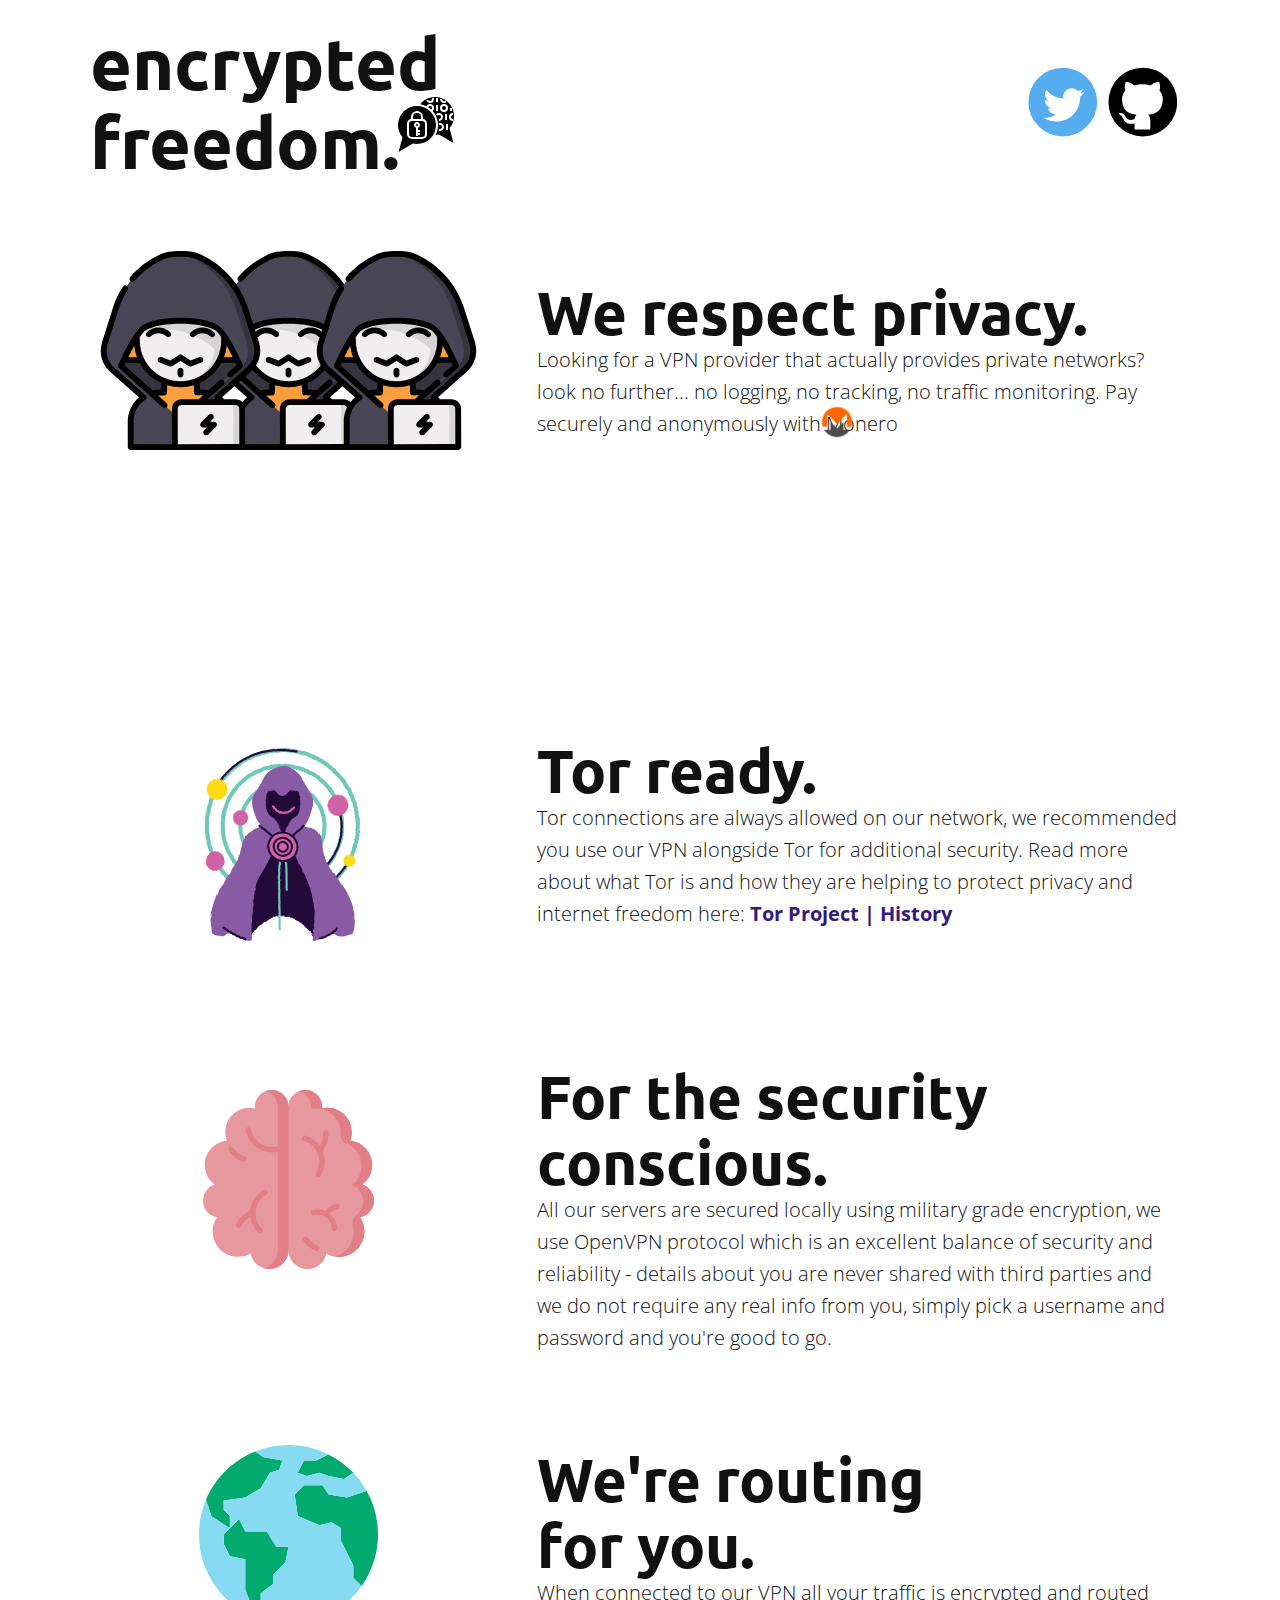
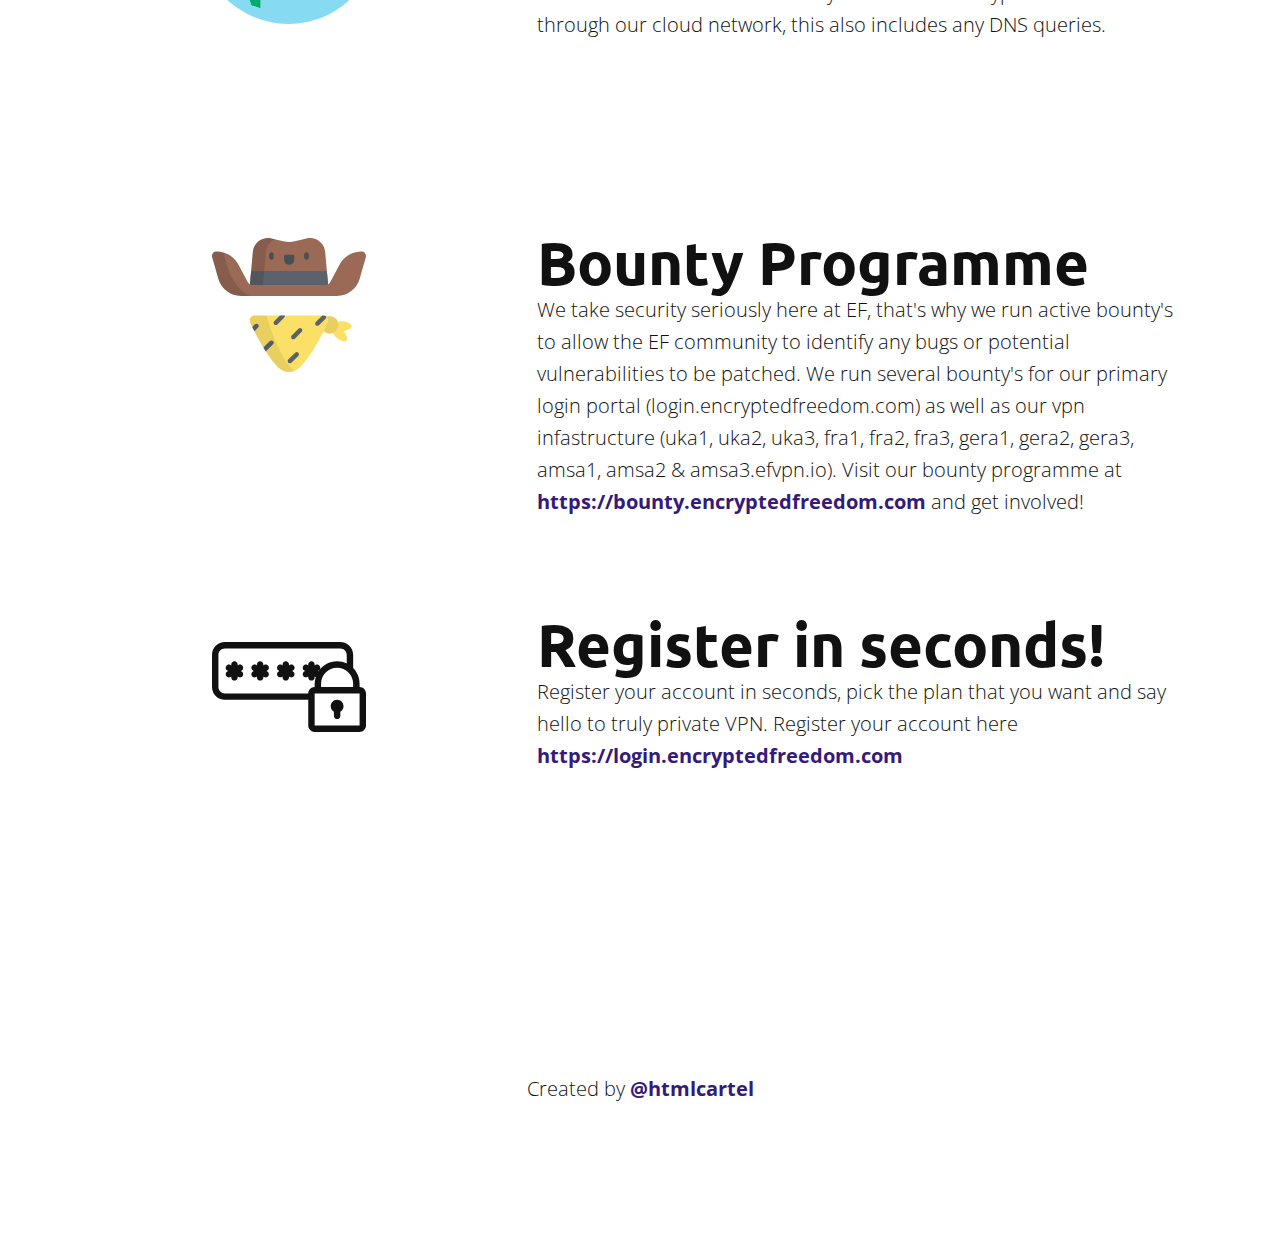
<file: index.html>
<!DOCTYPE html>
<html style="font-size: 16px;"><head>
    <meta name="viewport" content="width=device-width, initial-scale=1.0">
    <meta charset="utf-8">
    <meta name="keywords" content="VPN encryption ssl https ">
    <meta name="description" content="VPN provider that you can trust, providing truly private VPN. Connect anywhere, anytime. No snooping, tracking or traffic monitoring. Pay anonymously and securely using Monero.">
    <meta name="page_type" content="np-template-header-footer-from-plugin">
    <meta property="og:title" content="encrypted freedom VPN">
    <meta property="og:description" content="VPN provider that you can trust, providing truly private VPN. Connect anywhere, anytime. No snooping, tracking or traffic monitoring. Pay anonymously and securely using Monero.">
    <meta property="og:image" content="https://encryptedfreedom.com/images/header.PNG">
    <meta property="og:url" content="https://encryptedfreedom.com">
    <title>encrypted freedom VPN</title>
    <link rel="stylesheet" href="main.css" media="screen">
<link rel="stylesheet" href="encrypted-freedom-VPN.css" media="screen">
    <script class="u-script" type="text/javascript" src="jquery.js" defer=""></script>
    <script class="u-script" type="text/javascript" src="main.js" defer=""></script>
    <link id="u-theme-google-font" rel="stylesheet" href="https://fonts.googleapis.com/css?family=Open+Sans:300,300i,400,400i,600,600i,700,700i,800,800i">
    <link id="u-page-google-font" rel="stylesheet" href="https://fonts.googleapis.com/css?family=Ubuntu:300,300i,400,400i,500,500i,700,700i">
    
    
    
    
    
    
    
    <script type="application/ld+json">{
		"@context": "http://schema.org",
		"@type": "Organization",
		"name": "encrypted freedom VPN",
		"sameAs": [
				"https://twitter.com/efvpn",
				"https://github.com/encryptedfreedomvpn"
		]
}</script>
    <meta name="theme-color" content="#b9dfdf">
    <meta name="twitter:site" content="@">
    <meta name="twitter:card" content="summary_large_image">
    <meta name="twitter:title" content="encrypted freedom VPN">
    <meta name="twitter:description" content="encrypted freedom VPN">
    <meta property="og:type" content="website">
  </head>
  <body data-home-page="encrypted-freedom-VPN.html" data-home-page-title="encrypted freedom VPN" class="u-body"><header class="u-align-center-sm u-align-center-xs u-clearfix u-header u-header" id="sec-edd5"><div class="u-clearfix u-sheet u-sheet-1">
        <div class="u-social-icons u-spacing-10 u-social-icons-1">
          <a class="u-social-url" title="twitter" target="_blank" href="https://twitter.com/efvpn"><span class="u-icon u-social-icon u-social-twitter u-text-black u-icon-1"><svg class="u-svg-link" preserveAspectRatio="xMidYMin slice" viewBox="0 0 112 112" style=""><use xmlns:xlink="http://www.w3.org/1999/xlink" xlink:href="#svg-7686"></use></svg><svg class="u-svg-content" viewBox="0 0 112 112" x="0" y="0" id="svg-7686"><circle fill="currentColor" class="st0" cx="56.1" cy="56.1" r="55"></circle><path fill="#FFFFFF" d="M83.8,47.3c0,0.6,0,1.2,0,1.7c0,17.7-13.5,38.2-38.2,38.2C38,87.2,31,85,25,81.2c1,0.1,2.1,0.2,3.2,0.2
            c6.3,0,12.1-2.1,16.7-5.7c-5.9-0.1-10.8-4-12.5-9.3c0.8,0.2,1.7,0.2,2.5,0.2c1.2,0,2.4-0.2,3.5-0.5c-6.1-1.2-10.8-6.7-10.8-13.1
            c0-0.1,0-0.1,0-0.2c1.8,1,3.9,1.6,6.1,1.7c-3.6-2.4-6-6.5-6-11.2c0-2.5,0.7-4.8,1.8-6.7c6.6,8.1,16.5,13.5,27.6,14
            c-0.2-1-0.3-2-0.3-3.1c0-7.4,6-13.4,13.4-13.4c3.9,0,7.3,1.6,9.8,4.2c3.1-0.6,5.9-1.7,8.5-3.3c-1,3.1-3.1,5.8-5.9,7.4
            c2.7-0.3,5.3-1,7.7-2.1C88.7,43,86.4,45.4,83.8,47.3z"></path></svg></span>
          </a>
          <a class="u-social-url" target="_blank" title="Github" href="https://github.com/encryptedfreedomvpn"><span class="u-icon u-social-github u-social-icon u-text-black u-icon-2"><svg class="u-svg-link" preserveAspectRatio="xMidYMin slice" viewBox="0 0 112 112" style=""><use xmlns:xlink="http://www.w3.org/1999/xlink" xlink:href="#svg-e44c"></use></svg><svg class="u-svg-content" viewBox="0 0 112 112" x="0" y="0" id="svg-e44c"><circle fill="currentColor" cx="56.1" cy="56.1" r="55"></circle><path fill="#FFFFFF" d="M88,51.3c0-5.5-1.9-10.2-5.3-13.7c0.6-1.3,2.3-6.5-0.5-13.5c0,0-4.2-1.4-14,5.3c-4.1-1.1-8.4-1.7-12.7-1.8
	c-4.3,0-8.7,0.6-12.7,1.8c-9.7-6.6-14-5.3-14-5.3c-2.8,7-1,12.2-0.5,13.5C25,41.2,23,45.7,23,51.3c0,19.6,11.9,23.9,23.3,25.2
	c-1.5,1.3-2.8,3.5-3.2,6.8c-3,1.3-10.2,3.6-14.9-4.3c0,0-2.7-4.9-7.8-5.3c0,0-5-0.1-0.4,3.1c0,0,3.3,1.6,5.6,7.5c0,0,3,9.1,17.2,6
	c0,4.3,0.1,8.3,0.1,9.5h25.2c0-1.7,0.1-7.2,0.1-14c0-4.7-1.7-7.9-3.4-9.4C76,75.2,88,70.9,88,51.3z"></path></svg></span>
          </a>
        </div>
        <div class="u-container-style u-group u-group-1">
          <div class="u-container-layout">
            <h1 class="u-custom-font u-font-ubuntu u-text u-text-default u-text-1">encrypted<br>freedom.
            </h1><span class="u-icon u-icon-circle u-text-black u-icon-3"><svg class="u-svg-link" preserveAspectRatio="xMidYMin slice" viewBox="0 0 64 64" style=""><use xmlns:xlink="http://www.w3.org/1999/xlink" xlink:href="#svg-f79f"></use></svg><svg class="u-svg-content" viewBox="0 0 64 64" id="svg-f79f"><g id="Data_encryption"><path d="M28,28H18a3,3,0,0,0-3,3V41a3,3,0,0,0,3,3H28a3,3,0,0,0,3-3V31A3,3,0,0,0,28,28ZM26,42,24,42V43H22V34.816a3,3,0,1,1,2,0V37h2v2H24v.995L26,40Z"></path><circle cx="50" cy="15" r="2"></circle><path d="M23,13A19.021,19.021,0,0,0,4,32,18.725,18.725,0,0,0,8.141,43.825a1,1,0,0,1,.186.88l-3.741,14.2,13.9-8.179a1,1,0,0,1,.71-.117A18.786,18.786,0,0,0,23,51a19,19,0,0,0,0-38ZM33,41a5.006,5.006,0,0,1-5,5H18a5.006,5.006,0,0,1-5-5V31a5.009,5.009,0,0,1,4-4.9V24a6,6,0,0,1,12,0v2.1A5.009,5.009,0,0,1,33,31Z"></path><path d="M38,15a2,2,0,0,0-2-2,1.974,1.974,0,0,0-1.843,1.241,21.155,21.155,0,0,1,3.05,2.339A1.981,1.981,0,0,0,38,15Z"></path><circle cx="23" cy="32" r="1"></circle><path d="M27,24a4,4,0,0,0-8,0v2h8Z"></path><path d="M44.808,41.619a.988.988,0,0,1,.709.109l13.9,8.179-3.741-14.2a.981.981,0,0,1,.2-.869l-.014-.011A18.725,18.725,0,0,0,60,23,18.988,18.988,0,0,0,26.084,11.253a20.791,20.791,0,0,1,6.32,2,4,4,0,1,1,6.21,4.757A20.911,20.911,0,0,1,41.462,42a18.57,18.57,0,0,0,3.345-.39ZM56,15h2v3H56Zm3,5v2a2,2,0,0,0,0,4v2a4,4,0,0,1,0-8ZM36,10a4.005,4.005,0,0,1-3.773-2.667l1.886-.666a2,2,0,0,0,3.775-1.334l1.884-.666A3.957,3.957,0,0,1,40,6,4,4,0,0,1,36,10ZM54,37H52V31h2ZM51,27V21h2v6ZM48,6a2,2,0,0,0,3.332,1.494l1.336,1.488A4,4,0,0,1,46,6Zm2,5a4,4,0,1,1-4,4A4,4,0,0,1,50,11ZM42,5h2V9H42Zm0,7h2v6H42Zm1.509,10.667-1.49-1.334A4,4,0,1,1,45,28V26a2,2,0,1,0-1.491-3.333ZM46,32a2,2,0,0,0-.666.113l-.668-1.884a4,4,0,1,1,0,7.542l.668-1.884A2,2,0,1,0,46,32Z"></path>
</g></svg></span>
          </div>
        </div>
      </div></header>
    <section class="u-clearfix u-section-1" id="sec-2578">
      <div class="u-clearfix u-sheet u-valign-middle u-sheet-1">
        <div class="u-clearfix u-expanded-width u-gutter-0 u-layout-wrap u-layout-wrap-1">
          <div class="u-layout">
            <div class="u-layout-row">
              <div class="u-align-left u-container-style u-layout-cell u-left-cell u-size-23 u-layout-cell-1">
                <div class="u-container-layout u-container-layout-1"><span class="u-icon u-icon-circle u-text-black u-icon-1"><svg class="u-svg-link" preserveAspectRatio="xMidYMin slice" viewBox="0 0 511.999 511.999" style=""><use xmlns:xlink="http://www.w3.org/1999/xlink" xlink:href="#svg-d3d8"></use></svg><svg class="u-svg-content" viewBox="0 0 511.999 511.999" x="0px" y="0px" id="svg-d3d8" style="enable-background:new 0 0 511.999 511.999;"><path style="fill:#484655;" d="M450.587,236.227l-27.921-87.283c-18.422-57.59-59.575-105.351-114.177-131.328  c-6.469-3.077-12.258-5.422-16.897-6.656c-17.401-4.631-54.642-4.567-72.027,0.124c-4.635,1.251-10.416,3.615-16.875,6.715  c-54.512,26.163-95.501,74.065-113.725,131.719l-27.621,87.378c-7.779,24.607-0.315,51.486,19.038,68.559l80.534,71.048  c-19.968,13.54-33.091,36.417-33.091,62.361v65.636h256.35v-65.636c0-25.933-13.112-48.8-33.066-62.343l80.678-71.669  C451.079,287.712,458.451,260.807,450.587,236.227z"></path><g><path style="fill:#35343F;" d="M450.587,236.227l-27.921-87.283c-18.422-57.59-59.575-105.351-114.177-131.328   c-6.469-3.077-12.258-5.422-16.897-6.656c-11.18-2.976-30.547-4.009-47.579-3.127c9.158,0.479,17.587,1.519,23.626,3.127   c4.639,1.234,10.429,3.579,16.897,6.656c54.601,25.977,95.755,73.738,114.177,131.328l27.921,87.283   c7.863,24.58,0.491,51.485-18.802,68.624l-80.678,71.669c19.954,13.542,33.066,36.41,33.066,62.343V504.5h23.954v-65.636   c0-25.933-13.112-48.8-33.066-62.343l80.678-71.669C451.079,287.712,458.451,260.807,450.587,236.227z"></path><path style="fill:#35343F;" d="M408.991,295.611L255.999,433.973L103.007,295.611c0,0,1.23-2.9,3.41-7.72   c4.76-10.529,13.999-30.238,24.669-48.887c4.11-7.2,8.44-14.249,12.809-20.549c7.21-10.409,14.509-18.779,21.109-22.439   c39.778-22.089,142.212-22.089,181.99,0c6.6,3.66,13.899,12.029,21.109,22.439c4.37,6.3,8.7,13.349,12.809,20.549   c10.669,18.649,19.909,38.358,24.669,48.887C407.761,292.711,408.991,295.611,408.991,295.611z"></path>
</g><g><path style="fill:#FA9E3E;" d="M298.097,363.877v-96.136h-84.195v96.28l-10.641,0.018c-7.36,0.013-14.463,1.099-21.184,3.078   l73.923,66.854l74.228-67.13c-6.706-1.942-13.786-2.997-21.119-2.984L298.097,363.877z"></path><path style="fill:#FA9E3E;" d="M400.424,276.752c-5.047-10.658-11.911-24.464-19.512-37.748   c-2.941-5.152-5.995-10.221-9.094-14.999h-35.033v56.607h49.367C391.362,280.612,396.235,279.203,400.424,276.752z"></path><path style="fill:#FA9E3E;" d="M131.086,239.004c-7.601,13.284-14.465,27.09-19.512,37.748c4.189,2.451,9.063,3.86,14.272,3.86   h49.367v-56.607H140.18C137.081,228.783,134.027,233.852,131.086,239.004z"></path>
</g><path style="fill:#F0EEEE;" d="M346.994,196.016c-39.778-22.089-142.212-22.089-181.99,0c-6.6,3.66-13.899,12.029-21.109,22.439  v12.239c0,17.939,4.21,34.888,11.699,49.917c18.359,36.858,56.427,62.187,100.405,62.187s82.045-25.329,100.404-62.187  c7.49-15.029,11.699-31.978,11.699-49.917v-12.239C360.893,208.046,353.594,199.676,346.994,196.016z"></path><g><path style="fill:#D9D4D4;" d="M346.994,196.016c-39.778-22.089-142.212-22.089-181.99,0c-4.378,2.428-9.065,6.937-13.828,12.729   c55.134-9.645,136.738-20.973,209.534,62.045c4.771-12.449,7.394-25.963,7.394-40.096v-12.239   C360.893,208.046,353.594,199.676,346.994,196.016z"></path><path style="fill:#D9D4D4;" d="M346.994,196.016c-0.718-0.399-1.462-0.788-2.22-1.172v47.512c0,53.532-41.88,97.277-94.662,100.273   c0.329,0.017,0.656,0.039,0.985,0.053c0.431,0.019,0.862,0.038,1.295,0.052c1.198,0.038,2.399,0.065,3.607,0.065l0,0   c0.004,0,0.007,0,0.011,0c1.221,0,2.436-0.027,3.648-0.066c0.335-0.011,0.668-0.024,1.002-0.038   c1.003-0.041,2.002-0.095,2.998-0.162c0.231-0.016,0.463-0.027,0.694-0.044c1.193-0.088,2.38-0.196,3.563-0.321   c0.286-0.03,0.57-0.065,0.855-0.098c0.206-0.023,0.41-0.053,0.616-0.078c0.751-0.089,1.501-0.18,2.247-0.284   c0.294-0.041,0.589-0.08,0.882-0.124c0.463-0.068,0.922-0.152,1.383-0.225c0.71-0.114,1.422-0.219,2.128-0.347   c0.154-0.028,0.307-0.06,0.461-0.088c0.563-0.104,1.121-0.223,1.681-0.336c0.462-0.093,0.927-0.179,1.387-0.277   c0.302-0.065,0.603-0.13,0.904-0.197c1.083-0.241,2.161-0.494,3.232-0.766c0.072-0.018,0.145-0.035,0.216-0.053   c1.149-0.294,2.288-0.611,3.422-0.94c0.271-0.079,0.54-0.16,0.81-0.241c0.944-0.282,1.883-0.576,2.816-0.882   c0.208-0.068,0.418-0.134,0.626-0.203c0.196-0.066,0.388-0.139,0.583-0.205c0.918-0.313,1.833-0.629,2.74-0.965   c0.192-0.071,0.383-0.146,0.574-0.218c0.936-0.353,1.866-0.717,2.791-1.094c0.241-0.098,0.482-0.195,0.722-0.295   c1.094-0.455,2.181-0.922,3.257-1.41c0.008-0.004,0.017-0.008,0.025-0.012c0.461-0.209,0.913-0.434,1.37-0.65   c0.589-0.277,1.181-0.55,1.765-0.837c0.234-0.115,0.467-0.231,0.7-0.348c0.967-0.484,1.928-0.979,2.879-1.491   c0.079-0.042,0.159-0.083,0.238-0.126c1.04-0.562,2.069-1.143,3.089-1.736c0.191-0.111,0.381-0.225,0.571-0.338   c0.868-0.512,1.729-1.036,2.583-1.571c0.17-0.106,0.341-0.211,0.51-0.319c0.999-0.634,1.987-1.281,2.964-1.945   c0.097-0.066,0.192-0.134,0.289-0.2c0.101-0.069,0.199-0.142,0.299-0.212c0.772-0.532,1.539-1.071,2.297-1.622   c0.191-0.139,0.383-0.278,0.573-0.418c0.002-0.001,0.004-0.003,0.006-0.005c1.887-1.389,3.728-2.836,5.522-4.338   c0.177-0.148,0.352-0.297,0.527-0.446c0.805-0.683,1.602-1.375,2.387-2.08c0.091-0.082,0.184-0.161,0.274-0.243   c0.203-0.183,0.398-0.375,0.6-0.56c0.671-0.615,1.341-1.231,1.997-1.862c0.127-0.123,0.253-0.247,0.38-0.371   c0.488-0.474,0.965-0.96,1.445-1.443c0.243-0.245,0.492-0.485,0.733-0.732c0.144-0.147,0.289-0.294,0.432-0.443   c0.552-0.572,1.09-1.157,1.63-1.741c0.268-0.289,0.543-0.57,0.807-0.862c0.025-0.028,0.049-0.056,0.074-0.083   c0.67-0.742,1.325-1.498,1.975-2.258c0.083-0.097,0.17-0.191,0.253-0.289c0.148-0.174,0.296-0.349,0.443-0.524   c0.004-0.004,0.007-0.009,0.011-0.013c1.506-1.793,2.957-3.634,4.35-5.521c0.004-0.005,0.008-0.01,0.012-0.016   c0.124-0.168,0.246-0.337,0.369-0.506c0.344-0.472,0.677-0.953,1.014-1.43c0.267-0.379,0.541-0.752,0.804-1.135   c0.085-0.124,0.172-0.245,0.256-0.369c0.673-0.988,1.332-1.987,1.974-2.997c0.069-0.108,0.136-0.218,0.204-0.327   c0.571-0.905,1.128-1.819,1.674-2.741c0.104-0.175,0.208-0.35,0.311-0.526c1.197-2.049,2.329-4.139,3.397-6.267   c0.005-0.009,0.01-0.018,0.014-0.028c0.104-0.207,0.207-0.414,0.309-0.622c0.3-0.607,0.592-1.219,0.881-1.833   c0.035-0.074,0.072-0.147,0.106-0.221c0.11-0.235,0.221-0.47,0.33-0.706c0.33-0.718,0.652-1.441,0.967-2.167   c0.085-0.196,0.173-0.391,0.257-0.587c0.782-1.828,1.516-3.682,2.203-5.559c0.018-0.048,0.037-0.096,0.055-0.145   c0.027-0.075,0.053-0.151,0.08-0.226c0.313-0.867,0.616-1.738,0.908-2.614c0.079-0.236,0.153-0.474,0.23-0.71   c0.236-0.723,0.466-1.449,0.688-2.178c0.085-0.28,0.168-0.562,0.251-0.843c0.165-0.559,0.322-1.121,0.479-1.684   c0.041-0.148,0.086-0.295,0.126-0.444c0.076-0.279,0.152-0.558,0.227-0.837c0.199-0.751,0.389-1.505,0.573-2.262   c0.056-0.231,0.115-0.462,0.169-0.694c0.22-0.933,0.429-1.87,0.626-2.812c0.011-0.053,0.023-0.105,0.034-0.158   c0.029-0.138,0.052-0.278,0.08-0.416c0.388-1.908,0.73-3.834,1.02-5.776c0.004-0.026,0.009-0.053,0.013-0.079   c0.02-0.137,0.038-0.274,0.058-0.411c0.057-0.393,0.104-0.789,0.157-1.183c0.067-0.502,0.139-1.003,0.199-1.507   c0.026-0.214,0.049-0.43,0.074-0.645c0.096-0.84,0.183-1.683,0.26-2.529c0.02-0.222,0.04-0.445,0.059-0.668   c0.025-0.297,0.043-0.596,0.066-0.893c0.045-0.58,0.092-1.16,0.128-1.743c0.011-0.176,0.023-0.351,0.033-0.527   c0.043-0.755,0.072-1.515,0.1-2.274c0.01-0.279,0.029-0.556,0.037-0.836c0-0.015,0.001-0.03,0.002-0.045   c0.033-1.11,0.049-2.225,0.049-3.343v-12.239C360.893,208.046,353.594,199.676,346.994,196.016z"></path>
</g><path style="fill:#F0EEEE;" d="M241.391,406.264l0.169,98.236l173.325-0.298l-0.169-98.236c-0.016-9.531-7.757-17.244-17.287-17.228  l-138.808,0.238C249.087,388.993,241.374,396.732,241.391,406.264z"></path><path style="fill:#D9D4D4;" d="M397.427,388.738l-22.677,0.039c9.531-0.016,17.271,7.697,17.287,17.228l0.169,98.236l22.677-0.039  l-0.169-98.236C414.698,396.434,406.959,388.721,397.427,388.738z"></path><path d="M457.731,233.939l-27.918-87.275C410.714,86.97,367.666,37.466,311.71,10.846c-7.227-3.441-13.345-5.84-18.194-7.137  c-18.799-5.002-57.106-4.934-75.91,0.138c-4.889,1.319-10.828,3.671-18.159,7.189c-27.995,13.433-52.527,32.249-72.914,55.926  c-2.703,3.139-2.35,7.874,0.789,10.576c3.139,2.702,7.875,2.348,10.576-0.79c19.029-22.099,41.92-39.657,68.038-52.189  c6.402-3.072,11.643-5.168,15.577-6.23c16.242-4.379,51.907-4.443,68.137-0.125c3.96,1.058,9.212,3.14,15.614,6.187  c52.23,24.85,92.42,71.083,110.262,126.845l27.918,87.274c6.952,21.739,0.421,45.58-16.636,60.735l-80.685,71.666  c-1.73,1.537-2.654,3.786-2.504,6.096c0.105,1.608,0.732,3.113,1.745,4.322l-20.008,0.034l41.497-37.53  c3.071-2.778,3.31-7.522,0.531-10.593c-2.778-3.071-7.521-3.309-10.593-0.531l-28.6,25.867c-6.209-1.463-12.574-2.216-18.989-2.216  c-0.036,0-0.073,0-0.11,0l-3.497,0.007v-16.817c23.514-10.712,42.903-28.739,55.333-51.436h25.224c3.592,0,7.146-0.56,10.549-1.609  c0.756,1.64,1.444,3.147,2.046,4.48c0.443,0.979,0.847,1.879,1.208,2.69l-20.92,18.919c-3.071,2.778-3.31,7.522-0.531,10.592  c2.779,3.074,7.522,3.311,10.593,0.532l24.925-22.542c2.369-2.143,3.121-5.552,1.873-8.492c-0.052-0.122-1.29-3.036-3.48-7.879  c-4.885-10.807-12.137-26.118-20.524-41.508c-0.023-0.042-0.046-0.085-0.069-0.127c-0.396-0.726-0.793-1.451-1.194-2.176  c-0.211-0.383-0.424-0.766-0.637-1.149c-0.301-0.541-0.601-1.083-0.905-1.623c-0.549-0.979-1.102-1.957-1.66-2.933  c-0.729-1.278-1.454-2.525-2.176-3.757c-0.126-0.215-0.252-0.429-0.379-0.643c-3.659-6.21-7.217-11.821-10.602-16.703  c-8.792-12.693-16.523-20.781-23.634-24.724c-19.744-10.964-55.122-17.51-94.636-17.51s-74.892,6.546-94.632,17.508  c-0.889,0.493-1.788,1.051-2.697,1.674c-6.365,4.364-13.246,11.944-20.94,23.052c-0.001,0.001-0.001,0.002-0.001,0.003  c-3.379,4.872-6.927,10.466-10.573,16.654c-0.141,0.238-0.281,0.476-0.422,0.716c-0.686,1.171-1.375,2.356-2.068,3.569  c-0.03,0.052-0.06,0.102-0.09,0.155c-0.567,0.992-1.129,1.986-1.687,2.981c-0.27,0.481-0.537,0.962-0.805,1.443  c-0.252,0.454-0.504,0.906-0.754,1.36c-0.372,0.674-0.741,1.346-1.109,2.02c-0.063,0.115-0.125,0.23-0.188,0.345  c-8.357,15.347-15.581,30.597-20.45,41.371c-2.191,4.845-3.429,7.76-3.481,7.882c-1.248,2.94-0.496,6.349,1.873,8.491  l112.011,101.299c1.435,1.298,3.235,1.938,5.028,1.938c2.046,0,4.085-0.832,5.565-2.47c2.778-3.071,2.54-7.814-0.532-10.592  l-21.696-19.621c1.634-0.122,3.273-0.187,4.916-0.191l10.639-0.011c4.139-0.004,7.492-3.36,7.492-7.5v-18.815  c11.16,3.376,22.755,5.087,34.598,5.087c11.844,0,23.439-1.711,34.598-5.087v18.666c0,1.991,0.792,3.901,2.201,5.309  c1.407,1.403,3.313,2.191,5.299,2.191c0.005,0,0.01,0,0.014,0l11.006-0.021c1.594,0.002,3.18,0.058,4.757,0.167l-10.919,9.876  l-44.351,0.076c-13.654,0.029-24.741,11.156-24.712,24.802l0.157,90.723h-98.722v-58.137c0-22.509,11.139-43.499,29.797-56.149  c1.92-1.302,3.129-3.418,3.276-5.731c0.147-2.315-0.784-4.566-2.523-6.101L85.34,299.828  c-17.107-15.092-23.721-38.908-16.849-60.673L96.12,151.78c5.734-18.142,13.847-35.429,24.114-51.378  c2.242-3.483,1.236-8.124-2.247-10.365s-8.124-1.236-10.365,2.247c-10.986,17.068-19.668,35.565-25.803,54.976l-27.63,87.377  c-8.658,27.42-0.324,57.425,21.229,76.438l73.703,65.027c-18.18,15.643-28.794,38.477-28.794,62.762V504.5  c0,4.143,3.358,7.5,7.5,7.5h113.734h0.013h142.599c0.655,0,1.286-0.092,1.891-0.25l28.829-0.05c1.989-0.003,3.896-0.797,5.301-2.206  c1.404-1.408,2.191-3.317,2.188-5.307l-0.17-98.23c-0.007-6.613-2.591-12.826-7.275-17.496c-4.675-4.659-10.882-7.225-17.489-7.225  c-0.009,0-0.02,0-0.028,0l-29.061,0.05c-1.749-1.81-3.576-3.546-5.486-5.191l73.9-65.639  C458.262,291.361,466.49,261.326,457.731,233.939z M386.152,273.111h-18.279c0.105-0.277,0.199-0.556,0.302-0.834  c0.245-0.657,0.484-1.316,0.716-1.977c0.17-0.483,0.338-0.967,0.502-1.453c0.229-0.677,0.449-1.357,0.665-2.038  c0.15-0.473,0.301-0.946,0.445-1.421c0.215-0.709,0.419-1.42,0.621-2.133c0.127-0.451,0.258-0.9,0.38-1.352  c0.208-0.772,0.403-1.547,0.595-2.323c0.098-0.396,0.203-0.791,0.297-1.188c0.228-0.962,0.44-1.929,0.644-2.898  c0.045-0.214,0.097-0.426,0.14-0.641c0.244-1.192,0.469-2.389,0.677-3.59c0.047-0.273,0.085-0.549,0.13-0.822  c0.152-0.92,0.299-1.841,0.43-2.766c0.061-0.428,0.11-0.857,0.166-1.286c0.101-0.777,0.2-1.554,0.286-2.334  c0.015-0.139,0.036-0.276,0.051-0.415c0.179,0.314,0.356,0.629,0.534,0.944c0.456,0.807,0.91,1.613,1.358,2.421  c0.232,0.417,0.461,0.833,0.691,1.25c0.453,0.821,0.902,1.64,1.347,2.458c0.233,0.429,0.465,0.857,0.696,1.286  c0.423,0.784,0.842,1.566,1.257,2.345c0.249,0.468,0.498,0.936,0.745,1.402c0.371,0.701,0.735,1.396,1.098,2.089  c0.287,0.548,0.574,1.097,0.857,1.642c0.286,0.552,0.566,1.097,0.847,1.643c0.345,0.671,0.692,1.344,1.03,2.008  c0.176,0.345,0.345,0.681,0.519,1.023c0.428,0.844,0.855,1.688,1.271,2.517c0.028,0.055,0.054,0.109,0.082,0.164  c1.009,2.015,1.98,3.981,2.91,5.887C388.847,272.98,387.504,273.111,386.152,273.111z M144.126,273.111h-18.28  c-1.351,0-2.694-0.132-4.01-0.39c1.382-2.831,2.857-5.8,4.407-8.853c0.11-0.216,0.216-0.428,0.327-0.645  c0.39-0.765,0.788-1.54,1.187-2.314c0.228-0.443,0.454-0.883,0.686-1.33c0.327-0.631,0.66-1.267,0.992-1.902  c0.317-0.606,0.635-1.213,0.958-1.824c0.286-0.542,0.576-1.085,0.865-1.629c0.375-0.704,0.754-1.411,1.136-2.12  c0.266-0.493,0.532-0.985,0.8-1.478c0.408-0.75,0.82-1.502,1.235-2.254c0.265-0.481,0.53-0.962,0.797-1.442  c0.409-0.736,0.824-1.472,1.239-2.207c0.204-0.361,0.407-0.722,0.612-1.082c0.015,0.145,0.037,0.288,0.053,0.432  c0.083,0.757,0.18,1.51,0.278,2.264c0.058,0.45,0.111,0.901,0.174,1.35c0.126,0.894,0.269,1.784,0.415,2.674  c0.05,0.304,0.092,0.609,0.145,0.912c0.206,1.196,0.431,2.387,0.674,3.574c0.049,0.24,0.106,0.478,0.157,0.717  c0.199,0.943,0.404,1.884,0.627,2.821c0.097,0.409,0.204,0.815,0.305,1.223c0.19,0.766,0.382,1.531,0.587,2.292  c0.123,0.457,0.255,0.911,0.384,1.366c0.201,0.708,0.403,1.416,0.617,2.12c0.144,0.476,0.295,0.95,0.446,1.425  c0.216,0.681,0.437,1.361,0.665,2.038c0.163,0.483,0.33,0.964,0.499,1.445c0.234,0.666,0.475,1.329,0.722,1.992  C143.929,272.561,144.022,272.838,144.126,273.111z M203.242,356.538c-6.467,0.017-12.888,0.796-19.148,2.294l-72.051-65.16  c0.362-0.812,0.765-1.712,1.208-2.691c0.602-1.332,1.29-2.839,2.046-4.479c3.404,1.05,6.958,1.609,10.549,1.609h25.224  c12.431,22.7,31.821,40.727,55.332,51.436v16.987L203.242,356.538z M216.821,327.709c-0.001-0.001-0.003-0.001-0.004-0.002  c-0.033-0.013-0.067-0.026-0.101-0.039c-23.68-9.593-43.003-27.492-54.41-50.401c-7.241-14.529-10.912-30.198-10.912-46.572v-6.689  v-3.174c0.058-0.081,0.118-0.168,0.175-0.249c0.245-0.343,0.484-0.669,0.724-1c0.286-0.393,0.572-0.789,0.851-1.165  c0.239-0.322,0.472-0.63,0.706-0.94c0.269-0.357,0.539-0.715,0.802-1.057c0.231-0.3,0.456-0.587,0.682-0.875  c0.255-0.325,0.509-0.649,0.758-0.959c0.221-0.276,0.438-0.542,0.654-0.807c0.242-0.297,0.483-0.59,0.719-0.873  c0.211-0.253,0.419-0.498,0.625-0.739c0.23-0.27,0.458-0.535,0.682-0.792c0.201-0.23,0.399-0.455,0.596-0.675  c0.218-0.244,0.432-0.481,0.644-0.713c0.191-0.209,0.381-0.414,0.567-0.613c0.207-0.22,0.409-0.434,0.61-0.642  c0.18-0.187,0.359-0.372,0.534-0.549c0.197-0.2,0.39-0.391,0.581-0.579c0.168-0.165,0.336-0.331,0.499-0.487  c0.187-0.18,0.37-0.35,0.551-0.518c0.157-0.146,0.315-0.294,0.468-0.432c0.178-0.161,0.351-0.312,0.523-0.462  c0.145-0.126,0.291-0.255,0.431-0.374c0.171-0.145,0.334-0.278,0.499-0.412c0.133-0.108,0.268-0.22,0.396-0.322  c0.161-0.128,0.315-0.243,0.47-0.361c0.122-0.092,0.246-0.189,0.364-0.276c0.157-0.115,0.306-0.218,0.456-0.323  c0.105-0.073,0.214-0.152,0.315-0.221c0.163-0.11,0.316-0.206,0.47-0.304c0.081-0.051,0.166-0.109,0.244-0.157  c0.228-0.14,0.447-0.268,0.655-0.384c37.555-20.853,137.154-20.852,174.711,0.002c0.209,0.116,0.429,0.245,0.657,0.385  c0.069,0.042,0.144,0.093,0.214,0.138c0.163,0.103,0.327,0.207,0.499,0.323c0.094,0.064,0.196,0.137,0.293,0.205  c0.158,0.11,0.316,0.219,0.481,0.341c0.108,0.079,0.223,0.169,0.334,0.253c0.165,0.125,0.329,0.248,0.501,0.384  c0.121,0.095,0.247,0.201,0.372,0.302c0.172,0.14,0.344,0.28,0.523,0.432c0.133,0.113,0.271,0.235,0.408,0.354  c0.181,0.158,0.362,0.316,0.549,0.486c0.143,0.129,0.291,0.268,0.438,0.404c0.192,0.178,0.385,0.358,0.583,0.549  c0.152,0.146,0.309,0.3,0.465,0.454c0.204,0.2,0.409,0.404,0.619,0.617c0.162,0.164,0.327,0.336,0.493,0.508  c0.215,0.223,0.433,0.452,0.655,0.69c0.172,0.183,0.346,0.372,0.521,0.564c0.228,0.249,0.459,0.505,0.693,0.768  c0.181,0.203,0.363,0.41,0.548,0.621c0.24,0.275,0.484,0.559,0.732,0.849c0.191,0.224,0.383,0.45,0.577,0.683  c0.252,0.302,0.51,0.616,0.769,0.934c0.2,0.246,0.401,0.492,0.606,0.747c0.265,0.331,0.537,0.677,0.81,1.025  c0.21,0.268,0.419,0.534,0.633,0.812c0.279,0.363,0.566,0.743,0.853,1.124c0.218,0.29,0.435,0.576,0.658,0.876  c0.296,0.4,0.6,0.82,0.905,1.238c0.223,0.308,0.444,0.609,0.672,0.928c0.061,0.085,0.125,0.178,0.186,0.264v3.174v6.689  c0,3.07-0.129,6.116-0.387,9.133c-0.192,2.246-0.462,4.474-0.796,6.688c-0.862,5.72-2.189,11.331-3.991,16.81  c-1.563,4.75-3.477,9.4-5.74,13.94c-0.001,0.002-0.001,0.004-0.002,0.005c-11.406,22.907-30.729,40.805-54.415,50.399  c-12.464,5.063-25.679,7.629-39.275,7.629C242.44,335.299,229.26,332.745,216.821,327.709z M397.439,396.235  c0.004,0,0.007,0,0.011,0c2.604,0,5.053,1.012,6.897,2.849c1.845,1.839,2.861,4.285,2.864,6.894l0.157,90.734l-23.153,0.04  c-0.014,0-0.029-0.002-0.043-0.002c-0.012,0-0.024,0.002-0.036,0.002l-135.09,0.235l-0.157-90.738  c-0.011-5.378,4.361-9.762,9.742-9.773l47.191-0.081c0.008,0,0.017,0.001,0.025,0.001c0.01,0,0.02-0.001,0.03-0.001l59.156-0.102  c0.024,0,0.048,0.004,0.072,0.004c0.03,0,0.06-0.004,0.091-0.004L397.439,396.235z"></path><path d="M255.999,300.511c-4.142,0-7.5,3.357-7.5,7.5v9.999c0,4.143,3.358,7.5,7.5,7.5c4.143,0,7.5-3.357,7.5-7.5v-9.999  C263.499,303.868,260.142,300.511,255.999,300.511z"></path><path d="M314.531,277.43c-1.435-3.885-5.747-5.871-9.633-4.437l-23.05,8.514L260.05,267.51c-2.468-1.583-5.634-1.585-8.104,0.001  l-21.797,13.995l-23.05-8.514c-3.886-1.435-8.199,0.551-9.633,4.437c-1.435,3.886,0.552,8.199,4.437,9.633l26.556,9.808  c2.208,0.815,4.671,0.549,6.651-0.725l20.89-13.412l20.891,13.413c1.225,0.786,2.633,1.189,4.052,1.189  c0.876,0,1.756-0.153,2.599-0.465l26.556-9.808C313.981,285.629,315.967,281.315,314.531,277.43z"></path><path d="M292.801,219.651c10.858-10.86,28.531-10.86,39.391,0c1.465,1.464,3.385,2.196,5.304,2.196c1.919,0,3.839-0.732,5.304-2.196  c2.929-2.93,2.929-7.678,0-10.606c-16.71-16.708-43.894-16.708-60.604,0c-2.929,2.93-2.929,7.678,0,10.606  C285.123,222.579,289.871,222.579,292.801,219.651z"></path><path d="M219.198,219.651c1.464,1.464,3.384,2.196,5.303,2.196s3.839-0.732,5.303-2.197c2.929-2.929,2.929-7.678,0-10.605  c-16.708-16.708-43.895-16.708-60.603,0c-2.929,2.929-2.929,7.678,0,10.605c2.929,2.93,7.678,2.929,10.605,0.001  C190.667,208.791,208.339,208.791,219.198,219.651z"></path><path d="M342.088,439.119h-9.797l7.102-7.101c2.929-2.93,2.929-7.678,0-10.606c-2.93-2.928-7.678-2.928-10.607,0l-19.903,19.903  c-2.145,2.145-2.786,5.371-1.625,8.174c1.16,2.803,3.896,4.63,6.929,4.63h9.796l-7.1,7.1c-2.93,2.929-2.93,7.678-0.001,10.606  c1.465,1.465,3.384,2.197,5.304,2.197c1.919,0,3.839-0.732,5.303-2.196l19.903-19.902c2.146-2.146,2.787-5.371,1.626-8.174  C347.856,440.946,345.121,439.119,342.088,439.119z"></path></svg></span><span class="u-icon u-icon-circle u-text-black u-icon-2"><svg class="u-svg-link" preserveAspectRatio="xMidYMin slice" viewBox="0 0 511.999 511.999" style=""><use xmlns:xlink="http://www.w3.org/1999/xlink" xlink:href="#svg-f3a2"></use></svg><svg class="u-svg-content" viewBox="0 0 511.999 511.999" x="0px" y="0px" id="svg-f3a2" style="enable-background:new 0 0 511.999 511.999;"><path style="fill:#484655;" d="M450.587,236.227l-27.921-87.283c-18.422-57.59-59.575-105.351-114.177-131.328  c-6.469-3.077-12.258-5.422-16.897-6.656c-17.401-4.631-54.642-4.567-72.027,0.124c-4.635,1.251-10.416,3.615-16.875,6.715  c-54.512,26.163-95.501,74.065-113.725,131.719l-27.621,87.378c-7.779,24.607-0.315,51.486,19.038,68.559l80.534,71.048  c-19.968,13.54-33.091,36.417-33.091,62.361v65.636h256.35v-65.636c0-25.933-13.112-48.8-33.066-62.343l80.678-71.669  C451.079,287.712,458.451,260.807,450.587,236.227z"></path><g><path style="fill:#35343F;" d="M450.587,236.227l-27.921-87.283c-18.422-57.59-59.575-105.351-114.177-131.328   c-6.469-3.077-12.258-5.422-16.897-6.656c-11.18-2.976-30.547-4.009-47.579-3.127c9.158,0.479,17.587,1.519,23.626,3.127   c4.639,1.234,10.429,3.579,16.897,6.656c54.601,25.977,95.755,73.738,114.177,131.328l27.921,87.283   c7.863,24.58,0.491,51.485-18.802,68.624l-80.678,71.669c19.954,13.542,33.066,36.41,33.066,62.343V504.5h23.954v-65.636   c0-25.933-13.112-48.8-33.066-62.343l80.678-71.669C451.079,287.712,458.451,260.807,450.587,236.227z"></path><path style="fill:#35343F;" d="M408.991,295.611L255.999,433.973L103.007,295.611c0,0,1.23-2.9,3.41-7.72   c4.76-10.529,13.999-30.238,24.669-48.887c4.11-7.2,8.44-14.249,12.809-20.549c7.21-10.409,14.509-18.779,21.109-22.439   c39.778-22.089,142.212-22.089,181.99,0c6.6,3.66,13.899,12.029,21.109,22.439c4.37,6.3,8.7,13.349,12.809,20.549   c10.669,18.649,19.909,38.358,24.669,48.887C407.761,292.711,408.991,295.611,408.991,295.611z"></path>
</g><g><path style="fill:#FA9E3E;" d="M298.097,363.877v-96.136h-84.195v96.28l-10.641,0.018c-7.36,0.013-14.463,1.099-21.184,3.078   l73.923,66.854l74.228-67.13c-6.706-1.942-13.786-2.997-21.119-2.984L298.097,363.877z"></path><path style="fill:#FA9E3E;" d="M400.424,276.752c-5.047-10.658-11.911-24.464-19.512-37.748   c-2.941-5.152-5.995-10.221-9.094-14.999h-35.033v56.607h49.367C391.362,280.612,396.235,279.203,400.424,276.752z"></path><path style="fill:#FA9E3E;" d="M131.086,239.004c-7.601,13.284-14.465,27.09-19.512,37.748c4.189,2.451,9.063,3.86,14.272,3.86   h49.367v-56.607H140.18C137.081,228.783,134.027,233.852,131.086,239.004z"></path>
</g><path style="fill:#F0EEEE;" d="M346.994,196.016c-39.778-22.089-142.212-22.089-181.99,0c-6.6,3.66-13.899,12.029-21.109,22.439  v12.239c0,17.939,4.21,34.888,11.699,49.917c18.359,36.858,56.427,62.187,100.405,62.187s82.045-25.329,100.404-62.187  c7.49-15.029,11.699-31.978,11.699-49.917v-12.239C360.893,208.046,353.594,199.676,346.994,196.016z"></path><g><path style="fill:#D9D4D4;" d="M346.994,196.016c-39.778-22.089-142.212-22.089-181.99,0c-4.378,2.428-9.065,6.937-13.828,12.729   c55.134-9.645,136.738-20.973,209.534,62.045c4.771-12.449,7.394-25.963,7.394-40.096v-12.239   C360.893,208.046,353.594,199.676,346.994,196.016z"></path><path style="fill:#D9D4D4;" d="M346.994,196.016c-0.718-0.399-1.462-0.788-2.22-1.172v47.512c0,53.532-41.88,97.277-94.662,100.273   c0.329,0.017,0.656,0.039,0.985,0.053c0.431,0.019,0.862,0.038,1.295,0.052c1.198,0.038,2.399,0.065,3.607,0.065l0,0   c0.004,0,0.007,0,0.011,0c1.221,0,2.436-0.027,3.648-0.066c0.335-0.011,0.668-0.024,1.002-0.038   c1.003-0.041,2.002-0.095,2.998-0.162c0.231-0.016,0.463-0.027,0.694-0.044c1.193-0.088,2.38-0.196,3.563-0.321   c0.286-0.03,0.57-0.065,0.855-0.098c0.206-0.023,0.41-0.053,0.616-0.078c0.751-0.089,1.501-0.18,2.247-0.284   c0.294-0.041,0.589-0.08,0.882-0.124c0.463-0.068,0.922-0.152,1.383-0.225c0.71-0.114,1.422-0.219,2.128-0.347   c0.154-0.028,0.307-0.06,0.461-0.088c0.563-0.104,1.121-0.223,1.681-0.336c0.462-0.093,0.927-0.179,1.387-0.277   c0.302-0.065,0.603-0.13,0.904-0.197c1.083-0.241,2.161-0.494,3.232-0.766c0.072-0.018,0.145-0.035,0.216-0.053   c1.149-0.294,2.288-0.611,3.422-0.94c0.271-0.079,0.54-0.16,0.81-0.241c0.944-0.282,1.883-0.576,2.816-0.882   c0.208-0.068,0.418-0.134,0.626-0.203c0.196-0.066,0.388-0.139,0.583-0.205c0.918-0.313,1.833-0.629,2.74-0.965   c0.192-0.071,0.383-0.146,0.574-0.218c0.936-0.353,1.866-0.717,2.791-1.094c0.241-0.098,0.482-0.195,0.722-0.295   c1.094-0.455,2.181-0.922,3.257-1.41c0.008-0.004,0.017-0.008,0.025-0.012c0.461-0.209,0.913-0.434,1.37-0.65   c0.589-0.277,1.181-0.55,1.765-0.837c0.234-0.115,0.467-0.231,0.7-0.348c0.967-0.484,1.928-0.979,2.879-1.491   c0.079-0.042,0.159-0.083,0.238-0.126c1.04-0.562,2.069-1.143,3.089-1.736c0.191-0.111,0.381-0.225,0.571-0.338   c0.868-0.512,1.729-1.036,2.583-1.571c0.17-0.106,0.341-0.211,0.51-0.319c0.999-0.634,1.987-1.281,2.964-1.945   c0.097-0.066,0.192-0.134,0.289-0.2c0.101-0.069,0.199-0.142,0.299-0.212c0.772-0.532,1.539-1.071,2.297-1.622   c0.191-0.139,0.383-0.278,0.573-0.418c0.002-0.001,0.004-0.003,0.006-0.005c1.887-1.389,3.728-2.836,5.522-4.338   c0.177-0.148,0.352-0.297,0.527-0.446c0.805-0.683,1.602-1.375,2.387-2.08c0.091-0.082,0.184-0.161,0.274-0.243   c0.203-0.183,0.398-0.375,0.6-0.56c0.671-0.615,1.341-1.231,1.997-1.862c0.127-0.123,0.253-0.247,0.38-0.371   c0.488-0.474,0.965-0.96,1.445-1.443c0.243-0.245,0.492-0.485,0.733-0.732c0.144-0.147,0.289-0.294,0.432-0.443   c0.552-0.572,1.09-1.157,1.63-1.741c0.268-0.289,0.543-0.57,0.807-0.862c0.025-0.028,0.049-0.056,0.074-0.083   c0.67-0.742,1.325-1.498,1.975-2.258c0.083-0.097,0.17-0.191,0.253-0.289c0.148-0.174,0.296-0.349,0.443-0.524   c0.004-0.004,0.007-0.009,0.011-0.013c1.506-1.793,2.957-3.634,4.35-5.521c0.004-0.005,0.008-0.01,0.012-0.016   c0.124-0.168,0.246-0.337,0.369-0.506c0.344-0.472,0.677-0.953,1.014-1.43c0.267-0.379,0.541-0.752,0.804-1.135   c0.085-0.124,0.172-0.245,0.256-0.369c0.673-0.988,1.332-1.987,1.974-2.997c0.069-0.108,0.136-0.218,0.204-0.327   c0.571-0.905,1.128-1.819,1.674-2.741c0.104-0.175,0.208-0.35,0.311-0.526c1.197-2.049,2.329-4.139,3.397-6.267   c0.005-0.009,0.01-0.018,0.014-0.028c0.104-0.207,0.207-0.414,0.309-0.622c0.3-0.607,0.592-1.219,0.881-1.833   c0.035-0.074,0.072-0.147,0.106-0.221c0.11-0.235,0.221-0.47,0.33-0.706c0.33-0.718,0.652-1.441,0.967-2.167   c0.085-0.196,0.173-0.391,0.257-0.587c0.782-1.828,1.516-3.682,2.203-5.559c0.018-0.048,0.037-0.096,0.055-0.145   c0.027-0.075,0.053-0.151,0.08-0.226c0.313-0.867,0.616-1.738,0.908-2.614c0.079-0.236,0.153-0.474,0.23-0.71   c0.236-0.723,0.466-1.449,0.688-2.178c0.085-0.28,0.168-0.562,0.251-0.843c0.165-0.559,0.322-1.121,0.479-1.684   c0.041-0.148,0.086-0.295,0.126-0.444c0.076-0.279,0.152-0.558,0.227-0.837c0.199-0.751,0.389-1.505,0.573-2.262   c0.056-0.231,0.115-0.462,0.169-0.694c0.22-0.933,0.429-1.87,0.626-2.812c0.011-0.053,0.023-0.105,0.034-0.158   c0.029-0.138,0.052-0.278,0.08-0.416c0.388-1.908,0.73-3.834,1.02-5.776c0.004-0.026,0.009-0.053,0.013-0.079   c0.02-0.137,0.038-0.274,0.058-0.411c0.057-0.393,0.104-0.789,0.157-1.183c0.067-0.502,0.139-1.003,0.199-1.507   c0.026-0.214,0.049-0.43,0.074-0.645c0.096-0.84,0.183-1.683,0.26-2.529c0.02-0.222,0.04-0.445,0.059-0.668   c0.025-0.297,0.043-0.596,0.066-0.893c0.045-0.58,0.092-1.16,0.128-1.743c0.011-0.176,0.023-0.351,0.033-0.527   c0.043-0.755,0.072-1.515,0.1-2.274c0.01-0.279,0.029-0.556,0.037-0.836c0-0.015,0.001-0.03,0.002-0.045   c0.033-1.11,0.049-2.225,0.049-3.343v-12.239C360.893,208.046,353.594,199.676,346.994,196.016z"></path>
</g><path style="fill:#F0EEEE;" d="M241.391,406.264l0.169,98.236l173.325-0.298l-0.169-98.236c-0.016-9.531-7.757-17.244-17.287-17.228  l-138.808,0.238C249.087,388.993,241.374,396.732,241.391,406.264z"></path><path style="fill:#D9D4D4;" d="M397.427,388.738l-22.677,0.039c9.531-0.016,17.271,7.697,17.287,17.228l0.169,98.236l22.677-0.039  l-0.169-98.236C414.698,396.434,406.959,388.721,397.427,388.738z"></path><path d="M457.731,233.939l-27.918-87.275C410.714,86.97,367.666,37.466,311.71,10.846c-7.227-3.441-13.345-5.84-18.194-7.137  c-18.799-5.002-57.106-4.934-75.91,0.138c-4.889,1.319-10.828,3.671-18.159,7.189c-27.995,13.433-52.527,32.249-72.914,55.926  c-2.703,3.139-2.35,7.874,0.789,10.576c3.139,2.702,7.875,2.348,10.576-0.79c19.029-22.099,41.92-39.657,68.038-52.189  c6.402-3.072,11.643-5.168,15.577-6.23c16.242-4.379,51.907-4.443,68.137-0.125c3.96,1.058,9.212,3.14,15.614,6.187  c52.23,24.85,92.42,71.083,110.262,126.845l27.918,87.274c6.952,21.739,0.421,45.58-16.636,60.735l-80.685,71.666  c-1.73,1.537-2.654,3.786-2.504,6.096c0.105,1.608,0.732,3.113,1.745,4.322l-20.008,0.034l41.497-37.53  c3.071-2.778,3.31-7.522,0.531-10.593c-2.778-3.071-7.521-3.309-10.593-0.531l-28.6,25.867c-6.209-1.463-12.574-2.216-18.989-2.216  c-0.036,0-0.073,0-0.11,0l-3.497,0.007v-16.817c23.514-10.712,42.903-28.739,55.333-51.436h25.224c3.592,0,7.146-0.56,10.549-1.609  c0.756,1.64,1.444,3.147,2.046,4.48c0.443,0.979,0.847,1.879,1.208,2.69l-20.92,18.919c-3.071,2.778-3.31,7.522-0.531,10.592  c2.779,3.074,7.522,3.311,10.593,0.532l24.925-22.542c2.369-2.143,3.121-5.552,1.873-8.492c-0.052-0.122-1.29-3.036-3.48-7.879  c-4.885-10.807-12.137-26.118-20.524-41.508c-0.023-0.042-0.046-0.085-0.069-0.127c-0.396-0.726-0.793-1.451-1.194-2.176  c-0.211-0.383-0.424-0.766-0.637-1.149c-0.301-0.541-0.601-1.083-0.905-1.623c-0.549-0.979-1.102-1.957-1.66-2.933  c-0.729-1.278-1.454-2.525-2.176-3.757c-0.126-0.215-0.252-0.429-0.379-0.643c-3.659-6.21-7.217-11.821-10.602-16.703  c-8.792-12.693-16.523-20.781-23.634-24.724c-19.744-10.964-55.122-17.51-94.636-17.51s-74.892,6.546-94.632,17.508  c-0.889,0.493-1.788,1.051-2.697,1.674c-6.365,4.364-13.246,11.944-20.94,23.052c-0.001,0.001-0.001,0.002-0.001,0.003  c-3.379,4.872-6.927,10.466-10.573,16.654c-0.141,0.238-0.281,0.476-0.422,0.716c-0.686,1.171-1.375,2.356-2.068,3.569  c-0.03,0.052-0.06,0.102-0.09,0.155c-0.567,0.992-1.129,1.986-1.687,2.981c-0.27,0.481-0.537,0.962-0.805,1.443  c-0.252,0.454-0.504,0.906-0.754,1.36c-0.372,0.674-0.741,1.346-1.109,2.02c-0.063,0.115-0.125,0.23-0.188,0.345  c-8.357,15.347-15.581,30.597-20.45,41.371c-2.191,4.845-3.429,7.76-3.481,7.882c-1.248,2.94-0.496,6.349,1.873,8.491  l112.011,101.299c1.435,1.298,3.235,1.938,5.028,1.938c2.046,0,4.085-0.832,5.565-2.47c2.778-3.071,2.54-7.814-0.532-10.592  l-21.696-19.621c1.634-0.122,3.273-0.187,4.916-0.191l10.639-0.011c4.139-0.004,7.492-3.36,7.492-7.5v-18.815  c11.16,3.376,22.755,5.087,34.598,5.087c11.844,0,23.439-1.711,34.598-5.087v18.666c0,1.991,0.792,3.901,2.201,5.309  c1.407,1.403,3.313,2.191,5.299,2.191c0.005,0,0.01,0,0.014,0l11.006-0.021c1.594,0.002,3.18,0.058,4.757,0.167l-10.919,9.876  l-44.351,0.076c-13.654,0.029-24.741,11.156-24.712,24.802l0.157,90.723h-98.722v-58.137c0-22.509,11.139-43.499,29.797-56.149  c1.92-1.302,3.129-3.418,3.276-5.731c0.147-2.315-0.784-4.566-2.523-6.101L85.34,299.828  c-17.107-15.092-23.721-38.908-16.849-60.673L96.12,151.78c5.734-18.142,13.847-35.429,24.114-51.378  c2.242-3.483,1.236-8.124-2.247-10.365s-8.124-1.236-10.365,2.247c-10.986,17.068-19.668,35.565-25.803,54.976l-27.63,87.377  c-8.658,27.42-0.324,57.425,21.229,76.438l73.703,65.027c-18.18,15.643-28.794,38.477-28.794,62.762V504.5  c0,4.143,3.358,7.5,7.5,7.5h113.734h0.013h142.599c0.655,0,1.286-0.092,1.891-0.25l28.829-0.05c1.989-0.003,3.896-0.797,5.301-2.206  c1.404-1.408,2.191-3.317,2.188-5.307l-0.17-98.23c-0.007-6.613-2.591-12.826-7.275-17.496c-4.675-4.659-10.882-7.225-17.489-7.225  c-0.009,0-0.02,0-0.028,0l-29.061,0.05c-1.749-1.81-3.576-3.546-5.486-5.191l73.9-65.639  C458.262,291.361,466.49,261.326,457.731,233.939z M386.152,273.111h-18.279c0.105-0.277,0.199-0.556,0.302-0.834  c0.245-0.657,0.484-1.316,0.716-1.977c0.17-0.483,0.338-0.967,0.502-1.453c0.229-0.677,0.449-1.357,0.665-2.038  c0.15-0.473,0.301-0.946,0.445-1.421c0.215-0.709,0.419-1.42,0.621-2.133c0.127-0.451,0.258-0.9,0.38-1.352  c0.208-0.772,0.403-1.547,0.595-2.323c0.098-0.396,0.203-0.791,0.297-1.188c0.228-0.962,0.44-1.929,0.644-2.898  c0.045-0.214,0.097-0.426,0.14-0.641c0.244-1.192,0.469-2.389,0.677-3.59c0.047-0.273,0.085-0.549,0.13-0.822  c0.152-0.92,0.299-1.841,0.43-2.766c0.061-0.428,0.11-0.857,0.166-1.286c0.101-0.777,0.2-1.554,0.286-2.334  c0.015-0.139,0.036-0.276,0.051-0.415c0.179,0.314,0.356,0.629,0.534,0.944c0.456,0.807,0.91,1.613,1.358,2.421  c0.232,0.417,0.461,0.833,0.691,1.25c0.453,0.821,0.902,1.64,1.347,2.458c0.233,0.429,0.465,0.857,0.696,1.286  c0.423,0.784,0.842,1.566,1.257,2.345c0.249,0.468,0.498,0.936,0.745,1.402c0.371,0.701,0.735,1.396,1.098,2.089  c0.287,0.548,0.574,1.097,0.857,1.642c0.286,0.552,0.566,1.097,0.847,1.643c0.345,0.671,0.692,1.344,1.03,2.008  c0.176,0.345,0.345,0.681,0.519,1.023c0.428,0.844,0.855,1.688,1.271,2.517c0.028,0.055,0.054,0.109,0.082,0.164  c1.009,2.015,1.98,3.981,2.91,5.887C388.847,272.98,387.504,273.111,386.152,273.111z M144.126,273.111h-18.28  c-1.351,0-2.694-0.132-4.01-0.39c1.382-2.831,2.857-5.8,4.407-8.853c0.11-0.216,0.216-0.428,0.327-0.645  c0.39-0.765,0.788-1.54,1.187-2.314c0.228-0.443,0.454-0.883,0.686-1.33c0.327-0.631,0.66-1.267,0.992-1.902  c0.317-0.606,0.635-1.213,0.958-1.824c0.286-0.542,0.576-1.085,0.865-1.629c0.375-0.704,0.754-1.411,1.136-2.12  c0.266-0.493,0.532-0.985,0.8-1.478c0.408-0.75,0.82-1.502,1.235-2.254c0.265-0.481,0.53-0.962,0.797-1.442  c0.409-0.736,0.824-1.472,1.239-2.207c0.204-0.361,0.407-0.722,0.612-1.082c0.015,0.145,0.037,0.288,0.053,0.432  c0.083,0.757,0.18,1.51,0.278,2.264c0.058,0.45,0.111,0.901,0.174,1.35c0.126,0.894,0.269,1.784,0.415,2.674  c0.05,0.304,0.092,0.609,0.145,0.912c0.206,1.196,0.431,2.387,0.674,3.574c0.049,0.24,0.106,0.478,0.157,0.717  c0.199,0.943,0.404,1.884,0.627,2.821c0.097,0.409,0.204,0.815,0.305,1.223c0.19,0.766,0.382,1.531,0.587,2.292  c0.123,0.457,0.255,0.911,0.384,1.366c0.201,0.708,0.403,1.416,0.617,2.12c0.144,0.476,0.295,0.95,0.446,1.425  c0.216,0.681,0.437,1.361,0.665,2.038c0.163,0.483,0.33,0.964,0.499,1.445c0.234,0.666,0.475,1.329,0.722,1.992  C143.929,272.561,144.022,272.838,144.126,273.111z M203.242,356.538c-6.467,0.017-12.888,0.796-19.148,2.294l-72.051-65.16  c0.362-0.812,0.765-1.712,1.208-2.691c0.602-1.332,1.29-2.839,2.046-4.479c3.404,1.05,6.958,1.609,10.549,1.609h25.224  c12.431,22.7,31.821,40.727,55.332,51.436v16.987L203.242,356.538z M216.821,327.709c-0.001-0.001-0.003-0.001-0.004-0.002  c-0.033-0.013-0.067-0.026-0.101-0.039c-23.68-9.593-43.003-27.492-54.41-50.401c-7.241-14.529-10.912-30.198-10.912-46.572v-6.689  v-3.174c0.058-0.081,0.118-0.168,0.175-0.249c0.245-0.343,0.484-0.669,0.724-1c0.286-0.393,0.572-0.789,0.851-1.165  c0.239-0.322,0.472-0.63,0.706-0.94c0.269-0.357,0.539-0.715,0.802-1.057c0.231-0.3,0.456-0.587,0.682-0.875  c0.255-0.325,0.509-0.649,0.758-0.959c0.221-0.276,0.438-0.542,0.654-0.807c0.242-0.297,0.483-0.59,0.719-0.873  c0.211-0.253,0.419-0.498,0.625-0.739c0.23-0.27,0.458-0.535,0.682-0.792c0.201-0.23,0.399-0.455,0.596-0.675  c0.218-0.244,0.432-0.481,0.644-0.713c0.191-0.209,0.381-0.414,0.567-0.613c0.207-0.22,0.409-0.434,0.61-0.642  c0.18-0.187,0.359-0.372,0.534-0.549c0.197-0.2,0.39-0.391,0.581-0.579c0.168-0.165,0.336-0.331,0.499-0.487  c0.187-0.18,0.37-0.35,0.551-0.518c0.157-0.146,0.315-0.294,0.468-0.432c0.178-0.161,0.351-0.312,0.523-0.462  c0.145-0.126,0.291-0.255,0.431-0.374c0.171-0.145,0.334-0.278,0.499-0.412c0.133-0.108,0.268-0.22,0.396-0.322  c0.161-0.128,0.315-0.243,0.47-0.361c0.122-0.092,0.246-0.189,0.364-0.276c0.157-0.115,0.306-0.218,0.456-0.323  c0.105-0.073,0.214-0.152,0.315-0.221c0.163-0.11,0.316-0.206,0.47-0.304c0.081-0.051,0.166-0.109,0.244-0.157  c0.228-0.14,0.447-0.268,0.655-0.384c37.555-20.853,137.154-20.852,174.711,0.002c0.209,0.116,0.429,0.245,0.657,0.385  c0.069,0.042,0.144,0.093,0.214,0.138c0.163,0.103,0.327,0.207,0.499,0.323c0.094,0.064,0.196,0.137,0.293,0.205  c0.158,0.11,0.316,0.219,0.481,0.341c0.108,0.079,0.223,0.169,0.334,0.253c0.165,0.125,0.329,0.248,0.501,0.384  c0.121,0.095,0.247,0.201,0.372,0.302c0.172,0.14,0.344,0.28,0.523,0.432c0.133,0.113,0.271,0.235,0.408,0.354  c0.181,0.158,0.362,0.316,0.549,0.486c0.143,0.129,0.291,0.268,0.438,0.404c0.192,0.178,0.385,0.358,0.583,0.549  c0.152,0.146,0.309,0.3,0.465,0.454c0.204,0.2,0.409,0.404,0.619,0.617c0.162,0.164,0.327,0.336,0.493,0.508  c0.215,0.223,0.433,0.452,0.655,0.69c0.172,0.183,0.346,0.372,0.521,0.564c0.228,0.249,0.459,0.505,0.693,0.768  c0.181,0.203,0.363,0.41,0.548,0.621c0.24,0.275,0.484,0.559,0.732,0.849c0.191,0.224,0.383,0.45,0.577,0.683  c0.252,0.302,0.51,0.616,0.769,0.934c0.2,0.246,0.401,0.492,0.606,0.747c0.265,0.331,0.537,0.677,0.81,1.025  c0.21,0.268,0.419,0.534,0.633,0.812c0.279,0.363,0.566,0.743,0.853,1.124c0.218,0.29,0.435,0.576,0.658,0.876  c0.296,0.4,0.6,0.82,0.905,1.238c0.223,0.308,0.444,0.609,0.672,0.928c0.061,0.085,0.125,0.178,0.186,0.264v3.174v6.689  c0,3.07-0.129,6.116-0.387,9.133c-0.192,2.246-0.462,4.474-0.796,6.688c-0.862,5.72-2.189,11.331-3.991,16.81  c-1.563,4.75-3.477,9.4-5.74,13.94c-0.001,0.002-0.001,0.004-0.002,0.005c-11.406,22.907-30.729,40.805-54.415,50.399  c-12.464,5.063-25.679,7.629-39.275,7.629C242.44,335.299,229.26,332.745,216.821,327.709z M397.439,396.235  c0.004,0,0.007,0,0.011,0c2.604,0,5.053,1.012,6.897,2.849c1.845,1.839,2.861,4.285,2.864,6.894l0.157,90.734l-23.153,0.04  c-0.014,0-0.029-0.002-0.043-0.002c-0.012,0-0.024,0.002-0.036,0.002l-135.09,0.235l-0.157-90.738  c-0.011-5.378,4.361-9.762,9.742-9.773l47.191-0.081c0.008,0,0.017,0.001,0.025,0.001c0.01,0,0.02-0.001,0.03-0.001l59.156-0.102  c0.024,0,0.048,0.004,0.072,0.004c0.03,0,0.06-0.004,0.091-0.004L397.439,396.235z"></path><path d="M255.999,300.511c-4.142,0-7.5,3.357-7.5,7.5v9.999c0,4.143,3.358,7.5,7.5,7.5c4.143,0,7.5-3.357,7.5-7.5v-9.999  C263.499,303.868,260.142,300.511,255.999,300.511z"></path><path d="M314.531,277.43c-1.435-3.885-5.747-5.871-9.633-4.437l-23.05,8.514L260.05,267.51c-2.468-1.583-5.634-1.585-8.104,0.001  l-21.797,13.995l-23.05-8.514c-3.886-1.435-8.199,0.551-9.633,4.437c-1.435,3.886,0.552,8.199,4.437,9.633l26.556,9.808  c2.208,0.815,4.671,0.549,6.651-0.725l20.89-13.412l20.891,13.413c1.225,0.786,2.633,1.189,4.052,1.189  c0.876,0,1.756-0.153,2.599-0.465l26.556-9.808C313.981,285.629,315.967,281.315,314.531,277.43z"></path><path d="M292.801,219.651c10.858-10.86,28.531-10.86,39.391,0c1.465,1.464,3.385,2.196,5.304,2.196c1.919,0,3.839-0.732,5.304-2.196  c2.929-2.93,2.929-7.678,0-10.606c-16.71-16.708-43.894-16.708-60.604,0c-2.929,2.93-2.929,7.678,0,10.606  C285.123,222.579,289.871,222.579,292.801,219.651z"></path><path d="M219.198,219.651c1.464,1.464,3.384,2.196,5.303,2.196s3.839-0.732,5.303-2.197c2.929-2.929,2.929-7.678,0-10.605  c-16.708-16.708-43.895-16.708-60.603,0c-2.929,2.929-2.929,7.678,0,10.605c2.929,2.93,7.678,2.929,10.605,0.001  C190.667,208.791,208.339,208.791,219.198,219.651z"></path><path d="M342.088,439.119h-9.797l7.102-7.101c2.929-2.93,2.929-7.678,0-10.606c-2.93-2.928-7.678-2.928-10.607,0l-19.903,19.903  c-2.145,2.145-2.786,5.371-1.625,8.174c1.16,2.803,3.896,4.63,6.929,4.63h9.796l-7.1,7.1c-2.93,2.929-2.93,7.678-0.001,10.606  c1.465,1.465,3.384,2.197,5.304,2.197c1.919,0,3.839-0.732,5.303-2.196l19.903-19.902c2.146-2.146,2.787-5.371,1.626-8.174  C347.856,440.946,345.121,439.119,342.088,439.119z"></path></svg></span><span class="u-icon u-icon-circle u-text-black u-icon-3"><svg class="u-svg-link" preserveAspectRatio="xMidYMin slice" viewBox="0 0 511.999 511.999" style=""><use xmlns:xlink="http://www.w3.org/1999/xlink" xlink:href="#svg-0675"></use></svg><svg class="u-svg-content" viewBox="0 0 511.999 511.999" x="0px" y="0px" id="svg-0675" style="enable-background:new 0 0 511.999 511.999;"><path style="fill:#484655;" d="M450.587,236.227l-27.921-87.283c-18.422-57.59-59.575-105.351-114.177-131.328  c-6.469-3.077-12.258-5.422-16.897-6.656c-17.401-4.631-54.642-4.567-72.027,0.124c-4.635,1.251-10.416,3.615-16.875,6.715  c-54.512,26.163-95.501,74.065-113.725,131.719l-27.621,87.378c-7.779,24.607-0.315,51.486,19.038,68.559l80.534,71.048  c-19.968,13.54-33.091,36.417-33.091,62.361v65.636h256.35v-65.636c0-25.933-13.112-48.8-33.066-62.343l80.678-71.669  C451.079,287.712,458.451,260.807,450.587,236.227z"></path><g><path style="fill:#35343F;" d="M450.587,236.227l-27.921-87.283c-18.422-57.59-59.575-105.351-114.177-131.328   c-6.469-3.077-12.258-5.422-16.897-6.656c-11.18-2.976-30.547-4.009-47.579-3.127c9.158,0.479,17.587,1.519,23.626,3.127   c4.639,1.234,10.429,3.579,16.897,6.656c54.601,25.977,95.755,73.738,114.177,131.328l27.921,87.283   c7.863,24.58,0.491,51.485-18.802,68.624l-80.678,71.669c19.954,13.542,33.066,36.41,33.066,62.343V504.5h23.954v-65.636   c0-25.933-13.112-48.8-33.066-62.343l80.678-71.669C451.079,287.712,458.451,260.807,450.587,236.227z"></path><path style="fill:#35343F;" d="M408.991,295.611L255.999,433.973L103.007,295.611c0,0,1.23-2.9,3.41-7.72   c4.76-10.529,13.999-30.238,24.669-48.887c4.11-7.2,8.44-14.249,12.809-20.549c7.21-10.409,14.509-18.779,21.109-22.439   c39.778-22.089,142.212-22.089,181.99,0c6.6,3.66,13.899,12.029,21.109,22.439c4.37,6.3,8.7,13.349,12.809,20.549   c10.669,18.649,19.909,38.358,24.669,48.887C407.761,292.711,408.991,295.611,408.991,295.611z"></path>
</g><g><path style="fill:#FA9E3E;" d="M298.097,363.877v-96.136h-84.195v96.28l-10.641,0.018c-7.36,0.013-14.463,1.099-21.184,3.078   l73.923,66.854l74.228-67.13c-6.706-1.942-13.786-2.997-21.119-2.984L298.097,363.877z"></path><path style="fill:#FA9E3E;" d="M400.424,276.752c-5.047-10.658-11.911-24.464-19.512-37.748   c-2.941-5.152-5.995-10.221-9.094-14.999h-35.033v56.607h49.367C391.362,280.612,396.235,279.203,400.424,276.752z"></path><path style="fill:#FA9E3E;" d="M131.086,239.004c-7.601,13.284-14.465,27.09-19.512,37.748c4.189,2.451,9.063,3.86,14.272,3.86   h49.367v-56.607H140.18C137.081,228.783,134.027,233.852,131.086,239.004z"></path>
</g><path style="fill:#F0EEEE;" d="M346.994,196.016c-39.778-22.089-142.212-22.089-181.99,0c-6.6,3.66-13.899,12.029-21.109,22.439  v12.239c0,17.939,4.21,34.888,11.699,49.917c18.359,36.858,56.427,62.187,100.405,62.187s82.045-25.329,100.404-62.187  c7.49-15.029,11.699-31.978,11.699-49.917v-12.239C360.893,208.046,353.594,199.676,346.994,196.016z"></path><g><path style="fill:#D9D4D4;" d="M346.994,196.016c-39.778-22.089-142.212-22.089-181.99,0c-4.378,2.428-9.065,6.937-13.828,12.729   c55.134-9.645,136.738-20.973,209.534,62.045c4.771-12.449,7.394-25.963,7.394-40.096v-12.239   C360.893,208.046,353.594,199.676,346.994,196.016z"></path><path style="fill:#D9D4D4;" d="M346.994,196.016c-0.718-0.399-1.462-0.788-2.22-1.172v47.512c0,53.532-41.88,97.277-94.662,100.273   c0.329,0.017,0.656,0.039,0.985,0.053c0.431,0.019,0.862,0.038,1.295,0.052c1.198,0.038,2.399,0.065,3.607,0.065l0,0   c0.004,0,0.007,0,0.011,0c1.221,0,2.436-0.027,3.648-0.066c0.335-0.011,0.668-0.024,1.002-0.038   c1.003-0.041,2.002-0.095,2.998-0.162c0.231-0.016,0.463-0.027,0.694-0.044c1.193-0.088,2.38-0.196,3.563-0.321   c0.286-0.03,0.57-0.065,0.855-0.098c0.206-0.023,0.41-0.053,0.616-0.078c0.751-0.089,1.501-0.18,2.247-0.284   c0.294-0.041,0.589-0.08,0.882-0.124c0.463-0.068,0.922-0.152,1.383-0.225c0.71-0.114,1.422-0.219,2.128-0.347   c0.154-0.028,0.307-0.06,0.461-0.088c0.563-0.104,1.121-0.223,1.681-0.336c0.462-0.093,0.927-0.179,1.387-0.277   c0.302-0.065,0.603-0.13,0.904-0.197c1.083-0.241,2.161-0.494,3.232-0.766c0.072-0.018,0.145-0.035,0.216-0.053   c1.149-0.294,2.288-0.611,3.422-0.94c0.271-0.079,0.54-0.16,0.81-0.241c0.944-0.282,1.883-0.576,2.816-0.882   c0.208-0.068,0.418-0.134,0.626-0.203c0.196-0.066,0.388-0.139,0.583-0.205c0.918-0.313,1.833-0.629,2.74-0.965   c0.192-0.071,0.383-0.146,0.574-0.218c0.936-0.353,1.866-0.717,2.791-1.094c0.241-0.098,0.482-0.195,0.722-0.295   c1.094-0.455,2.181-0.922,3.257-1.41c0.008-0.004,0.017-0.008,0.025-0.012c0.461-0.209,0.913-0.434,1.37-0.65   c0.589-0.277,1.181-0.55,1.765-0.837c0.234-0.115,0.467-0.231,0.7-0.348c0.967-0.484,1.928-0.979,2.879-1.491   c0.079-0.042,0.159-0.083,0.238-0.126c1.04-0.562,2.069-1.143,3.089-1.736c0.191-0.111,0.381-0.225,0.571-0.338   c0.868-0.512,1.729-1.036,2.583-1.571c0.17-0.106,0.341-0.211,0.51-0.319c0.999-0.634,1.987-1.281,2.964-1.945   c0.097-0.066,0.192-0.134,0.289-0.2c0.101-0.069,0.199-0.142,0.299-0.212c0.772-0.532,1.539-1.071,2.297-1.622   c0.191-0.139,0.383-0.278,0.573-0.418c0.002-0.001,0.004-0.003,0.006-0.005c1.887-1.389,3.728-2.836,5.522-4.338   c0.177-0.148,0.352-0.297,0.527-0.446c0.805-0.683,1.602-1.375,2.387-2.08c0.091-0.082,0.184-0.161,0.274-0.243   c0.203-0.183,0.398-0.375,0.6-0.56c0.671-0.615,1.341-1.231,1.997-1.862c0.127-0.123,0.253-0.247,0.38-0.371   c0.488-0.474,0.965-0.96,1.445-1.443c0.243-0.245,0.492-0.485,0.733-0.732c0.144-0.147,0.289-0.294,0.432-0.443   c0.552-0.572,1.09-1.157,1.63-1.741c0.268-0.289,0.543-0.57,0.807-0.862c0.025-0.028,0.049-0.056,0.074-0.083   c0.67-0.742,1.325-1.498,1.975-2.258c0.083-0.097,0.17-0.191,0.253-0.289c0.148-0.174,0.296-0.349,0.443-0.524   c0.004-0.004,0.007-0.009,0.011-0.013c1.506-1.793,2.957-3.634,4.35-5.521c0.004-0.005,0.008-0.01,0.012-0.016   c0.124-0.168,0.246-0.337,0.369-0.506c0.344-0.472,0.677-0.953,1.014-1.43c0.267-0.379,0.541-0.752,0.804-1.135   c0.085-0.124,0.172-0.245,0.256-0.369c0.673-0.988,1.332-1.987,1.974-2.997c0.069-0.108,0.136-0.218,0.204-0.327   c0.571-0.905,1.128-1.819,1.674-2.741c0.104-0.175,0.208-0.35,0.311-0.526c1.197-2.049,2.329-4.139,3.397-6.267   c0.005-0.009,0.01-0.018,0.014-0.028c0.104-0.207,0.207-0.414,0.309-0.622c0.3-0.607,0.592-1.219,0.881-1.833   c0.035-0.074,0.072-0.147,0.106-0.221c0.11-0.235,0.221-0.47,0.33-0.706c0.33-0.718,0.652-1.441,0.967-2.167   c0.085-0.196,0.173-0.391,0.257-0.587c0.782-1.828,1.516-3.682,2.203-5.559c0.018-0.048,0.037-0.096,0.055-0.145   c0.027-0.075,0.053-0.151,0.08-0.226c0.313-0.867,0.616-1.738,0.908-2.614c0.079-0.236,0.153-0.474,0.23-0.71   c0.236-0.723,0.466-1.449,0.688-2.178c0.085-0.28,0.168-0.562,0.251-0.843c0.165-0.559,0.322-1.121,0.479-1.684   c0.041-0.148,0.086-0.295,0.126-0.444c0.076-0.279,0.152-0.558,0.227-0.837c0.199-0.751,0.389-1.505,0.573-2.262   c0.056-0.231,0.115-0.462,0.169-0.694c0.22-0.933,0.429-1.87,0.626-2.812c0.011-0.053,0.023-0.105,0.034-0.158   c0.029-0.138,0.052-0.278,0.08-0.416c0.388-1.908,0.73-3.834,1.02-5.776c0.004-0.026,0.009-0.053,0.013-0.079   c0.02-0.137,0.038-0.274,0.058-0.411c0.057-0.393,0.104-0.789,0.157-1.183c0.067-0.502,0.139-1.003,0.199-1.507   c0.026-0.214,0.049-0.43,0.074-0.645c0.096-0.84,0.183-1.683,0.26-2.529c0.02-0.222,0.04-0.445,0.059-0.668   c0.025-0.297,0.043-0.596,0.066-0.893c0.045-0.58,0.092-1.16,0.128-1.743c0.011-0.176,0.023-0.351,0.033-0.527   c0.043-0.755,0.072-1.515,0.1-2.274c0.01-0.279,0.029-0.556,0.037-0.836c0-0.015,0.001-0.03,0.002-0.045   c0.033-1.11,0.049-2.225,0.049-3.343v-12.239C360.893,208.046,353.594,199.676,346.994,196.016z"></path>
</g><path style="fill:#F0EEEE;" d="M241.391,406.264l0.169,98.236l173.325-0.298l-0.169-98.236c-0.016-9.531-7.757-17.244-17.287-17.228  l-138.808,0.238C249.087,388.993,241.374,396.732,241.391,406.264z"></path><path style="fill:#D9D4D4;" d="M397.427,388.738l-22.677,0.039c9.531-0.016,17.271,7.697,17.287,17.228l0.169,98.236l22.677-0.039  l-0.169-98.236C414.698,396.434,406.959,388.721,397.427,388.738z"></path><path d="M457.731,233.939l-27.918-87.275C410.714,86.97,367.666,37.466,311.71,10.846c-7.227-3.441-13.345-5.84-18.194-7.137  c-18.799-5.002-57.106-4.934-75.91,0.138c-4.889,1.319-10.828,3.671-18.159,7.189c-27.995,13.433-52.527,32.249-72.914,55.926  c-2.703,3.139-2.35,7.874,0.789,10.576c3.139,2.702,7.875,2.348,10.576-0.79c19.029-22.099,41.92-39.657,68.038-52.189  c6.402-3.072,11.643-5.168,15.577-6.23c16.242-4.379,51.907-4.443,68.137-0.125c3.96,1.058,9.212,3.14,15.614,6.187  c52.23,24.85,92.42,71.083,110.262,126.845l27.918,87.274c6.952,21.739,0.421,45.58-16.636,60.735l-80.685,71.666  c-1.73,1.537-2.654,3.786-2.504,6.096c0.105,1.608,0.732,3.113,1.745,4.322l-20.008,0.034l41.497-37.53  c3.071-2.778,3.31-7.522,0.531-10.593c-2.778-3.071-7.521-3.309-10.593-0.531l-28.6,25.867c-6.209-1.463-12.574-2.216-18.989-2.216  c-0.036,0-0.073,0-0.11,0l-3.497,0.007v-16.817c23.514-10.712,42.903-28.739,55.333-51.436h25.224c3.592,0,7.146-0.56,10.549-1.609  c0.756,1.64,1.444,3.147,2.046,4.48c0.443,0.979,0.847,1.879,1.208,2.69l-20.92,18.919c-3.071,2.778-3.31,7.522-0.531,10.592  c2.779,3.074,7.522,3.311,10.593,0.532l24.925-22.542c2.369-2.143,3.121-5.552,1.873-8.492c-0.052-0.122-1.29-3.036-3.48-7.879  c-4.885-10.807-12.137-26.118-20.524-41.508c-0.023-0.042-0.046-0.085-0.069-0.127c-0.396-0.726-0.793-1.451-1.194-2.176  c-0.211-0.383-0.424-0.766-0.637-1.149c-0.301-0.541-0.601-1.083-0.905-1.623c-0.549-0.979-1.102-1.957-1.66-2.933  c-0.729-1.278-1.454-2.525-2.176-3.757c-0.126-0.215-0.252-0.429-0.379-0.643c-3.659-6.21-7.217-11.821-10.602-16.703  c-8.792-12.693-16.523-20.781-23.634-24.724c-19.744-10.964-55.122-17.51-94.636-17.51s-74.892,6.546-94.632,17.508  c-0.889,0.493-1.788,1.051-2.697,1.674c-6.365,4.364-13.246,11.944-20.94,23.052c-0.001,0.001-0.001,0.002-0.001,0.003  c-3.379,4.872-6.927,10.466-10.573,16.654c-0.141,0.238-0.281,0.476-0.422,0.716c-0.686,1.171-1.375,2.356-2.068,3.569  c-0.03,0.052-0.06,0.102-0.09,0.155c-0.567,0.992-1.129,1.986-1.687,2.981c-0.27,0.481-0.537,0.962-0.805,1.443  c-0.252,0.454-0.504,0.906-0.754,1.36c-0.372,0.674-0.741,1.346-1.109,2.02c-0.063,0.115-0.125,0.23-0.188,0.345  c-8.357,15.347-15.581,30.597-20.45,41.371c-2.191,4.845-3.429,7.76-3.481,7.882c-1.248,2.94-0.496,6.349,1.873,8.491  l112.011,101.299c1.435,1.298,3.235,1.938,5.028,1.938c2.046,0,4.085-0.832,5.565-2.47c2.778-3.071,2.54-7.814-0.532-10.592  l-21.696-19.621c1.634-0.122,3.273-0.187,4.916-0.191l10.639-0.011c4.139-0.004,7.492-3.36,7.492-7.5v-18.815  c11.16,3.376,22.755,5.087,34.598,5.087c11.844,0,23.439-1.711,34.598-5.087v18.666c0,1.991,0.792,3.901,2.201,5.309  c1.407,1.403,3.313,2.191,5.299,2.191c0.005,0,0.01,0,0.014,0l11.006-0.021c1.594,0.002,3.18,0.058,4.757,0.167l-10.919,9.876  l-44.351,0.076c-13.654,0.029-24.741,11.156-24.712,24.802l0.157,90.723h-98.722v-58.137c0-22.509,11.139-43.499,29.797-56.149  c1.92-1.302,3.129-3.418,3.276-5.731c0.147-2.315-0.784-4.566-2.523-6.101L85.34,299.828  c-17.107-15.092-23.721-38.908-16.849-60.673L96.12,151.78c5.734-18.142,13.847-35.429,24.114-51.378  c2.242-3.483,1.236-8.124-2.247-10.365s-8.124-1.236-10.365,2.247c-10.986,17.068-19.668,35.565-25.803,54.976l-27.63,87.377  c-8.658,27.42-0.324,57.425,21.229,76.438l73.703,65.027c-18.18,15.643-28.794,38.477-28.794,62.762V504.5  c0,4.143,3.358,7.5,7.5,7.5h113.734h0.013h142.599c0.655,0,1.286-0.092,1.891-0.25l28.829-0.05c1.989-0.003,3.896-0.797,5.301-2.206  c1.404-1.408,2.191-3.317,2.188-5.307l-0.17-98.23c-0.007-6.613-2.591-12.826-7.275-17.496c-4.675-4.659-10.882-7.225-17.489-7.225  c-0.009,0-0.02,0-0.028,0l-29.061,0.05c-1.749-1.81-3.576-3.546-5.486-5.191l73.9-65.639  C458.262,291.361,466.49,261.326,457.731,233.939z M386.152,273.111h-18.279c0.105-0.277,0.199-0.556,0.302-0.834  c0.245-0.657,0.484-1.316,0.716-1.977c0.17-0.483,0.338-0.967,0.502-1.453c0.229-0.677,0.449-1.357,0.665-2.038  c0.15-0.473,0.301-0.946,0.445-1.421c0.215-0.709,0.419-1.42,0.621-2.133c0.127-0.451,0.258-0.9,0.38-1.352  c0.208-0.772,0.403-1.547,0.595-2.323c0.098-0.396,0.203-0.791,0.297-1.188c0.228-0.962,0.44-1.929,0.644-2.898  c0.045-0.214,0.097-0.426,0.14-0.641c0.244-1.192,0.469-2.389,0.677-3.59c0.047-0.273,0.085-0.549,0.13-0.822  c0.152-0.92,0.299-1.841,0.43-2.766c0.061-0.428,0.11-0.857,0.166-1.286c0.101-0.777,0.2-1.554,0.286-2.334  c0.015-0.139,0.036-0.276,0.051-0.415c0.179,0.314,0.356,0.629,0.534,0.944c0.456,0.807,0.91,1.613,1.358,2.421  c0.232,0.417,0.461,0.833,0.691,1.25c0.453,0.821,0.902,1.64,1.347,2.458c0.233,0.429,0.465,0.857,0.696,1.286  c0.423,0.784,0.842,1.566,1.257,2.345c0.249,0.468,0.498,0.936,0.745,1.402c0.371,0.701,0.735,1.396,1.098,2.089  c0.287,0.548,0.574,1.097,0.857,1.642c0.286,0.552,0.566,1.097,0.847,1.643c0.345,0.671,0.692,1.344,1.03,2.008  c0.176,0.345,0.345,0.681,0.519,1.023c0.428,0.844,0.855,1.688,1.271,2.517c0.028,0.055,0.054,0.109,0.082,0.164  c1.009,2.015,1.98,3.981,2.91,5.887C388.847,272.98,387.504,273.111,386.152,273.111z M144.126,273.111h-18.28  c-1.351,0-2.694-0.132-4.01-0.39c1.382-2.831,2.857-5.8,4.407-8.853c0.11-0.216,0.216-0.428,0.327-0.645  c0.39-0.765,0.788-1.54,1.187-2.314c0.228-0.443,0.454-0.883,0.686-1.33c0.327-0.631,0.66-1.267,0.992-1.902  c0.317-0.606,0.635-1.213,0.958-1.824c0.286-0.542,0.576-1.085,0.865-1.629c0.375-0.704,0.754-1.411,1.136-2.12  c0.266-0.493,0.532-0.985,0.8-1.478c0.408-0.75,0.82-1.502,1.235-2.254c0.265-0.481,0.53-0.962,0.797-1.442  c0.409-0.736,0.824-1.472,1.239-2.207c0.204-0.361,0.407-0.722,0.612-1.082c0.015,0.145,0.037,0.288,0.053,0.432  c0.083,0.757,0.18,1.51,0.278,2.264c0.058,0.45,0.111,0.901,0.174,1.35c0.126,0.894,0.269,1.784,0.415,2.674  c0.05,0.304,0.092,0.609,0.145,0.912c0.206,1.196,0.431,2.387,0.674,3.574c0.049,0.24,0.106,0.478,0.157,0.717  c0.199,0.943,0.404,1.884,0.627,2.821c0.097,0.409,0.204,0.815,0.305,1.223c0.19,0.766,0.382,1.531,0.587,2.292  c0.123,0.457,0.255,0.911,0.384,1.366c0.201,0.708,0.403,1.416,0.617,2.12c0.144,0.476,0.295,0.95,0.446,1.425  c0.216,0.681,0.437,1.361,0.665,2.038c0.163,0.483,0.33,0.964,0.499,1.445c0.234,0.666,0.475,1.329,0.722,1.992  C143.929,272.561,144.022,272.838,144.126,273.111z M203.242,356.538c-6.467,0.017-12.888,0.796-19.148,2.294l-72.051-65.16  c0.362-0.812,0.765-1.712,1.208-2.691c0.602-1.332,1.29-2.839,2.046-4.479c3.404,1.05,6.958,1.609,10.549,1.609h25.224  c12.431,22.7,31.821,40.727,55.332,51.436v16.987L203.242,356.538z M216.821,327.709c-0.001-0.001-0.003-0.001-0.004-0.002  c-0.033-0.013-0.067-0.026-0.101-0.039c-23.68-9.593-43.003-27.492-54.41-50.401c-7.241-14.529-10.912-30.198-10.912-46.572v-6.689  v-3.174c0.058-0.081,0.118-0.168,0.175-0.249c0.245-0.343,0.484-0.669,0.724-1c0.286-0.393,0.572-0.789,0.851-1.165  c0.239-0.322,0.472-0.63,0.706-0.94c0.269-0.357,0.539-0.715,0.802-1.057c0.231-0.3,0.456-0.587,0.682-0.875  c0.255-0.325,0.509-0.649,0.758-0.959c0.221-0.276,0.438-0.542,0.654-0.807c0.242-0.297,0.483-0.59,0.719-0.873  c0.211-0.253,0.419-0.498,0.625-0.739c0.23-0.27,0.458-0.535,0.682-0.792c0.201-0.23,0.399-0.455,0.596-0.675  c0.218-0.244,0.432-0.481,0.644-0.713c0.191-0.209,0.381-0.414,0.567-0.613c0.207-0.22,0.409-0.434,0.61-0.642  c0.18-0.187,0.359-0.372,0.534-0.549c0.197-0.2,0.39-0.391,0.581-0.579c0.168-0.165,0.336-0.331,0.499-0.487  c0.187-0.18,0.37-0.35,0.551-0.518c0.157-0.146,0.315-0.294,0.468-0.432c0.178-0.161,0.351-0.312,0.523-0.462  c0.145-0.126,0.291-0.255,0.431-0.374c0.171-0.145,0.334-0.278,0.499-0.412c0.133-0.108,0.268-0.22,0.396-0.322  c0.161-0.128,0.315-0.243,0.47-0.361c0.122-0.092,0.246-0.189,0.364-0.276c0.157-0.115,0.306-0.218,0.456-0.323  c0.105-0.073,0.214-0.152,0.315-0.221c0.163-0.11,0.316-0.206,0.47-0.304c0.081-0.051,0.166-0.109,0.244-0.157  c0.228-0.14,0.447-0.268,0.655-0.384c37.555-20.853,137.154-20.852,174.711,0.002c0.209,0.116,0.429,0.245,0.657,0.385  c0.069,0.042,0.144,0.093,0.214,0.138c0.163,0.103,0.327,0.207,0.499,0.323c0.094,0.064,0.196,0.137,0.293,0.205  c0.158,0.11,0.316,0.219,0.481,0.341c0.108,0.079,0.223,0.169,0.334,0.253c0.165,0.125,0.329,0.248,0.501,0.384  c0.121,0.095,0.247,0.201,0.372,0.302c0.172,0.14,0.344,0.28,0.523,0.432c0.133,0.113,0.271,0.235,0.408,0.354  c0.181,0.158,0.362,0.316,0.549,0.486c0.143,0.129,0.291,0.268,0.438,0.404c0.192,0.178,0.385,0.358,0.583,0.549  c0.152,0.146,0.309,0.3,0.465,0.454c0.204,0.2,0.409,0.404,0.619,0.617c0.162,0.164,0.327,0.336,0.493,0.508  c0.215,0.223,0.433,0.452,0.655,0.69c0.172,0.183,0.346,0.372,0.521,0.564c0.228,0.249,0.459,0.505,0.693,0.768  c0.181,0.203,0.363,0.41,0.548,0.621c0.24,0.275,0.484,0.559,0.732,0.849c0.191,0.224,0.383,0.45,0.577,0.683  c0.252,0.302,0.51,0.616,0.769,0.934c0.2,0.246,0.401,0.492,0.606,0.747c0.265,0.331,0.537,0.677,0.81,1.025  c0.21,0.268,0.419,0.534,0.633,0.812c0.279,0.363,0.566,0.743,0.853,1.124c0.218,0.29,0.435,0.576,0.658,0.876  c0.296,0.4,0.6,0.82,0.905,1.238c0.223,0.308,0.444,0.609,0.672,0.928c0.061,0.085,0.125,0.178,0.186,0.264v3.174v6.689  c0,3.07-0.129,6.116-0.387,9.133c-0.192,2.246-0.462,4.474-0.796,6.688c-0.862,5.72-2.189,11.331-3.991,16.81  c-1.563,4.75-3.477,9.4-5.74,13.94c-0.001,0.002-0.001,0.004-0.002,0.005c-11.406,22.907-30.729,40.805-54.415,50.399  c-12.464,5.063-25.679,7.629-39.275,7.629C242.44,335.299,229.26,332.745,216.821,327.709z M397.439,396.235  c0.004,0,0.007,0,0.011,0c2.604,0,5.053,1.012,6.897,2.849c1.845,1.839,2.861,4.285,2.864,6.894l0.157,90.734l-23.153,0.04  c-0.014,0-0.029-0.002-0.043-0.002c-0.012,0-0.024,0.002-0.036,0.002l-135.09,0.235l-0.157-90.738  c-0.011-5.378,4.361-9.762,9.742-9.773l47.191-0.081c0.008,0,0.017,0.001,0.025,0.001c0.01,0,0.02-0.001,0.03-0.001l59.156-0.102  c0.024,0,0.048,0.004,0.072,0.004c0.03,0,0.06-0.004,0.091-0.004L397.439,396.235z"></path><path d="M255.999,300.511c-4.142,0-7.5,3.357-7.5,7.5v9.999c0,4.143,3.358,7.5,7.5,7.5c4.143,0,7.5-3.357,7.5-7.5v-9.999  C263.499,303.868,260.142,300.511,255.999,300.511z"></path><path d="M314.531,277.43c-1.435-3.885-5.747-5.871-9.633-4.437l-23.05,8.514L260.05,267.51c-2.468-1.583-5.634-1.585-8.104,0.001  l-21.797,13.995l-23.05-8.514c-3.886-1.435-8.199,0.551-9.633,4.437c-1.435,3.886,0.552,8.199,4.437,9.633l26.556,9.808  c2.208,0.815,4.671,0.549,6.651-0.725l20.89-13.412l20.891,13.413c1.225,0.786,2.633,1.189,4.052,1.189  c0.876,0,1.756-0.153,2.599-0.465l26.556-9.808C313.981,285.629,315.967,281.315,314.531,277.43z"></path><path d="M292.801,219.651c10.858-10.86,28.531-10.86,39.391,0c1.465,1.464,3.385,2.196,5.304,2.196c1.919,0,3.839-0.732,5.304-2.196  c2.929-2.93,2.929-7.678,0-10.606c-16.71-16.708-43.894-16.708-60.604,0c-2.929,2.93-2.929,7.678,0,10.606  C285.123,222.579,289.871,222.579,292.801,219.651z"></path><path d="M219.198,219.651c1.464,1.464,3.384,2.196,5.303,2.196s3.839-0.732,5.303-2.197c2.929-2.929,2.929-7.678,0-10.605  c-16.708-16.708-43.895-16.708-60.603,0c-2.929,2.929-2.929,7.678,0,10.605c2.929,2.93,7.678,2.929,10.605,0.001  C190.667,208.791,208.339,208.791,219.198,219.651z"></path><path d="M342.088,439.119h-9.797l7.102-7.101c2.929-2.93,2.929-7.678,0-10.606c-2.93-2.928-7.678-2.928-10.607,0l-19.903,19.903  c-2.145,2.145-2.786,5.371-1.625,8.174c1.16,2.803,3.896,4.63,6.929,4.63h9.796l-7.1,7.1c-2.93,2.929-2.93,7.678-0.001,10.606  c1.465,1.465,3.384,2.197,5.304,2.197c1.919,0,3.839-0.732,5.303-2.196l19.903-19.902c2.146-2.146,2.787-5.371,1.626-8.174  C347.856,440.946,345.121,439.119,342.088,439.119z"></path></svg></span>
                </div>
              </div>
              <div class="u-align-left u-container-style u-layout-cell u-right-cell u-size-37 u-layout-cell-2">
                <div class="u-container-layout u-valign-top-xs u-container-layout-2">
                  <h1 class="u-custom-font u-font-ubuntu u-text u-text-1">We respect privacy.</h1>
                  <p class="u-text u-text-default u-text-2">Looking for a VPN provider that actually provides private networks? look no further... no logging, no tracking, no traffic monitoring. Pay securely and anonymously with Monero</p>
                  <img class="u-image u-image-default u-preserve-proportions u-image-1" src="images/monero-symbol-1280.png" alt="" data-image-width="1280" data-image-height="1280">
                </div>
              </div>
            </div>
          </div>
        </div>
      </div>
    </section>
    <section class="u-clearfix u-section-2" id="carousel_5f5f">
      <div class="u-clearfix u-sheet u-valign-middle u-sheet-1">
        <div class="u-clearfix u-expanded-width u-gutter-0 u-layout-wrap u-layout-wrap-1">
          <div class="u-layout">
            <div class="u-layout-row">
              <div class="u-align-left u-container-style u-layout-cell u-left-cell u-size-23 u-layout-cell-1">
                <div class="u-container-layout u-valign-middle u-container-layout-1"><span class="u-icon u-icon-circle u-icon-1"><svg class="u-svg-link" preserveAspectRatio="xMidYMin slice" viewBox="0 0 244.43 183.47" style=""><use xmlns:xlink="http://www.w3.org/1999/xlink" xlink:href="#svg-b0a7"></use></svg><svg class="u-svg-content" viewBox="0 0 244.43 183.47" id="svg-b0a7"><defs><style>.cls-1,.cls-10,.cls-11,.cls-2,.cls-3,.cls-7{fill:none;}.cls-2,.cls-7{stroke:#6fc8b7;}.cls-10,.cls-11,.cls-2,.cls-3,.cls-7{stroke-linecap:round;stroke-linejoin:round;}.cls-2{stroke-width:3px;}.cls-3{stroke:#240a3b;}.cls-10,.cls-11,.cls-3,.cls-7{stroke-width:1.6px;}.cls-4,.cls-6{fill:#895ba5;}.cls-5{fill:#240a3b;}.cls-11,.cls-6{stroke:#895ba5;}.cls-6{stroke-miterlimit:10;stroke-width:0.75px;}.cls-8{fill:#cf63a6;}.cls-9{fill:#fed916;}.cls-10{stroke:#cf63a6;}</style>
</defs><title></title><g id="Layer_2"><g id="Layer_1-2"><rect class="cls-1" width="244.43" height="183.47"></rect><rect class="cls-1" width="244.43" height="183.47"></rect><polygon class="cls-2" points="162.39 79.36 162.47 80.14 162.5 80.92 162.24 81.69 162.41 82.48 162.16 83.25 162.55 84.07 162.14 84.81 162.19 85.61 162.16 86.4 161.98 87.17 161.77 87.92 161.79 88.73 161.59 89.49 160.99 90.15 161.1 90.98 160.88 91.74 160.54 92.45 160.16 93.15 159.87 93.88 159.97 94.74 159.72 95.48 159.07 96.07 158.79 96.8 158.89 97.69 158.4 98.33 157.93 98.97 157.53 99.64 157.3 100.4 156.96 101.11 156.8 101.92 156.29 102.53 155.56 103 155.56 103.93 155 104.49 154.57 105.15 154.06 105.75 153.8 106.53 153.26 107.11 152.8 107.74 152.15 108.23 151.8 108.96 151.18 109.46 150.54 109.94 150.22 110.7 149.7 111.3 148.94 111.64 148.51 112.33 147.78 112.69 147.29 113.31 146.56 113.66 145.92 114.12 145.34 114.63 144.9 115.34 144.38 115.95 143.66 116.29 142.95 116.65 142.38 117.2 141.8 117.75 140.91 117.8 140.31 118.32 139.65 118.74 138.97 119.13 138.36 119.66 137.61 119.91 136.98 120.4 136.12 120.41 135.53 121 134.68 121.01 133.97 121.33 133.35 121.9 132.61 122.16 131.9 122.52 131.1 122.61 130.3 122.66 129.57 122.94 128.88 123.36 128.1 123.5 127.33 123.67 126.55 123.76 125.75 123.73 124.96 123.75 124.24 124.2 123.46 124.25 122.65 124.08 121.9 124.4 121.13 124.57 120.34 124.52 119.57 124.66 118.79 124.77 118 124.7 117.22 124.55 116.43 124.64 115.65 124.55 114.86 124.83 114.07 124.83 113.29 124.74 112.55 124.25 111.74 124.42 110.97 124.26 110.2 124.13 109.4 124.14 108.64 123.96 107.89 123.69 107.15 123.42 106.32 123.55 105.58 123.26 104.8 123.14 104.13 122.65 103.34 122.55 102.6 122.28 101.78 122.25 101.23 121.5 100.41 121.45 99.75 120.99 98.96 120.86 98.26 120.5 97.61 120.04 96.85 119.82 96.27 119.25 95.4 119.22 94.71 118.84 94.01 118.48 93.56 117.71 92.78 117.49 92.24 116.9 91.36 116.8 90.98 115.99 90.18 115.75 89.55 115.29 88.8 114.97 88.46 114.15 87.71 113.83 87.01 113.44 86.52 112.81 86.17 112.04 85.53 111.58 84.99 111.02 84.36 110.54 83.65 110.13 83.13 109.54 82.82 108.77 82.13 108.33 81.66 107.7 81.42 106.89 80.61 106.53 80.35 105.75 79.83 105.15 79.33 104.55 78.94 103.86 78.64 103.13 78.41 102.36 77.98 101.7 77.61 101.02 77.04 100.44 76.72 99.72 76.24 99.08 76 98.33 75.68 97.62 75.31 96.92 74.97 96.22 75.02 95.36 74.57 94.69 74.28 93.96 74.27 93.15 73.65 92.52 73.56 91.73 73.27 91 73.11 90.23 72.88 89.48 72.78 88.7 72.77 87.9 72.54 87.15 72.24 86.4 72.49 85.58 72.12 84.84 72.38 84.02 71.99 83.27 72.01 82.49 72.23 81.69 71.77 80.93 71.93 80.14 72.01 79.36 72 78.58 72.14 77.8 71.94 77.01 71.83 76.22 72.22 75.46 72.4 74.69 72.33 73.9 72.06 73.08 72.33 72.32 72.35 71.53 72.92 70.84 72.86 70.03 72.85 69.22 73.09 68.47 73.5 67.77 73.48 66.95 73.8 66.23 74.31 65.57 74.24 64.73 74.77 64.08 74.86 63.28 75.1 62.54 75.51 61.86 75.64 61.06 76.11 60.42 76.33 59.66 76.62 58.93 76.92 58.2 77.28 57.5 77.94 56.97 78.25 56.25 78.42 55.44 79.23 55.02 79.55 54.29 79.88 53.58 80.4 52.98 80.62 52.17 81.5 51.85 81.84 51.14 82.33 50.52 82.74 49.85 83.18 49.19 83.69 48.59 84.43 48.21 84.84 47.53 85.43 47.01 85.93 46.39 86.77 46.15 87.22 45.48 87.75 44.9 88.53 44.61 88.86 43.79 89.51 43.34 90.25 43.02 90.79 42.44 91.35 41.88 92.18 41.7 92.71 41.09 93.39 40.69 94.13 40.4 94.9 40.17 95.46 39.59 96.16 39.22 96.95 39.06 97.46 38.33 98.24 38.14 99.05 38.04 99.71 37.6 100.48 37.43 101.22 37.18 101.86 36.66 102.59 36.36 103.29 35.98 104.15 36.11 104.8 35.55 105.63 35.64 106.43 35.61 107.19 35.43 107.92 35.16 108.63 34.71 109.47 34.92 110.22 34.69 110.98 34.5 111.73 34.24 112.55 34.48 113.29 34.01 114.08 34.14 114.85 33.83 115.66 34.33 116.44 34.31 117.22 34.24 118 34.27 118.79 33.87 119.58 33.83 120.36 33.89 121.14 34.01 121.93 34.05 122.67 34.5 123.44 34.6 124.25 34.46 124.99 34.78 125.78 34.84 126.53 35.08 127.27 35.33 128.01 35.6 128.85 35.45 129.64 35.55 130.39 35.79 131.05 36.3 131.85 36.36 132.54 36.76 133.37 36.77 134.01 37.29 134.67 37.76 135.46 37.89 136.27 38 136.8 38.71 137.5 39.06 138.2 39.39 139.02 39.52 139.74 39.84 140.44 40.19 141.1 40.63 141.75 41.07 142.42 41.47 142.97 42.06 143.75 42.32 144.38 42.78 144.84 43.48 145.5 43.9 145.93 44.62 146.66 44.96 147.36 45.34 147.71 46.13 148.54 46.38 149.16 46.86 149.43 47.7 150.07 48.17 150.69 48.67 151.07 49.37 151.61 49.94 152.15 50.51 152.75 51.03 153.3 51.59 153.41 52.49 154.11 52.95 154.66 53.52 154.88 54.32 155.35 54.94 155.78 55.59 156.22 56.24 156.4 57.04 157.17 57.5 157.37 58.29 157.79 58.95 157.99 59.72 158.15 60.51 158.51 61.2 158.83 61.91 159.33 62.55 159.6 63.28 159.88 64.01 160.32 64.69 160.4 65.49 160.74 66.2 161 66.95 161.12 67.72 161.18 68.52 161.52 69.24 161.65 70.01 161.6 70.82 161.71 71.59 161.97 72.34 162.18 73.1 162.08 73.9 162.4 74.66 162.38 75.44 162.24 76.24 162.43 77.01 162.3 77.8 162.42 78.57 162.39 79.36"></polygon><polyline class="cls-3" points="160.98 70.22 161.04 71.01 161.3 71.75 161.28 72.54 161.43 73.3 161.69 74.05 161.74 74.83 161.95 75.59 162.06 76.36 162.11 77.14 162.18 77.91 162 78.7 162.24 79.47 162.27 80.25 162.03 81.03 162.04 81.8 162.04 82.58 162 83.36 162.09 84.14 161.76 84.9 161.72 85.67 161.79 86.47 161.61 87.23 161.44 87.99 161.19 88.73 161.1 89.51 160.88 90.26 160.8 91.04 160.6 91.8 160.36 92.54 160.1 93.27 159.94 94.04 159.6 94.75 159.4 95.5 159.16 96.24 158.76 96.92 158.44 97.62 158.05 98.3 157.78 99.03 157.37 99.69 157.01 100.38 156.69 101.09 156.37 101.8 155.93 102.44 155.5 103.09 155.18 103.81 154.74 104.46 154.13 104.99 153.78 105.7 153.31 106.32 152.83 106.93 152.3 107.51 151.91 108.2 151.33 108.73 150.81 109.31 150.27 109.87 149.67 110.38 149.12 110.92 148.67 111.58 148.01 112.02 147.5 112.62 146.91 113.13 146.34 113.67 145.67 114.08 145.17 114.71 144.56 115.19 143.84 115.54 143.23 116.02 142.64 116.56"></polyline><polygon class="cls-2" points="174.24 79.36 174.34 80.14 174.39 80.92 174.07 81.69 174.32 82.48 174.03 83.25 174.55 84.07 174.07 84.82 174.19 85.61 174.2 86.41 174.03 87.17 173.84 87.94 173.93 88.75 173.76 89.51 173.09 90.18 173.32 91.03 173.13 91.79 172.81 92.51 172.44 93.23 172.19 93.96 172.44 94.84 172.25 95.6 171.55 96.21 171.34 96.95 171.63 97.87 171.14 98.53 170.7 99.2 170.35 99.9 170.24 100.7 169.97 101.43 169.96 102.28 169.5 102.93 168.74 103.44 168.96 104.41 168.43 105.03 168.1 105.74 167.65 106.39 167.56 107.22 167.08 107.86 166.71 108.55 166.09 109.09 165.9 109.89 165.33 110.46 164.74 111.01 164.6 111.86 164.2 112.54 163.43 112.95 163.17 113.73 162.46 114.17 162.11 114.89 161.41 115.33 160.85 115.88 160.38 116.5 160.14 117.33 159.78 118.05 159.11 118.5 158.47 118.97 158.04 119.64 157.62 120.33 156.67 120.48 156.23 121.14 155.68 121.7 155.1 122.23 154.66 122.91 153.97 123.31 153.49 123.96 152.59 124.09 152.21 124.87 151.34 125.02 150.73 125.5 150.32 126.28 149.67 126.71 149.1 127.26 148.32 127.51 147.54 127.73 146.91 128.21 146.39 128.86 145.67 129.18 144.98 129.56 144.25 129.84 143.45 130 142.69 130.22 142.18 130.94 141.44 131.2 140.58 131.21 139.99 131.79 139.32 132.22 138.55 132.39 137.86 132.78 137.16 133.14 136.39 133.31 135.59 133.38 134.89 133.74 134.12 133.9 133.48 134.5 132.75 134.78 131.98 134.94 131.09 134.63 130.41 135.12 129.63 135.22 128.86 135.37 128.13 135.69 127.35 135.79 126.55 135.76 125.76 135.77 125.05 136.28 124.25 136.24 123.49 136.46 122.67 136.17 121.91 136.41 121.13 136.45 120.36 136.8 119.55 136.19 118.78 136.53 118 136.33 117.22 136.57 116.43 136.52 115.66 136.33 114.87 136.48 114.11 136.13 113.3 136.57 112.51 136.53 111.73 136.51 111.01 135.89 110.2 136.1 109.46 135.75 108.61 136.14 107.92 135.47 107.1 135.69 106.32 135.56 105.5 135.67 104.85 134.98 104.02 135.11 103.21 135.12 102.49 134.77 101.85 134.16 101.06 134.08 100.32 133.84 99.53 133.75 98.69 133.78 97.95 133.51 97.33 132.93 96.49 132.94 95.78 132.61 95.2 131.96 94.28 132.14 93.69 131.53 92.93 131.3 92.18 131.05 91.51 130.64 90.89 130.14 90.32 129.55 89.61 129.22 88.94 128.82 88.12 128.69 87.48 128.24 86.72 127.98 86.13 127.45 85.47 127.02 84.78 126.64 84.1 126.25 83.73 125.42 82.96 125.15 82.31 124.71 81.89 123.99 80.96 123.9 80.46 123.27 79.79 122.85 79.23 122.3 78.61 121.83 78.09 121.22 77.65 120.56 77.02 120.09 76.3 119.7 76.09 118.81 75.31 118.48 75.1 117.61 74.28 117.3 73.85 116.64 73.59 115.83 72.68 115.57 72.37 114.82 71.97 114.14 71.49 113.53 71.14 112.82 70.45 112.35 69.85 111.82 69.75 110.94 69.44 110.22 68.86 109.67 68.04 109.25 67.81 108.47 67.29 107.87 67.39 106.92 66.78 106.36 66.21 105.78 65.93 105.04 65.83 104.22 65.22 103.64 65.02 102.88 65.03 102.02 64.35 101.46 64.38 100.61 63.87 99.97 63.55 99.26 63.43 98.47 62.93 97.82 62.89 97.01 62.49 96.31 62.19 95.59 61.9 94.86 61.67 94.1 61.87 93.25 61.56 92.52 61.05 91.83 61.45 90.95 61.14 90.22 60.85 89.48 60.82 88.69 60.31 87.98 60.84 87.11 60.53 86.37 60.42 85.59 60.2 84.83 59.99 84.06 59.91 83.28 60.22 82.48 59.96 81.71 59.99 80.92 59.85 80.14 60.35 79.36 60.1 78.58 60.01 77.79 60.39 77.02 59.89 76.22 60 75.44 60.29 74.67 60.17 73.88 60.08 73.08 60.56 72.35 60.39 71.54 60.53 70.77 60.83 70.02 61.19 69.29 61.04 68.47 61.2 67.7 61.63 67 61.28 66.12 61.66 65.4 62.15 64.72 62.19 63.92 62.57 63.22 62.84 62.49 62.75 61.65 62.95 60.89 63.03 60.09 63.75 59.51 63.61 58.63 64.25 58.04 64.75 57.4 65.06 56.69 65.25 55.92 65.23 55.05 65.97 54.54 66.2 53.78 66.46 53.04 66.65 52.26 67.38 51.77 67.33 50.84 67.93 50.28 68.05 49.44 69.03 49.13 69.45 48.48 69.81 47.78 70.27 47.15 70.28 46.21 70.67 45.52 71.14 44.9 71.68 44.32 72.13 43.67 72.98 43.35 73.48 42.76 73.74 41.95 74.44 41.52 74.88 40.87 75.49 40.37 76.1 39.88 76.74 39.41 76.97 38.53 77.44 37.89 78.02 37.37 78.84 37.11 79.26 36.41 79.97 36.03 80.35 35.27 81.15 35.01 81.9 34.7 82.37 34.03 82.81 33.32 83.76 33.29 84.39 32.83 85.01 32.36 85.46 31.64 86.07 31.13 86.69 30.65 87.38 30.28 88.07 29.91 88.73 29.48 89.52 29.29 90.06 28.65 90.76 28.29 91.62 28.25 92.28 27.82 93.13 27.8 93.73 27.24 94.36 26.73 95.25 26.82 95.79 26.08 96.48 25.69 97.39 25.89 98.06 25.46 98.75 25.07 99.57 25.05 100.3 24.78 101.03 24.49 101.73 24.1 102.46 23.8 103.36 24.16 104.03 23.61 104.76 23.3 105.6 23.46 106.35 23.23 107.11 23.07 107.87 22.89 108.69 23.08 109.38 22.41 110.19 22.56 110.96 22.37 111.76 22.5 112.55 22.68 113.33 22.55 114.1 22.5 114.87 22.18 115.65 22.18 116.43 22.14 117.22 21.89 118 22.12 118.79 22 119.57 21.98 120.35 22.12 121.12 22.35 121.92 22.19 122.69 22.31 123.44 22.65 124.22 22.78 125.01 22.71 125.8 22.7 126.54 23.07 127.36 22.91 128.1 23.18 128.82 23.57 129.62 23.56 130.33 23.93 131.12 23.99 131.92 24.01 132.61 24.47 133.51 24.16 134.16 24.7 135 24.68 135.7 25.03 136.47 25.23 137.2 25.5 137.77 26.22 138.67 26.05 139.27 26.65 139.93 27.1 140.86 26.93 141.37 27.7 142.07 28.03 142.8 28.3 143.71 28.26 144.2 29 144.94 29.27 145.66 29.6 146.14 30.32 147.06 30.3 147.79 30.62 148.15 31.51 148.98 31.66 149.65 32.08 150.36 32.43 150.77 33.2 151.68 33.29 152.04 34.1 152.67 34.57 153.27 35.06 153.88 35.55 154.48 36.05 155.19 36.42 155.78 36.94 156.39 37.43 156.72 38.22 157.25 38.79 157.76 39.38 158.36 39.88 158.89 40.46 159.7 40.77 159.99 41.56 160.51 42.14 161.22 42.56 161.62 43.24 162.25 43.75 162.39 44.63 163.3 44.92 163.73 45.57 164.24 46.18 164.36 47.05 164.89 47.63 165.04 48.47 165.72 48.96 165.95 49.73 166.4 50.37 166.83 51.02 167.42 51.58 167.95 52.19 168.21 52.94 168.21 53.81 168.78 54.41 168.79 55.26 169.08 55.99 169.96 56.45 169.93 57.31 170.38 57.97 170.66 58.7 170.82 59.48 170.89 60.28 171.26 60.98 171.86 61.6 171.89 62.41 172.3 63.11 172.04 63.99 172.31 64.73 172.83 65.4 173.13 66.13 172.87 66.99 173.03 67.75 173.43 68.47 173.68 69.22 173.37 70.06 173.5 70.83 173.65 71.59 173.68 72.37 174.08 73.11 173.97 73.91 174.48 74.65 174.05 75.46 174.65 76.21 174.15 77.02 174.66 77.78 174.37 78.57 174.24 79.36"></polygon><polygon class="cls-2" points="149.06 79.36 149.11 80.14 149.12 80.92 148.91 81.69 149 82.49 148.78 83.25 149 84.07 148.65 84.81 148.61 85.6 148.51 86.39 148.29 87.14 148.04 87.89 147.94 88.68 147.68 89.42 147.14 90.07 147.07 90.88 146.77 91.6 146.38 92.29 145.96 92.96 145.59 93.64 145.46 94.46 145.1 95.16 144.46 95.69 144.06 96.36 143.9 97.19 143.34 97.76 142.8 98.34 142.29 98.93 141.88 99.61 141.39 100.22 141.01 100.93 140.41 101.44 139.67 101.81 139.35 102.61 138.69 103.06 138.12 103.59 137.48 104.06 136.98 104.69 136.32 105.12 135.69 105.59 134.96 105.92 134.38 106.47 133.66 106.81 132.93 107.11 132.34 107.66 131.66 108.05 130.86 108.21 130.21 108.67 129.42 108.82 128.73 109.2 127.94 109.33 127.19 109.54 126.45 109.8 125.76 110.21 125.03 110.53 124.24 110.61 123.45 110.69 122.69 110.92 121.94 111.15 121.12 110.95 120.35 111.13 119.57 111.22 118.79 111.27 118 111.42 117.22 111.35 116.43 111.45 115.65 111.17 114.86 111.33 114.09 111.04 113.32 110.97 112.51 111.08 111.73 110.95 110.94 110.88 110.2 110.6 109.47 110.29 108.7 110.13 107.9 110.07 107.16 109.79 106.42 109.52 105.7 109.2 105.02 108.78 104.34 108.4 103.53 108.29 102.84 107.9 102.24 107.37 101.47 107.13 100.76 106.8 100.13 106.32 99.44 105.94 98.77 105.54 98.17 105.03 97.61 104.47 96.96 104.03 96.39 103.49 95.65 103.14 95.05 102.63 94.5 102.06 94.17 101.29 93.5 100.84 93.02 100.22 92.52 99.62 91.95 99.06 91.5 98.42 91.11 97.74 90.72 97.06 90.1 96.52 89.75 95.81 89.3 95.17 89.1 94.38 88.65 93.73 88.32 93.02 87.83 92.38 87.86 91.52 87.4 90.85 87.25 90.08 86.87 89.38 86.66 88.63 86.53 87.85 86.24 87.12 86.22 86.32 85.8 85.61 85.65 84.84 85.5 84.06 85.69 83.25 85.44 82.49 85.52 81.7 85.18 80.93 85.46 80.14 85.26 79.36 85.26 78.57 85.13 77.78 85.48 77.02 85.38 76.22 85.35 75.42 85.55 74.66 85.9 73.92 85.96 73.14 86.14 72.38 86.23 71.59 86.27 70.79 86.5 70.03 86.91 69.34 87.01 68.54 87.31 67.81 87.8 67.17 87.83 66.33 88.32 65.68 88.61 64.95 88.93 64.23 89.34 63.56 89.82 62.93 90.35 62.34 90.75 61.67 91.2 61.03 91.53 60.3 92.03 59.69 92.44 59.02 93 58.46 93.52 57.87 94.03 57.27 94.55 56.68 95.29 56.32 95.77 55.69 96.34 55.15 97.05 54.78 97.48 54.06 98.17 53.66 98.77 53.15 99.43 52.73 100.07 52.27 100.76 51.9 101.49 51.59 102.15 51.16 102.79 50.69 103.61 50.57 104.24 50.08 105.06 49.99 105.7 49.49 106.45 49.27 107.25 49.2 107.91 48.67 108.7 48.58 109.47 48.43 110.23 48.24 111.01 48.16 111.75 47.86 112.51 47.63 113.31 47.76 114.1 47.75 114.87 47.57 115.64 47.26 116.43 47.34 117.22 47.25 118 47.57 118.78 47.45 119.58 47.37 120.36 47.48 121.12 47.72 121.92 47.66 122.68 47.86 123.42 48.2 124.23 48.13 124.95 48.51 125.74 48.57 126.5 48.77 127.22 49.09 128.01 49.21 128.7 49.59 129.47 49.8 130.21 50.07 130.94 50.36 131.65 50.69 132.24 51.26 132.96 51.57 133.74 51.8 134.24 52.49 134.94 52.84 135.64 53.21 136.24 53.72 136.99 54.02 137.38 54.79 138.06 55.21 138.65 55.72 139.28 56.19 139.89 56.69 140.45 57.24 140.84 57.95 141.45 58.45 141.93 59.08 142.48 59.65 142.73 60.44 143.3 60.99 143.8 61.6 144.06 62.36 144.72 62.87 145.09 63.57 145.35 64.32 145.81 64.97 146.24 65.63 146.37 66.44 146.82 67.1 147.1 67.83 147.27 68.6 147.41 69.38 147.8 70.08 148.01 70.83 148.06 71.63 148.54 72.32 148.59 73.11 148.56 73.91 148.78 74.67 148.79 75.46 148.85 76.24 149.11 77 149.19 77.78 149.31 78.57 149.06 79.36"></polygon><polyline class="cls-3" points="165.15 110.16 164.61 110.73 164.23 111.42 163.63 111.94 163.17 112.56 162.79 113.26 162.25 113.82 161.83 114.49 161.32 115.08 160.79 115.64 160.26 116.22 159.55 116.61 159.14 117.3 158.58 117.85 157.85 118.2 157.28 118.73 156.71 119.25 156.1 119.74 155.58 120.34 154.8 120.6 154.2 121.09 153.66 121.67 152.97 122.05 152.29 122.44 151.57 122.75 150.94 123.21 150.24 123.55 149.6 124.01 148.91 124.37 148.2 124.69 147.49 124.99 146.81 125.39 146.06 125.61 145.37 125.97 144.66 126.29 143.89 126.45 143.15 126.68 142.39 126.85 141.67 127.14 140.9 127.27 140.15 127.48 139.41 127.72 138.66 127.95 137.89 128.06 137.12 128.18 136.37 128.43 135.6 128.54 134.8 128.44 134.04 128.66 133.26 128.73 132.49 128.78 131.71 128.77 130.94 128.95 130.16 128.87 129.38 128.89 128.6 128.85 127.82 128.76 127.04 128.71 126.25 128.82 125.48 128.62 124.7 128.65 123.92 128.56 123.14 128.5 122.38 128.28 121.58 128.33 120.81 128.21 120.06 127.91 119.29 127.77 118.5 127.7"></polyline><path class="cls-4" d="M118.14,34c6.66,1.63,10,4.56,11.85,6.87.74,1,.95,1.43,3.29,5.58,4.13,7.29,5.22,8.85,5.8,10,1.51,3,2.64,9.66-6.29,24.12,6.23.32,9.35,2.41,11.05,4.25,4.19,4.56,1.43,9.53,6.07,21.41a44.59,44.59,0,0,0,4.53,8.78,72,72,0,0,0,4.67,5.84c5.34,7.47,10.37,14.58,11.53,24.27.55,4.56,1.14,9.73-.78,15.6a21.2,21.2,0,0,1-7.49,1.44c-5.63,0-3.66-2.36-7.29-1.58-4.15.89-12.57,5.45-13.43,5.31-.58-.1-.64-.33-.64-.33a.2.2,0,0,1,0-.11c.78-4.44,1.59-19.48-23.22-18.24v.05l-.5,0-.49,0v-.05C92,146,92.78,161.07,93.56,165.52c0,.24-.36.29-.65.44-3.65,1.82-10-5-16.26-5.28-3.77-.15-1.68,2.27-6.32,1.87a14.2,14.2,0,0,1-5.62-1.76,43.6,43.6,0,0,1-.81-5,50.24,50.24,0,0,1,.07-10c.74-7.94,4.47-14.35,11.81-26.84,6.26-10.64,7.39-10.6,9.09-15.85,2.27-7,1.49-10.91,4.8-15.34s8.45-6.29,12.11-7.13c-8.51-13.8-8.28-20.52-6.3-24.12.61-1.1,1.58-2.28,3.8-6,3.44-5.81,3.8-7.54,5.3-9.58C106.52,38.26,110.26,35.27,118.14,34Z"></path><path class="cls-4" d="M118.22,34.53c.21-.1.06-.22-.55-.08l-.4.32Z"></path><path class="cls-4" d="M114,35c-.69.33-1.42.81-.9.87.62-.44.82-.42,1.51-.89.6-.19,1.08-.2,1-.08a8.21,8.21,0,0,0,1.27-.37,6.62,6.62,0,0,0-2.88.65C113.73,35.18,113.93,35.05,114,35Z"></path><path class="cls-4" d="M95.13,82.71l.37-.17A1.91,1.91,0,0,0,95.13,82.71Z"></path><path class="cls-4" d="M77.11,115.8c.15-.25.19-.37.18-.4C77.16,115.65,77.06,115.85,77.11,115.8Z"></path><path class="cls-4" d="M73.51,121.33l.21-.32A1.44,1.44,0,0,0,73.51,121.33Z"></path><path class="cls-4" d="M95.13,82.71c-.32.14-.64.29-.95.45C94.16,83.27,94.67,82.93,95.13,82.71Z"></path><path class="cls-4" d="M106.84,39.36a4,4,0,0,0,.36-.39l-.36.34Z"></path><path class="cls-4" d="M96.52,72c0-.1-.09-.19-.13-.29a1.29,1.29,0,0,0-.19-.21C96.3,71.66,96.41,71.83,96.52,72Z"></path><path class="cls-4" d="M94,59c-.06.31.13.45.2.58a1.66,1.66,0,0,1,0-.68S94.06,58.94,94,59Z"></path><path class="cls-4" d="M104.29,40.94c.06-.11.13-.21.2-.32Z"></path><path class="cls-4" d="M100.67,79.94s-.06,0-.07,0A.07.07,0,0,0,100.67,79.94Z"></path><path class="cls-4" d="M129.82,42.39s0,0,0,0S129.77,42.31,129.82,42.39Z"></path><path class="cls-4" d="M118.15,34l.21,0a.3.3,0,0,0,.07-.1Z"></path><path class="cls-4" d="M67.39,131.78l0-.05C67.54,131.44,67.46,131.6,67.39,131.78Z"></path><path class="cls-4" d="M131.3,149.68c-.55-.27-.06-.18.37-.11s.75.16-.07-.27C131.72,149.43,129.9,149.12,131.3,149.68Z"></path><path class="cls-4" d="M106.59,39.57l-.37.35C106.39,39.76,106.51,39.66,106.59,39.57Z"></path><path class="cls-4" d="M131.6,149.3h0l-.18-.08Z"></path><path class="cls-4" d="M63.5,159.35a1.82,1.82,0,0,0,0-.3S63.5,159.13,63.5,159.35Z"></path><path class="cls-4" d="M64.94,138.54l-.19.49C64.83,138.84,64.89,138.68,64.94,138.54Z"></path><path class="cls-4" d="M73.75,162.57a2.81,2.81,0,0,0,.65-.56.21.21,0,0,0-.1.06A1.85,1.85,0,0,1,73.75,162.57Z"></path><path class="cls-4" d="M83.42,163.54l-.16-.13-.32-.14Z"></path><path class="cls-4" d="M136.17,72.56a2.37,2.37,0,0,1,.38-.39C136.35,72.27,137,70.77,136.17,72.56Z"></path><path class="cls-4" d="M106.76,39.28a.56.56,0,0,1-.17.29l.25-.26S106.83,39.24,106.76,39.28Z"></path><path class="cls-4" d="M73,161a7.46,7.46,0,0,1,.76-.68,3.27,3.27,0,0,1,1.16-.53,3.5,3.5,0,0,0-1.1.47A6.67,6.67,0,0,0,73,161Z"></path><path class="cls-4" d="M168,137.91l-.16-.37A1.28,1.28,0,0,0,168,137.91Z"></path><path class="cls-4" d="M80.71,160.5a8.29,8.29,0,0,0,.93.52.88.88,0,0,0,.21,0C81.48,160.86,81.09,160.69,80.71,160.5Z"></path><path class="cls-4" d="M136.55,72.17Z"></path><path class="cls-4" d="M138.9,61.23c0,1.56.25.75.4,1.09-.1,1.94-.3.87-.51,1.5a16.87,16.87,0,0,1-.35,3c-.06,0-.13.22-.13,0-.14,1.31-1.2,3.67-1.61,5.16a.66.66,0,0,1-.15.15c.23-.17.38-.15.45-.06-.3.69-.41,1.35-.71,1.53a1.55,1.55,0,0,0,.2-.7c-.08.25-.19.49-.28.74-.54.53.4-1,.21-1.09a27.73,27.73,0,0,1-1.84,4.12c-.34.09,1.24-2.46.29-1.19.32-.51.61-1,.91-1.58-1,1.07.52-1-.44,0-.55,1-.84,1.65-1.14,2.25A15.89,15.89,0,0,1,133,78.38c-.25.71.35-.17.06.6-.3.57-.56,1-.8,1.42-.12.2-.23.39-.34.56l-.08.13,0,.06s0,0,.05,0l.24,0a11.63,11.63,0,0,1,1.44.31l1.27.31a7.21,7.21,0,0,0,1.33.15,3.56,3.56,0,0,1,2.58.36c-.21,0-.43,0-.64.09a8.9,8.9,0,0,0,1.7.46,3.53,3.53,0,0,1,1.63.83c-.4-.15-1.56-.76-1.28-.58a3.13,3.13,0,0,0,1.07.6,2,2,0,0,1,.89.42l0,.34a10,10,0,0,1,2.4,2.61,10.67,10.67,0,0,1,1.29,3.63c-.1-.13-.27-.56-.23.06.34,1.66.51,3.53.76,5.38a52.53,52.53,0,0,0,.94,5.37c.19.4.36.81.57,1.2s.07.57-.07.27c.32,1.29.15,0,.43.6s.18,1,0,.56c.47,1.08,1.12,2.62,1.83,4.14s1.47,3,2,4.19l-.29-.39c.86,1.73,1.46,1.66,2.25,3.26l-.22-.26a36.05,36.05,0,0,0,3.89,5,14.48,14.48,0,0,1,.93,1.12l.8,1.17c.52.78,1,1.52,1.36,2.21.62.3,2.15,3.42,2.65,3.4,1,2.1.67,1.55,2.12,4.47.38.77.85,1,1.34,2l-.19.12c.27.41.56.81.81,1.23l0,.82c.15.3.29.6.42.91-.12-.38-.21-.83-.12-.8a10.16,10.16,0,0,1,.95,3.74,32.78,32.78,0,0,1,1,3.56,6.57,6.57,0,0,1-.39-1.14c.59,1.89-.17.39.32,2.13,0-.25.16.11.21.15,0,.93.22,3,.38,4.51l-.18-.28a30.6,30.6,0,0,1-.46,8.73c.3-1,.52-.76.36.13l-.32.29c0,.6.32-.89.21.31-.32,1.11-.46.67-.38,0,0,.22-.08.45-.13.67l-.08.34c0,.1,0,.09,0,.14s-.09-.1-.16-.18c0,.08,0,.09,0,.13s0,0-.09,0h-.08l-.22.06a6.49,6.49,0,0,0-1.58.52l-.09-.05a22,22,0,0,1-3.54.58,13.5,13.5,0,0,1-3.1-.06c-.1.21-.93,0-1.54-.18a12.51,12.51,0,0,0-1.25-.9,3.76,3.76,0,0,0-1.92-.26,13.77,13.77,0,0,0-3.34.85c-1.49.67-.39.33-1,.71-.19-.15-2.3.75-1.26.17-2.52,1.1-3.2,1.45-6.27,3,.37-.08.77-.22.6-.07-.56.29-1.33.49-1.28.37l.14-.08-.66.32a1.77,1.77,0,0,1-.38.15c-.17,0-.48-.08-.35-.32a5.67,5.67,0,0,0,.15-.88,18.65,18.65,0,0,0,.18-2.88,10.6,10.6,0,0,0-.1-1.4,6.38,6.38,0,0,0-.23-1.33c-.1-.42-.21-.82-.34-1.2s-.33-.71-.5-1l.09.16-.37-.77-.46-.71a8.08,8.08,0,0,0-1-1.37c-.94-1.24.7.65.08-.33l-.9-1-.91-.78c-.29-.24-.54-.51-.83-.72l-.85-.59a13.07,13.07,0,0,0-3.66-1.83,10.79,10.79,0,0,0-2.1-.91,6.92,6.92,0,0,0-1.41-.34l-1.54-.27a26.13,26.13,0,0,0-3.11-.3l-2.68-.26.17.14a4.47,4.47,0,0,1-1.52-.1c.08.11.85.12.36.19l-2.57.07-.82,0v.89l.9-.85a6.37,6.37,0,0,0-1.07,0l.89.85v-.89l-.81,0-4.14-.09c-1.4,0-2.81.14-4.22.21l-2.11.32a11.79,11.79,0,0,0-2.11.43l-2.08.59-2,.88a3.46,3.46,0,0,0-1.15.76,5.87,5.87,0,0,0-.51.58,3.36,3.36,0,0,1-.63.6,13.12,13.12,0,0,1-1.34,1.12l.52-.81A14.83,14.83,0,0,0,93,157.65a13.11,13.11,0,0,0-.43,1.91l-.14,1,0,1a17.36,17.36,0,0,0,0,1.91c0,.31.07.62.11.93,0,.13,0,.36,0,.41l.06.24,0,.08a.75.75,0,0,0-.09-.09.54.54,0,0,1-.1-.25,1.64,1.64,0,0,0,0,.23s0,.09-.07.1l-.11,0a2,2,0,0,1-.31.13c-.45.11-.9.11-.91.16-.62-.09-.12-.14-.49-.3a10,10,0,0,1-2.68-1c-.07-.07.28.07.44.14-.61-.19-2.68-1.42-2.23-.94-1.54-.94-3.11-1.56-4.43-2.25a19,19,0,0,1-1.94-.62,2.61,2.61,0,0,0-1.53-.23c.11-.17-.72-.38-1.78-.43a4.57,4.57,0,0,0-1.76.29,2.91,2.91,0,0,0-1.22.93c.11-.18-.11,0-.28.13s-.29.17-.23,0c-.46.48-1.68.46-1.44.65-1.08-.19-2.2-.27-3.19-.47a4.21,4.21,0,0,1-2.31-1,2.5,2.5,0,0,0-.4-.15l0-.06a.42.42,0,0,1,0-.13l-.16-.63c-.09-.42-.18-.83-.26-1.24-.17-.82-.31-1.64-.41-2.45a39.14,39.14,0,0,1-.35-4.78c.17.06.16,1,.21,1.92s.12,1.78.29,1.69a32.77,32.77,0,0,1-.2-8.34c.13-.83.1.49.14.78A32.18,32.18,0,0,1,66.54,138a2.62,2.62,0,0,1-.13.6c.19-.53.5-1.22.34-1.21l-.16.53c-.25.39-.18-.18,0-.87a14.56,14.56,0,0,0,.37-1.55c0,1.06,1.29-2.58,1.16-.94.13-.35.27-.81.14-.77.27-.5.4-.63.26-.07a27.17,27.17,0,0,1,1.22-2.95c.07,0-.09.38-.1.6a14.55,14.55,0,0,1,1.46-3.17c0,.11.13,0-.1.39,1.3-2.39,2-4.23,3.58-6.74-.17.92.6-.82.92-.82l.75-1.43-.45.49c.72-1.21,1.18-2.38,1.88-3.37l-.44,1,1.32-2.27-.86,1.21c.61-1.29-.39-.05.66-1.61-.18.34.75-1.19,1.28-1.72h0a10.57,10.57,0,0,1,1.24-2.12c.22-.18.14.35.29.23.17-.7,1.77-2.79,2-3.69-.1.28,0,.37.1.3l.13-.6c.38-.54.43-.63.49-.48.91-1.79-.56.44.55-1.66a3.4,3.4,0,0,1-.12.48,39.7,39.7,0,0,0,2-6.44c.43-.56-.37,1.86,0,1.2.76-3,.77-6.45,1.85-9.19l-.21.51c-.25-.54.92-2,1.62-3.27-.19.31-.07.52-.06.41a18.3,18.3,0,0,1,4.9-5.08c-.09.1-.18.19-.26.29a25,25,0,0,1,4-1.89c.31-.23,1-.46.55-.45l1.64-.35,2.25-.54c-.23-.4-.51-.83-.76-1.23l-.67-1c-.38-.55-.73-1.11-1.06-1.67a17.23,17.23,0,0,1-1.7-3.48c.19.38.54.86.39.56-.51-.88-.92-1.79-1.38-2.69-.06.29.07.4.21,1a7.59,7.59,0,0,1-1-1.76c.62,1.22.25-.12.12-.7,0,.12-.15,0-.18,0-.28-1.59-.43-.13-1-2.24l.12.08a14.45,14.45,0,0,1-.78-2.3c.12-.4.28.82.47.82-.16-.58-.38-1.15-.57-1.71a4.57,4.57,0,0,1-.26-1.7c.08.52.24,1.25.37,1.75a19.42,19.42,0,0,0-.09-2.22v.08a6.81,6.81,0,0,1,0-1,8.42,8.42,0,0,1,.08-1,4.54,4.54,0,0,0-.09.51,4.09,4.09,0,0,1-.16-1.15,6.31,6.31,0,0,1,.17-1.2,18.87,18.87,0,0,1,.93-2.6c-.66,1.91,0,.37.11.62.3-.4.8-1,.73-.8.38-.91,1-1.28,1.56-2.61.1,0,.57-.89.6-.6.63-1.13-.26.19-.28.05.82-1.81,2.67-3.83,3.69-6.52,1-2.24.88-2.79,2-4.79.51-.57-.12.66-.1.67.71-1,1.26-1.7,2-2.57-.11.21.09.07.4-.1.66-.62.26-.63,1.29-1.28a6.26,6.26,0,0,1-.54.79,15.4,15.4,0,0,1,2.54-2c.32,0-.5.48-.78.77,1-.73,2.82-1.55,3.12-1.87l-.78.24c.42-.19.28.07,0,.23a2.65,2.65,0,0,1-1.52.57,5.9,5.9,0,0,1,.69-.4,3.73,3.73,0,0,0-1.93.9c-.73.54-1.45,1.24-2,1.77.09-.23.2-.44.31-.67a11.82,11.82,0,0,0-1,1.32c-.3.2-.6.27-.08-.36-.91.77-.61.84-1.36,1.55-.09.07-.07,0,0-.07-.2.33-.38.68-.55,1,.06-.22-.29,0,.12-.53-1.24,1.71-1.34,3-1.92,3.62l.06-.16c-1.21,2.57.08.35-.68,2.37l-1.19,1,.07.35c-.16.25-.46.75-.48.61-.42,1,.18-.11,0,.51-.88,1.12-1.93,3.39-2.42,3.46-.12.52.84-1.07.13.27-.55.15-.9,1.48-1.76,2.47,0-.45.82-1.41,0-.42a6.82,6.82,0,0,1-.76,1.57,6.33,6.33,0,0,0-.7,1.87c.15,0,0,.65,0,1.48a12.69,12.69,0,0,0,.11,2.8,7.22,7.22,0,0,0,.19,1.91c.19,1.09.52,2.38.75,3.21l-.06,0c.36.23.91,1.91,1.47,3.06-.17,0-.32-.17-.65-.79l.46,1.13A6,6,0,0,1,97.15,73l-.32-.19A23.49,23.49,0,0,0,98,74.94c.42.76.89,1.56,1.33,2.5.22,0-.32-1.69.84.14-.05.12-.16.28-.48-.19a5.3,5.3,0,0,1,.55.88l-.58-.67c.39.86.36.36.73,1-.14.07.19.53,0,.5a6.28,6.28,0,0,0-.48-.81c.21.37.42.79.6,1.15a1.09,1.09,0,0,1,.12.49c.08,0,.23,0,.48.39,0,0,.06.07,0,.07-.48.12-.59.1-.66.06a.55.55,0,0,0-.36-.06,3,3,0,0,1-.69.27c-.3.11-.54.22-.52.33a1.85,1.85,0,0,1-.76.09c-.38.17-1.29.56-2,.89s-1.13.64-.65.53l.2-.08-.12.07h0c-2.33,1.39-4.91,3-6.44,5.36l0,0a17.23,17.23,0,0,0-1.25,2.28,8.72,8.72,0,0,0-.65,2.12c-.15.46-.43,1.06-.47.84a30.83,30.83,0,0,1-.63,3.09c.1-1.23-.2.4.14-1.26a18.37,18.37,0,0,0-.68,3.6c-.07-.61-.48,1.11-.62,1.84l.39-1a20.43,20.43,0,0,1-.58,2.25l-.13-.45c-.58,1.5-.9,2.9-1.33,4.16a8.41,8.41,0,0,1-1.89,3.26c-.3.82,1-1.41.81-.66-.81,1.24-2,2.34-2.25,2.74-1.24,1.65-.75,1.8-2,3.58.22-.19.56-.28-.22,1.13-.81,1.26-1.28,1.38-.85.53.18-.31.29-.44.31-.42.23-.43.54-1,.14-.53l0,.21c-.47.59-1.53,2.37-1.41,1.88-.5,1-.12.49.35-.21-1.1,1.59-1.54,2.59-2.62,4.26.21-.25.44-.45.28-.18-1.56,2.46-.5,1.19-1.45,2.92-.68.9-.08-.51-1,1.26-.68,1-.33.11-.15-.35a32.62,32.62,0,0,1-2.3,3.79l.4-.87c-.24.52-.47.93-.7,1.35l.42-.4c-.3.48-.52.9-.58.86-.17.57.47-.25.07.84-.43.62-1,2.07-1.29,2.2,1.14-2.08-.33.12.55-1.68a10.5,10.5,0,0,1-.66,1.26c-.06.07,0-.09.06-.23-1.19,1.95-.25,1-1.22,3.18,0-.33-.46.4-.57.77.36-.88.37-.33.14.51a11.9,11.9,0,0,0-.8,2.3c.11-.28.23-.55.35-.83a12.63,12.63,0,0,1-.53,2c-.12.06.23-.93.07-.59-.14,1.17-1,2.49-1.12,4.14-.21.74-.26,0-.43.68-.07,1.87-.43,2-.43,3.9.22-.54.17-.64.27.72,0-1.05.05-2.09.12-3.14,0,.68,0,1.35.08,2,.07-.95.06-2,.17-2.57,0,1,0,.87.2.43-.41,1.27-.09,2.57-.33,4l-.44-.07c-.27,2.28.15,4,.35,7l0-.95c.2.38.21,1.81.43,2.74-.16-.07-.12.53-.14,1,0,0,.1.27.18.66q.08.3.15.63c.07.3.16.64.24.89a1.89,1.89,0,0,0,.73.22c.45.31.77.52,1.18.77a6.7,6.7,0,0,0,2.54.61l2.52.11c-.71.11.35.31-1.24.29a3.49,3.49,0,0,0,1.53,0,3.44,3.44,0,0,0,1.44-.22,4,4,0,0,0,.89-.47c.25-.2.45-.38.6-.48s.11-.24.19-.38a.92.92,0,0,1,.54-.42c.08,0,0,.07,0,.07s.23-.16.44-.23.34-.13,0-.17a17.66,17.66,0,0,1,4.13.73,12.62,12.62,0,0,1,3.66,1.74c1.47.7,3.21,1.64,4.6,2.26-.11,0,0,.07-.29-.06a3.29,3.29,0,0,0,1.65.54c.19,0,.38,0,.68.08s.67.16,1.28.25c.31.1.39.1.34.14a1,1,0,0,1-.44,0c-.39,0-.85-.1-.45,0,.11.2.66.38,1.45.24a5.15,5.15,0,0,0,1.32-.45A1.5,1.5,0,0,0,94,166a.52.52,0,0,0,.08-.37v-.38c0-.2-.05-.41-.07-.6a3.14,3.14,0,0,1,0-.45l.07.38a23.67,23.67,0,0,1-.08-4.73s0,.1.07,0a5.45,5.45,0,0,1,.07-1.17,8.7,8.7,0,0,1,.3-1.41c.17-.47.31-1,.53-1.45l.68-1.31c-.12.6-.33.77,0,.57.19-.36.1-.35.05-.43s-.06-.26.45-.92c.2-.19.51-.49.8-.75a1.8,1.8,0,0,1,.75-.37l-.56.52-.47.6a2,2,0,0,0,.49-.44l.52-.5a11.51,11.51,0,0,1,1-1c0,.05,0,.11,0,.16,1-.66,1.4-1.07,1.89-1.45a13.7,13.7,0,0,1,2.27-1.18h-.28c1.25-.72,1.18-.2,2.46-.83l.48.16a28.45,28.45,0,0,1,4.85-1c-.47.15-1.2.25-1.94.44l-2.08.58c.46-.09,1.22-.23,1.93-.38s1.39-.2,1.62-.31a7,7,0,0,1-1.2.14,19,19,0,0,1,1.94-.41,13.72,13.72,0,0,1,2.52-.21c-.2.36,1.77.35,3.59.4l-.57-.59V148l.64,0a4.77,4.77,0,0,1,.93,0l.62.08,0-.71v-.05l-.6.63a5.83,5.83,0,0,1,1.49.18c.82-.06,1.63-.09,2.45-.11s1.64.13,2.47.2a17.48,17.48,0,0,1,2.54.37c.85.2,1.75.3,2.64.56-1.15-.83,1,.31,1-.2a6.46,6.46,0,0,1,1.23.39c.8.4,1.54.9,2.3,1.33.49.38-.79-.26-.77-.13.86.39,1,.57,1,.68s.06.2.52.58c-.06-.14.11-.1.39.05a5.38,5.38,0,0,1,.51.31c.17.14.34.32.53.51-.16-.19-.31-.39-.48-.58l-.56-.49a6.65,6.65,0,0,1,.74.43c.18.16.33.31.46.44a8.14,8.14,0,0,1,.61.71c.18.21.31.46.52.76s.53.63.91,1.14a4.55,4.55,0,0,0-.59-.57c.11.13.25.27.38.45l.38.63.43.72c.13.26.23.54.35.82s.26.54.35.82.19.56.27.81c.2.51.31,1,.46,1.28,0,.25-.1.57-.22,0,0,.25.07.51.11.76s0,.53.05.79c.07.54.05,1.08.07,1.63,0,.28,0,.55,0,.83s0,.21,0,.52,0,.43,0,.65l0,.62a.55.55,0,0,0,.21.51,1.78,1.78,0,0,0,1.08.4c.24,0,.47-.06.69-.11l.68-.25c.4-.16.6-.26.89-.38.54-.23,1-.43,1.5-.59l-.19.2a7.83,7.83,0,0,1,1.69-.87c0,.06-.18.21.09.09a15,15,0,0,1,2.24-1.14l-.6.4c1.53-.6,2.66-1.16,3.72-1.67a14.12,14.12,0,0,1,3.37-1.29c0,.17.69.16,1.08.36a8.22,8.22,0,0,1,.81.63,4.85,4.85,0,0,0,1.23.7l-.07,0a8.37,8.37,0,0,0,3,.47,16.68,16.68,0,0,0,2.59-.2,23.89,23.89,0,0,0,5-1.36c.11,0,.36-.09.59-.15l.39-.12.2-.06.08-.21.29-.83c.07-.19.15-.39.21-.61a22,22,0,0,0,.68-2.89,41.51,41.51,0,0,0,.43-6.21c0,.56-.25-.08-.33-.72,0-.86-.41-2.32-.1-2.21l0,.3a11.82,11.82,0,0,0-.21-3.74l-.43-.16a18.06,18.06,0,0,0-1.3-6.15c-.74-2-1.64-3.73-1.82-4.73-.47-.73-1-1.68-1.47-2.37l.21-.07a47.12,47.12,0,0,0-3.4-5.54l.46.41c-.91-1.38-1.68-1.38-2.56-2.61v-.56L160,120.71a16.73,16.73,0,0,0-1.37-1.78c-.92-1.09-1.81-2.14-2.74-3.17.06,0,.18,0,.46.38-.83-1-2.6-4.34-2.72-3.72.21-.16-1.39-2.53-2.1-3.89l.29.13a9.64,9.64,0,0,1-1.59-2.72c-.12-.41,0-.41.17.14-.37-1.37-.59-1-1-2.64l.32.57a6.52,6.52,0,0,0-.85-2,11.74,11.74,0,0,1-.44-1.71,3.29,3.29,0,0,1-.06-1.25,3.91,3.91,0,0,1-.58-1.78c0-.12.15.18.2.33-.3-2.42-.79-3.56-.82-5.28.07,0,.09-.16.09-.3.24,2,.44,3.5.41,3.36.19,0,0-1.59.44-.39A43.17,43.17,0,0,1,147,90.09a.75.75,0,0,1,0-.22l.05.15a4.22,4.22,0,0,0-.24-1,7.33,7.33,0,0,0-.35-1.32c.14-.26-.72-1.87-1.25-2.56-.13.17-.8-.7-.29.21-.06-.12.12.1.43.58l.21.29-.05,0a10.42,10.42,0,0,1,.87,1.9c-.32-.59-.64-1.18-1-2a9.79,9.79,0,0,0-.94-.75,6.67,6.67,0,0,0-1.19-1.76c-.5-.55-1-1-1.06-1.13a15.12,15.12,0,0,0-3.83-1.6,10.15,10.15,0,0,0-3.35-.36,1,1,0,0,1-.55-.11c-.08,0-.1-.11-.14-.14h.76l-.81,0h-.56l.07-.15a2.75,2.75,0,0,0,.36-1c1-1.43-.26,1,.89-1.11l-.08.32a22.35,22.35,0,0,0,2.73-5.63c.67-1.87,1.28-3.8,2.22-6.28a1.88,1.88,0,0,1-.26.58,15.26,15.26,0,0,0,.34-9.13,22.93,22.93,0,0,0-2.15-4.09c-.75-1.3-1.46-2.6-2.1-3.91a10.72,10.72,0,0,0-1.61-2.36l0-.42-1.08-1.38a18.42,18.42,0,0,1-1.55-3.07,7.85,7.85,0,0,0-2.39-3.24l.17.41a12,12,0,0,0-1.62-1.49c-.57-.46-1-.79-.9-.81a1.58,1.58,0,0,1-.72-.4l0-.11a22.23,22.23,0,0,0-2.53-1.17c-1.94-.93.53-.36-2.43-1.52-1.13-.36-3.3-.6-2.89-.41s1.14.38,1.14.5l-1-.21c-.28.3-1.1.42,1.25,1.34.58.09,1.15.22,1.73.35l.46.37c-.45-.19-.91-.34-1.38-.5a5.87,5.87,0,0,0,1.86.62,1.73,1.73,0,0,0,.59.46c.56.14,1.12.3,1.67.48.11.22-.8-.13.15.49.76.28-.5-.67.69-.06.61.59.34.54,1.2,1,.06.16-.14.08-.47-.12.78.4,1.78,1.39,2.22,1.58.23.38.73.9,1.1,1.38s.58.89.42.94a11.67,11.67,0,0,1,1.42,1.92c-1.09-1.12,1.5,2.72.93,2.58.86.8,2.14,3.44,3.31,5.05a1.5,1.5,0,0,1-.31-.4c.54,1,.61,1.32.92,2,.32,0,1.27,1.44,1.9,2.15.43,1.3-.71-.54-.73,0,.08-.09.44.38.74.81s.51.81.52.58c.22,1,.24.8.15,1.34.4.06.3.83.6,1.6,0,.72-.1.81-.15.92s-.05.23,0,1C139,62.61,138.93,61.22,138.9,61.23Zm6.94,29.49h0c-.06-.33-.12-.6-.16-.78C145.71,90.11,145.75,90.33,145.84,90.72Zm.45,3.27c0-.4-.11-.9-.18-1.43.06-.12.15,0,.19.32C146.23,92.71,146.29,93.49,146.29,94Zm-.14-7.29c.29.5.3.7.29.79a6.89,6.89,0,0,0-.43-.9l-.06,0A.63.63,0,0,1,146.15,86.7Z"></path><path class="cls-4" d="M145.41,85.94l-.14-.19.14.31.16.13Z"></path><path class="cls-4" d="M95.57,82.51l-.07,0a.56.56,0,0,1,.15,0Z"></path><polygon class="cls-4" points="166.55 134.61 166.6 134.58 166.44 134.34 166.55 134.61"></polygon><path class="cls-4" d="M96.73,70a1.3,1.3,0,0,0,0-.23A.77.77,0,0,0,96.73,70Z"></path><path class="cls-4" d="M94.85,62.48a9.84,9.84,0,0,1,0-1.09A6.2,6.2,0,0,0,94.85,62.48Z"></path><path class="cls-4" d="M95.93,56.87a.22.22,0,0,0,0-.14h0Z"></path><path class="cls-4" d="M66.41,138.61l-.07.22C66.22,139.36,66.3,139,66.41,138.61Z"></path><path class="cls-4" d="M79.62,113.3c-.13.27-.26.55-.41.83C79.5,113.7,79.71,113.37,79.62,113.3Z"></path><polygon class="cls-4" points="72.9 161.12 72.9 161.12 73.01 161.02 72.9 161.12"></polygon><path class="cls-4" d="M78.5,115.26a8.5,8.5,0,0,0,.71-1.13A10.77,10.77,0,0,0,78.5,115.26Z"></path><path class="cls-4" d="M111.24,36.63l.27-.1s0,0,0-.05Z"></path><path class="cls-4" d="M111.53,36.48l.28-.14A.87.87,0,0,0,111.53,36.48Z"></path><path class="cls-4" d="M112.41,36.05c-.2.09-.4.18-.6.29A3.06,3.06,0,0,0,112.41,36.05Z"></path><path class="cls-4" d="M105.09,41.16v.12A.1.1,0,0,0,105.09,41.16Z"></path><path class="cls-4" d="M103.88,43.17c.28-.5.82-1.16,1.23-1.8v-.09C105,41.61,104,42.61,103.88,43.17Z"></path><path class="cls-4" d="M98.16,51.66l1.1-1.72c-.25.26-.59.61-.13-.2C97.61,51.83,99.56,49.38,98.16,51.66Z"></path><path class="cls-4" d="M94.69,57.05c.47-1.06-.12,0-.13-.11C94.35,57.67,94.32,57.84,94.69,57.05Z"></path><path class="cls-4" d="M86.6,93.49l-.15-.16C86.28,94.18,86.51,93.36,86.6,93.49Z"></path><path class="cls-4" d="M85.65,102.3c.13-.25.24-.51.35-.77l-.07-.43C85.84,101.5,85.76,101.9,85.65,102.3Z"></path><path class="cls-4" d="M82.52,106.56l.14-.33c-.18.42-.39.82-.61,1.22C82.22,107.16,82.36,106.86,82.52,106.56Z"></path><path class="cls-4" d="M81.58,162.86l-.13-.32C80.92,162.35,80.72,162.55,81.58,162.86Z"></path><path class="cls-4" d="M102.64,149.55a5.42,5.42,0,0,0,1.77-.48A14.16,14.16,0,0,0,102.64,149.55Z"></path><polygon class="cls-4" points="171.12 142.36 171.34 143.02 171.02 141.76 171.12 142.36"></polygon><path class="cls-5" d="M118.76,147.33C129.85,146.62,139.6,160,139.6,160c2.39-16.64-.31-28.09-3.24-35.49-.85-2.13-1.55-3.51-8.82-18.54-3.83-7.9-6.94-14.35-9-18.53h-1.42c-2.34,5.21-6,13.06-11.19,22.37-5.28,9.54-5.27,8.32-6.93,12,0,0-3.83,8.58-4.65,38.48h0s11.5-13.72,22.6-13Z"></path><path class="cls-5" d="M118.76,148c.11-.09,0-.28-.26-.24l-.22.33Z"></path><path class="cls-5" d="M116.7,147.39c-.36.17-.75.45-.52.75.34-.32.42-.19.8-.57.31,0,.53.11.48.23.11-.09.48.07.64-.14a1.5,1.5,0,0,0-1.42,0C116.57,147.54,116.68,147.45,116.7,147.39Z"></path><path class="cls-5" d="M95,156.65l0,.19A1.62,1.62,0,0,0,95,156.65Z"></path><path class="cls-5" d="M96.42,138.75c0,.15,0,.21,0,.22S96.45,138.73,96.42,138.75Z"></path><path class="cls-5" d="M97.16,135.68l0,.18A.25.25,0,0,0,97.16,135.68Z"></path><path class="cls-5" d="M95,156.65l.12-.46C95,156.24,95,156.44,95,156.65Z"></path><path class="cls-5" d="M112.82,148.58a2.3,2.3,0,0,0,.23-.15,2.18,2.18,0,0,0-.23.09Z"></path><path class="cls-5" d="M97.29,156.28l.11-.11a.54.54,0,0,0,0-.18Z"></path><path class="cls-5" d="M102.11,152.16c-.12.07,0,.33,0,.46a.45.45,0,0,1,.13-.34A.29.29,0,0,0,102.11,152.16Z"></path><path class="cls-5" d="M111.19,147.86l.16-.09Z"></path><path class="cls-5" d="M95.4,158.11l.08-.22A2.11,2.11,0,0,0,95.4,158.11Z"></path><path class="cls-5" d="M125.32,149.88a.09.09,0,0,0,0,0S125.28,149.86,125.32,149.88Z"></path><path class="cls-5" d="M118.75,147.26h.1a.88.88,0,0,0,0-.16Z"></path><path class="cls-5" d="M98.38,130.09v0C98.38,130.26,98.39,130.18,98.38,130.09Z"></path><path class="cls-5" d="M119.46,92c0-.65.72.74.58-.2C120,91.87,119.28,91.2,119.46,92Z"></path><path class="cls-5" d="M112.66,148.58l-.23.07A.7.7,0,0,0,112.66,148.58Z"></path><path class="cls-5" d="M120,91.75h0l0-.1Z"></path><path class="cls-5" d="M102.53,118.09a.41.41,0,0,0-.18,0S102.42,118.15,102.53,118.09Z"></path><path class="cls-5" d="M98.49,126.7l.09-.23A1,1,0,0,0,98.49,126.7Z"></path><path class="cls-5" d="M104.86,113.44a.71.71,0,0,0,.19-.31l0,0A.39.39,0,0,1,104.86,113.44Z"></path><path class="cls-5" d="M107.47,108.74l-.09.06-.07.16Z"></path><path class="cls-5" d="M138.55,160.6a3.82,3.82,0,0,1-.27-.74C138.37,160.3,137.46,159.25,138.55,160.6Z"></path><path class="cls-5" d="M112.78,148.42a.19.19,0,0,1-.12.16l.16-.06A.08.08,0,0,0,112.78,148.42Z"></path><path class="cls-5" d="M103,112.15l.45-.72A7.06,7.06,0,0,0,103,112.15Z"></path><path class="cls-5" d="M137.19,123.52l.1.17A.31.31,0,0,0,137.19,123.52Z"></path><path class="cls-5" d="M104.68,109.22a1.44,1.44,0,0,0,.4-.33.49.49,0,0,0,0-.12Z"></path><path class="cls-5" d="M138.28,159.85h0Z"></path><path class="cls-5" d="M133.38,155.57c.57.53.51,0,.78,0,.75.58.13.5.22.85.49.34,1.05.42,1.34.75,0,.07,0,.15-.1.13a1.8,1.8,0,0,1,.49.31l.24.23.33.35a9.28,9.28,0,0,0,1.51,1.45,1.34,1.34,0,0,1,.09.26,1.93,1.93,0,0,1-.06-.89c.31.38.51.24.67.84-.19-.24-.19-.08-.28-.07l.32.23c.4,1.09-.44-.37-.43.07.54.56,1,.93,1.42,1.34l.06-.05s0-.12,0-.16a1.13,1.13,0,0,1,.06-.3,1.47,1.47,0,0,1,.09.59c0,.11,0,.23,0,.35a.41.41,0,0,1-.06.17c-.21-.24-.37-.41.11.48l-1-1.51c.94,2.13-.63-.88.28,1.27.46.66.78,1.08,1,1.38a6.34,6.34,0,0,0,.06-.69c0-.23,0-.46.05-.71a15.84,15.84,0,0,1,.21-1.65c-.1-.72-.24-.28-.35-1,0-1.42.25-1.62.5-2a1.89,1.89,0,0,0,.32-.62,3.11,3.11,0,0,0,.06-.5,1.31,1.31,0,0,0-.06-.43c-.19-.33-.61-.5-.3-1.34l.35.33c.15-1.13-.48-.69-.15-1.86.14.23.08.9.13.74.35-.75-.18-.56-.15-1.15l.35-.1c0-1.22-.18-2.56-.21-3.9.1.08.2.31.31,0a35.55,35.55,0,0,1,.14-5.27l-.33-.6c0-.15.11-.28.18-.13.06-.64-.19,0-.33-.31s.13-.49.24-.27a14.09,14.09,0,0,1-.69-4.35l.12.22c0-.93-.73-.94-.6-1.82l.08.15c-.2-2-.94-4.09-.9-5.68-.48-.17-.35-2-1-1.93a8.31,8.31,0,0,0-.19-2.49c-.12-.42-.55-.49-.8-1l.29-.12-.56-.56.2-.49-.26-.44c.06.19,0,.45-.06.45a3.11,3.11,0,0,1-.42-1.93l-1-1.56c.13,0,.3.25.48.43-.7-.75.22-.3-.43-1,0,.14-.19,0-.26,0a5.52,5.52,0,0,0-.85-2l.26,0c-.54-1.24-1.33-2.51-2-3.87.14.53-.24.58-.47.19l.22-.3c-.31-.17.09.47-.39,0-.21-.52.17-.5.41-.26l-.4-.56c.07-.08.18,0,.31,0-.3-.16-.22-1.2-.71-1.42l.07-.07c-.66-1.36-1.06-1.93-1.61-3-.26.1-.42-.36-.78-.59a22.14,22.14,0,0,0-1-2.82c-.46-.63-.31-.1-.61-.34.21-.16-.29-1.13.12-.7a25.09,25.09,0,0,0-1.68-2.88c0,.21,0,.41-.09.36-.17-.26-.2-.67-.07-.68l.06.06c-1.16-1.5-1.19-4.18-2.32-5.28l.06.06-.91-1.25c-.27-.66.35.29.27-.25-1.11-1.3-1.08-2.37-1.93-3.48a3.54,3.54,0,0,0-.6-2L120.31,88l-.43-.88c-.16-.33-.31-.66-.44-1l-1,0h-.18l.19,0h.09c.06,0-.05,0-.07,0l-.23,0a2.31,2.31,0,0,1,.23.18,4.12,4.12,0,0,1-.71.06l-.27,0h-.12s-.1,0,0,0c.5-.05-.06-.13-.47-.15a2.11,2.11,0,0,0,.62.14s.12,0,.11,0l0,0s0,0,0,0-.07,0-.13,0l-1,0q-.37.85-.75,1.74l-.49,1c-.34.69-.7,1.37-1.08,2l-2.3,4c-.56,1,.54,1-.5,2.13l-.11-.52c-.68,2.28-2.16,4.28-2.93,6.47,0-.16-.09-.21,0-.41-.44.32-.85,1.58-.68,1.68-.19.31-.19,0-.39.14-.35.36-.3,1.22-.63,1.34-.06,0,0-.16,0-.25,0,.34-.73,1.29-.34,1.15-.52.7-.68,1.51-1.16,2,.06.55-.84,1.22-.53,1.56-.36-.27-1.06,1.14-1.14,1.72,0-.23-.36.34-.42.06-.3.54-.51,1.07-.26,1.09-1,.71-.79,2.2-1.72,2.39-.37.84-.76,1.63-1.17,2.43s-.79,1.62-1.11,2.41c-.41-.26.85-1.73.42-1.89a26.35,26.35,0,0,0-.93,2.83l-.08.36a.26.26,0,0,1,0-.15.25.25,0,0,1,0-.07v0l0,.15-.1.31c-.06.21-.15.43-.23.65-.18.38-.12-.28-.14-.45a29.73,29.73,0,0,0-1,4.48s0-.17-.06-.32c0,.28-.2.63,0,.64v-.28c.39-.37.37,1.21.52,1.29-.48-.58-.41,1.35-1,.47,0,.19,0,.43.19.42-.09.26-.18.33-.28,0-.08,1,.2.69,0,1.58-.09,0-.1-.2-.2-.32a3.08,3.08,0,0,1,0,1.72c0-.06-.14,0-.1-.2-.17,1.3.17,2.28-.21,3.68-.37-.47-.2.47-.58.5l0,.78.22-.28a12.2,12.2,0,0,1-.08,1.86l-.1-.52L95,139.12l.22-.69c.12.7.48,0,.28.86,0-.19-.08.67-.33,1h0a2.1,2.1,0,0,1,0,1.18c-.14.12-.4-.14-.49-.06.27.35,0,1.58.24,2a.24.24,0,0,0-.3-.13l.23.3c-.11.31-.15.35-.31.28-.12.94.5-.25.2.84,0-.09-.05,0-.07-.23-.21,1.11,0,2.17-.21,3.19-.39.28,0-.9-.37-.58,0,1.5.24,3.11.09,4.54l0-.26c.52.23-.32,1.05-.1,1.8,0-.18-.29-.25-.23-.2a7.32,7.32,0,0,0,0,1.56c0,.67.09,1.41.15,2.28l-.13-.14c-.15.84-.14,2.05-.24,3,.14,0,.1.5.32-.14a12.08,12.08,0,0,0-.28,1.56c0,.23,0,.45-.07.65V162c0,.06,0,.05.07.07.66-.8,1.37-1.79,1.92-2.48a8.39,8.39,0,0,1,.82-.91,4.08,4.08,0,0,1,.88-.62c-.19.19-.42.6-.26.44l1.19-1.35c-.25-.08-.24,0-.59.11a1.92,1.92,0,0,1,.53-.83c-.37.56.26.27.55.17-.08,0-.06-.14-.13-.18.84-.21-.22-.43.75-.91l0,.12a4.32,4.32,0,0,1,.76-.9c.31.09-.24.35-.11.54.43-.39.57-1.12,1.15-1.26-.15.22-.42.45-.57.66a1.8,1.8,0,0,0,1-.46l0,0c.28-.18.58-.33.87-.49l-.25.08c.17-1,1.09-1,1.66-1.93-.55.9,0,.3.12.59.26-.07.63-.2.58-.07.26-.45.73-.29,1.1-.91.08.07.43-.24.47,0,.47-.37-.21-.07-.23-.2a3.14,3.14,0,0,1,1.39-.79,3.79,3.79,0,0,0,1.67-.91c1-.58,1-1,2-1.51.4,0-.17.42-.17.42a3.19,3.19,0,0,0,1.51-.42c-.09.11,0,.15.23.21.41-.14.2-.44.8-.38a1.62,1.62,0,0,1-.35.45c.47-.17.94-.42,1.45-.6.16.15-.28.31-.44.45l1-.29a1.11,1.11,0,0,0,.69-.29l-.39-.09c.22,0,.13.23,0,.28-.49.2-.73,0-.78-.12l.37-.12c-.45-.49-1.52.3-2.25.45.07-.17.14-.34.22-.49-.24.17-.46.36-.69.54-.19-.05-.36-.25,0-.41-.59-.05-.43.28-1,.19-.06,0,0-.05,0-.07l-.49.27c.07-.12-.19-.26.16-.3-1,.11-1.38.88-1.85.71l.06,0c-1.21.67,0,.32-.78,1.08l-1-.36,0,.33c-.14.05-.4.16-.41,0-.37.42.14.07,0,.38-.73.09-1.54,1.06-1.93.72-.09.32.66-.18.12.33-.47-.35-.65.53-1.3.68,0-.33.58-.55-.08-.4,0,.59-1.07.6-1.44,1,.21.31-.84.78-1.44,1.45a13.82,13.82,0,0,0-2.11,1.35l0-.06c.12.38-.56.89-.95,1.37-.13-.18-.11-.32.07-.62l-.43.4a1.24,1.24,0,0,1-.35.64l-.08-.3a1.12,1.12,0,0,0-.26.33c-.08.11-.15.23-.23.35a1.72,1.72,0,0,1-.58.59,2,2,0,0,0,0,.64c0,.22,0,.49-.47,1.1a2.32,2.32,0,0,1,.29-.94c0,.08-.24.42-.33.43l.34-.69c-.19.06-.2.5-.41.69.11-.4-.06-.13.07-.5,0-.08.1,0,.21-.22-.18.15-.31.13-.22-.18a4,4,0,0,1-.37.82l0,0-.06.07s0-.05,0-.07a.85.85,0,0,1,0-.17,1.32,1.32,0,0,1,.1-.3,4.58,4.58,0,0,0,.24-.66c-.15.2,0-.4-.3.17a2.9,2.9,0,0,1,.24-.65c-.13,0,0-1.14-.33-.48l0,.11a.06.06,0,0,0,0,0h0a4,4,0,0,1,0-1.61l.13-.93a5.4,5.4,0,0,0,0-1h.1a13.62,13.62,0,0,0-.16-2.26c0-.23.2-.53.32-.43a2.87,2.87,0,0,1,.07-1.49c.13.59.16-.2.08.61a2.89,2.89,0,0,0,.09-1.75c.24.29.36-.55.31-.92l-.22.52a6.6,6.6,0,0,1,.09-1.12l.31.22c.5-1.52-.45-2.86.31-4-.19-.43-.23.83-.47.44a9.36,9.36,0,0,1,.67-1.64c.28-1-.39-1-.16-2-.13.12-.46.21-.49-.57s.59-.82.63-.36c0,.17,0,.25-.09.24,0,.23,0,.54.2.27l-.11-.1c.15-.34.25-1.32.42-1.07,0-.55-.17-.25-.28.14.29-.89.18-1.42.42-2.35-.09.14-.24.26-.22.11.31-1.35-.15-.63-.07-1.57.25-.5.4.25.38-.71.21-.55.33-.07.4.17a4.48,4.48,0,0,1,.5-2l0,.46a3.11,3.11,0,0,1,.07-.71l-.28.22c.08-.26.12-.48.22-.46-.11-.29-.43.14-.55-.43.18-.33.06-1.09.39-1.15-.3,1.08.33-.06.22.87a1.92,1.92,0,0,1,.12-.65s.06,0,.06.12c.48-1-.26-.54,0-1.62.15.17.38-.19.37-.37-.08.43-.33.15-.38-.28.29-.66.07-.77.16-1.12l-.15.39c-.14-.17,0-.52,0-1,.14,0,0,.46.09.3-.17-.6.59-1.12.59-1.9.21-.3.33.06.49-.21,0-.87.49-.81.58-1.65-.15.07-.22.13-.25.08a.49.49,0,0,1,0-.15v-.24a2,2,0,0,0,.07-.39l-.23,1-.14.71c0-.33,0-.66,0-1-.15.4-.14.92-.26,1.15,0-.48,0-.42-.26-.27a1.13,1.13,0,0,0,.32-.69c0-.13,0-.26,0-.39l0-.19,0-.11a1.05,1.05,0,0,0,.06-.24l0,.17a1,1,0,0,1,.2-.3l.53.27c.67-.84.49-1.77,1.36-2.85l-.32.31c-.11-.28.42-.73.59-1.16.14.14.35-.06.56-.16-.14-.06.56-.86.29-1.18l.55-.4c.68-.91.18-1.39.79-2.29,0,.39.39,0,.15.74.19-.31.38-.58.27-.65.21-.12.27-1,.6-1.2,0-.17-.16-.32.06-.66,0,0,.08,0,.08,0s.2-.62-.17-.42c1.09-.66,1.48-2.73,2.41-3.33.32-.72.71-1.59,1-2.22,0,.07.08,0,0,.16.63-.79-.21-.81.49-1.7.56-.36-.12.61.15.35.65.16.55-1.24,1.24-1.74l0,.18c.46-.41.43-1.36.91-2.18,0,0,0,.07.08,0A9.69,9.69,0,0,1,112,99c.1.36-.07.42.24.39.15-.38-.42-.08-.12-.84.24-.18.61-.65.89-.59l-.33.69c.5-.19.43-.89.67-1.23l.11.12c.48-1.08.13-1.27.71-2.39l-.17.07c0-.79.45-.43.49-1.18H115c.12-.45.34-1.61.62-2.38a9.24,9.24,0,0,1-.3,2.08,4.78,4.78,0,0,0,.56-1.69c0,.18-.06.43-.19.56a4.5,4.5,0,0,1,.51-2.16c.31.23.6-.28.91-.9l.24-.47.12-.23.09-.12c.1-.13.22-.2.34-.11v-.07c-1-.07,1-.09.09-.07a1.76,1.76,0,0,1,.1.3l0,.08.08.19.15.4c.21.53.44,1.08.72,1.63.25-.85.25.48.75.11.22.37.29.53.27.58l.24,1.33c0,.36-.3-.31-.41-.21.37.87-.06.47.06,1.1.15-.21.43.16.59.68l-.08-.81c.87,1,0,1.25.9,2.31l-.35-.3c.4.57,1.09,2.27,1.82,2.66,0,.14-.09.35-.26.1.64,1.5,2,3,2.33,4.31l-.19,0c.17.26.48.36.51.77-.06,0-.19,0-.13.08a3,3,0,0,1,.68,1l-.3-.23c.51,1.51,1.43,2,2.1,3.17-.4.19,0,1.37.23,2h-.07a33.85,33.85,0,0,0,2.6,4.14c0,1.17,1.39,3.33,1.89,5,0-.27.33-.11.5.15s.76.86.37,1l-.06-.13c-.23.44.22,1.14.49,1.72l.52-.13a6.48,6.48,0,0,0,1,2.74,3.72,3.72,0,0,1,.68,2.23c.26.32.42.79.67,1.12l-.27.07c.27,1.07.42,1.6.85,2.89l-.27-.21c.19.74,1.06.71,1.24,1.4l-.36.32c.34,1.3.26,2.7.86,3.93a.27.27,0,0,1-.25-.23c.12.62.12,2.44.65,2.14-.37.07.17,1.37.4,2.08l-.29-.08a2.62,2.62,0,0,1,.71,1.43c0,.21-.21.2-.16-.08-.09.7.3.51.22,1.35l-.2-.3a1.27,1.27,0,0,0,.36,1c.15.44,0,1.34-.26,1.45a1,1,0,0,1,.32.88c-.09.06-.15-.09-.19-.16-.14,1.17.35,1.74.09,2.55a.19.19,0,0,0-.16.13c0-.93,0-1.68,0-1.61-.26,0-.3.76-.66.17a5.53,5.53,0,0,1,.5,2.35.47.47,0,0,1-.1.1l0-.08a1,1,0,0,0,0,.46,3.37,3.37,0,0,0-.1.61c-.21.08-.13.85-.16,1.22.28,0,.21.47.47,0,0,.06,0-.07,0-.32a.41.41,0,0,0,0-.16l0,0c0-.25,0-.57,0-.93a1.15,1.15,0,0,1,.08,1,5.5,5.5,0,0,1,.43.54c-.42.5-.7,1.48-.94,1.6.05.57,0,1.24,0,1.87a4.91,4.91,0,0,0,.07.88,1.93,1.93,0,0,0,.09.38,1.28,1.28,0,0,0,.15.25c.05.25-.17.19-.25.2s0-.24-.1-.31a6.22,6.22,0,0,0,.24,1.63c-.11.16-.17-.09-.21-.22s-.06-.21-.07.15l-.08-.29c-.05,0-.09,0-.11,0s0,.11-.08,0-.32,0-.72-.26a2.36,2.36,0,0,1-.68-.54,5.38,5.38,0,0,1-.83-1.2c.08.16.13.24.11.31-1.77-2.33-4.49-3.81-6.58-5.78-.64-.53-.84-.37-1.34-.48v-.35l-.91-.09c-1.14-.33-1.58-1.59-3.21-1.67l.13.25c-.52-.19-1.7-.36-1.56-.56a.35.35,0,0,1-.4,0l0-.16-1.39.06c-.5-.14-.45-.29-.46-.44s-.06-.32-.86-.33c-.61,0-1.66.44-1.43.55s.59.1.61.26l-.51.08c-.08.46-.37.93.77,1.27l.81-.27.24.23H120c.37.23.61,0,.9-.07a.55.55,0,0,0,.3.3l.84-.31c.06.19-.41.3.09.48.41-.15-.27-.46.37-.5.34.27.18.44.66.38,0,.14-.08.18-.26.19.42,0,1,.23,1.32.05.31.34,1.31.45,1.11.83a2.46,2.46,0,0,1,1.16.1c-.84.15,1.25.69.82,1.1a1.69,1.69,0,0,1,1.21.34,11.84,11.84,0,0,0,1.38.69c-.06,0-.19,0-.24-.06a3.41,3.41,0,0,1,.65.81c.28-.28,1,.1,1.49.2.26.7-.59.12-.66.53.17-.27,1.05.45,1.05.11.23.48.26.35.24.75.39-.32.4.24.9.28.36.65-.18.46.5.87C134,155.91,133.38,155.57,133.38,155.57Zm7.88-6.82h0c0,.16,0,.31,0,.39C141.27,149.06,141.26,149,141.26,148.75Zm0-1.61c0,.2,0,.44,0,.7-.1.06-.2,0-.2-.17C141.12,147.76,141.17,147.38,141.25,147.14Zm-2,3.33c0-.25,0-.33.08-.36s0,.25,0,.43l0,0A.24.24,0,0,1,139.26,150.47Z"></path><path class="cls-5" d="M139.61,150.93a.36.36,0,0,1,0,.11,1,1,0,0,0,.07-.15l-.09-.09Z"></path><path class="cls-5" d="M94.93,156.87v0l0,.1Z"></path><polygon class="cls-5" points="137.97 125.16 137.91 125.18 138.02 125.3 137.97 125.16"></polygon><path class="cls-5" d="M98.78,156.63a.27.27,0,0,0,.14,0A.28.28,0,0,0,98.78,156.63Z"></path><path class="cls-5" d="M101.67,154.24c.16-.08.31-.17.48-.24A3,3,0,0,0,101.67,154.24Z"></path><path class="cls-5" d="M104.06,152.65a.35.35,0,0,0,0-.13h0Z"></path><path class="cls-5" d="M96.61,126.48a.49.49,0,0,0,0-.12C96.63,126.09,96.61,126.27,96.61,126.48Z"></path><path class="cls-5" d="M95.19,140.29a3.73,3.73,0,0,1-.09-.46C95.06,140.07,95,140.26,95.19,140.29Z"></path><polygon class="cls-5" points="102.99 112.22 102.99 112.23 103.04 112.14 102.99 112.22"></polygon><path class="cls-5" d="M95.17,139.19a1.48,1.48,0,0,0-.07.64A2,2,0,0,0,95.17,139.19Z"></path><path class="cls-5" d="M115.25,148.23h.13a.08.08,0,0,1,0,0Z"></path><path class="cls-5" d="M115.4,148.2l.14,0C115.48,148.16,115.42,148.17,115.4,148.2Z"></path><path class="cls-5" d="M115.85,148.09l-.31.07C115.65,148.16,115.79,148.17,115.85,148.09Z"></path><path class="cls-5" d="M111.63,148.81v.1A.11.11,0,0,0,111.63,148.81Z"></path><path class="cls-5" d="M110.57,149.19a8.32,8.32,0,0,0,1-.19v-.09C111.5,149.1,110.75,148.91,110.57,149.19Z"></path><path class="cls-5" d="M105.66,150.16l.9-.43c-.2,0-.47,0-.09-.27C105.22,149.82,106.81,149.54,105.66,150.16Z"></path><path class="cls-5" d="M103,151.7c.41-.34-.1-.13-.11-.19C102.65,151.78,102.59,151.85,103,151.7Z"></path><path class="cls-5" d="M95.45,150.52l.25.07C95.68,150.18,95.6,150.58,95.45,150.52Z"></path><polygon class="cls-5" points="94.41 146.24 94.22 146.62 94.44 146.83 94.41 146.24"></polygon><polygon class="cls-5" points="96.42 143.91 96.44 144.09 96.41 143.41 96.42 143.91"></polygon><path class="cls-5" d="M107.23,109.7l-.33,0C106.81,109.92,107.09,110.15,107.23,109.7Z"></path><path class="cls-5" d="M114.28,95.35a.91.91,0,0,0,.49-.77A6,6,0,0,0,114.28,95.35Z"></path><polygon class="cls-5" points="134 122.24 133.77 121.99 134.1 122.5 134 122.24"></polygon><path class="cls-5" d="M117.61,87.57c-.2-2.78,3.87-12.2,6.06-13.82s4.7-3.21,5.6-5.84c.47-1.34.44-6,.34-7.4a14.15,14.15,0,0,0-1.28-5.5,5.74,5.74,0,0,0-4.25-3.25c-1.23-.13-2.51.28-3.68-.11s-2.05-2.42-2-3.7h-1.5c0,1.28-.86,3.31-2,3.7s-2.45,0-3.68.11A5.77,5.77,0,0,0,106.89,55a14.15,14.15,0,0,0-1.28,5.5c-.1,1.43-.13,6.06.34,7.4.9,2.63,3.41,4.21,5.6,5.84S117.81,84.79,117.61,87.57Z"></path><path class="cls-5" d="M117,87.52c.08.06.28,0,.24-.1l-.34-.09Z"></path><path class="cls-5" d="M117.49,86.58a.69.69,0,0,0-.77-.13c.33.1.21.16.61.29a.18.18,0,0,1-.2.24c.1,0-.06.21.15.27.26-.18.24-.44,0-.65C117.34,86.54,117.43,86.57,117.49,86.58Z"></path><path class="cls-5" d="M111.68,73.27l0,.09A.19.19,0,0,0,111.68,73.27Z"></path><path class="cls-5" d="M106.4,66.91a.08.08,0,0,0,.08.08C106.45,66.93,106.42,66.89,106.4,66.91Z"></path><path class="cls-5" d="M106.63,65.41l0,.09S106.65,65.43,106.63,65.41Z"></path><path class="cls-5" d="M111.68,73.27l-.14-.23C111.47,73.12,111.6,73.18,111.68,73.27Z"></path><path class="cls-5" d="M116.28,84.86a.4.4,0,0,0,.12.1l-.07-.11Z"></path><path class="cls-5" d="M114.41,76.42l0,.06h.15Z"></path><path class="cls-5" d="M115.85,79.16c0-.07-.28,0-.4.06a.25.25,0,0,1,.24.06A.74.74,0,0,0,115.85,79.16Z"></path><path class="cls-5" d="M117.17,83.89l.07.07Z"></path><path class="cls-5" d="M113.26,74.47a.33.33,0,0,0,.06-.08A.16.16,0,0,0,113.26,74.47Z"></path><path class="cls-5" d="M119.54,84.51h-.05S119.53,84.54,119.54,84.51Z"></path><path class="cls-5" d="M117.54,87.57l0,0h-.15Z"></path><path class="cls-5" d="M106.92,62.67h0C107,62.75,106.94,62.71,106.92,62.67Z"></path><path class="cls-5" d="M118.17,51.14c0-.43.57.3.53-.29C118.64,51,118.07,50.67,118.17,51.14Z"></path><path class="cls-5" d="M116.3,84.78l0-.12A.28.28,0,0,0,116.3,84.78Z"></path><path class="cls-5" d="M118.7,50.85h0v0Z"></path><path class="cls-5" d="M107.49,56.66l-.13,0Z"></path><path class="cls-5" d="M106.39,61.05l0-.11A.19.19,0,0,0,106.39,61.05Z"></path><path class="cls-5" d="M108.13,54.53c.06,0,.1,0,.12-.11h0S108.21,54.51,108.13,54.53Z"></path><path class="cls-5" d="M109.8,53s0,0-.07,0l0,0Z"></path><path class="cls-5" d="M122.43,77.44a.88.88,0,0,1-.28,0C122.35,77.48,122.23,77.84,122.43,77.44Z"></path><path class="cls-5" d="M116.43,84.82c-.07,0-.11,0-.13,0l0,.07A.13.13,0,0,0,116.43,84.82Z"></path><path class="cls-5" d="M106.43,53.11l.34-.36A2,2,0,0,0,106.43,53.11Z"></path><path class="cls-5" d="M130.79,61.33l0,.1A.13.13,0,0,0,130.79,61.33Z"></path><path class="cls-5" d="M107.82,51.69a.79.79,0,0,0,.35,0,.27.27,0,0,0,0-.09Z"></path><path class="cls-5" d="M122.15,77.42Z"></path><path class="cls-5" d="M121.57,80.07c.16-.34-.26-.31-.42-.48.11-.45.34-.07.58-.13,0-.3-.17-.64-.07-.83.06,0,.1,0,.15.06-.12-.4.39-.79.24-1.28h.1a1.28,1.28,0,0,1-.47-.2c.08-.15,0-.39.2-.33-.06.09,0,.14.06.22V76.9c.38,0,0,.28.21.4.07-.35,0-.87.25-1,.32.13-.22.6.22.44l-.32.3c.62,0-.15.2.49.23.34-.42.15-.6.51-1-.09-.21-.25-.12-.35-.33.16-.8,1,0,1-.64-.09-.22-.37-.61,0-.67a3.79,3.79,0,0,0,.2.34c.3-.2-.27-.54.35-.67,0,.18-.27.35-.17.34.47,0,.08-.33.3-.49l.25.24c.43-.39.82-1,1.3-1.42,0,.11,0,.26.2.25a10.69,10.69,0,0,1,2.19-1.61v-.45c.06,0,.2,0,.19.08.31-.18-.13-.13-.11-.33s.29-.09.28.06a5.9,5.9,0,0,1,1.1-2.16l0,.15c.32-.45-.33-.71.06-1.13l0,.11c.38-1.1.13-2.15.62-2.89-.42-.16.22-1-.37-1,.3-.55.4-.39.6-1.17,0-.22-.37-.32-.43-.57h.31l-.33-.35.36-.2-.08-.24c0,.1-.13.21-.22.2a.93.93,0,0,1,.33-1c-.1-.32-.21-.6-.33-.9.13,0,.18.15.27.27-.35-.46.32-.12,0-.54-.06.07-.19,0-.25,0a1.44,1.44,0,0,0,0-1.13l.22,0a10.85,10.85,0,0,0-.6-2.24.26.26,0,0,1-.48.13l.28-.18c-.24-.09,0,.27-.37,0-.06-.29.28-.31.44-.18l-.23-.31c.08-.06.16,0,.29,0-.24-.07.06-.75-.36-.82l.08-.06a7.26,7.26,0,0,0-1.12-1.63c-.23.16-.35-.1-.66-.1A3.69,3.69,0,0,0,127,51.67c-.45-.14-.24.12-.5.15.13-.24-.45-.53-.07-.53a3.57,3.57,0,0,0-2-.43c.09.11.19.19.12.26s-.37-.17-.34-.29l.06,0c-1.13.24-2.38-.65-2.88-.17l0,0a3.71,3.71,0,0,1-.58.21c-.22-.09.18-.16,0-.35-.51.32-.4-.25-.88-.47.21-.36,0-.63-.12-1l-.12-.25a2.27,2.27,0,0,1-.12-.6,4.65,4.65,0,0,1,.1-1.37l-.17.25c-.11-.11-.07-.25,0-.42s0-.13-.14-.15c0,.13.18.2-.06.27-.58,0-1.26,0-1.88,0h-1.69l-.16,0c0,.42-.09.91-.16,1.37a2.5,2.5,0,0,1-.17.63c0,.08-.1.17-.15.25a3.8,3.8,0,0,1-.67.81c-.12.11,0,.28.12.45s.09.36-.14.24a1.66,1.66,0,0,0-.12-.31.52.52,0,0,1,0,.14s-.13.08-.2.11a1.75,1.75,0,0,1-.62.06,6.22,6.22,0,0,0-1.7.05c.08-.07.08-.17.21-.16-.25-.27-1.07,0-1,.2-.22,0-.07-.17-.22-.25-.36-.1-.7.46-.91.28,0,0,.06-.1.11-.14-.17.16-.9.3-.62.48-.54.1-.81.56-1.23.66,0,.39-.78.43-.53.82-.29-.37-.89.37-.89.75,0-.17-.28.13-.36-.08-.21.29-.32.62-.09.69a.83.83,0,0,0-.52.78c0,.3-.07.54-.46.58a26.2,26.2,0,0,0-.26,2.81c-.45-.11.14-.94-.32-1,0,.87.31,1.39.1,2.16-.08.2-.18-.14-.25-.22a13.09,13.09,0,0,0,0,2.27s-.09-.08-.12-.15c0,.14-.07.32.13.31l0-.13c.3-.21.61.56.76.58-.58-.24-.15.68-.89.31a.27.27,0,0,0,.27.18c0,.14-.12.18-.28,0,.11.49.33.32.33.76-.1,0-.14-.09-.26-.13a.89.89,0,0,1,.31.82c-.06,0-.13,0-.14-.09,0,.65.54,1.08.4,1.8-.45-.19-.13.25-.5.31l.14.38.17-.17c0,.34.32.61.23.92l-.18-.24.15.64.09-.39c.24.32.46-.1.43.36,0-.08,0,.32-.1.57h0c.16.16.35.25.36.53-.09.11-.4.11-.46.18.34,0,.44.73.85.74a.44.44,0,0,0-.3.12h.29c0,.18,0,.22-.14.29.24.43.3-.39.46.2,0,0-.06,0-.15,0,.26.54.81.77,1.09,1.22-.16.38-.39-.27-.49.08.59.53,1.45.76,1.95,1.26l-.08-.11c.4-.36.25.53.7.55-.1,0-.27.17-.22.13a4.7,4.7,0,0,0,1.56.78l-.15.06a1.5,1.5,0,0,0,.35.37,2.16,2.16,0,0,1,.3.32c.15-.06.24.1.32-.12,0,1.11,1.37,1.15,1.25,2.2,0-.09-.22-.14-.18-.07l.45.54c.18-.16.08-.15.16-.37a.6.6,0,0,1,.45.29c-.3-.21-.33.18-.37.36,0-.06.14-.05.19-.1-.19.52.44-.16.43.41l-.12,0c.14.13.37.22.43.41-.2.2-.2-.12-.4,0,.14.24.7.28.57.63-.12-.08-.19-.24-.31-.31-.16.39-.08.38,0,.59v0l.07.49,0-.15c.78,0,.41.61,1,.86-.59-.25-.26,0-.55.12,0,.14,0,.35-.14.34.31.11,0,.42.42.57-.09,0,.08.23-.16.27.18.24.13-.12.25-.15.48.3,0,1.13.66,1.57.37.47.72.46,1,.91-.09.22-.38,0-.38,0a.8.8,0,0,0,.23.73c-.1,0-.15,0-.23.16.08.19.38,0,.31.35a1.41,1.41,0,0,1-.43-.1c.15.21.4.4.54.63-.15.11-.28-.09-.42-.15.15.26.31.68.6.72l0-.2c0,.1-.21.1-.27,0-.26-.19,0-.36.1-.4l.1.17c.53-.33-.27-.71-.34-1.07l.45,0-.44-.27c.08-.11.28-.23.4-.07.11-.32-.22-.19-.07-.48,0,0,.05,0,.07,0l-.2-.22c.1,0,.27-.14.26,0,.09-.54-.54-.63-.31-.91l0,0c-.35-.58-.31,0-.81-.3l.58-.58-.31,0c0-.07,0-.21.09-.23-.29-.16-.11.09-.35,0,.14-.41-.46-.79,0-1-.26,0,0,.36-.33.09.45-.29-.24-.34-.13-.71.28,0,.26.3.36-.07-.49,0-.15-.58-.33-.78-.34.13-.37-.45-.67-.78.12,0-.17-.82-.25-1.23l.06,0c-.37.1-.49-.3-.71-.52a.42.42,0,0,1,.47,0l-.14-.25a.43.43,0,0,1-.36-.18l.27-.08c-.2-.33-.67-.5-.77-1-.23.12-.4.71-.81.38.1-.1.29-.24.41-.16,0,0-.17-.07-.18-.17l.31,0c0-.25-.23,0-.31-.15.17-.11,0-.19.18-.26s0,.18.13.19a.82.82,0,0,1-.06-.61c-.08.08-.22.16-.32,0-.25-.31.1-.25,0-.5-.17,0-.23-.28-.45-.09-.08-.09,0-.2,0-.29-.26-.09-.83-.68-.82-.27l0,0h0c-.68-.14-1-.91-1.53-1.18l.06-.08c-.37-.13-.69-.44-1-.44a.25.25,0,0,1,0-.36c-.27-.12-.37-.06-.56-.45.33.06,0-.17.3.1-.21-.3-.16-.47-.62-.54.27-.09,0-.4-.12-.47l0,.3a1.35,1.35,0,0,1-.34-.38l.3-.16c-.07-.38-.38-.5-.66-.65s-.51-.34-.34-.72c-.29,0,0,.4-.27.4-.14-.31.17-.8.14-.88,0-.44-.6-.15-.57-.61a.37.37,0,0,1-.58-.14c0-.35.44-.47.56-.28s0,.12,0,.12.13.22.23.08l-.12,0c.09-.17,0-.61.24-.53-.14-.23-.21-.08-.25.11.13-.44-.06-.67,0-1.12-.06.07-.2.15-.2.08.11-.67-.24-.28-.31-.73.17-.26.43.08.26-.37.12-.28.32-.07.42,0-.25-.41.13-.77.17-1l.09.22a.88.88,0,0,1-.05-.34l-.24.12c0-.13,0-.23.14-.23-.16-.13-.39.1-.61-.16.12-.17-.13-.52.19-.58-.11.54.31-.06.36.4a.51.51,0,0,1,0-.32s.06,0,.08.05c.29-.51-.35-.24-.34-.77.18.07.34-.11.3-.2,0,.21-.29.1-.43-.1.15-.34-.09-.38-.06-.55l-.08.2c-.17-.08-.14-.25-.19-.48.14,0,.09.21.15.13-.3-.27.36-.56.18-.94.14-.15.34,0,.43-.12-.19-.42.29-.4.15-.84-.25.09-.2.12-.38-.2l.07.7-.29-.48c0,.21.1.46,0,.58-.18-.23-.12-.21-.33-.13.39-.24-.14-.6.16-.9l.58.1c.33-.43-.16-.91.15-1.49l-.15.17c-.21-.14.07-.39,0-.61.18.08.29,0,.43-.06-.14,0,.16-.41-.18-.61l.34-.15c.29-.39-.27-.76,0-1.16.11.24.34.13.32.47.07-.13.18-.22.06-.3.15,0,0-.51.27-.51,0-.1-.19-.25,0-.38a.14.14,0,0,1,.07.06c-.07-.06.08-.3-.18-.32a1.21,1.21,0,0,0,.87-.47c.24-.23.5-.45.81-.31a2.57,2.57,0,0,1,.89-.53c0,.06,0,.09,0,.09.43.08.13-.63.66-.49.28.29-.24.2-.07.3.11.63.55-.13.91.28l-.08,0c.23.23.66-.2,1.14-.13a.13.13,0,0,0,0,.1,6.15,6.15,0,0,1,1.45-.62c-.1.28-.2.18-.06.42.22-.09-.13-.39.26-.57.17.11.55.07.74.27a2.35,2.35,0,0,1-.48.23c.4.25.66-.31.86-.42l.07.14c.56-.57.22-.83.63-1.38h-.14c-.16-.5.35-.16.25-.61l.41.06c0-.27,0-1-.07-1.26a1.66,1.66,0,0,1,.24.48c0,.22,0,.45.06.63a2.24,2.24,0,0,0,.14-.52c0-.13,0-.16,0-.2a.51.51,0,0,0-.09-.13c0,.07.1.16,0,.18a1.12,1.12,0,0,1-.3-1,.89.89,0,0,0,.21.2l.1.05.08.06.08.05s.08.06-.11.32c0,0,0-.08,0,0a.67.67,0,0,1,0,.38,3.17,3.17,0,0,0,.35,1.22c.37-.6.16.28.67-.07.15.18.2.26.17.3a3.71,3.71,0,0,0,.17.83c0,.26-.27-.11-.36,0,.37.51,0,.37.2.82.08-.23.36-.06.72.24a2.05,2.05,0,0,1-.32-.57,1.49,1.49,0,0,1,.77.58.75.75,0,0,0,.82.31l-.32.14c.52,0,1.64.14,1.93-.39.06.07.15.23,0,.28.84,0,1.64-.63,2-.2l-.08.14c.11,0,.26-.23.35,0s-.09.13,0,.15.37-.14.47,0l-.18.09c.41.41,1,.09,1.52.41-.29.33,0,.77,0,1l0,0c.39.58,1,.8,1.45,1.45-.26.59.3,1.56.16,2.38.05-.13.34,0,.4.09s.38.47,0,.49V59c-.37.19-.22.55-.2.85h.53a1.53,1.53,0,0,0-.14,1.39c.09.47.19.91-.15,1.13.13.19.13.43.26.62h-.28a5.24,5.24,0,0,0-.07,1.46l-.2-.14c0,.36.81.49.81.84l-.43.08c0,.65-.45,1.25-.16,1.86-.06,0-.18,0-.18-.15a4.44,4.44,0,0,1-.17.48.28.28,0,0,0,.24.41c-.35-.14-.25.5-.28.86l-.22-.19c.18.41.24.47.11.85-.09,0-.23-.07-.1-.12-.3.15.07.35-.29.55l0-.22c-.22.23-.13.27-.09.54a.52.52,0,0,1-.7.25c.08.14.09.41-.1.49s-.07-.14-.07-.19c-.53.22-.41.79-.88.82a.21.21,0,0,0-.16-.09,4.55,4.55,0,0,1,.62-.45c-.17-.2-.46,0-.48-.46-.08.32-.2,1-.55,1.08a.2.2,0,0,1-.09,0v0a.26.26,0,0,0-.15.17.86.86,0,0,0-.28.11c-.16-.15-.4.15-.56.25.18.22,0,.32.28.38,0,0,0,0,.1-.13a.13.13,0,0,0,0-.07v0l.35-.29c0,.2-.08.39-.33.38,0,.21.05.42.06.52-.44-.17-1,0-1.15-.2-.1.12-.19.2-.33.36s-.28.32-.4.48a1.21,1.21,0,0,0-.2.94c0,.17-.23.06-.33.06s.09-.2.06-.29c-.09.36-.55.86-.27,1.13-.36.26-.16-.39-.42.13l-.05-.12c-1.12.68-.1,2-1.32,2.76.08-.06.12-.09.18-.07-.93,1.11-.92,2.72-1.9,3.8-.25.33,0,.46,0,.74l-.31,0,.19.5c.05.62-1,.73-.78,1.59l.22,0c-.1.25-.11.84-.32.74,0,0,.19.14.06.21l-.15,0,.12.7c-.18.5-.6-.2-.74.6,0,.34.43.92.53.78s.11-.31.27-.31l.07.25c.47,0,.94.09,1.28-.32a2,2,0,0,1-.26-.36l.25-.09,0,.3c.23-.15.06-.27-.05-.41a.48.48,0,0,0,.27-.11,5.63,5.63,0,0,1-.36-.46c.18,0,.31.24.47,0-.17-.22-.44.08-.51-.24.25-.14.4,0,.28-.3a.2.2,0,0,1,.21.16c-.09-.23.08-.52-.13-.69.3-.12.13-.67.55-.52a1,1,0,0,1-.18-.63c.38.49.25-.65.76-.38-.37-.39.11-.92,0-1.43,0,0,.08.11,0,.14.13-.22.29-.24.43-.36-.35-.17-.28-.57-.42-.86.47-.14.35.35.73.4-.3-.11-.09-.62-.37-.63.31-.12.19-.14.53-.12-.43-.24,0-.24-.18-.54.37-.21.46.11.48-.29C121.55,79.7,121.57,80.07,121.57,80.07Zm4.56-7.2h0L126,73Zm.62-.5-.28.21c-.08-.06-.12-.16,0-.2S126.6,72.38,126.75,72.37Zm-2.48-.55c.07-.1.13-.08.18,0a2.09,2.09,0,0,0-.15.15v0A.42.42,0,0,1,124.27,71.82Z"></path><path class="cls-5" d="M124.31,72.25a.13.13,0,0,1,0,0h.1l0-.09Z"></path><path class="cls-5" d="M111.74,73.37h0s0,0,0,0S111.74,73.38,111.74,73.37Z"></path><polygon class="cls-5" points="130.95 62.21 130.88 62.22 130.94 62.28 130.95 62.21"></polygon><path class="cls-5" d="M113.5,77.4a.1.1,0,0,0,0,.08A.56.56,0,0,0,113.5,77.4Z"></path><path class="cls-5" d="M114.26,79l0,.27A1.76,1.76,0,0,0,114.26,79Z"></path><path class="cls-5" d="M114.72,80.36l.12,0h0Z"></path><path class="cls-5" d="M104.5,61.07a.13.13,0,0,0,0-.06C104.44,60.88,104.46,61,104.5,61.07Z"></path><path class="cls-5" d="M105.5,67.9a1.8,1.8,0,0,1-.19-.2C105.32,67.83,105.35,68,105.5,67.9Z"></path><polygon class="cls-5" points="106.39 53.16 106.39 53.16 106.43 53.11 106.39 53.16"></polygon><path class="cls-5" d="M105.25,67.36a.47.47,0,0,0,.06.34A.58.58,0,0,0,105.25,67.36Z"></path><path class="cls-5" d="M116.55,86v.07h0Z"></path><path class="cls-5" d="M116.6,86.09l.05.07S116.63,86.1,116.6,86.09Z"></path><path class="cls-5" d="M116.75,86.29l-.1-.13S116.66,86.27,116.75,86.29Z"></path><path class="cls-5" d="M116.21,84.26l-.11,0A.26.26,0,0,0,116.21,84.26Z"></path><path class="cls-5" d="M116,83.75c0,.13-.11.38,0,.53h.08C115.93,84.24,116.21,83.81,116,83.75Z"></path><path class="cls-5" d="M116.36,81.09l.1.48c.07-.12.17-.28.27-.08C116.81,80.8,116.55,81.69,116.36,81.09Z"></path><path class="cls-5" d="M115.92,79.65c.15.22.14-.07.2-.08C116,79.46,115.93,79.44,115.92,79.65Z"></path><path class="cls-5" d="M109.24,71.2l.18-.18C109.25,70.93,109.36,71.1,109.24,71.2Z"></path><polygon class="cls-5" points="106.84 70.73 106.86 70.99 107.1 70.9 106.84 70.73"></polygon><path class="cls-5" d="M107.59,68.7l.08,0a1.41,1.41,0,0,1-.23-.18Z"></path><path class="cls-5" d="M109.6,53.44l-.22-.24C109.32,53.32,109.51,53.61,109.6,53.44Z"></path><path class="cls-5" d="M116.71,50.88a.33.33,0,0,0,.33-.4C116.93,50.66,116.73,50.77,116.71,50.88Z"></path><polygon class="cls-5" points="128.34 60.28 128.22 60.14 128.34 60.41 128.34 60.28"></polygon><path class="cls-6" d="M111.18,52.27a5.84,5.84,0,0,1,2.9,2.63,3.2,3.2,0,0,0,.71.92,2.48,2.48,0,0,0,1,.37,5.57,5.57,0,0,0,4.2-.79,3.76,3.76,0,0,0,1.6-3.75,8.74,8.74,0,0,0-1.67-3.42c-.85-.89-1.8-6-3-6.45a7.61,7.61,0,0,0-5.05.42c-1.6.6-3.15,6.5-4.26,7.76-.66.74-2.12,2.63-.65,2.91S109.54,51.7,111.18,52.27Z"></path><path class="cls-6" d="M123.25,52.27a5.82,5.82,0,0,0-2.89,2.63,3.23,3.23,0,0,1-.72.92,2.42,2.42,0,0,1-1,.37,5.57,5.57,0,0,1-4.2-.79,3.78,3.78,0,0,1-1.59-3.75,8.59,8.59,0,0,1,1.66-3.42c.86-.89,1.81-6,3-6.45a7.61,7.61,0,0,1,5,.42c1.59.6,3.14,6.5,4.26,7.76.66.74,2.11,2.63.65,2.91S124.89,51.7,123.25,52.27Z"></path><polyline class="cls-7" points="117.18 100.95 116.88 101.66 116.63 102.39 116.5 103.16 116.09 103.84 116.01 104.62 115.72 105.35 115.63 106.12 115.29 106.84 115.34 107.63 115.31 108.41 114.99 109.14 114.96 109.92 114.85 110.69 114.98 111.47 114.86 112.24 114.67 113 114.81 113.78 114.86 114.55 114.81 115.32 114.67 116.09 114.84 116.87 114.59 117.64 114.52 118.42 114.56 119.19 114.64 119.96 114.87 120.73 114.78 121.5 114.59 122.28 114.66 123.05 114.82 123.83 114.64 124.6 114.73 125.38 114.74 126.15 114.72 126.93 114.75 127.7 114.93 128.48 114.84 129.25 114.97 130.03 114.78 130.8 114.69 131.57 114.85 132.34 114.85 133.12 114.81 133.9 114.98 134.67 114.9 135.44 114.82 136.22 115 137 114.99 137.77 114.91 138.55 114.9 139.33 114.96 140.11 114.8 140.89 115.09 141.67 114.82 142.46 115.13 143.24 115.08 144.02 115.03 144.8 115.12 145.58 115.08 146.36 115.1 147.15 114.9 147.93 114.89 148.71 115.11 149.49 115.12 150.27 115.07 151.05 115.21 151.82 114.98 152.6 115.18 153.37 115.14 154.16 114.93 154.94 114.95 155.71 115.13 156.48 115.25 157.25 115.17 158.02"></polyline><polyline class="cls-7" points="118.55 101.23 118.79 101.97 118.98 102.71 119.21 103.44 119.46 104.17 119.55 104.94 119.67 105.7 119.84 106.45 119.9 107.21 120.05 107.97 120.14 108.73 120.06 109.51 120.15 110.27 120.26 111.03 120.18 111.81 120.32 112.57 120.32 113.34 120.22 114.11 120.32 114.88 120.31 115.65 120.35 116.43 120.37 117.2 120.26 117.98 120.4 118.75 120.28 119.53 120.43 120.3 120.44 121.08 120.33 121.85 120.42 122.63 120.46 123.4 120.46 124.18 120.42 124.95 120.36 125.73 120.36 126.5 120.47 127.28 120.52 128.05"></polyline><circle class="cls-8" cx="85.54" cy="73.41" r="5.65"></circle><polygon class="cls-8" points="91.13 73.41 91.17 73.31 91.04 73.29 91.13 73.41"></polygon><path class="cls-8" d="M91.57,72.91s0-.11-.07-.17c-.36.14-.26,0-.51.28.06.08.2.28.34.25,0-.07-.16-.16-.12-.26s.1.15.24.19c.11-.17-.09-.1,0-.28Z"></path><path class="cls-8" d="M91.18,72.74a.56.56,0,0,0,.18,0C91.3,72.74,91.21,72.67,91.18,72.74Z"></path><path class="cls-8" d="M91.13,72.65c0-.11.13,0,.15,0L91,72.53Z"></path><path class="cls-8" d="M91.07,72.21l0,0S91,72.2,91.07,72.21Z"></path><path class="cls-8" d="M91,72c-.07.06,0,.1,0,.16h0c0-.08.23-.06.21,0s-.11.12,0,.19l.12-.15C91.33,72.08,91.07,72.05,91,72Z"></path><path class="cls-8" d="M91.07,72.21s0,0,0,.05S91.09,72.22,91.07,72.21Z"></path><polygon class="cls-8" points="91.09 72.43 91.13 72.48 91.2 72.45 91.09 72.43"></polygon><path class="cls-8" d="M90.88,71.66c.23,0,.05.26.23.24a.25.25,0,0,1,.21-.31l-.13-.14C91.09,71.43,91,71.55,90.88,71.66Z"></path><path class="cls-8" d="M91.32,71.16a.06.06,0,0,1,0,0Z"></path><path class="cls-8" d="M90.6,70.56c.13.07.25.16.38.24-.08,0-.14,0-.21,0,0,.16.19.12.23.26-.18.12-.12-.22-.26-.07a.36.36,0,0,0,.32.22l-.09.2.21-.13c0-.09-.22-.06-.08-.16s.12,0,.16,0,.06-.35-.07-.54S90.77,70.63,90.6,70.56Z"></path><polygon class="cls-8" points="90.81 70.42 90.88 70.35 90.78 70.43 90.81 70.42"></polygon><path class="cls-8" d="M90.33,70.22l.23.09a.3.3,0,0,1-.07.1s.15,0,.18-.07c.13-.19-.18-.18-.27-.24-.1-.29.1-.06.2-.26,0,.07,0,.1.05.2.1-.29-.23-.34-.34-.4s0,.09,0,.13l-.12,0C90.13,69.92,90.16,70,90.33,70.22Z"></path><path class="cls-8" d="M90.52,70.52c-.06,0-.06-.09,0-.11S90.42,70.5,90.52,70.52Z"></path><path class="cls-8" d="M90.27,69.6s0,0,0,0S90.3,69.61,90.27,69.6Z"></path><path class="cls-8" d="M90.14,69.85l-.07-.13,0,.11S90.1,69.88,90.14,69.85Z"></path><path class="cls-8" d="M85.53,67.26a.15.15,0,0,0,.18.12c0,.12-.16.08-.22.15.14.07,0,.14,0,.25s.23-.13.39-.09a.17.17,0,0,0,0,.12,1,1,0,0,1,.73,0,1.17,1.17,0,0,0,.54.07,4.84,4.84,0,0,1,1.85,1l.23-.12c0,.11.13.12,0,.22,0-.05-.05-.06-.09-.09,0,.25.32.27.41.45,0,0,.13-.21.2-.19-.19.17.16.17,0,.41.07.18.17-.14.28,0,.12-.08-.08-.19,0-.29s.09.17.2.06c-.18-.31-.83-.55-1.28-.74l.12-.09A1,1,0,0,1,88.4,68c0,.13-.32-.24-.41.05,0-.09,0-.09-.12-.15l-.06.08c-.12,0,0-.18-.2-.22,0,.15-.06.15-.14.24a3.16,3.16,0,0,0-.39-.53.34.34,0,0,0,0,.16c-.09-.07-.1.06-.14.09s0-.18,0-.26c-.18-.1-.32.21-.44.08l0,.14c-.19,0-.32-.18-.54-.14-.09-.19.19-.15.29-.21s-.13-.07-.16-.13a3.8,3.8,0,0,1-.38.29C85.88,67.28,85.61,67.27,85.53,67.26Z"></path><path class="cls-8" d="M86.14,67.19l.07-.06a.16.16,0,0,1-.07,0S86.13,67.18,86.14,67.19Z"></path><path class="cls-8" d="M85.53,67.26v0S85.51,67.25,85.53,67.26Z"></path><polygon class="cls-8" points="86.67 67.84 86.65 67.82 86.62 67.81 86.67 67.84"></polygon><path class="cls-8" d="M87,67.28l.13.18C87.08,67.4,87.08,67.35,87,67.28Z"></path><path class="cls-8" d="M88.16,67.86s0,0,.09-.07S88.13,67.77,88.16,67.86Z"></path><polygon class="cls-8" points="85.9 67.15 85.73 67.18 85.67 67.21 85.9 67.15"></polygon><path class="cls-8" d="M82.94,68.46c.19.09.32-.08.48-.12s-.1-.34.17-.46l.06.33c.26-.13.65-.15.84-.47,0,0,.09.07,0,.13.19,0,0-.48.31-.41-.22.24.1.18.06.39l0,0a2.42,2.42,0,0,1,.46-.15c0-.09-.1-.21,0-.23-.06,0,0-.11,0-.19-.15.1-.24,0-.32.16-.1-.1,0,0,0-.14a1.31,1.31,0,0,0-.11.12c-.1,0,.08-.13-.07-.13a.25.25,0,0,1-.23.16l0,0c-.08,0-.21,0-.13.19l-.14-.16,0,.12c-.23,0-.4-.26-.66,0,.08,0,0,.1,0,.14.14,0,.12-.14.24-.19,0,.12-.11.31,0,.35-.2-.11-.27.1-.44-.17-.19,0-.2.21-.41.22v0c0,.2-.19,0-.23.24H83c0,.08,0,.11-.06.15s0,0,0-.06c0,.14-.13.25-.13.31s.13-.18.21-.26C83,68.34,83,68.45,82.94,68.46Z"></path><path class="cls-8" d="M84.62,67.35l-.05.09A.19.19,0,0,0,84.62,67.35Z"></path><path class="cls-8" d="M82.1,68.69c-.12,0,0-.13-.18-.11s.24.09.23.28c-.11,0-.11.16-.14.19a.53.53,0,0,0-.21-.25c0,.07-.14.07-.21.12.23,0-.07.16.15.15s0,.27-.12.26,0-.09,0-.13-.14,0-.27-.06c0,.28-.37.71,0,.81.09,0,.06-.09.09-.15-.17.09-.14-.12-.18-.18s.11-.2.18-.08v.18l1.05-.91-.17.11c0-.09,0-.16.07-.23l-.21-.14c.06,0,.09-.08.13,0,0-.12,0-.15-.14-.2.12-.11.19,0,.22-.25-.33,0-.12.25-.46.29Z"></path><polygon class="cls-8" points="82.5 68.27 82.51 68.4 82.56 68.3 82.5 68.27"></polygon><path class="cls-8" d="M82.69,68.76s0-.08,0-.13S82.58,68.72,82.69,68.76Z"></path><path class="cls-8" d="M81.26,69.24l-.08.15.11,0S81.26,69.27,81.26,69.24Z"></path><path class="cls-8" d="M81.07,70.45c.09-.18.06-.31.29-.42,0-.19-.26-.14-.34-.27-.09.08.12.23.09.35-.13,0-.09.16-.17.23A.28.28,0,0,1,81.07,70.45Z"></path><path class="cls-8" d="M80.28,70.82c0,.08,0,.22-.09.26a.09.09,0,0,1,0-.15c-.19-.05,0,.11-.19.16,0,0,.07,0,.1,0-.14.24.09.2-.13.49,0,.06,0,.11.14.14-.2.14-.18,0-.37.24a2,2,0,0,1,.4,0c-.29.26-.05.32-.24.49,0,0,0-.06,0-.11-.22,0,0,.18-.05.29l-.18,0c0,.12.12.32,0,.44l-.1,0c.12.29.07.61.16.85l-.11.14c.17.31,0-.33.34-.12-.35.07.12.16,0,.35s-.09-.18-.23-.06c.18,0,.06.09.13.18-.17,0,0,.21-.19.18.12.1.26.19.38.28-.08.07,0,.17,0,.23,0-.18.25,0,.27-.24a1.73,1.73,0,0,1-.22-1.1c-.23,0,0-.23-.2-.28l.21,0c0-.23-.13,0-.21,0s.11-.19.2-.18c0-.16-.07,0-.18-.11l.25-.09a2.71,2.71,0,0,1,.32-1.76l-.16,0c.19-.2-.12-.59.3-.64l-.07-.14c0,.08.23.08.28.2,0-.09.08-.13.08-.22l-.13.08c-.07-.16.06-.21.17-.17,0-.26-.29,0-.42-.07.09.4-.42.12-.44.45S80.21,70.77,80.28,70.82Z"></path><path class="cls-8" d="M80.83,70.7s0,0,0,0Z"></path><path class="cls-8" d="M80,75.06a.16.16,0,0,0,0,.08S80.05,75.12,80,75.06Z"></path><polygon class="cls-8" points="80.94 70.34 80.93 70.34 80.94 70.35 80.94 70.34"></polygon><polygon class="cls-8" points="80.7 70.01 80.65 70.07 80.72 70.1 80.7 70.01"></polygon><path class="cls-8" d="M80.13,75.92l.08,0Z"></path><path class="cls-8" d="M81.46,77.82l0,0S81.44,77.81,81.46,77.82Z"></path><path class="cls-8" d="M86.64,79.14a.87.87,0,0,0,.38-.33v.08c.07,0,.26-.24.07-.34l0,.07c-.14.17-.16-.1-.3-.12s-.18.41-.34.36-.06-.07,0-.13c-.15,0-.18.24-.28.29-.09-.63-.45.2-.69-.21-.14,0-.31,0-.5.09.11-.14-.17,0-.1-.21-.11.36-.46-.23-.59.2-.2-.19,0,0-.26-.15,0,0,.06,0,.08,0s-.22.14-.25-.09c-.19-.11-.07.1-.24.17-.2-.13-.12-.16-.16-.39-.11.2-.19,0-.35.09,0,0,.15.13,0,.16-.23-.16-.27,0-.53,0,0-.28.23.13.12-.15.2,0,.31,0,.46-.08a2.47,2.47,0,0,0-.68-.24c-.1-.09.12-.06,0-.13s-.43,0-.52-.21l.11-.08c-.2.06-.29-.29-.5-.38,0,.07,0,.11-.1.12.23-.21-.32-.12-.31-.43-.14.14-.36,0-.46-.07s.09-.11.13-.14c0,.25.3,0,.47.12-.16,0-.22-.3-.41-.32l.16,0c-.1-.16-.39,0-.38-.2l.11,0c-.24-.35-.23-.86-.58-1.09-.1,0-.25.24-.32.28a2.15,2.15,0,0,0,.49.32l-.16.07c.13,0,.27.12.31,0,.14.06-.1.15.06.23-.17.08-.23,0-.37.08l.14.08c-.08,0,0,.1-.09.1.32.09.09.34.33.5l-.06-.14c.09,0,.12,0,.19,0s0,.16,0,.3.31,0,.4.09c-.17.1.09.25,0,.39.16-.11.25.17.35.1s.15.11.08.19l-.07,0,.06.06s0,0,0,0,.14-.05.15.08-.07,0-.12,0c.12.16.45,0,.46.22.09-.06.26.06.35-.14,0,.1-.11.23,0,.28.17-.1.12.15.28.12-.23.07,0,0-.24.12.06.12.31,0,.47.11a.7.7,0,0,1,0,.14c.1,0,.23-.12.23,0l.05-.11c.08.12.27.14.35.31l.23-.16c.13.31.49.15.69,0,.07,0,.17.08.16.13l-.1.07c.11,0,.24.19.33,0,.12,0,.06.15.15.19.25-.26.71.25.78-.19a4.33,4.33,0,0,0-.45-.08s0-.13.08-.14.27.15.44.07v.27C86.13,79.49,86.33,78.8,86.64,79.14Z"></path><path class="cls-8" d="M84.25,79.1l.11.16v-.11A.11.11,0,0,1,84.25,79.1Z"></path><path class="cls-8" d="M84.36,79.15l.09-.05a.12.12,0,0,0-.08,0Z"></path><path class="cls-8" d="M87.15,79s.1,0,.14,0S87.17,78.92,87.15,79Z"></path><path class="cls-8" d="M87.28,78.85l-.08,0v0Z"></path><path class="cls-8" d="M90.12,76.4l0-.26c.09,0,.12-.23.21-.1-.11-.19.16-.34-.13-.38a10.92,10.92,0,0,1-1.08,1.72v-.15c-.11.41-.51.1-.47.63l-.1-.21c-.16,0-.08.44-.35.33l.06.07s-.07,0-.11,0l0,0c-.05.14-.13.16-.26.15s0,0,.06-.08-.1.13-.18.17,0-.09,0-.13c-.2.22-.41,0-.48.41,0,.07.11.08,0,.15.21,0,.32-.15.44-.29l0,0c0-.36.13,0,.26-.2,0,.15-.08.19-.08.27.34.11.24-.32.54-.12h0c.05,0,.08-.08.12-.13s-.1,0-.15,0,0-.19,0-.26c.13.09,0-.1.16-.09s0,.15,0,.23l0-.14c.09-.07.18.07.27.09,0-.14-.09,0-.11-.19.19.07.59-.29.67-.56,0,.07.08.12,0,.18a.15.15,0,0,0,0-.22.62.62,0,0,1,.42-.35l-.11,0c0-.2.3-.18.36-.43h0c0-.08-.15-.27,0-.35C90.06,76.29,90,76.34,90.12,76.4Z"></path><path class="cls-8" d="M90.29,75.59l.1.13c.07-.07-.06-.23-.15-.25s-.09.09,0,.14S90.29,75.63,90.29,75.59Z"></path><path class="cls-8" d="M90.69,74.17s-.09,0-.13,0c0,.3-.06.68-.2.77s.13.17.13.31h-.16c.06.1-.16.24.09.26,0,0-.08-.1,0-.14l.07,0,0-.15.08.08c.21-.14-.23-.23-.08-.42l.2.06c.06-.16,0-.25.16-.36s-.1,0-.06,0a.17.17,0,0,1-.17,0c-.1-.26.12.07.24-.08-.11-.24-.16-.63,0-.73-.13.08-.26-.07-.24-.18s.12,0,.18.06.08-.09.06-.15a.25.25,0,0,1-.34-.1C90.37,73.66,90.76,73.89,90.69,74.17Z"></path><path class="cls-8" d="M90.52,74.07a.1.1,0,0,0,0,.05l0-.11Z"></path><circle class="cls-8" cx="159.4" cy="63.96" r="7.79"></circle><polygon class="cls-8" points="167.13 63.96 167.17 63.83 167.04 63.79 167.13 63.96"></polygon><path class="cls-8" d="M167.56,63.29a2.25,2.25,0,0,0-.08-.24c-.35.18-.25,0-.5.37.06.12.21.39.35.35,0-.09-.17-.22-.13-.36.11.06.11.2.25.27.1-.23-.1-.14-.06-.39Z"></path><path class="cls-8" d="M167.16,63.05a.68.68,0,0,0,.19,0C167.28,63.05,167.19,63,167.16,63.05Z"></path><path class="cls-8" d="M167.1,62.91c0-.15.14,0,.16,0l-.26-.13Z"></path><path class="cls-8" d="M167,62.31l0-.06S167,62.29,167,62.31Z"></path><path class="cls-8" d="M166.92,62c-.07.08,0,.14.06.23v0a.13.13,0,0,1,.23.09c.06.14-.11.16,0,.26l.11-.2C167.28,62.16,167,62.09,166.92,62Z"></path><path class="cls-8" d="M167,62.31l0,.07S167.05,62.32,167,62.31Z"></path><polygon class="cls-8" points="167.05 62.61 167.1 62.68 167.17 62.65 167.05 62.61"></polygon><path class="cls-8" d="M166.77,61.55c.24,0,.08.35.26.34-.06-.19.06-.4.19-.39l-.15-.2C167,61.26,166.83,61.41,166.77,61.55Z"></path><path class="cls-8" d="M167.17,60.94l-.06,0S167.15,60.94,167.17,60.94Z"></path><path class="cls-8" d="M166.32,60.07a4.73,4.73,0,0,1,.45.36c-.09,0-.15,0-.23-.06.08.22.22.18.29.37-.18.14-.16-.3-.29-.12a.54.54,0,0,0,.36.33l-.06.25.19-.15c0-.11-.23-.1-.1-.21s.14,0,.18.06c-.08-.12,0-.43-.14-.69S166.52,60.18,166.32,60.07Z"></path><polygon class="cls-8" points="166.53 59.92 166.6 59.84 166.5 59.93 166.53 59.92"></polygon><path class="cls-8" d="M166,59.59l.27.15s0,.08-.06.12.16,0,.19-.06c.11-.22-.23-.26-.35-.35-.15-.37.11-.05.18-.29.06.09,0,.12.1.26.07-.34-.31-.46-.45-.55,0,.05,0,.1,0,.16l-.15-.09A.73.73,0,0,0,166,59.59Z"></path><path class="cls-8" d="M166.23,60c-.07-.08-.08-.12,0-.14S166.12,60,166.23,60Z"></path><path class="cls-8" d="M165.8,58.81s0,0,0,.06S165.83,58.83,165.8,58.81Z"></path><path class="cls-8" d="M165.69,59.09l-.09-.16,0,.12S165.65,59.13,165.69,59.09Z"></path><path class="cls-8" d="M159.39,55.67c0,.09.09.14.24.13,0,.11-.21.07-.3.15.19.07,0,.13,0,.24.21,0,.3-.12.53-.08a.14.14,0,0,0,0,.12,1.7,1.7,0,0,1,1,.05,2.11,2.11,0,0,0,.73.12,7,7,0,0,1,2.56,1.37l.25-.09c0,.11.19.16.07.25a.24.24,0,0,0-.13-.11c0,.29.44.37.58.6,0-.05.12-.22.2-.19-.2.16.21.23.05.48.12.24.17-.14.33.09.13-.07-.13-.24-.08-.35s.14.22.25.11a4.74,4.74,0,0,0-1.66-1.09l.14-.07a1.9,1.9,0,0,1-1-.75c0,.14-.44-.29-.52,0-.05-.1-.07-.1-.18-.18l-.07.08c-.16-.06-.08-.19-.28-.25.08.16-.07.15-.16.23a3.92,3.92,0,0,0-.57-.58.35.35,0,0,0,.07.17c-.13-.08-.13,0-.18.08s-.08-.19-.06-.27c-.23-.12-.41.18-.57,0l0,.14c-.25,0-.45-.2-.73-.17-.13-.18.24-.15.37-.19,0,0-.17-.08-.21-.14l-.5.28C159.86,55.7,159.49,55.69,159.39,55.67Z"></path><path class="cls-8" d="M160.21,55.62l.09-.07a.16.16,0,0,1-.1,0A.13.13,0,0,0,160.21,55.62Z"></path><path class="cls-8" d="M159.39,55.67v0S159.37,55.67,159.39,55.67Z"></path><polygon class="cls-8" points="160.96 56.3 160.93 56.28 160.89 56.27 160.96 56.3"></polygon><path class="cls-8" d="M161.3,55.76l.18.19C161.47,55.88,161.47,55.83,161.3,55.76Z"></path><path class="cls-8" d="M162.94,56.49c.06,0,.05-.05.1-.07S162.89,56.38,162.94,56.49Z"></path><polygon class="cls-8" points="159.89 55.57 159.66 55.6 159.58 55.63 159.89 55.57"></polygon><path class="cls-8" d="M155.81,57.12c.24.07.43-.14.65-.2.35-.22-.09-.34.28-.5l0,.33c.36-.16.9-.22,1.18-.56,0,0,.11.07,0,.13.25,0,.06-.48.44-.43-.31.25.13.18.06.39l-.05,0a3.78,3.78,0,0,1,.65-.16c0-.09-.13-.21.07-.23-.08,0,0-.11,0-.19-.21.1-.33.05-.45.17-.12-.11.08,0,0-.14l-.16.12c-.13,0,.12-.13-.08-.13a.38.38,0,0,1-.32.17l0,0c-.11.06-.28,0-.19.2l-.17-.15.05.11c-.32,0-.52-.23-.88,0,.1,0,0,.09,0,.13.19,0,.18-.14.34-.2.05.11-.17.32,0,.34-.26-.09-.38.14-.57-.12-.25.07-.29.23-.56.28l0,0c0,.21-.23,0-.32.29l.15,0c0,.08,0,.11-.11.16s0,0-.05,0c0,.14-.21.29-.21.35s.19-.21.3-.31C155.85,57,155.93,57.09,155.81,57.12Z"></path><path class="cls-8" d="M158.16,55.8l-.07.08A.14.14,0,0,0,158.16,55.8Z"></path><path class="cls-8" d="M154.7,57.51c-.15.07,0-.13-.2-.09s.28.06.24.28c-.13,0-.17.21-.22.25,0-.11-.15-.24-.2-.26s-.19.11-.27.18c.28-.09-.12.2.15.14a.26.26,0,0,1-.2.33c-.05-.07,0-.11.07-.16s-.18,0-.31,0c0,.33-.57.92-.15,1,.11,0,.09-.12.14-.2-.22.14-.14-.12-.18-.18.12,0,.16-.26.23-.14l0,.22c.4-.37,1-.86,1.45-1.25a1.14,1.14,0,0,0-.23.15c0-.1.07-.19.13-.28l-.24-.12c.07,0,.12-.1.16,0,0-.14,0-.17-.13-.2.16-.15.24-.09.31-.31-.42,0-.19.28-.62.39Z"></path><polygon class="cls-8" points="155.28 56.98 155.27 57.12 155.35 57.01 155.28 56.98"></polygon><path class="cls-8" d="M155.43,57.49s0-.09,0-.13S155.31,57.46,155.43,57.49Z"></path><path class="cls-8" d="M153.59,58.3l-.11.19.13-.07S153.58,58.33,153.59,58.3Z"></path><path class="cls-8" d="M153.15,59.82c.14-.24.13-.4.41-.58,0-.22-.27-.12-.34-.27-.12.11.1.26,0,.42-.14,0-.13.21-.24.32A.16.16,0,0,1,153.15,59.82Z"></path><path class="cls-8" d="M152.23,60.42c-.06.12,0,.29-.13.36a.13.13,0,0,1,0-.2c-.19,0,0,.15-.22.23,0,0,.08,0,.1,0-.17.32.07.24-.19.65,0,.08,0,.14.13.17-.22.21-.19.08-.4.36a1.07,1.07,0,0,1,.41,0c-.33.37-.08.44-.28.69a.18.18,0,0,1,0-.15c-.22,0,0,.24-.06.39l-.18,0c0,.16.1.42,0,.6l-.09-.05c.1.4.06.84.15,1.16l-.11.19c.19.43,0-.45.34-.15-.35.08.13.22,0,.47s-.1-.24-.24-.09c.18,0,.07.13.14.26-.17,0,0,.28-.18.23.13.14.28.27.42.4a.29.29,0,0,0,0,.32c-.06-.25.26,0,.26-.3a2.79,2.79,0,0,1-.29-1.53c-.24-.05,0-.32-.21-.4l.21-.06c0-.33-.13.07-.21,0s.12-.26.2-.24c0-.23-.06,0-.17-.15l.25-.14a4.34,4.34,0,0,1,.48-2.43h-.17c.24-.3,0-.74.43-.88l-.06-.16c0,.09.24.06.28.2,0-.12.11-.18.13-.29l-.16.12a.18.18,0,0,1,.22-.24c0-.32-.32,0-.46,0,0,.5-.48.21-.54.64C152,60.59,152.16,60.37,152.23,60.42Z"></path><path class="cls-8" d="M152.84,60.19a.15.15,0,0,0,0-.07A.2.2,0,0,0,152.84,60.19Z"></path><path class="cls-8" d="M151.83,66.23s0,.06,0,.1S151.87,66.31,151.83,66.23Z"></path><polygon class="cls-8" points="153.02 59.71 153.02 59.71 153.02 59.71 153.02 59.71"></polygon><polygon class="cls-8" points="152.81 59.34 152.75 59.42 152.82 59.45 152.81 59.34"></polygon><path class="cls-8" d="M152.06,67.37l.07,0A.07.07,0,0,0,152.06,67.37Z"></path><path class="cls-8" d="M153.87,69.94l-.05,0A.12.12,0,0,0,153.87,69.94Z"></path><path class="cls-8" d="M160.9,71.79a1.16,1.16,0,0,0,.54-.37v.09c.1-.07.38-.28.13-.37l0,.09c-.2.17-.21-.09-.4-.1s-.28.43-.5.39-.08-.07-.07-.13c-.2,0-.25.26-.39.31-.1-.63-.63.22-.95-.2a3.19,3.19,0,0,0-.7.08c.15-.14-.23,0-.15-.22-.13.36-.65-.26-.79.16-.3-.21,0,0-.37-.18,0,0,.07,0,.1,0-.12-.13-.28.13-.34-.12-.28-.14-.09.1-.3.15-.29-.16-.19-.18-.28-.43-.11.19-.24,0-.43,0,0,0,.21.17,0,.18-.33-.21-.35,0-.69-.14,0-.3.31.18.13-.15.25,0,.41.1.59,0a5.3,5.3,0,0,0-.93-.38c-.13-.12.15,0,0-.14-.2-.27-.55-.1-.69-.34l.12-.06c-.23,0-.41-.4-.68-.54,0,.07,0,.12-.09.12.23-.22-.41-.21-.45-.58-.13.15-.4,0-.53-.17s.07-.12.12-.15c.09.32.35.11.56.24-.2-.1-.31-.42-.53-.47l.17,0c-.14-.22-.42,0-.45-.33l.11,0c-.33-.49-.4-1.18-.79-1.52-.1,0-.23.28-.29.32a2.46,2.46,0,0,0,.56.49l-.17.08c.14,0,.31.19.34,0,.15.11-.09.19.09.32-.17.07-.24,0-.38,0l.16.12c-.09,0,0,.12-.09.11.37.17.16.45.45.68l-.09-.17c.09-.06.14,0,.22.08-.07.16,0,.2,0,.38s.34,0,.48.17c-.18.1.14.32.05.47.17-.1.32.24.42.17s.21.16.14.24l-.09,0L154,70l0,0c.07.07.16,0,.19.12s-.08,0-.14,0c.17.21.54.06.6.33.09,0,.33.12.4-.09,0,.11-.1.24.1.32.2-.08.18.18.38.17-.29,0,0,0-.29.1.1.14.4.06.62.19a.76.76,0,0,0,0,.15c.11,0,.27-.1.3.07l0-.11c.13.14.37.18.5.37l.29-.14c.2.34.66.2.92.05.1,0,.25.1.24.15l-.13.07c.15,0,.32.19.44,0s.1.15.21.2c.34-.26,1,.26,1.07-.19-.13,0-.38-.07-.63-.07.07,0,0-.14.11-.14.25,0,.38.15.62.06l0,.27C160.2,72.17,160.51,71.46,160.9,71.79Z"></path><path class="cls-8" d="M157.64,71.73a1.37,1.37,0,0,0,.16.18v-.12A.17.17,0,0,1,157.64,71.73Z"></path><path class="cls-8" d="M157.8,71.79a.53.53,0,0,0,.12,0,.24.24,0,0,0-.12,0Z"></path><path class="cls-8" d="M161.61,71.58a.26.26,0,0,0,.19-.06C161.74,71.52,161.64,71.52,161.61,71.58Z"></path><path class="cls-8" d="M161.79,71.44h-.1v0Z"></path><path class="cls-8" d="M165.77,68.12V67.8c.09,0,.17-.32.24-.17-.08-.24.23-.48-.08-.48a12.18,12.18,0,0,1-1.57,2.38l0-.19c-.22.52-.66.24-.71.83l-.09-.22c-.21.09-.19.51-.51.43l.07.07c-.06,0-.1,0-.15,0l0,0a.4.4,0,0,1-.38.21c0-.06.06-.06.09-.1s-.14.16-.26.21,0-.09,0-.13c-.31.26-.56.07-.7.49,0,.07.13.08,0,.15.28,0,.44-.18.62-.35l-.06,0c0-.37.15,0,.36-.25,0,.16-.13.22-.14.3.42.07.36-.37.72-.21l0,0c.06,0,.11-.1.16-.17s-.12,0-.18,0,0-.21,0-.28c.15.08.06-.12.22-.13s0,.17,0,.26l.1-.17c.12-.09.21,0,.32.06,0-.17-.11,0-.1-.2.23,0,.78-.44.93-.77-.08.09.06.13-.06.21.06,0,.15-.19.08-.26a1.14,1.14,0,0,1,.56-.5l-.12,0c0-.24.38-.28.5-.6h0c0-.09-.12-.31,0-.44C165.72,68,165.66,68.07,165.77,68.12Z"></path><path class="cls-8" d="M166.1,67l.08.15c.08-.09,0-.29-.12-.3s-.11.14,0,.18S166.09,67.08,166.1,67Z"></path><path class="cls-8" d="M166.66,65s-.08,0-.12-.06a2.28,2.28,0,0,1-.27,1.1c-.09.12.11.21.09.41l-.17,0c.06.13-.2.35.06.34,0,0-.07-.12,0-.19l.07,0,0-.2.08.09c.23-.21-.22-.28,0-.56l.2.06c.07-.22,0-.35.2-.52,0,0-.1,0-.06,0a.15.15,0,0,1-.17,0c-.08-.36.1.08.25-.13a1.42,1.42,0,0,1,0-1c-.13.13-.25-.08-.23-.24s.12.06.18.09.08-.14,0-.21c-.12.09-.27,0-.33-.15C166.36,64.32,166.76,64.65,166.66,65Z"></path><path class="cls-8" d="M166.5,64.89a.1.1,0,0,0,0,.08l0-.15Z"></path><circle class="cls-9" cx="168.02" cy="105.95" r="4.42"></circle><polygon class="cls-9" points="172.38 105.95 172.43 105.87 172.3 105.85 172.38 105.95"></polygon><path class="cls-9" d="M172.82,105.55a.75.75,0,0,0-.06-.13c-.36.11-.26,0-.51.23.06.06.19.21.34.19,0,0-.16-.12-.12-.2s.1.11.24.14c.11-.13-.1-.07-.05-.22Z"></path><path class="cls-9" d="M172.44,105.43h.18C172.56,105.42,172.47,105.37,172.44,105.43Z"></path><path class="cls-9" d="M172.39,105.35c0-.08.14,0,.16,0l-.25-.06Z"></path><path class="cls-9" d="M172.35,105l0,0S172.32,105,172.35,105Z"></path><path class="cls-9" d="M172.28,104.85c-.07.06,0,.08,0,.13h0c.06-.06.24-.06.21,0s-.11.1,0,.15l.12-.12C172.62,104.9,172.36,104.88,172.28,104.85Z"></path><path class="cls-9" d="M172.35,105a.08.08,0,0,1,0,0S172.38,105,172.35,105Z"></path><polygon class="cls-9" points="172.36 105.19 172.4 105.22 172.47 105.2 172.36 105.19"></polygon><path class="cls-9" d="M172.19,104.58c.23,0,0,.21.21.18,0-.11.1-.25.23-.26l-.11-.11A.52.52,0,0,0,172.19,104.58Z"></path><path class="cls-9" d="M172.66,104.15l0,0Z"></path><path class="cls-9" d="M172,103.71a2.72,2.72,0,0,1,.35.16c-.08,0-.15,0-.2,0,0,.13.17.09.2.2-.18.11-.1-.17-.25,0a.28.28,0,0,0,.29.15l-.09.17.2-.12c.05-.08-.21,0-.06-.12s.12,0,.16,0,.07-.29,0-.44S172.17,103.75,172,103.71Z"></path><polygon class="cls-9" points="172.23 103.57 172.3 103.5 172.2 103.58 172.23 103.57"></polygon><path class="cls-9" d="M171.79,103.44l.21.06-.08.09c.05,0,.15,0,.18-.08s-.16-.13-.24-.18c-.05-.24.11,0,.22-.24,0,.06,0,.08,0,.17.12-.26-.18-.28-.28-.31s-.05.08,0,.11l-.11,0A.31.31,0,0,0,171.79,103.44Z"></path><path class="cls-9" d="M171.94,103.68c-.05,0,0-.07,0-.09S171.85,103.67,171.94,103.68Z"></path><path class="cls-9" d="M171.8,102.91s0,0,0,0S171.83,102.92,171.8,102.91Z"></path><path class="cls-9" d="M171.65,103.14l0-.1-.06.1S171.61,103.17,171.65,103.14Z"></path><path class="cls-9" d="M168,101c0,.09,0,.13.14.12s-.13.08-.18.15c.12.07,0,.14,0,.25s.18-.13.31-.09a.24.24,0,0,0,0,.12.6.6,0,0,1,.58,0,.72.72,0,0,0,.42,0,3.61,3.61,0,0,1,1.45.81l.21-.13c0,.1.11.09,0,.19s0,0-.07-.06c0,.23.25.2.31.36,0,0,.14-.2.2-.19-.19.16.13.13-.06.36,0,.16.17-.14.25,0,.12-.08-.05-.16,0-.26s.06.15.18,0c-.13-.26-.7-.41-1.07-.55l.12-.08a.64.64,0,0,1-.53-.49c0,.14-.25-.2-.35.09,0-.08,0-.08-.09-.13l-.06.08c-.09,0,0-.17-.14-.2,0,.14-.07.15-.14.24a3,3,0,0,0-.28-.5.47.47,0,0,0,0,.16c-.06-.06-.08.06-.11.1s0-.18,0-.26c-.14-.09-.27.22-.35.09v.14c-.15,0-.25-.16-.42-.12-.07-.19.15-.16.23-.22s-.1-.06-.12-.12l-.31.29C168.3,101,168.08,101,168,101Z"></path><path class="cls-9" d="M168.51,101l.06-.07a.07.07,0,0,1-.06,0A.06.06,0,0,0,168.51,101Z"></path><path class="cls-9" d="M168,101v0S168,101,168,101Z"></path><polygon class="cls-9" points="168.91 101.58 168.9 101.57 168.87 101.56 168.91 101.58"></polygon><path class="cls-9" d="M169.16,101a1,1,0,0,0,.1.17A.16.16,0,0,0,169.16,101Z"></path><path class="cls-9" d="M170.12,101.52s0-.06.08-.09S170.1,101.43,170.12,101.52Z"></path><polygon class="cls-9" points="168.32 100.91 168.18 100.95 168.13 100.98 168.32 100.91"></polygon><path class="cls-9" d="M166,102.09c.17.1.25,0,.38-.07s-.1-.34.11-.43l.07.32c.2-.11.51-.11.64-.42,0,0,.07.08,0,.13.15,0,0-.47.23-.4-.16.23.09.19.06.4l0,0c.11,0,.27-.15.36-.14s-.08-.21,0-.23c0,0,0-.11,0-.19-.12.1-.19,0-.26.16-.07-.11,0,0,0-.14l-.09.11c-.08,0,.06-.12-.06-.13a.18.18,0,0,1-.18.15l0,0c-.06,0-.16,0-.1.19l-.11-.17,0,.12c-.19,0-.34-.27-.54,0,.07,0,0,.09,0,.13s.1-.13.19-.17c0,.12-.07.3.06.34-.16-.11-.21.09-.36-.19-.16,0-.16.19-.33.19v0c.05.2-.16,0-.17.21H166c0,.07,0,.09,0,.13a.11.11,0,0,0,0-.06c.05.14-.09.23-.08.28s.09-.15.14-.22C166,102,166.07,102.09,166,102.09Z"></path><path class="cls-9" d="M167.29,101.11l0,.08A.1.1,0,0,0,167.29,101.11Z"></path><path class="cls-9" d="M165.31,102.22c-.1,0-.05-.12-.17-.11s.22.1.23.28c-.1,0-.07.14-.1.16a.53.53,0,0,0-.21-.25c0,.06-.11,0-.17.08.2,0,0,.15.15.15s0,.25-.08.23,0-.09,0-.11-.13,0-.25-.09c0,.26-.26.59.09.72.09,0,.05-.07.07-.12-.15.06-.14-.12-.18-.18s.07-.16.15,0l0,.16c.25-.19.54-.46.81-.7a.57.57,0,0,0-.13.08c0-.09,0-.14,0-.21l-.2-.15c.05,0,.07-.07.11,0a.2.2,0,0,0-.13-.19c.08-.11.15,0,.16-.22-.29,0-.08.22-.37.22Z"></path><polygon class="cls-9" points="165.62 101.86 165.63 101.99 165.67 101.9 165.62 101.86"></polygon><path class="cls-9" d="M165.82,102.35s0-.08,0-.12S165.73,102.3,165.82,102.35Z"></path><path class="cls-9" d="M164.63,102.64l0,.12.08,0A.09.09,0,0,1,164.63,102.64Z"></path><path class="cls-9" d="M164.58,103.67c.07-.14,0-.26.22-.33-.06-.16-.24-.14-.33-.26-.08,0,.13.2.11.31-.12,0-.06.12-.13.18A.26.26,0,0,1,164.58,103.67Z"></path><path class="cls-9" d="M163.87,103.9c0,.07,0,.18-.06.21s-.08-.09,0-.13c-.18,0,0,.09-.16.12a.11.11,0,0,1,.09,0c-.12.19.1.17-.09.39,0,0,0,.09.14.12-.19.1-.17,0-.35.18a2.19,2.19,0,0,1,.4,0c-.28.19,0,.25-.21.38,0,0-.05,0,0-.09-.22,0,0,.15,0,.23l-.18,0c0,.09.12.25,0,.35l-.09,0c.12.24.07.5.15.68l-.11.11c.17.25,0-.26.34-.09-.34.06.12.11,0,.26s-.09-.13-.24,0c.18,0,.07.07.13.14-.17,0,0,.16-.19.15l.36.2c-.08.07,0,.14,0,.19,0-.14.25,0,.29-.21a1.1,1.1,0,0,1-.19-.85c-.23,0,0-.18-.19-.22l.21,0c0-.18-.13,0-.21,0s.11-.14.19-.13-.06,0-.18-.09l.26-.07a1.77,1.77,0,0,1,.22-1.37l-.16,0c.17-.15-.16-.49.24-.5l-.08-.12c0,.07.22.09.28.19,0-.08.07-.1.06-.18l-.12.06c-.08-.14,0-.17.15-.12,0-.23-.28-.08-.41-.11.13.35-.38.06-.38.34S163.8,103.85,163.87,103.9Z"></path><path class="cls-9" d="M164.38,103.86a.08.08,0,0,0,0,0Z"></path><path class="cls-9" d="M163.68,107.25s0,0,0,.06S163.72,107.29,163.68,107.25Z"></path><polygon class="cls-9" points="164.45 103.57 164.45 103.57 164.45 103.57 164.45 103.57"></polygon><polygon class="cls-9" points="164.2 103.26 164.15 103.31 164.22 103.34 164.2 103.26"></polygon><path class="cls-9" d="M163.74,107.94l.07,0Z"></path><path class="cls-9" d="M164.78,109.45l0,0S164.77,109.45,164.78,109.45Z"></path><path class="cls-9" d="M168.89,110.47a.63.63,0,0,0,.29-.31v.08c.05,0,.2-.23,0-.33V110c-.1.15-.13-.11-.24-.13s-.12.39-.25.33-.06-.07,0-.13-.13.24-.21.28c-.08-.63-.35.2-.53-.21-.11,0-.25,0-.4.1.09-.15-.12,0-.07-.21-.1.36-.35-.21-.47.22-.15-.17,0,0-.2-.13,0,0,0,0,.07,0s-.19.16-.19-.07c-.15-.09-.07.11-.21.19-.15-.12-.08-.16-.1-.37-.1.2-.16,0-.29.11s.12.12,0,.16c-.18-.13-.22.06-.44,0,0-.26.19.11.12-.15.17,0,.25,0,.39-.11a1.27,1.27,0,0,0-.55-.17c-.07-.08.11-.07.05-.13s-.37,0-.42-.14l.1-.08c-.18.08-.22-.23-.4-.28,0,.06-.05.1-.09.11.22-.21-.29-.07-.24-.34a.32.32,0,0,1-.42,0c0-.06.09-.1.14-.13,0,.21.27,0,.42,0-.15,0-.17-.23-.35-.23l.16,0c-.07-.13-.37.08-.33-.14l.1,0c-.19-.27-.14-.69-.47-.84-.1,0-.26.21-.32.24a1.6,1.6,0,0,0,.45.23l-.17.07c.13,0,.26.08.31,0,.12,0-.11.14,0,.19-.17.09-.22,0-.36.1l.13,0c-.08,0,0,.09-.1.1.3,0,.06.28.27.39a.36.36,0,0,1,0-.11c.08,0,.11,0,.17,0-.09.13-.06.15-.05.27s.3-.05.37,0c-.17.11.05.22,0,.35.16-.12.2.12.3,0s.12.08.05.16h-.06l.05,0,0,0s.13-.07.12.06-.06,0-.1,0,.4-.06.39.16c.07-.06.22,0,.3-.16,0,.09-.11.22,0,.26s.09.13.23.08c-.2.09,0,0-.21.14,0,.1.26,0,.38.06s0,.09,0,.14.2-.14.19,0l0-.12c.07.11.21.12.27.29l.2-.18c.08.3.38.13.55,0,.05,0,.13.08.12.13l-.08.07c.09,0,.18.18.26,0s0,.14.11.19c.21-.27.57.23.62-.21-.07,0-.21-.08-.36-.07,0,0,0-.13.07-.14s.21.14.35.07v.27C168.5,110.8,168.64,110.12,168.89,110.47Z"></path><path class="cls-9" d="M167,110.43l.08.16v-.11A.07.07,0,0,1,167,110.43Z"></path><path class="cls-9" d="M167.1,110.48l.07,0a.11.11,0,0,0-.07,0Z"></path><path class="cls-9" d="M169.29,110.33a.15.15,0,0,0,.12,0S169.3,110.28,169.29,110.33Z"></path><polygon class="cls-9" points="169.39 110.22 169.33 110.19 169.33 110.22 169.39 110.22"></polygon><path class="cls-9" d="M171.57,108.27l0-.22c.08,0,.08-.18.18-.06-.12-.18.13-.27-.16-.33-.1.45-.58.83-.79,1.34v-.13c-.06.35-.43,0-.33.52l-.11-.21c-.13,0,0,.41-.26.27l.06.08s-.06,0-.09,0l0,0c0,.13-.1.14-.2.12s0,0,0-.07-.07.12-.13.15,0-.1-.05-.13c-.15.19-.32,0-.35.36,0,.06.09.09,0,.14.17.05.25-.11.33-.25l0,0c0-.35.1,0,.19-.17,0,.14-.05.17-.05.25.29.14.17-.29.44-.07v0s.06-.07.08-.12-.08,0-.12,0a.59.59,0,0,0,0-.25c.11.1,0-.09.12-.07s0,.14,0,.22l0-.13c.07-.05.16.08.24.11,0-.13-.08,0-.11-.19.17.09.47-.2.51-.43,0,0,.09.12,0,.16s.07-.12,0-.2a.38.38,0,0,1,.34-.26l-.11,0c-.06-.18.26-.12.29-.32h0c0-.06-.17-.24-.08-.3C171.5,108.16,171.47,108.21,171.57,108.27Z"></path><path class="cls-9" d="M171.66,107.61l.11.12s-.08-.19-.18-.22-.07.07,0,.11S171.67,107.65,171.66,107.61Z"></path><path class="cls-9" d="M172,106.53s-.08,0-.12,0c0,.24,0,.53-.16.59s.13.14.15.25h-.16c.07.09-.13.18.11.22,0,0-.09-.09,0-.12l.07,0v-.11l.09.07c.19-.1-.25-.2-.11-.34l.2.06c0-.12,0-.2.14-.28s-.1,0-.07,0-.1,0-.16,0c-.11-.21.11.06.23,0-.12-.19-.18-.49,0-.57a.16.16,0,0,1-.24-.14c.07,0,.12,0,.18,0s.08-.07.05-.11a.3.3,0,0,1-.34-.08C171.63,106.14,172,106.32,172,106.53Z"></path><path class="cls-9" d="M171.79,106.44a0,0,0,0,0,0,0v-.07Z"></path><circle class="cls-8" cx="66.58" cy="105.95" r="6.57"></circle><path class="cls-8" d="M72.65,106c.07,0,.21,0,.18,0l-.25,0Z"></path><path class="cls-8" d="M73.09,105.55a.83.83,0,0,0-.56-.06c.24.05.14.07.43.12,0,.06-.08.11-.17.1.07,0-.05.09.11.12s.19-.18,0-.27C73,105.53,73,105.55,73.09,105.55Z"></path><path class="cls-8" d="M70.59,100.32v.05A.07.07,0,0,0,70.59,100.32Z"></path><path class="cls-8" d="M67.05,98.92s0,0,0,0S67,98.9,67.05,98.92Z"></path><path class="cls-8" d="M66.38,98.63l0,0S66.39,98.62,66.38,98.63Z"></path><path class="cls-8" d="M70.59,100.32l0-.12C70.5,100.26,70.56,100.28,70.59,100.32Z"></path><path class="cls-8" d="M72.41,104.86s0,0,.07,0,0,0,0,0Z"></path><path class="cls-8" d="M72,101.32l0,0,.1,0Z"></path><path class="cls-8" d="M72.78,102.38s-.2.07-.28.11a.25.25,0,0,1,.16,0Z"></path><path class="cls-8" d="M73.19,104.43l0,0Z"></path><path class="cls-8" d="M71.34,100.61a.15.15,0,0,0,0-.06Z"></path><path class="cls-8" d="M72,107.15h0S72,107.14,72,107.15Z"></path><polygon class="cls-8" points="73.2 105.95 73.22 105.97 73.33 105.97 73.2 105.95"></polygon><path class="cls-8" d="M65.07,98.51h0S65.09,98.49,65.07,98.51Z"></path><path class="cls-8" d="M59.31,107.52c.15-.16.29.16.45-.08C59.68,107.48,59.39,107.34,59.31,107.52Z"></path><path class="cls-8" d="M72.43,104.83s0,0,0,0S72.42,104.82,72.43,104.83Z"></path><polygon class="cls-8" points="59.76 107.44 59.76 107.44 59.77 107.42 59.76 107.44"></polygon><path class="cls-8" d="M62.38,99.78s0,0,.07.06A.14.14,0,0,0,62.38,99.78Z"></path><path class="cls-8" d="M64.45,99.1h-.06S64.44,99.11,64.45,99.1Z"></path><path class="cls-8" d="M61.69,100.72s-.06,0-.07,0h0S61.64,100.71,61.69,100.72Z"></path><path class="cls-8" d="M60.92,101.56h0v0Z"></path><path class="cls-8" d="M70.91,109.62a1.51,1.51,0,0,1,.18.09C71,109.62,71,109.49,70.91,109.62Z"></path><path class="cls-8" d="M72.52,104.84a.11.11,0,0,1-.09,0l0,0Z"></path><path class="cls-8" d="M62.8,102l-.13.07A.33.33,0,0,0,62.8,102Z"></path><path class="cls-8" d="M65,111.43h0S65,111.41,65,111.43Z"></path><path class="cls-8" d="M62.42,102.36a.49.49,0,0,0-.17,0,.13.13,0,0,0,0,.05Z"></path><path class="cls-8" d="M71.09,109.71Z"></path><path class="cls-8" d="M71.22,108.65c-.08.11.2.19.32.3s-.21,0-.36-.07c0,.12.18.33.12.39a.2.2,0,0,1-.1-.07c.11.22-.18.26,0,.54l-.06,0a2.08,2.08,0,0,1,.31.23c-.05,0,0,.21-.11.11,0,0,0-.08-.05-.13v.1c-.24-.12,0-.13-.15-.25,0,.15,0,.41-.1.44-.19-.16.1-.24-.15-.29l.17,0c-.38-.18.08-.05-.31-.26-.18.09,0,.26-.24.34.07.13.16.14.22.27,0,.39-.59-.32-.52.07.07.16.25.43,0,.38l-.14-.25c-.17.09.16.39-.12.36,0-.11.07-.17,0-.18-.23-.11,0,.19-.06.25l-.16-.2c-.15.13-.24.43-.43.57,0-.07,0-.16-.11-.21a.85.85,0,0,1-.87.17l0,.25s-.07-.09-.06-.13,0,.13,0,.23-.11-.1-.09-.18c-.13.23-.44.54-.69.32l0-.07c-.16-.06-.11.47-.29.29l0,0c-.35-.07-.75.15-1-.21-.08.32-.32-.15-.39.28-.17-.25-.11-.32-.34-.51-.07,0-.16.25-.26.28l0-.23-.18.2v-.28l-.1,0a.18.18,0,0,1,0,.18c-.16.07-.27-.24-.23-.36l-.35.08c0-.08.1-.1.16-.14-.24.17.06-.24-.16-.08,0,.05-.06.12-.08.16a.29.29,0,0,0-.31-.23l.1-.13c-.19-.12-.45-.16-.67-.29,0,.11-.13.33-.21.31l.11-.22c-.13.1,0,.12-.17.22-.07-.08.1-.27.19-.3H63.3c0-.06.08-.08.14-.15-.13.09,0-.32-.22-.14l0-.07c-.21-.14-.33-.17-.49-.29-.15.15-.18.06-.35.14-.06-.17-.05-.4-.19-.53s-.16.09-.29.12c.14-.13,0-.27.18-.28a1.59,1.59,0,0,0-.49-.35c-.05.07-.06.12-.12.14s0-.15.09-.19h0c-.44-.15.15-.9-.31-1h0l-.29-.17c0-.13.16,0,.24-.1-.41-.17-.07-.44-.34-.61.52-.28-.16-.62.2-.9l-.13,0c-.14-.06.07-.08.1-.13s-.12.07-.19,0c-.2-.54.22-1.09.46-1.54.08-.17-.64-.29-.28-.44l.22.14c-.16-.47.28-.74.24-1.19,0,0,.1.08.08.11.2,0,.17-.25,0-.33.05,0,.12.06.2.07s-.09-.3.09-.24,0,0,0,.07.16-.18,0-.26c.16-.06.09-.29.26-.3-.12-.21.25-.11,0-.35.24.24.36,0,.33-.18,0,.1.13,0,.2.16a.2.2,0,0,0,0-.31c.4.18.11-.5.51-.16a2.29,2.29,0,0,1,.56-.8c.15.29-.26.18-.07.49.14-.27.17-.58.46-.63.08,0,0,.15,0,.21.19-.24.49-.16.67-.41a.13.13,0,0,1,0,.1s.12,0,.08-.12l0,.05c-.14-.2.07-.5,0-.62,0,.45.28,0,.27.62a.23.23,0,0,0,0-.21s.08.07.06.2c.15-.13.06-.27.22-.29,0,.07,0,.1,0,.19,0-.15.11-.31.26-.27s0,.1,0,.11c.22-.07.36-.42.64-.3-.07.33.09.1.1.38l.14-.08L66.6,100c.12,0,.24-.19.34-.09l-.09.11.23,0L67,99.83c.14-.14,0-.36.18-.27,0,0,.13,0,.17.18h0c.08-.08.15-.17.24-.08s-.07.3-.06.36c.09-.22.29,0,.42-.25a.59.59,0,0,0-.07.23l.09-.18a.24.24,0,0,1,0,.22c.16.08,0-.36.19-.16,0,0,0,0-.06.06.18.13.43,0,.58.14,0,.29-.18,0-.19.26.25,0,.64-.13.85.06l0,0c.21-.34.09.26.29.15,0,0-.14.18-.11.14.12.15.36.1.66.15l-.08.06c0,.14.19.21.25.32.09-.06.14,0,.2-.15-.11.66.74.22.61.81,0,0-.13,0-.11,0l.25.13c.12-.13,0-.1.12-.23a.26.26,0,0,1,.26,0c-.17,0-.21.18-.26.28s.1-.06.14-.1c-.16.31.28-.2.24.09l-.08,0c.08,0,.22,0,.25.1-.14.14-.12,0-.26.08.07.08.45,0,.33.16-.07,0-.1-.07-.18-.07-.13.22-.08.2-.07.28h0v.21l0-.07c.51-.15.23.18.61.2-.37,0-.18.06-.39.15,0,.07-.07.16-.13.17.2,0-.07.19.22.18-.06,0,0,.09-.14.14.1.08.1-.07.19-.1.31.06-.14.48.27.59.19.16.44.14.61.32-.1.09-.27,0-.27,0s0,.21.06.3c-.06,0-.11,0-.19.07s.27,0,.18.13a1.6,1.6,0,0,1-.3,0,3.4,3.4,0,0,1,.31.25c-.12,0-.2,0-.29-.06.07.1.16.27.36.29l.07-.08s-.17,0-.21,0,0-.15.12-.16l0,.06c.42-.13-.11-.29-.11-.43h.32l-.28-.11c.07,0,.24-.1.3,0,.13-.14-.13-.07,0-.2s0,0,0,0l-.12-.08c.07,0,.21-.07.18,0,.13-.24-.3-.25-.09-.39h0c-.18-.23-.23,0-.55-.06l.49-.32-.23.06a.1.1,0,0,1,.09-.11c-.18-.05-.09,0-.25,0,.16-.2-.22-.3.09-.47-.18,0-.06.17-.24.09.34-.2-.13-.12,0-.31s.15.1.26-.1c-.34.09,0-.26-.16-.32-.24.13-.22-.14-.39-.25.09,0-.07-.36-.1-.55l0,0c-.24.15-.29,0-.42-.08a.39.39,0,0,1,.29-.13l-.08-.09a.24.24,0,0,1-.22,0l.17-.12c-.12-.11-.39-.08-.44-.32-.14.14-.26.49-.5.44.07-.08.19-.21.26-.2s-.11,0-.11,0l.19-.07c0-.12-.14.07-.18,0s0-.11.12-.19,0,.09.06.07a.44.44,0,0,1,0-.32c0,.07-.13.15-.19.12s.08-.17.06-.29c-.1,0-.11-.1-.25.08,0,0,0-.12,0-.18s-.33-.21-.39,0v0h0c-.33,0-.4-.4-.67-.47l0-.06c-.17,0-.34-.12-.51,0s0-.17,0-.24c-.14,0-.18.06-.3-.11.17-.08,0-.12.16,0-.13-.11-.12-.24-.36-.11a.14.14,0,0,0-.12-.24l.06.17a.36.36,0,0,1-.22-.09L68.8,99c-.26-.38-.71.34-.85-.2-.12.15.16.15,0,.33-.14,0-.24-.43-.29-.44-.2-.17-.25.33-.45.21,0,.09,0,.33-.15.41s-.15-.39,0-.45,0,0,0,.05.12-.06.06-.16l0,.09c-.07-.1-.29-.1-.23-.24-.13.07-.06.14,0,.19-.2-.14-.31,0-.52-.1,0,0,.06.15,0,.15-.3-.09-.12.18-.32.22-.12-.12,0-.32-.17-.2-.13-.08,0-.23,0-.31-.18.18-.37-.06-.49-.08l.09-.09a.28.28,0,0,1-.16.07l.09.16c-.07,0-.12,0-.13-.08,0,.12.1.28,0,.46-.1-.08-.21.12-.29-.1.26,0-.07-.23.13-.3a.13.13,0,0,1-.15,0s0,0,0-.06c-.28-.15,0,.28-.29.34,0-.14-.12-.23-.15-.19s.1.2,0,.32c-.18-.06-.14.12-.22.12l.1,0c0,.13-.07.13-.15.21,0-.09.07-.1,0-.13,0,.26-.33-.14-.43.07-.11-.06-.1-.23-.19-.26-.11.22-.26-.09-.39.13.13.13.11.09.06.31l.24-.26-.08.33c.09,0,.14-.19.21-.18,0,.17,0,.12.06.24-.23-.19-.17.25-.38.15l-.19-.4c-.31-.08-.26.39-.57.45l.12,0c.06.17-.14.11-.18.22-.08-.13-.16-.14-.25-.19.07.08-.18.12,0,.38l-.22-.08c-.25.09,0,.49-.16.6,0-.16-.2-.17-.16-.36-.06.05-.13.07-.06.15-.1,0,0,.29-.17.24,0,.07.12.18.05.23a.11.11,0,0,1-.05,0c.05,0,0,.16.14.23-.48-.15-.41.47-.82.39a3.61,3.61,0,0,1-.22.48s-.06,0,0-.06c-.22.11.29.34,0,.46-.27,0,0-.18-.17-.16-.43-.22-.09.27-.41.28v0c-.2,0,0,.36-.09.52a.1.1,0,0,0-.06,0,1.13,1.13,0,0,1,.16.69c-.16-.12-.07-.12-.26-.15,0,.09.3.08.29.25a.94.94,0,0,1-.44.06,1.24,1.24,0,0,1,0-.16c-.29,0-.06.21-.12.28l-.11,0c0,.25.25.33.17.58h.09c.26.19-.18.08,0,.26h-.3a2.72,2.72,0,0,1,.27.54c-.22-.12-.29-.33-.4-.48,0,.1,0,.33.11.4,0,0-.09-.1,0-.13a.56.56,0,0,1,.31.48c-.57-.06-.18.47-.6.62.22.34-.05.7.06,1.11.42-.22,0,.12.48,0,0,.09,0,.12,0,.13l-.2.34c-.11.09-.12-.07-.22,0,0,.21-.16.13-.24.3.15-.07.24,0,.21.15l.16-.23c.3.21-.29.36,0,.57l-.17,0c.13.11.19.55.6.52,0,0-.13.13-.19.09.1.37.72.52.67.87l-.11,0c.07,0,.23,0,.19.11s-.11,0-.09.07.26,0,.26.14h-.14c.09.38.57.25.81.4a.5.5,0,0,0-.07.63l0,0c.28.33.71.28,1.08.39,0,.44.57.57.82.91,0-.07.13-.22.2-.22s.31-.1.17.16h0c-.07.29.14.31.27.36l.17-.36c.15.69,1,.1,1,.64.11-.07.22-.06.32-.14l0,.21a1.34,1.34,0,0,0,.68.12l-.08.15c.19,0,.28-.6.43-.61l0,.32c.29,0,.62.27.9,0,0,0,0,.14,0,.16.14,0,.59.14.48-.28,0,.28.31,0,.44-.17l0,.21c.08-.29.06-.37.22-.48s.08.15,0,.11c.17.07.06-.22.26-.15l0,.14c.15,0,.12-.08.15-.26s.28,0,.37.12c0-.11,0-.28.1-.26a.19.19,0,0,1,0,.14c.29,0,.24-.38.48-.26a.22.22,0,0,0,.08.1,1,1,0,0,1-.33.12c.08.18.25.14.23.44.07-.19.14-.58.32-.57l0,0v0s.06,0,.08-.07a.3.3,0,0,0,.14,0c.1.13.21,0,.29-.07-.12-.17,0-.2-.19-.29,0,0,0,0,0,.06a.05.05,0,0,0,0,0v0l-.17.12c0-.13,0-.24.15-.19l-.09-.34c.25.19.52.21.65.33.13-.25.45-.41.29-.83,0-.08.14,0,.2.07s0,.08,0,.14c0-.17.29-.31.12-.53.21,0,.11.25.25,0l0,.08c.32,0,.33-.3.33-.55s0-.49.39-.54a.16.16,0,0,1-.12,0c.55-.37.42-1.13,1-1.53.13-.13,0-.21-.13-.34l.23,0-.2-.24c-.14-.27.66-.28.35-.67h-.16c0-.1,0-.35.14-.31,0,0-.15-.06-.07-.09h.12a2.29,2.29,0,0,0-.18-.29c.1-.2.47.07.51-.25,0-.12-.33-.34-.41-.3a.19.19,0,0,1-.2.12l-.06-.1a1.32,1.32,0,0,0-.95.13l.2.15-.17,0v-.12c-.17.06,0,.11.07.17a.29.29,0,0,0-.19,0l.32.17c-.14,0-.26-.09-.35,0,.15.08.32,0,.4.09-.17.06-.29,0-.17.12a.22.22,0,0,1-.18-.07c.09.09,0,.2.19.27-.2,0,0,.27-.32.19.08,0,.22.18.22.25-.35-.22-.09.25-.49.09.33.2,0,.35.18.58,0,0-.07-.06,0-.07s-.16.06-.25.09c.27.12.27.28.4.43-.31,0-.28-.21-.55-.29.22.09.13.27.33.33a.64.64,0,0,1-.35,0c.32.18,0,.1.19.26-.23,0-.32-.14-.29,0C71.27,108.82,71.22,108.65,71.22,108.65Zm-1.88,2.63h0l0,0Zm-.26.13.12,0c0,.06.06.14,0,.15S69.15,111.45,69.08,111.41Zm1.28,1c0,.06-.07,0-.1,0l.07-.08v0A.42.42,0,0,1,70.36,112.39Z"></path><path class="cls-8" d="M70.3,112.1s0,0,0,0l0,0,0,.07Z"></path><path class="cls-8" d="M70.61,100.38h0v0Z"></path><polygon class="cls-8" points="65.32 111.41 65.31 111.46 65.34 111.42 65.32 111.41"></polygon><path class="cls-8" d="M71.35,102.06s0,0,0,0A.08.08,0,0,0,71.35,102.06Z"></path><path class="cls-8" d="M71.72,102.65v.13A.72.72,0,0,0,71.72,102.65Z"></path><path class="cls-8" d="M71.9,103.16l.08,0h0Z"></path><path class="cls-8" d="M64.9,100.44s0,0,0,0Z"></path><path class="cls-8" d="M67.3,99.75l-.09.08C67.26,99.85,67.29,99.86,67.3,99.75Z"></path><polygon class="cls-8" points="62.81 101.95 62.81 101.94 62.8 101.95 62.81 101.95"></polygon><path class="cls-8" d="M67.1,99.82c0,.05.07,0,.11,0S67.14,99.79,67.1,99.82Z"></path><path class="cls-8" d="M72.46,105.32v0h0Z"></path><path class="cls-8" d="M72.49,105.35l0,0S72.51,105.35,72.49,105.35Z"></path><path class="cls-8" d="M72.57,105.42l-.06,0S72.51,105.42,72.57,105.42Z"></path><path class="cls-8" d="M72.44,104.63h0Z"></path><path class="cls-8" d="M72.37,104.43c0,.06-.13.16-.07.22h.06C72.24,104.63,72.5,104.45,72.37,104.43Z"></path><path class="cls-8" d="M73,103.23v.22c.07-.07.15-.15.2-.07C73.31,103,73,103.5,73,103.23Z"></path><path class="cls-8" d="M72.79,102.61c.08.08.1-.06.15-.07S72.81,102.5,72.79,102.61Z"></path><path class="cls-8" d="M69.46,99.52l.08-.17C69.45,99.33,69.51,99.41,69.46,99.52Z"></path><path class="cls-8" d="M68.34,100.15l0,.14.09-.16Z"></path><polygon class="cls-8" points="68.2 98.71 68.25 98.69 68.09 98.72 68.2 98.71"></polygon><path class="cls-8" d="M60.9,101.28l.2.13C61.1,101.34,60.91,101.16,60.9,101.28Z"></path><path class="cls-8" d="M59.63,104.46c-.13,0-.22.09-.12.17S59.64,104.5,59.63,104.46Z"></path><polygon class="cls-8" points="63.99 112.98 63.89 113.03 64.04 113.02 63.99 112.98"></polygon><polyline class="cls-3" points="99.81 79.38 100.36 79.91 100.98 80.35 101.64 80.73 102.09 81.38 102.82 81.67 103.48 82.06 103.99 82.64 104.64 83.04 105.1 83.71 105.82 84.02 106.3 84.64 106.97 85.01 107.54 85.52 108.05 86.1 108.77 86.41 109.25 87.02 109.95 87.36 110.59 87.78"></polyline><polyline class="cls-3" points="133.47 79.42 132.84 79.77 132.36 80.33 131.96 80.97 131.44 81.5 130.74 81.86 130.31 82.49 129.69 82.92 129.05 83.31 128.39 83.8 127.8 84.38 127.27 85.02 126.53 85.45 126.08 86.16 125.54 86.79 124.84 87.26 124.22 87.81"></polyline><polyline class="cls-3" points="72.47 156.73 73.38 156.84 73.77 157.62 74.5 157.97 75.11 158.47 75.88 158.74 76.37 159.42 77.19 159.61 77.93 159.9 78.44 160.58 79.17 160.9 79.67 161.6 80.65 161.46 81.22 162.07 82.01 162.25 82.49 163.06 83.34 163.1 84.08 163.37 84.71 163.91 85.37 164.38 86.19 164.45 87.06 164.38 87.75 164.78 88.52 164.96 89.13 165.59"></polyline><polyline class="cls-3" points="145.32 164.69 146.16 164.74 146.89 164.39 147.68 164.22 148.49 164.13 149.16 163.61 149.98 163.5 150.62 162.97 151.27 162.49 152.13 162.41 152.81 161.97 153.49 161.55 154.22 161.19 154.89 160.74 155.47 160.18 155.96 159.51 156.79 159.25 157.38 158.7 157.92 158.1 158.35 157.4"></polyline><polyline class="cls-10" points="110 64.79 110.8 65.13 110.82 66.04 111.49 66.46 112.17 66.85 112.51 67.54 112.95 68.18 113.8 68.27 114.37 68.72 115.03 69.27 115.94 69.1 116.72 69.28 117.52 69.63 118.35 69.57 119.17 69.41 119.85 69.48 120.48 69.25 121.18 69.31 122.02 68.88 122.66 68.18 123.4 67.95 123.95 67.47 124.35 66.81 125.06 66.54 125.68 66.16 126.12 65.55"></polyline><ellipse class="cls-8" cx="117.56" cy="95.37" rx="10.73" ry="11.11" transform="translate(-19.13 160.42) rotate(-64.5)"></ellipse><ellipse class="cls-8" cx="117.56" cy="95.37" rx="10.73" ry="11.11" transform="translate(-19.13 160.42) rotate(-64.5)"></ellipse><ellipse class="cls-8" cx="117.56" cy="95.37" rx="6.81" ry="7.05" transform="translate(-19.13 160.42) rotate(-64.5)"></ellipse><ellipse class="cls-8" cx="117.56" cy="95.37" rx="6.81" ry="7.05" transform="translate(-19.13 160.42) rotate(-64.5)"></ellipse><ellipse class="cls-8" cx="117.56" cy="95.37" rx="3.67" ry="3.8" transform="translate(-19.13 160.42) rotate(-64.5)"></ellipse><ellipse class="cls-8" cx="117.56" cy="95.37" rx="3.67" ry="3.8" transform="translate(-19.13 160.42) rotate(-64.5)"></ellipse><ellipse class="cls-8" cx="117.56" cy="95.37" rx="10.73" ry="11.11" transform="translate(-19.13 160.42) rotate(-64.5)"></ellipse><ellipse class="cls-3" cx="117.56" cy="95.37" rx="10.73" ry="11.11" transform="translate(-19.13 160.42) rotate(-64.5)"></ellipse><ellipse class="cls-8" cx="117.56" cy="95.37" rx="6.81" ry="7.05" transform="translate(-19.13 160.42) rotate(-64.5)"></ellipse><ellipse class="cls-3" cx="117.56" cy="95.37" rx="6.81" ry="7.05" transform="translate(-19.13 160.42) rotate(-64.5)"></ellipse><ellipse class="cls-8" cx="117.56" cy="95.37" rx="3.67" ry="3.8" transform="translate(-19.13 160.42) rotate(-64.5)"></ellipse><ellipse class="cls-3" cx="117.56" cy="95.37" rx="3.67" ry="3.8" transform="translate(-19.13 160.42) rotate(-64.5)"></ellipse><polyline class="cls-11" points="65.21 141.73 66.22 141.55 65.61 140.08 65.61 139.19 67.05 139.2 66.89 138.24 68.01 137.95 67.75 136.97 68.07 136.28 69.06 135.87 68.6 134.85 68.94 134.16 69 133.36 70.42 133.15 70.81 132.51 70.39 131.48 70.59 130.73 70.83 129.98 71 129.18 71.51 128.58 71.95 127.9 72.67 127.45 73.26 126.91 74.55 127.09 74.17 125.57 75.01 125.31 75.81 125.02 75.96 123.98 77.22 124.25 77.6 123.47 77.67 122.3 78.05 121.52 79.63 122.19 79.34 120.6 80.47 120.72 80.76 119.84 81.36 119.34 81.61 118.47 82.48 118.24 83.79 118.39 84.6 118.01 85.04 117.28 84.99 116.24 85.27 115.47 84.94 114.42 85.37 113.81 85.85 113.2 87.28 112.86 86.67 111.85 87.59 111.27 86.18 110.17 87.68 109.66 87.29 108.8 86.56 107.94 87.53 107.27 87.66 106.49 86.87 105.66 86.81 104.89 88.06 104.17 88.71 103.42 87.97 102.61 87.35 101.8 86.87 101 88.28 100.28 86.88 99.42 88.7 98.75 87.3 97.86 87.79 97.11 88.57 96.41 88.11 95.56 88.8 94.88 87.89 93.92 89.28 93.41 89.13 92.58 88.83 91.69 90.14 91.3 90.54 90.66 90.26 89.73 90.93 89.22 89.66 87.67 91.14 87.6"></polyline><polyline class="cls-11" points="155.83 116.11 156.74 116.57 156.66 117.47 156.84 118.25 157.14 118.98 157.15 119.82 157.61 120.49 158.23 121.12 158 122.03 158.94 122.57 158.36 123.56 158.51 124.33 159.37 124.94 159.38 125.74 159.29 126.56 159.63 127.31 160.1 128.04 159.64 128.9 159.56 129.69 160.32 130.41 160.04 131.23 159.6 132.04 159.87 132.81 160.64 133.58 160.16 134.38 159.72 135.17 160.39 135.96 160.35 136.75 160.25 137.54 160.15 138.32 160.02 139.11 159.58 139.88 159.72 140.68 159.65 141.47 159.66 142.27"></polyline><polyline class="cls-3" points="68.76 47.33 69.33 46.76 69.65 46.05 70.28 45.53 70.71 44.88 71.01 44.15 71.54 43.57 71.9 42.87 72.36 42.24 72.86 41.64 73.35 41.03 74.07 40.63 74.38 39.87 74.89 39.28 75.63 38.92 76.15 38.34 76.67 37.76 77.22 37.22 77.65 36.54 78.44 36.26 78.98 35.7 79.43 35.02 80.08 34.59 80.71 34.13 81.4 33.75 81.96 33.2 82.62 32.79 83.17 32.22 83.8 31.76 84.46 31.35 85.14 30.95 85.73 30.43 86.45 30.12 87.07 29.63 87.72 29.19 88.46 28.92 89.16 28.57 89.89 28.28 90.54 27.85 91.28 27.59 91.98 27.24 92.66 26.85 93.33 26.45 94.08 26.2 94.81 25.94 95.48 25.51 96.21 25.24 97.02 25.22 97.7 24.8 98.45 24.57 99.19 24.35 99.96 24.19 100.66 23.81 101.45 23.73 102.2 23.53 102.97 23.39 103.76 23.33 104.52 23.2 105.25 22.86 106.06 22.91 106.81 22.67 107.58 22.58 108.36 22.44 109.15 22.5 109.91 22.21 110.69 22.15 111.48 22.3 112.26 22.24 113.03 22.1 113.81 21.89 114.59 22.12 115.37 22.09 116.15 22.03 116.94 21.93 117.71 22.23 118.5 22.1 119.29 22.11 120.07 22.22 120.84 22.29 121.63 22.24 122.41 22.36 123.17 22.6 123.95 22.73 124.75 22.64 125.55 22.6 126.29 22.95 127.08 22.99 127.88 23.05"></polyline><circle class="cls-9" cx="67.72" cy="51.9" r="7.79"></circle><polygon class="cls-9" points="75.45 51.9 75.49 51.77 75.36 51.73 75.45 51.9"></polygon><path class="cls-9" d="M75.88,51.23a2.17,2.17,0,0,0-.07-.24c-.35.17-.26,0-.5.37.06.12.2.39.34.35,0-.09-.16-.22-.13-.36.11,0,.11.2.25.27.1-.24-.1-.14-.06-.39Z"></path><path class="cls-9" d="M75.49,51a.39.39,0,0,0,.18,0C75.6,51,75.51,50.88,75.49,51Z"></path><path class="cls-9" d="M75.43,50.85c0-.15.13,0,.15,0l-.26-.13Z"></path><path class="cls-9" d="M75.34,50.24l0-.06S75.31,50.23,75.34,50.24Z"></path><path class="cls-9" d="M75.24,50c-.06.08,0,.14.06.22h0c0-.1.23-.06.22.09s-.11.15,0,.26l.11-.2C75.6,50.09,75.33,50,75.24,50Z"></path><path class="cls-9" d="M75.34,50.24a.13.13,0,0,1,0,.08S75.37,50.26,75.34,50.24Z"></path><polygon class="cls-9" points="75.38 50.55 75.42 50.62 75.49 50.59 75.38 50.55"></polygon><path class="cls-9" d="M75.09,49.49c.24,0,.08.35.26.33,0-.19.06-.39.19-.39l-.14-.19C75.29,49.2,75.16,49.35,75.09,49.49Z"></path><path class="cls-9" d="M75.49,48.87a.09.09,0,0,1,0,0A.05.05,0,0,0,75.49,48.87Z"></path><path class="cls-9" d="M74.64,48a5.46,5.46,0,0,1,.45.36c-.09,0-.15,0-.22-.06.07.23.22.19.28.38-.17.13-.16-.3-.29-.12.07.11.16.29.36.32l-.06.26.2-.15c0-.11-.24-.1-.1-.22s.13,0,.17.07c-.08-.12,0-.44-.14-.69S74.84,48.11,74.64,48Z"></path><polygon class="cls-9" points="74.86 47.86 74.92 47.78 74.83 47.86 74.86 47.86"></polygon><path class="cls-9" d="M74.3,47.53l.26.15a.24.24,0,0,1-.06.11s.16,0,.19,0c.12-.22-.23-.26-.34-.36-.16-.36.1-.05.18-.29.06.1,0,.13.09.27.07-.34-.31-.46-.44-.55s0,.1,0,.16l-.15-.09C74,47.12,74.07,47.25,74.3,47.53Z"></path><path class="cls-9" d="M74.55,47.94c-.07-.08-.07-.12,0-.14S74.44,47.9,74.55,47.94Z"></path><path class="cls-9" d="M74.12,46.75s0,0,.06.06A.11.11,0,0,0,74.12,46.75Z"></path><path class="cls-9" d="M74,47l-.1-.17,0,.13S74,47.06,74,47Z"></path><path class="cls-9" d="M67.72,43.61c0,.08.08.13.24.12,0,.12-.22.08-.31.15.2.07,0,.14,0,.25.21,0,.31-.13.54-.08a.11.11,0,0,0,0,.12,1.62,1.62,0,0,1,1,0,2.15,2.15,0,0,0,.73.12,7.19,7.19,0,0,1,2.56,1.38l.25-.09c0,.11.19.16.08.25s-.08-.08-.14-.12c0,.3.44.37.58.6,0-.05.12-.22.2-.18-.19.16.22.23.06.48.12.24.17-.14.32.09.13-.07-.12-.24-.07-.36s.13.23.24.12a4.79,4.79,0,0,0-1.66-1.1l.14-.07a1.81,1.81,0,0,1-1-.74c0,.14-.44-.3-.52,0,0-.1-.08-.1-.18-.18l-.07.08c-.17-.07-.09-.19-.28-.26.08.17-.08.16-.17.24a3.89,3.89,0,0,0-.56-.58.26.26,0,0,0,.06.16c-.12-.08-.13.05-.18.08s-.08-.18,0-.26c-.24-.12-.41.18-.58,0l0,.15c-.25,0-.44-.21-.73-.17-.12-.19.25-.15.38-.2a1.16,1.16,0,0,1-.22-.13l-.5.28C68.18,43.63,67.82,43.62,67.72,43.61Z"></path><path class="cls-9" d="M68.53,43.56l.1-.07a.16.16,0,0,1-.1,0A.06.06,0,0,0,68.53,43.56Z"></path><path class="cls-9" d="M67.72,43.61v0S67.69,43.61,67.72,43.61Z"></path><polygon class="cls-9" points="69.29 44.23 69.25 44.22 69.21 44.2 69.29 44.23"></polygon><path class="cls-9" d="M69.62,43.69a1.7,1.7,0,0,0,.19.2C69.8,43.82,69.79,43.77,69.62,43.69Z"></path><path class="cls-9" d="M71.26,44.42c.06,0,0-.05.1-.07S71.21,44.32,71.26,44.42Z"></path><polygon class="cls-9" points="68.21 43.5 67.99 43.53 67.91 43.56 68.21 43.5"></polygon><path class="cls-9" d="M64.13,45.06c.24.06.43-.14.65-.2.35-.22-.08-.34.29-.5l0,.33c.36-.17.9-.22,1.18-.57,0,0,.12.08,0,.14.26,0,.06-.48.44-.43-.31.25.13.17.06.39l0,0a3.49,3.49,0,0,1,.65-.17c0-.08-.14-.2.07-.22-.09,0-.06-.11,0-.2-.21.11-.33.06-.45.17-.13-.1.07,0,0-.14l-.16.12c-.13,0,.11-.13-.09-.12,0,.07-.16.16-.31.17l0,0c-.1.06-.28,0-.19.2l-.17-.16,0,.12c-.32,0-.52-.23-.88,0,.11,0,0,.1,0,.14.18,0,.17-.15.33-.21,0,.12-.17.33,0,.35-.25-.1-.38.13-.56-.13-.26.08-.3.24-.57.29V44.4c0,.21-.24,0-.33.29l.15,0c0,.07,0,.11-.11.16s0,0,0-.06c0,.15-.2.3-.21.36s.19-.21.3-.31C64.18,44.93,64.25,45,64.13,45.06Z"></path><path class="cls-9" d="M66.49,43.73l-.08.09A.14.14,0,0,0,66.49,43.73Z"></path><path class="cls-9" d="M63,45.45c-.16.07,0-.13-.21-.09s.28,0,.24.28c-.13,0-.17.2-.21.24s-.16-.24-.21-.25-.18.1-.27.17c.28-.08-.12.21.15.15.06.1-.06.32-.19.33s0-.11.06-.16-.18.05-.31,0c0,.34-.57.92-.15,1,.11,0,.09-.12.14-.2-.22.14-.14-.12-.17-.18s.16-.26.22-.14l0,.22c.41-.37,1-.86,1.45-1.26l-.22.15c0-.09.06-.18.13-.27l-.25-.12c.08,0,.13-.1.17,0,0-.13,0-.16-.14-.19.17-.15.24-.09.31-.31-.41,0-.19.28-.62.38Z"></path><polygon class="cls-9" points="63.61 44.91 63.59 45.06 63.67 44.94 63.61 44.91"></polygon><path class="cls-9" d="M63.76,45.43s0-.09,0-.13S63.63,45.4,63.76,45.43Z"></path><path class="cls-9" d="M61.92,46.24l-.12.19.13-.07A.11.11,0,0,1,61.92,46.24Z"></path><path class="cls-9" d="M61.47,47.75c.14-.23.13-.4.41-.58,0-.22-.26-.12-.33-.26-.13.11.09.26,0,.42-.14,0-.12.21-.24.32A.17.17,0,0,1,61.47,47.75Z"></path><path class="cls-9" d="M60.55,48.36c-.06.12,0,.28-.13.35a.12.12,0,0,1,0-.19c-.19,0,0,.14-.21.23,0,0,.07,0,.09,0-.17.33.08.25-.19.66,0,.08,0,.14.13.17-.22.21-.18.08-.4.36a1.33,1.33,0,0,1,.42,0c-.33.38-.09.45-.29.7,0,0,0-.08,0-.16-.22,0,0,.25-.07.4l-.18,0c0,.15.1.42,0,.6l-.09,0c.11.39.06.84.15,1.16l-.1.19c.19.43,0-.45.33-.15-.34.08.13.21,0,.47s-.11-.24-.25-.09c.19,0,.07.13.15.25-.17,0,0,.29-.18.24a5.18,5.18,0,0,0,.41.4c-.07.09,0,.22,0,.31-.06-.24.26,0,.26-.29a2.94,2.94,0,0,1-.29-1.54c-.23,0,0-.32-.2-.4.07,0,.13,0,.2-.06,0-.32-.13.08-.2,0a.2.2,0,0,1,.2-.24c0-.23-.06,0-.18-.16l.26-.13a4.31,4.31,0,0,1,.48-2.44h-.17c.24-.3,0-.75.42-.88l0-.17c0,.1.23.07.27.21,0-.12.12-.18.13-.3l-.16.13a.18.18,0,0,1,.22-.24c0-.33-.32,0-.46,0,0,.5-.47.21-.54.64C60.31,48.53,60.48,48.31,60.55,48.36Z"></path><path class="cls-9" d="M61.16,48.13a.15.15,0,0,0,0-.07A.2.2,0,0,0,61.16,48.13Z"></path><path class="cls-9" d="M60.15,54.16a.76.76,0,0,0,0,.11C60.24,54.29,60.19,54.24,60.15,54.16Z"></path><polygon class="cls-9" points="61.34 47.65 61.34 47.65 61.34 47.65 61.34 47.65"></polygon><polygon class="cls-9" points="61.14 47.27 61.07 47.36 61.14 47.38 61.14 47.27"></polygon><path class="cls-9" d="M60.38,55.31l.08,0A.09.09,0,0,0,60.38,55.31Z"></path><path class="cls-9" d="M62.2,57.88l-.05-.05A.08.08,0,0,0,62.2,57.88Z"></path><path class="cls-9" d="M69.22,59.73a1.28,1.28,0,0,0,.55-.37v.08c.09-.06.38-.28.12-.36l0,.08c-.21.18-.21-.09-.41-.09s-.27.43-.49.38-.09-.06-.07-.13c-.21,0-.25.26-.4.31-.1-.62-.63.22-.94-.19a3.21,3.21,0,0,0-.71.08c.15-.14-.22-.05-.15-.22-.12.35-.65-.26-.79.15-.29-.2,0,0-.37-.17,0-.05.08,0,.11,0s-.29.13-.34-.11c-.28-.14-.09.1-.31.15-.29-.17-.18-.19-.27-.43-.12.19-.25,0-.44,0,0,0,.22.16,0,.17-.33-.2-.35,0-.7-.13,0-.31.32.18.14-.15.24,0,.4.1.58,0a4.9,4.9,0,0,0-.92-.37c-.14-.12.14,0,0-.14-.2-.27-.54-.1-.69-.34l.12-.06c-.23,0-.4-.41-.68-.55,0,.07,0,.12-.09.12.23-.21-.41-.2-.44-.57-.14.14-.41,0-.54-.17s.08-.12.12-.15c.09.31.35.11.56.23-.2-.09-.3-.41-.52-.47l.16,0c-.14-.23-.42,0-.45-.33l.11,0c-.33-.48-.39-1.17-.78-1.52-.11,0-.23.29-.3.33a2.69,2.69,0,0,0,.56.49l-.16.07c.13,0,.31.19.33,0,.16.12-.08.19.09.32-.17.08-.24,0-.38,0l.17.11c-.1,0,0,.13-.1.12.38.16.16.45.45.68a1.42,1.42,0,0,1-.08-.18c.08,0,.13,0,.21.09s0,.19,0,.37.35,0,.48.18c-.18.1.15.32,0,.46.17-.1.32.25.43.18s.2.16.13.24l-.08,0,.07.08s0,0,0,0,.16,0,.19.13-.08,0-.14,0c.18.21.54.06.61.33.09,0,.33.12.4-.09,0,.11-.1.23.1.32.2-.08.17.18.37.17-.28.05,0,0-.28.1.09.13.39.06.61.19,0,0,0,.09,0,.14s.28-.09.3.08l0-.12c.13.15.38.19.51.38l.28-.15c.2.35.67.21.92.06.1,0,.25.09.24.15l-.13.06c.15,0,.33.2.44,0s.1.15.22.2c.34-.26,1,.26,1.07-.19-.14,0-.39-.08-.63-.08.06,0,0-.13.11-.14s.37.15.62.07l0,.27C68.52,60.11,68.83,59.4,69.22,59.73Z"></path><path class="cls-9" d="M66,59.67l.15.18v-.12A.15.15,0,0,1,66,59.67Z"></path><path class="cls-9" d="M66.12,59.73l.12,0a.17.17,0,0,0-.12,0Z"></path><path class="cls-9" d="M69.93,59.51a.28.28,0,0,0,.2,0C70.07,59.45,70,59.46,69.93,59.51Z"></path><path class="cls-9" d="M70.11,59.38l-.1,0v0Z"></path><path class="cls-9" d="M74.09,56.06v-.33c.1,0,.18-.32.25-.16-.09-.24.23-.48-.08-.48a12.26,12.26,0,0,1-1.58,2.38l0-.19c-.21.51-.66.23-.71.83l-.09-.22c-.2.08-.18.51-.51.43l.07.07s-.09,0-.15,0l0,0a.37.37,0,0,1-.37.21c-.05-.06,0-.06.09-.1s-.15.16-.27.22,0-.1,0-.13c-.3.26-.55.06-.69.49,0,.07.13.07,0,.15.28,0,.44-.19.62-.35l-.06,0c0-.38.16,0,.37-.25,0,.16-.13.21-.15.3.43.07.37-.38.72-.21l0,0c.06,0,.11-.1.17-.17a.6.6,0,0,0-.19,0c.06-.07,0-.22,0-.28.15.08.06-.12.22-.13s0,.16,0,.25l.09-.17c.13-.08.22,0,.32.06,0-.16-.1,0-.1-.19.23,0,.79-.44.93-.78-.07.09.07.13,0,.22.06,0,.14-.19.07-.27a1.18,1.18,0,0,1,.56-.5l-.12,0c0-.23.39-.28.5-.6h0c0-.1-.12-.31,0-.44C74.05,55.92,74,56,74.09,56.06Z"></path><path class="cls-9" d="M74.42,55l.09.15c.08-.09,0-.29-.13-.31s-.1.14,0,.19S74.42,55,74.42,55Z"></path><path class="cls-9" d="M75,53s-.08,0-.11-.07A2.27,2.27,0,0,1,74.59,54c-.08.12.11.21.09.41l-.16,0c0,.13-.2.36.06.35,0,0-.08-.13,0-.19l.07,0,0-.2.07.1c.23-.21-.22-.28,0-.57l.2.06c.07-.22,0-.34.2-.51,0,0-.1,0-.07,0a.13.13,0,0,1-.17,0c-.07-.36.11.08.25-.14-.1-.32-.12-.87,0-1-.14.13-.26-.08-.24-.24s.12.06.18.09.08-.14.06-.22c-.12.1-.28,0-.34-.14C74.68,52.26,75.08,52.58,75,53Z"></path><path class="cls-9" d="M74.83,52.83s0,.06,0,.07v-.15Z"></path>
</g>
</g></svg></span>
                </div>
              </div>
              <div class="u-align-left u-container-style u-layout-cell u-right-cell u-size-37 u-layout-cell-2">
                <div class="u-container-layout u-valign-top-xs u-container-layout-2">
                  <h1 class="u-custom-font u-font-ubuntu u-text u-text-1">Tor ready.</h1>
                  <p class="u-text u-text-default u-text-2">Tor connections are always allowed on our network, we recommended you use our VPN alongside Tor for additional security. Read more about what Tor is and how they are helping to protect privacy and internet freedom here:&nbsp;<a href="https://www.torproject.org/about/history/" class="u-active-none u-border-none u-btn u-button-link u-button-style u-hover-none u-none u-text-palette-4-dark-1 u-btn-1">Tor Project | History</a>
                  </p>
                </div>
              </div>
            </div>
          </div>
        </div>
      </div>
    </section>
    <section class="u-clearfix u-section-3" id="carousel_3c8a">
      <div class="u-clearfix u-sheet u-sheet-1">
        <div class="u-clearfix u-gutter-0 u-layout-wrap u-layout-wrap-1">
          <div class="u-layout">
            <div class="u-layout-row">
              <div class="u-align-left u-container-style u-layout-cell u-left-cell u-size-23 u-layout-cell-1">
                <div class="u-container-layout u-container-layout-1"><span class="u-icon u-icon-circle u-icon-1"><svg class="u-svg-link" preserveAspectRatio="xMidYMin slice" viewBox="0 0 497 497" style=""><use xmlns:xlink="http://www.w3.org/1999/xlink" xlink:href="#svg-3105"></use></svg><svg class="u-svg-content" viewBox="0 0 497 497" id="svg-3105"><g><g><g><path d="m295.139 0c25.969 0 47.022 21.075 47.022 47.072 0 1.354-.07 2.691-.182 4.015 4.651-1.015 9.475-1.565 14.43-1.565 37.255 0 67.456 30.234 67.456 67.529 0 8.353-1.525 16.347-4.295 23.732 34.424 3.059 61.419 31.989 61.419 67.246 0 22.376-10.879 42.201-27.624 54.489 16.755 5.544 29.684 20.337 31.951 39.035 3.014 24.856-13.911 47.526-38.195 51.964 7.545 11.221 11.95 24.732 11.95 39.275 0 38.895-31.496 70.424-70.348 70.424-12.638 0-24.487-3.353-34.738-9.194-4.889 24.509-26.494 42.978-52.412 42.978-29.522 0-53.455-23.958-53.455-53.513l-10-201.6 10-194.814c0-25.998 21.052-47.073 47.021-47.073z" fill="#e6989e"></path>
</g>
</g><g><g><path d="m201.861 0c-25.969 0-47.022 21.075-47.022 47.072 0 1.354.07 2.691.182 4.015-4.651-1.015-9.476-1.565-14.431-1.565-37.255 0-67.456 30.234-67.456 67.529 0 8.353 1.525 16.347 4.295 23.732-34.424 3.059-61.419 31.989-61.419 67.246 0 22.376 10.879 42.201 27.624 54.489-16.755 5.544-29.684 20.337-31.951 39.035-3.014 24.856 13.911 47.526 38.195 51.964-7.545 11.221-11.95 24.732-11.95 39.275 0 38.895 31.496 70.424 70.348 70.424 12.638 0 24.487-3.353 34.737-9.194 4.891 24.509 26.496 42.978 52.414 42.978 29.522 0 53.455-23.958 53.455-53.513v-396.415c0-25.997-21.052-47.072-47.021-47.072z" fill="#e6989e"></path>
</g>
</g><g><g><path d="m201.861 0c-5.247 0-10.288.873-15 2.461 18.611 6.269 32.021 23.867 32.021 44.612v396.415c0 24.34-16.239 44.871-38.459 51.363 4.761 1.392 9.793 2.15 15.004 2.15 29.522 0 53.455-23.958 53.455-53.513v-396.416c0-25.997-21.052-47.072-47.021-47.072z" fill="#e27f86"></path>
</g>
</g><g><g><path d="m478.068 332.872c5.81-8.942 8.632-19.9 7.248-31.318-3.129-25.808-26.564-44.19-52.344-41.058-3.155.383-6.2 1.071-9.107 2.031" fill="#e6989e"></path>
</g>
</g><g><g><path d="m388.724 176.343c20.939-11.462 35.141-33.716 35.141-59.291 0-37.295-30.201-67.529-67.456-67.529-13.97 0-26.949 4.252-37.715 11.533" fill="#e6989e"></path>
</g>
</g><g><g><path d="m330.389 432.168c12.642 18.733 34.051 31.049 58.334 31.049 38.852 0 70.348-31.53 70.348-70.424 0-21.801-9.895-41.288-25.434-54.206" fill="#e6989e"></path>
</g>
</g><g><g><path d="m485.316 301.554c-2.267-18.698-15.196-33.491-31.951-39.035 16.744-12.288 27.624-32.113 27.624-54.489 0-35.257-26.994-64.187-61.419-67.246 2.77-7.385 4.295-15.378 4.295-23.732 0-37.295-30.201-67.529-67.456-67.529-4.955 0-9.78.55-14.431 1.565.112-1.325.182-2.661.182-4.015.001-25.998-21.052-47.073-47.021-47.073-6.362 0-12.426 1.272-17.96 3.564 20.135 5.325 34.982 23.678 34.982 45.509v.041c-.002 2.022 1.774 3.547 3.772 3.232 3.414-.538 6.912-.823 10.477-.823 37.255 0 67.456 30.234 67.456 67.529 0 2.269-.113 4.512-.332 6.723-.896 9.024 4.273 17.631 12.807 20.699 26.03 9.358 44.649 34.275 44.649 63.555 0 22.377-10.879 42.202-27.624 54.489 16.755 5.544 29.684 20.337 31.951 39.035 2.042 16.843-5.071 32.683-17.426 42.526-9.563 7.619-13.771 19.964-10.853 31.838 1.329 5.407 2.034 11.059 2.034 16.876 0 32.094-21.453 59.154-50.78 67.642 3.404.509 6.885.782 10.432.782 38.852 0 70.348-31.53 70.348-70.424 0-14.543-4.405-28.055-11.95-39.275 24.283-4.438 41.207-27.108 38.194-51.964z" fill="#e27f86"></path>
</g>
</g><g><g><path d="m203.127 173.208c-19.385 0-38.477-7.562-52.929-22.014-10.621-10.622-17.736-24.006-20.574-38.705-.785-4.067 1.875-8.001 5.942-8.786 4.075-.787 8.002 1.875 8.786 5.942 2.268 11.747 7.957 22.447 16.453 30.942 18.561 18.561 46.69 22.914 69.998 10.832 3.673-1.905 8.203-.471 10.109 3.207 1.906 3.677.471 8.204-3.207 10.11-10.989 5.698-22.838 8.472-34.578 8.472z" fill="#e27f86"></path>
</g>
</g><g><g><path d="" style="fill:none;stroke:#000;stroke-width:15;stroke-linecap:round;stroke-linejoin:round;stroke-miterlimit:10"></path>
</g>
</g><g fill="#e27f86"><path d="m390.388 321.726c-.941-4.034-4.976-6.539-9.008-5.599-12.145 2.834-22.978 9.777-30.627 19.58-10.632-4.577-22.404-5.646-33.889-2.965-4.034.941-6.541 4.975-5.6 9.008s4.977 6.541 9.008 5.599c10.295-2.403 20.906-.657 29.879 4.916 8.972 5.571 15.231 14.3 17.628 24.58.597 2.563.94 5.181 1.021 7.781.125 4.062 3.457 7.269 7.492 7.268.078 0 .157-.001.236-.003 4.14-.128 7.393-3.588 7.264-7.729-.11-3.589-.584-7.196-1.406-10.722-2.776-11.914-9.326-22.307-18.682-29.887 5.459-6.378 12.856-10.898 21.084-12.819 4.034-.941 6.541-4.975 5.6-9.008z"></path><path d="m126.945 199.119c2.596-.543 4.823-2.449 5.648-5.166 1.202-3.964-1.036-8.152-4.999-9.355-13.032-3.955-24.446-12.309-32.137-23.524-2.344-3.416-7.015-4.285-10.427-1.943-3.416 2.343-4.286 7.011-1.944 10.427 9.612 14.014 23.871 24.452 40.152 29.393 1.247.379 2.516.417 3.707.168z"></path><path d="m180.018 277.13c-13.055 7.328-23.513 18.299-30.244 31.728-4.286 8.55-6.806 17.589-7.663 26.672-16.962 7.108-30.971 20.358-38.882 37.008-1.777 3.741-.186 8.215 3.556 9.993 1.039.494 2.135.728 3.214.728 2.805 0 5.495-1.581 6.779-4.283 5.449-11.469 14.521-20.917 25.599-26.958 2.101 16.368 9.631 31.986 22.136 44.156 1.458 1.418 3.345 2.125 5.23 2.125 1.954 0 3.906-.759 5.376-2.269 2.889-2.969 2.824-7.717-.145-10.606-12.272-11.943-18.55-28.038-18.171-44.299.007-.158.014-.317.011-.477.266-8.511 2.356-17.058 6.371-25.067 5.383-10.741 13.743-19.514 24.176-25.37 3.612-2.027 4.896-6.599 2.869-10.211-2.028-3.613-6.598-4.897-10.212-2.87z"></path><path d="m327.296 171.07c.068.14.136.28.214.417 3.828 7.608 6.07 16.116 6.363 25.072.394 12.007-2.768 23.706-9.142 33.831-2.207 3.505-1.154 8.136 2.351 10.343 1.241.782 2.623 1.154 3.989 1.154 2.491 0 4.928-1.241 6.353-3.505 7.977-12.67 11.933-27.302 11.44-42.314-.313-9.559-2.411-18.706-5.992-27.096 11.515-14.339 17.505-32.668 16.513-51.075-.223-4.136-3.782-7.303-7.893-7.086-4.137.223-7.309 3.757-7.086 7.892.683 12.679-2.781 25.312-9.635 35.906-9.656-13.382-23.726-23.515-40.522-28.243-3.986-1.122-8.129 1.2-9.252 5.187-1.122 3.987 1.2 8.129 5.188 9.251 16.487 4.641 29.685 15.792 37.111 30.266z"></path><path d="m329.578 432.671c-11.224-4.76-20.775-12.64-27.624-22.789-2.317-3.434-6.98-4.339-10.412-2.021-3.434 2.317-4.339 6.978-2.022 10.412 8.475 12.559 20.301 22.313 34.2 28.208.956.405 1.948.597 2.926.597 2.92 0 5.695-1.716 6.907-4.574 1.618-3.813-.162-8.216-3.975-9.833z"></path>
</g>
</g></svg></span>
                </div>
              </div>
              <div class="u-align-left u-container-style u-layout-cell u-right-cell u-size-37 u-layout-cell-2">
                <div class="u-container-layout u-valign-top-xs u-container-layout-2">
                  <h1 class="u-custom-font u-font-ubuntu u-text u-text-1">For the security conscious.</h1>
                  <p class="u-text u-text-default u-text-2">All our servers are secured locally using military grade encryption, we use OpenVPN protocol which is an excellent balance of security and reliability - details about you are never shared with third parties and we do not require any real info from you, simply pick a username and password and you're good to go.</p>
                </div>
              </div>
            </div>
          </div>
        </div>
      </div>
    </section>
    <section class="u-clearfix u-section-4" id="carousel_d8b9">
      <div class="u-clearfix u-sheet u-sheet-1">
        <div class="u-clearfix u-expanded-width u-gutter-0 u-layout-wrap u-layout-wrap-1">
          <div class="u-layout">
            <div class="u-layout-row">
              <div class="u-align-left u-container-style u-layout-cell u-left-cell u-size-23 u-layout-cell-1">
                <div class="u-container-layout u-container-layout-1"><span class="u-icon u-icon-circle u-icon-1"><svg class="u-svg-link" preserveAspectRatio="xMidYMin slice" viewBox="0 0 511.999 511.999" style=""><use xmlns:xlink="http://www.w3.org/1999/xlink" xlink:href="#svg-837b"></use></svg><svg class="u-svg-content" viewBox="0 0 511.999 511.999" x="0px" y="0px" id="svg-837b" style="enable-background:new 0 0 511.999 511.999;"><g><path style="fill:#03AA6F;" d="M441.374,79.519l-26.485,17.656l-44.141-8.828l-26.485-8.828l-35.313,8.828l-26.485-8.828   l17.656-35.313h35.313l34.607-17.303C396.73,40.101,420.875,57.916,441.374,79.519z"></path><path style="fill:#03AA6F;" d="M238.325,44.206l-8.828,26.485l-26.485,8.828l-26.485,44.141l-44.141,26.485l-61.797,8.828v26.485   l17.656,17.656v35.313L61.762,220.77l-26.485-17.656l-15.361-46.171C46.356,93.935,96.898,44.126,160.284,18.604l25.072,16.774   L238.325,44.206z"></path><polygon style="fill:#03AA6F;" points="255.982,291.395 247.154,335.536 211.841,370.849 211.841,397.334 176.528,423.818    176.528,467.959 150.044,459.131 132.387,414.99 132.387,326.708 88.246,317.88 70.59,282.567 70.59,256.082 88.246,238.426    114.731,211.941 132.387,247.254 194.184,247.254 220.669,291.395  "></polygon><path style="fill:#03AA6F;" d="M479.335,130.987c48.193,85.978,42.702,191.996-14.125,272.526l-23.836-23.836v-35.313   l-17.656-35.313l-17.656-35.313v-35.313l-26.485-17.656l-35.313,8.828l-61.797-26.485l-8.828-61.797l26.485-26.485h52.969   l17.656,26.485l52.969,8.828l52.969-17.656L479.335,130.987z"></path>
</g><path style="fill:#86DAF1;" d="M308.951,88.347l35.313-8.828l26.485,8.828l44.141,8.828l26.485-17.656  c14.787,15.476,27.544,32.77,37.961,51.468l-2.648,1.501l-52.969,17.656l-52.969-8.828l-17.656-26.485h-52.969l-26.485,26.485  l8.828,61.797l61.797,26.485l35.313-8.828l26.485,17.656v35.313l17.656,35.313l17.656,35.313v35.313l23.836,23.836  c-81.528,115.526-241.275,143.079-356.792,61.55C10.311,395.815-26.494,267.691,19.916,156.942l15.361,46.171l26.485,17.656  l26.485,17.656L70.59,256.082v26.485l17.656,35.313l44.141,8.828v88.282l17.656,44.141l26.485,8.828v-44.141l35.313-26.485v-26.485  l35.313-35.313l8.828-44.141h-35.313l-26.485-44.141h-61.797l-17.656-35.313l-26.485,26.485v-35.313L70.59,185.457v-26.485  l61.797-8.828l44.141-26.485l26.485-44.141l26.485-8.828l8.828-26.485l-52.969-8.828l-25.072-16.774  c67.889-27.341,144.235-24.322,209.758,8.299l-34.607,17.303h-35.313l-17.656,35.313L308.951,88.347z"></path></svg></span>
                </div>
              </div>
              <div class="u-align-left u-container-style u-layout-cell u-right-cell u-size-37 u-layout-cell-2">
                <div class="u-container-layout u-valign-top-xs u-container-layout-2">
                  <h1 class="u-custom-font u-font-ubuntu u-text u-text-1">We're routing for you.</h1>
                  <p class="u-text u-text-default u-text-2">When connected to our VPN all your traffic is encrypted and routed through our cloud network, this also includes any DNS queries.</p>
                </div>
              </div>
            </div>
          </div>
        </div>
      </div>
    </section>
    <section class="u-clearfix u-section-5" id="carousel_f2f9">
      <div class="u-clearfix u-sheet u-valign-middle u-sheet-1">
        <div class="u-clearfix u-expanded-width u-gutter-0 u-layout-wrap u-layout-wrap-1">
          <div class="u-layout">
            <div class="u-layout-row">
              <div class="u-align-left u-container-style u-layout-cell u-left-cell u-size-23 u-layout-cell-1">
                <div class="u-container-layout u-container-layout-1"><span class="u-icon u-icon-circle u-icon-1"><svg class="u-svg-link" preserveAspectRatio="xMidYMin slice" viewBox="0 0 512.001 512.001" style=""><use xmlns:xlink="http://www.w3.org/1999/xlink" xlink:href="#svg-75ae"></use></svg><svg class="u-svg-content" viewBox="0 0 512.001 512.001" x="0px" y="0px" id="svg-75ae" style="enable-background:new 0 0 512.001 512.001;"><g><path style="fill:#FBE067;" d="M460.314,318.974c-7.018-4.381-17.165-9.07-28.45-9.07c-15.267,0-28.45,8.581-34.623,13.373   c-2.06,1.599-2.06,4.691,0,6.29c0.976,7.753,4.23,23.143,15.026,33.938c7.98,7.98,18.47,11.839,26.531,13.704   c6.307,1.459,11.992-4.227,10.533-10.533c-1.686-7.287-5.013-16.554-11.53-24.163c8.878-1.247,16.751-5.046,22.513-8.643   C465.805,330.443,465.805,322.402,460.314,318.974z"></path><circle style="fill:#FBE067;" cx="391.11" cy="321.901" r="29.365"></circle>
</g><circle style="opacity:0.08;enable-background:new    ;" cx="391.11" cy="321.901" r="29.365"></circle><path style="fill:#9B6A57;" d="M314.127,34.675l-38.761,9.468c-12.724,3.108-26.008,3.108-38.732,0l-38.761-9.468  c-29.945-7.315-59.376,13.746-62.116,44.45l-10.434,116.946h261.355L376.242,79.124C373.503,48.421,344.072,27.36,314.127,34.675z"></path><polygon style="fill:#5C626B;" points="381.936,142.931 130.064,142.931 125.323,196.071 386.677,196.071 "></polygon><path style="opacity:0.15;enable-background:new    ;" d="M197.873,34.675c-29.945-7.315-59.376,13.746-62.116,44.45  l-10.434,116.946h43.573l10.435-116.947c1.71-19.161,13.816-34.565,29.954-41.662L197.873,34.675z"></path><path style="fill:#9B6A57;" d="M423.452,122.794l-30.682,57.43c-2.954,5.529-8.713,8.982-14.982,8.982H134.212  c-6.269,0-12.028-3.453-14.982-8.982l-30.682-57.43c-14.556-27.246-42.936-44.26-73.826-44.26l0,0  c-9.776,0-16.833,9.357-14.146,18.757l20.462,71.579c9.637,33.712,40.453,56.954,75.516,56.954h318.895  c35.063,0,65.879-23.241,75.516-56.954l20.461-71.579c2.687-9.399-4.371-18.757-14.146-18.757l0,0  C466.388,78.534,438.008,95.548,423.452,122.794z"></path><path style="fill:#FBE067;" d="M385.097,314.616c-17.089,36.531-52.847,106.914-92.226,148.332  c-20.076,21.115-53.665,21.115-73.741,0c-39.38-41.418-75.137-111.801-92.226-148.332c-5.137-10.981,2.873-23.573,14.996-23.573  h228.202C382.224,291.043,390.234,303.635,385.097,314.616z"></path><path style="fill:#5C626B;" d="M192.407,376.056l-21.447,21.447c2.627,4.31,5.323,8.606,8.069,12.865  c0.472-0.296,0.922-0.642,1.333-1.053l22.652-22.653c2.929-2.929,2.929-7.678,0-10.606  C200.085,373.127,195.337,373.127,192.407,376.056z M380.548,294.747c-2.797-2.288-6.389-3.703-10.447-3.703h-3.475l-21.512,21.513  c-2.929,2.929-2.929,7.678,0,10.606c1.465,1.464,3.385,2.197,5.304,2.197c1.919,0,3.839-0.732,5.304-2.197l22.652-22.653  C379.954,298.928,380.674,296.817,380.548,294.747z M225.814,291.043l-18.839,18.839c-2.929,2.929-2.929,7.678,0,10.607  c1.465,1.464,3.385,2.197,5.304,2.197s3.839-0.732,5.304-2.197l22.652-22.653c1.845-1.845,2.525-4.413,2.045-6.793L225.814,291.043  L225.814,291.043z M142.672,320.373l-8.806,8.806c2.182,4.469,4.537,9.209,7.055,14.159l12.359-12.359  c2.929-2.929,2.929-7.678,0-10.606C150.351,317.444,145.602,317.443,142.672,320.373z M287.628,334.635l-22.653,22.653  c-2.929,2.929-2.929,7.678,0,10.607c1.465,1.465,3.384,2.197,5.304,2.197c1.919,0,3.839-0.732,5.304-2.197l22.653-22.653  c2.929-2.929,2.929-7.678,0-10.606C295.306,331.706,290.558,331.706,287.628,334.635z M276.301,414.592l-22.652,22.653  c-2.929,2.929-2.929,7.678,0,10.606c1.465,1.464,3.385,2.197,5.304,2.197c1.919,0,3.839-0.732,5.304-2.197l22.652-22.653  c2.929-2.929,2.929-7.678,0-10.607C283.978,411.663,279.23,411.663,276.301,414.592z"></path><g><path style="fill:#494F57;" d="M197.711,105.246c-4.143,0-7.5-3.358-7.5-7.5v-9.941c0-4.142,3.357-7.5,7.5-7.5s7.5,3.358,7.5,7.5   v9.941C205.211,101.888,201.853,105.246,197.711,105.246z"></path><path style="fill:#494F57;" d="M314.289,105.246c-4.143,0-7.5-3.358-7.5-7.5v-9.941c0-4.142,3.357-7.5,7.5-7.5s7.5,3.358,7.5,7.5   v9.941C321.789,101.888,318.432,105.246,314.289,105.246z"></path><path style="fill:#494F57;" d="M273.393,105.353c0,9.471-7.846,17.11-17.393,16.77c-9.093-0.323-16.169-8.073-16.169-17.172V93.147   c0-2.527,2.049-4.576,4.576-4.576h24.411c2.527,0,4.576,2.049,4.576,4.576L273.393,105.353L273.393,105.353z"></path>
</g><path style="opacity:0.15;enable-background:new    ;" d="M39.809,82.383c-8.001-2.515-16.446-3.848-25.087-3.848l0,0  c-9.776,0-16.833,9.357-14.146,18.757l20.461,71.579c9.637,33.712,40.453,56.954,75.516,56.954h28.532  C67.689,196.576,47.279,128.226,39.809,82.383z"></path><path style="opacity:0.08;enable-background:new    ;" d="M181.009,291.043H141.9c-12.123,0-20.133,12.592-14.996,23.572  c17.089,36.531,52.847,106.914,92.226,148.332c14.9,15.671,37.239,19.7,55.977,12.11  C233.642,447.051,193.811,338.504,181.009,291.043z"></path></svg></span>
                </div>
              </div>
              <div class="u-align-left u-container-style u-layout-cell u-right-cell u-size-37 u-layout-cell-2">
                <div class="u-container-layout u-valign-top-xs u-container-layout-2">
                  <h1 class="u-custom-font u-font-ubuntu u-text u-text-1">Bounty Programme</h1>
                  <p class="u-text u-text-2">We take security seriously here at EF, that's why we run active bounty's to allow the EF community to identify any bugs or potential vulnerabilities to be patched. We run several bounty's for our primary login portal (login.encryptedfreedom.com) as well as our vpn infastructure (uka1, uka2, uka3, fra1, fra2, fra3, gera1, gera2, gera3, amsa1, amsa2 &amp; amsa3.efvpn.io). Visit our bounty programme at <a href="https://bounty.encryptedfreedom.com" class="u-active-none u-border-none u-btn u-button-link u-button-style u-hover-none u-none u-text-palette-4-base u-btn-1" target="_blank">https://bounty.encryptedfreedom.com</a> and get involved!&nbsp;
                  </p>
                </div>
              </div>
            </div>
          </div>
        </div>
      </div>
    </section>
    <section class="u-clearfix u-section-6" id="carousel_6773">
      <div class="u-clearfix u-sheet u-sheet-1">
        <div class="u-clearfix u-gutter-0 u-layout-wrap u-layout-wrap-1">
          <div class="u-layout">
            <div class="u-layout-row">
              <div class="u-align-left u-container-style u-layout-cell u-left-cell u-size-23 u-layout-cell-1">
                <div class="u-container-layout u-container-layout-1"><span class="u-icon u-icon-circle u-icon-1"><svg class="u-svg-link" preserveAspectRatio="xMidYMin slice" viewBox="0 0 512 512" style=""><use xmlns:xlink="http://www.w3.org/1999/xlink" xlink:href="#svg-1b0d"></use></svg><svg class="u-svg-content" viewBox="0 0 512 512" x="0px" y="0px" id="svg-1b0d" style="enable-background:new 0 0 512 512;"><g><g><g><path d="M102.385,186.667c-2.958-5.104-9.51-6.854-14.573-3.906l-2.479,1.431v-2.858c0-5.896-4.771-10.667-10.667-10.667     c-5.896,0-10.667,4.771-10.667,10.667v2.858l-2.479-1.431c-5.094-2.948-11.625-1.198-14.573,3.906     c-2.948,5.104-1.198,11.625,3.906,14.573l2.473,1.427l-2.473,1.427c-5.104,2.948-6.854,9.469-3.906,14.573     c1.979,3.417,5.563,5.333,9.25,5.333c1.813,0,3.646-0.458,5.323-1.427L64,221.142V224c0,5.896,4.771,10.667,10.667,10.667     c5.896,0,10.667-4.771,10.667-10.667v-2.858l2.479,1.431c1.677,0.969,3.51,1.427,5.323,1.427c3.688,0,7.271-1.917,9.25-5.333     c2.948-5.104,1.198-11.625-3.906-14.573l-2.473-1.427l2.473-1.427C103.583,198.292,105.333,191.771,102.385,186.667z"></path><path d="M187.719,186.667c-2.969-5.104-9.5-6.854-14.573-3.906l-2.479,1.431v-2.858c0-5.896-4.771-10.667-10.667-10.667     s-10.667,4.771-10.667,10.667v2.858l-2.479-1.431c-5.115-2.948-11.635-1.198-14.573,3.906     c-2.948,5.104-1.198,11.625,3.906,14.573l2.473,1.427l-2.473,1.427c-5.104,2.948-6.854,9.469-3.906,14.573     c1.979,3.417,5.563,5.333,9.25,5.333c1.813,0,3.646-0.458,5.323-1.427l2.479-1.431V224c0,5.896,4.771,10.667,10.667,10.667     s10.667-4.771,10.667-10.667v-2.858l2.479,1.431c1.677,0.969,3.51,1.427,5.323,1.427c3.688,0,7.271-1.917,9.25-5.333     c2.948-5.104,1.198-11.625-3.906-14.573l-2.473-1.427l2.473-1.427C188.917,198.292,190.667,191.771,187.719,186.667z"></path><path d="M273.052,186.667c-2.958-5.104-9.49-6.854-14.573-3.906L256,184.191v-2.858c0-5.896-4.771-10.667-10.667-10.667     c-5.896,0-10.667,4.771-10.667,10.667v2.858l-2.479-1.431c-5.104-2.948-11.635-1.198-14.573,3.906     c-2.948,5.104-1.198,11.625,3.906,14.573l2.473,1.427l-2.473,1.427c-5.104,2.948-6.854,9.469-3.906,14.573     c1.979,3.417,5.563,5.333,9.25,5.333c1.813,0,3.646-0.458,5.323-1.427l2.479-1.431V224c0,5.896,4.771,10.667,10.667,10.667     c5.896,0,10.667-4.771,10.667-10.667v-2.858l2.479,1.431c1.677,0.969,3.51,1.427,5.323,1.427c3.688,0,7.271-1.917,9.25-5.333     c2.948-5.104,1.198-11.625-3.906-14.573l-2.473-1.427l2.473-1.427C274.25,198.292,276,191.771,273.052,186.667z"></path><path d="M490.667,256v-10.667c0-20.266-8.178-38.622-21.333-52.09v-43.91c0-23.531-19.135-42.667-42.667-42.667h-384     C19.135,106.667,0,125.802,0,149.333V256c0,23.531,19.135,42.667,42.667,42.667H320V384c0,11.76,9.573,21.333,21.333,21.333     h149.333c11.76,0,21.333-9.573,21.333-21.333V277.333C512,265.573,502.427,256,490.667,256z M469.333,245.333V256H362.667     v-10.667C362.667,215.927,386.594,192,416,192S469.333,215.927,469.333,245.333z M320,277.333H42.667     c-11.76,0-21.333-9.573-21.333-21.333V149.333c0-11.76,9.573-21.333,21.333-21.333h384c11.76,0,21.333,9.573,21.333,21.333     v28.823c-9.737-4.661-20.505-7.49-32-7.49c-25.81,0-48.589,13.18-62.004,33.148l-1.99-1.148l2.473-1.427     c5.104-2.948,6.854-9.469,3.906-14.573c-2.958-5.104-9.51-6.854-14.573-3.906l-2.479,1.431v-2.858     c0-5.896-4.771-10.667-10.667-10.667c-5.896,0-10.667,4.771-10.667,10.667v2.858l-2.479-1.431     c-5.094-2.948-11.625-1.198-14.573,3.906c-2.948,5.104-1.198,11.625,3.906,14.573l2.473,1.427l-2.473,1.427     c-5.104,2.948-6.854,9.469-3.906,14.573c1.979,3.417,5.563,5.333,9.25,5.333c1.813,0,3.646-0.458,5.323-1.427l2.479-1.431V224     c0,5.896,4.771,10.667,10.667,10.667c5.896,0,10.667-4.771,10.667-10.667v-2.858l2.479,1.431     c0.421,0.243,0.897,0.178,1.335,0.358c-2.26,7.117-3.814,14.547-3.814,22.402V256C329.573,256,320,265.573,320,277.333z      M490.667,384H341.333V277.333h149.333V384z"></path><path d="M405.333,338.053V352c0,5.896,4.771,10.667,10.667,10.667c5.896,0,10.667-4.771,10.667-10.667v-13.947     c6.258-3.724,10.667-10.262,10.667-18.053c0-11.76-9.573-21.333-21.333-21.333c-11.76,0-21.333,9.573-21.333,21.333     C394.667,327.792,399.076,334.329,405.333,338.053z"></path>
</g>
</g>
</g></svg></span>
                </div>
              </div>
              <div class="u-align-left u-container-style u-layout-cell u-right-cell u-size-37 u-layout-cell-2">
                <div class="u-container-layout u-valign-top-xs u-container-layout-2">
                  <h1 class="u-custom-font u-font-ubuntu u-text u-text-1">Register in seconds!</h1>
                  <p class="u-text u-text-default u-text-2">Register your account in seconds, pick the plan that you want and say hello to truly private VPN. Register your account here <a href="https://login.encryptedfreedom.com" class="u-active-none u-border-none u-btn u-button-link u-button-style u-hover-none u-none u-text-palette-4-base u-btn-1">https://login.encryptedfreedom.com</a>
                  </p>
                </div>
              </div>
            </div>
          </div>
        </div>
      </div>
    </section>
    
    
    <footer class="u-clearfix u-footer" id="sec-f2e8"><div class="u-align-left u-clearfix u-sheet u-sheet-1">
        <p class="u-text u-text-default u-text-1">Created by <a href="https://twitter.com/htmlcartel" class="u-active-none u-border-none u-btn u-button-link u-button-style u-hover-none u-none u-text-palette-4-base u-btn-1" target="_blank">@htmlcartel</a>
        </p>
      </div></footer>
   
  
</body></html>
</file>
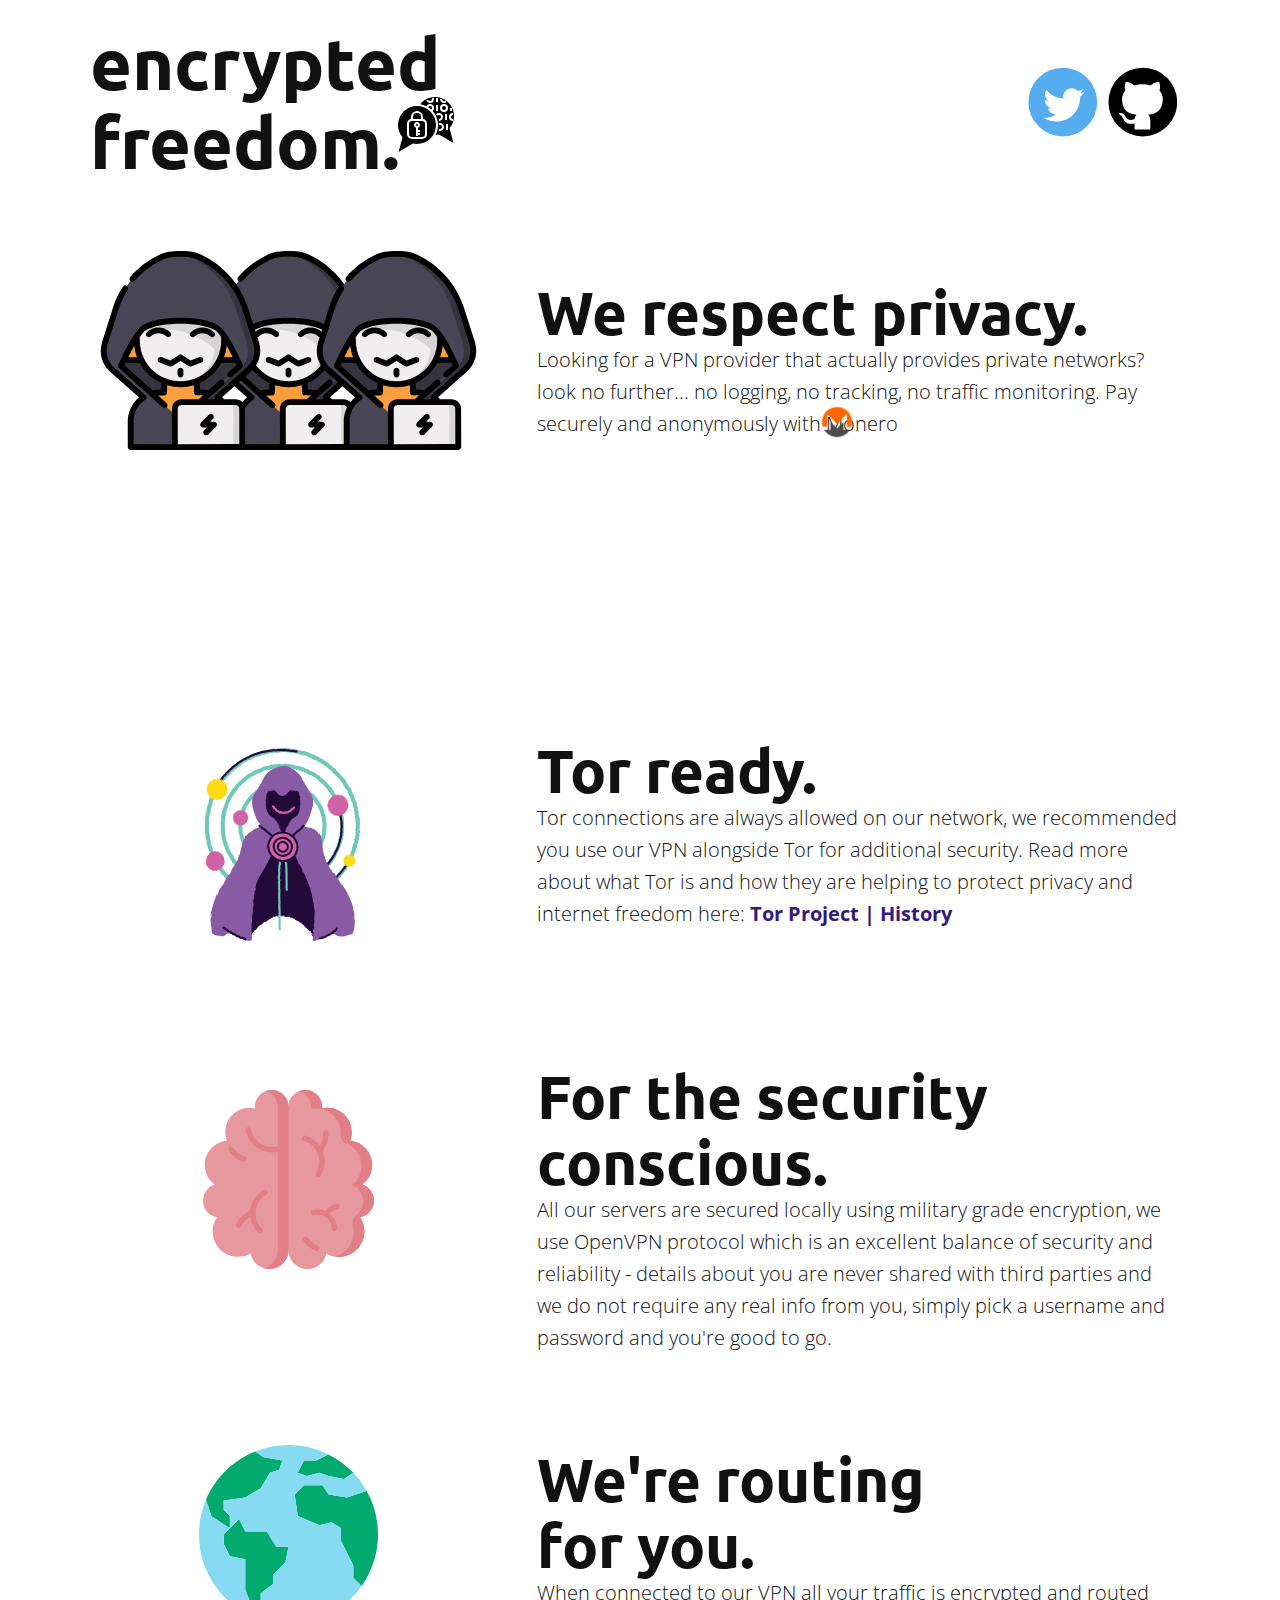
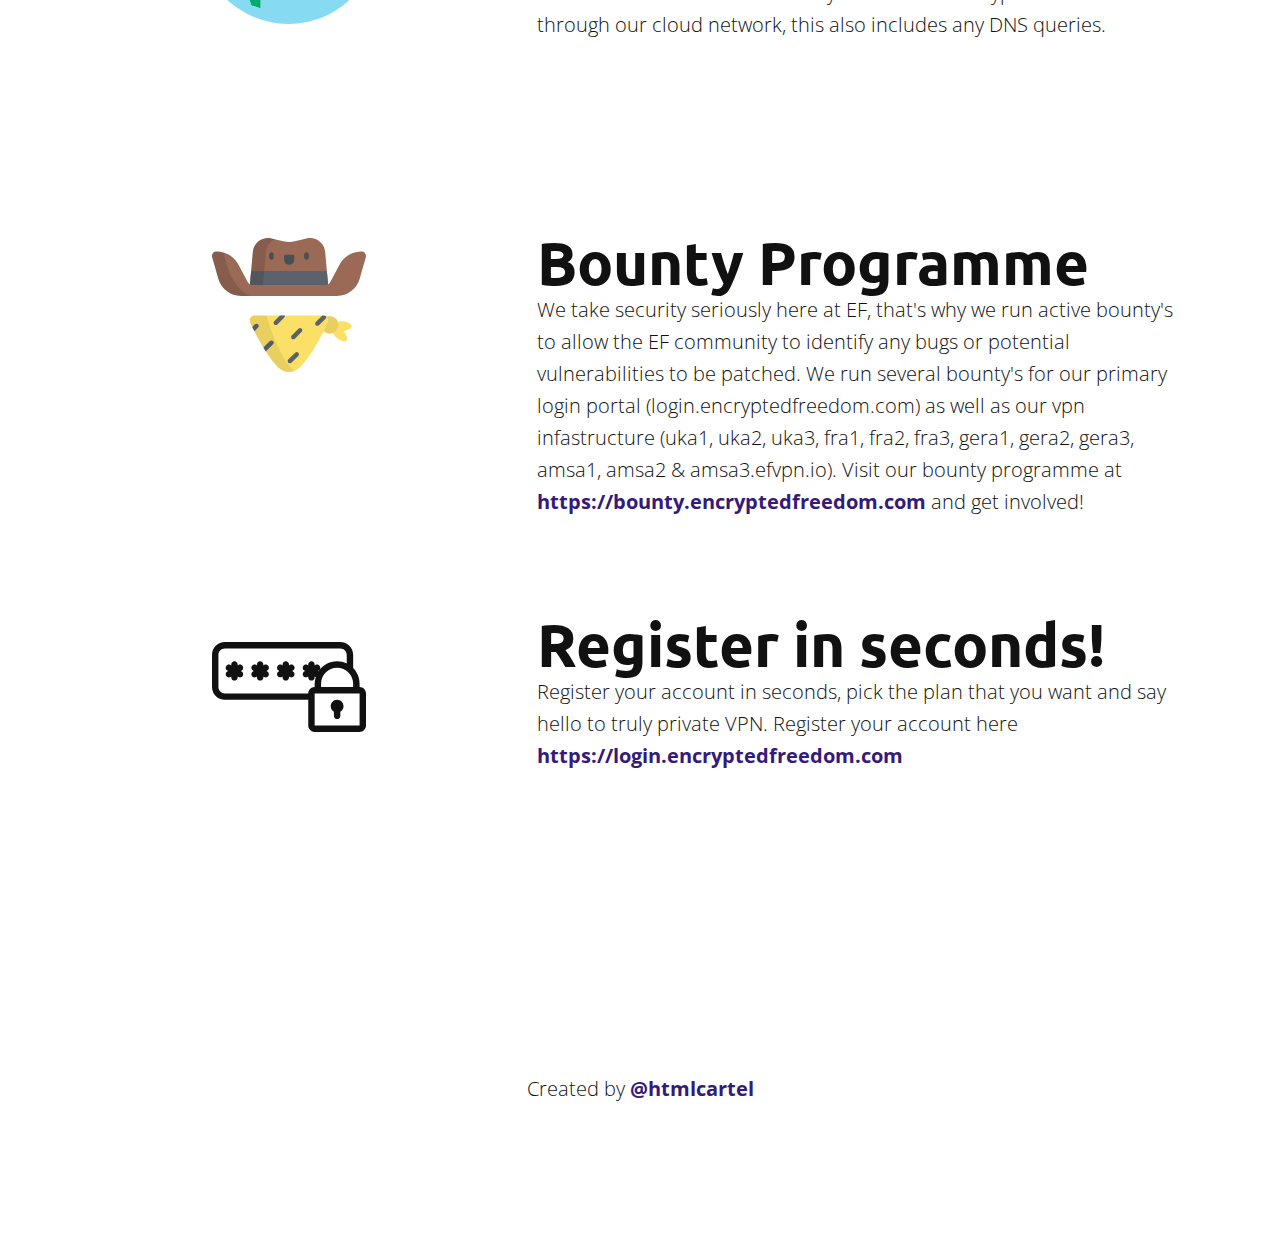
<file: encrypted-freedom-VPN.html>
<!DOCTYPE html>
<html style="font-size: 16px;"><head>
    <meta name="viewport" content="width=device-width, initial-scale=1.0">
    <meta charset="utf-8">
    <meta name="keywords" content="VPN encryption ssl https ">
    <meta name="description" content="VPN provider that you can trust, providing truly private VPN. Connect anywhere, anytime. No snooping, tracking or traffic monitoring. Pay anonymously and securely using Monero.">
    <meta name="page_type" content="np-template-header-footer-from-plugin">
    <meta property="og:title" content="encrypted freedom VPN">
    <meta property="og:description" content="VPN provider that you can trust, providing truly private VPN. Connect anywhere, anytime. No snooping, tracking or traffic monitoring. Pay anonymously and securely using Monero.">
    <meta property="og:image" content="https://encryptedfreedom.com/images/header.PNG">
    <meta property="og:url" content="https://encryptedfreedom.com">
    <title>encrypted freedom VPN</title>
    <link rel="stylesheet" href="main.css" media="screen">
<link rel="stylesheet" href="encrypted-freedom-VPN.css" media="screen">
    <script class="u-script" type="text/javascript" src="jquery.js" defer=""></script>
    <script class="u-script" type="text/javascript" src="main.js" defer=""></script>
    <link id="u-theme-google-font" rel="stylesheet" href="https://fonts.googleapis.com/css?family=Open+Sans:300,300i,400,400i,600,600i,700,700i,800,800i">
    <link id="u-page-google-font" rel="stylesheet" href="https://fonts.googleapis.com/css?family=Ubuntu:300,300i,400,400i,500,500i,700,700i">
    
    
    
    
    
    
    
    <script type="application/ld+json">{
		"@context": "http://schema.org",
		"@type": "Organization",
		"name": "encrypted freedom VPN",
		"sameAs": [
				"https://twitter.com/efvpn",
				"https://github.com/encryptedfreedomvpn"
		]
}</script>
    <meta name="theme-color" content="#b9dfdf">
    <meta name="twitter:site" content="@">
    <meta name="twitter:card" content="summary_large_image">
    <meta name="twitter:title" content="encrypted freedom VPN">
    <meta name="twitter:description" content="encrypted freedom VPN">
    <meta property="og:type" content="website">
  </head>
  <body class="u-body"><header class="u-align-center-sm u-align-center-xs u-clearfix u-header u-header" id="sec-edd5"><div class="u-clearfix u-sheet u-sheet-1">
        <div class="u-social-icons u-spacing-10 u-social-icons-1">
          <a class="u-social-url" title="twitter" target="_blank" href="https://twitter.com/efvpn"><span class="u-icon u-social-icon u-social-twitter u-text-black u-icon-1"><svg class="u-svg-link" preserveAspectRatio="xMidYMin slice" viewBox="0 0 112 112" style=""><use xmlns:xlink="http://www.w3.org/1999/xlink" xlink:href="#svg-7686"></use></svg><svg class="u-svg-content" viewBox="0 0 112 112" x="0" y="0" id="svg-7686"><circle fill="currentColor" class="st0" cx="56.1" cy="56.1" r="55"></circle><path fill="#FFFFFF" d="M83.8,47.3c0,0.6,0,1.2,0,1.7c0,17.7-13.5,38.2-38.2,38.2C38,87.2,31,85,25,81.2c1,0.1,2.1,0.2,3.2,0.2
            c6.3,0,12.1-2.1,16.7-5.7c-5.9-0.1-10.8-4-12.5-9.3c0.8,0.2,1.7,0.2,2.5,0.2c1.2,0,2.4-0.2,3.5-0.5c-6.1-1.2-10.8-6.7-10.8-13.1
            c0-0.1,0-0.1,0-0.2c1.8,1,3.9,1.6,6.1,1.7c-3.6-2.4-6-6.5-6-11.2c0-2.5,0.7-4.8,1.8-6.7c6.6,8.1,16.5,13.5,27.6,14
            c-0.2-1-0.3-2-0.3-3.1c0-7.4,6-13.4,13.4-13.4c3.9,0,7.3,1.6,9.8,4.2c3.1-0.6,5.9-1.7,8.5-3.3c-1,3.1-3.1,5.8-5.9,7.4
            c2.7-0.3,5.3-1,7.7-2.1C88.7,43,86.4,45.4,83.8,47.3z"></path></svg></span>
          </a>
          <a class="u-social-url" target="_blank" title="Github" href="https://github.com/encryptedfreedomvpn"><span class="u-icon u-social-github u-social-icon u-text-black u-icon-2"><svg class="u-svg-link" preserveAspectRatio="xMidYMin slice" viewBox="0 0 112 112" style=""><use xmlns:xlink="http://www.w3.org/1999/xlink" xlink:href="#svg-e44c"></use></svg><svg class="u-svg-content" viewBox="0 0 112 112" x="0" y="0" id="svg-e44c"><circle fill="currentColor" cx="56.1" cy="56.1" r="55"></circle><path fill="#FFFFFF" d="M88,51.3c0-5.5-1.9-10.2-5.3-13.7c0.6-1.3,2.3-6.5-0.5-13.5c0,0-4.2-1.4-14,5.3c-4.1-1.1-8.4-1.7-12.7-1.8
	c-4.3,0-8.7,0.6-12.7,1.8c-9.7-6.6-14-5.3-14-5.3c-2.8,7-1,12.2-0.5,13.5C25,41.2,23,45.7,23,51.3c0,19.6,11.9,23.9,23.3,25.2
	c-1.5,1.3-2.8,3.5-3.2,6.8c-3,1.3-10.2,3.6-14.9-4.3c0,0-2.7-4.9-7.8-5.3c0,0-5-0.1-0.4,3.1c0,0,3.3,1.6,5.6,7.5c0,0,3,9.1,17.2,6
	c0,4.3,0.1,8.3,0.1,9.5h25.2c0-1.7,0.1-7.2,0.1-14c0-4.7-1.7-7.9-3.4-9.4C76,75.2,88,70.9,88,51.3z"></path></svg></span>
          </a>
        </div>
        <div class="u-container-style u-group u-group-1">
          <div class="u-container-layout">
            <h1 class="u-custom-font u-font-ubuntu u-text u-text-default u-text-1">encrypted<br>freedom.
            </h1><span class="u-icon u-icon-circle u-text-black u-icon-3"><svg class="u-svg-link" preserveAspectRatio="xMidYMin slice" viewBox="0 0 64 64" style=""><use xmlns:xlink="http://www.w3.org/1999/xlink" xlink:href="#svg-f79f"></use></svg><svg class="u-svg-content" viewBox="0 0 64 64" id="svg-f79f"><g id="Data_encryption"><path d="M28,28H18a3,3,0,0,0-3,3V41a3,3,0,0,0,3,3H28a3,3,0,0,0,3-3V31A3,3,0,0,0,28,28ZM26,42,24,42V43H22V34.816a3,3,0,1,1,2,0V37h2v2H24v.995L26,40Z"></path><circle cx="50" cy="15" r="2"></circle><path d="M23,13A19.021,19.021,0,0,0,4,32,18.725,18.725,0,0,0,8.141,43.825a1,1,0,0,1,.186.88l-3.741,14.2,13.9-8.179a1,1,0,0,1,.71-.117A18.786,18.786,0,0,0,23,51a19,19,0,0,0,0-38ZM33,41a5.006,5.006,0,0,1-5,5H18a5.006,5.006,0,0,1-5-5V31a5.009,5.009,0,0,1,4-4.9V24a6,6,0,0,1,12,0v2.1A5.009,5.009,0,0,1,33,31Z"></path><path d="M38,15a2,2,0,0,0-2-2,1.974,1.974,0,0,0-1.843,1.241,21.155,21.155,0,0,1,3.05,2.339A1.981,1.981,0,0,0,38,15Z"></path><circle cx="23" cy="32" r="1"></circle><path d="M27,24a4,4,0,0,0-8,0v2h8Z"></path><path d="M44.808,41.619a.988.988,0,0,1,.709.109l13.9,8.179-3.741-14.2a.981.981,0,0,1,.2-.869l-.014-.011A18.725,18.725,0,0,0,60,23,18.988,18.988,0,0,0,26.084,11.253a20.791,20.791,0,0,1,6.32,2,4,4,0,1,1,6.21,4.757A20.911,20.911,0,0,1,41.462,42a18.57,18.57,0,0,0,3.345-.39ZM56,15h2v3H56Zm3,5v2a2,2,0,0,0,0,4v2a4,4,0,0,1,0-8ZM36,10a4.005,4.005,0,0,1-3.773-2.667l1.886-.666a2,2,0,0,0,3.775-1.334l1.884-.666A3.957,3.957,0,0,1,40,6,4,4,0,0,1,36,10ZM54,37H52V31h2ZM51,27V21h2v6ZM48,6a2,2,0,0,0,3.332,1.494l1.336,1.488A4,4,0,0,1,46,6Zm2,5a4,4,0,1,1-4,4A4,4,0,0,1,50,11ZM42,5h2V9H42Zm0,7h2v6H42Zm1.509,10.667-1.49-1.334A4,4,0,1,1,45,28V26a2,2,0,1,0-1.491-3.333ZM46,32a2,2,0,0,0-.666.113l-.668-1.884a4,4,0,1,1,0,7.542l.668-1.884A2,2,0,1,0,46,32Z"></path>
</g></svg></span>
          </div>
        </div>
      </div></header>
    <section class="u-clearfix u-section-1" id="sec-2578">
      <div class="u-clearfix u-sheet u-valign-middle u-sheet-1">
        <div class="u-clearfix u-expanded-width u-gutter-0 u-layout-wrap u-layout-wrap-1">
          <div class="u-layout">
            <div class="u-layout-row">
              <div class="u-align-left u-container-style u-layout-cell u-left-cell u-size-23 u-layout-cell-1">
                <div class="u-container-layout u-container-layout-1"><span class="u-icon u-icon-circle u-text-black u-icon-1"><svg class="u-svg-link" preserveAspectRatio="xMidYMin slice" viewBox="0 0 511.999 511.999" style=""><use xmlns:xlink="http://www.w3.org/1999/xlink" xlink:href="#svg-d3d8"></use></svg><svg class="u-svg-content" viewBox="0 0 511.999 511.999" x="0px" y="0px" id="svg-d3d8" style="enable-background:new 0 0 511.999 511.999;"><path style="fill:#484655;" d="M450.587,236.227l-27.921-87.283c-18.422-57.59-59.575-105.351-114.177-131.328  c-6.469-3.077-12.258-5.422-16.897-6.656c-17.401-4.631-54.642-4.567-72.027,0.124c-4.635,1.251-10.416,3.615-16.875,6.715  c-54.512,26.163-95.501,74.065-113.725,131.719l-27.621,87.378c-7.779,24.607-0.315,51.486,19.038,68.559l80.534,71.048  c-19.968,13.54-33.091,36.417-33.091,62.361v65.636h256.35v-65.636c0-25.933-13.112-48.8-33.066-62.343l80.678-71.669  C451.079,287.712,458.451,260.807,450.587,236.227z"></path><g><path style="fill:#35343F;" d="M450.587,236.227l-27.921-87.283c-18.422-57.59-59.575-105.351-114.177-131.328   c-6.469-3.077-12.258-5.422-16.897-6.656c-11.18-2.976-30.547-4.009-47.579-3.127c9.158,0.479,17.587,1.519,23.626,3.127   c4.639,1.234,10.429,3.579,16.897,6.656c54.601,25.977,95.755,73.738,114.177,131.328l27.921,87.283   c7.863,24.58,0.491,51.485-18.802,68.624l-80.678,71.669c19.954,13.542,33.066,36.41,33.066,62.343V504.5h23.954v-65.636   c0-25.933-13.112-48.8-33.066-62.343l80.678-71.669C451.079,287.712,458.451,260.807,450.587,236.227z"></path><path style="fill:#35343F;" d="M408.991,295.611L255.999,433.973L103.007,295.611c0,0,1.23-2.9,3.41-7.72   c4.76-10.529,13.999-30.238,24.669-48.887c4.11-7.2,8.44-14.249,12.809-20.549c7.21-10.409,14.509-18.779,21.109-22.439   c39.778-22.089,142.212-22.089,181.99,0c6.6,3.66,13.899,12.029,21.109,22.439c4.37,6.3,8.7,13.349,12.809,20.549   c10.669,18.649,19.909,38.358,24.669,48.887C407.761,292.711,408.991,295.611,408.991,295.611z"></path>
</g><g><path style="fill:#FA9E3E;" d="M298.097,363.877v-96.136h-84.195v96.28l-10.641,0.018c-7.36,0.013-14.463,1.099-21.184,3.078   l73.923,66.854l74.228-67.13c-6.706-1.942-13.786-2.997-21.119-2.984L298.097,363.877z"></path><path style="fill:#FA9E3E;" d="M400.424,276.752c-5.047-10.658-11.911-24.464-19.512-37.748   c-2.941-5.152-5.995-10.221-9.094-14.999h-35.033v56.607h49.367C391.362,280.612,396.235,279.203,400.424,276.752z"></path><path style="fill:#FA9E3E;" d="M131.086,239.004c-7.601,13.284-14.465,27.09-19.512,37.748c4.189,2.451,9.063,3.86,14.272,3.86   h49.367v-56.607H140.18C137.081,228.783,134.027,233.852,131.086,239.004z"></path>
</g><path style="fill:#F0EEEE;" d="M346.994,196.016c-39.778-22.089-142.212-22.089-181.99,0c-6.6,3.66-13.899,12.029-21.109,22.439  v12.239c0,17.939,4.21,34.888,11.699,49.917c18.359,36.858,56.427,62.187,100.405,62.187s82.045-25.329,100.404-62.187  c7.49-15.029,11.699-31.978,11.699-49.917v-12.239C360.893,208.046,353.594,199.676,346.994,196.016z"></path><g><path style="fill:#D9D4D4;" d="M346.994,196.016c-39.778-22.089-142.212-22.089-181.99,0c-4.378,2.428-9.065,6.937-13.828,12.729   c55.134-9.645,136.738-20.973,209.534,62.045c4.771-12.449,7.394-25.963,7.394-40.096v-12.239   C360.893,208.046,353.594,199.676,346.994,196.016z"></path><path style="fill:#D9D4D4;" d="M346.994,196.016c-0.718-0.399-1.462-0.788-2.22-1.172v47.512c0,53.532-41.88,97.277-94.662,100.273   c0.329,0.017,0.656,0.039,0.985,0.053c0.431,0.019,0.862,0.038,1.295,0.052c1.198,0.038,2.399,0.065,3.607,0.065l0,0   c0.004,0,0.007,0,0.011,0c1.221,0,2.436-0.027,3.648-0.066c0.335-0.011,0.668-0.024,1.002-0.038   c1.003-0.041,2.002-0.095,2.998-0.162c0.231-0.016,0.463-0.027,0.694-0.044c1.193-0.088,2.38-0.196,3.563-0.321   c0.286-0.03,0.57-0.065,0.855-0.098c0.206-0.023,0.41-0.053,0.616-0.078c0.751-0.089,1.501-0.18,2.247-0.284   c0.294-0.041,0.589-0.08,0.882-0.124c0.463-0.068,0.922-0.152,1.383-0.225c0.71-0.114,1.422-0.219,2.128-0.347   c0.154-0.028,0.307-0.06,0.461-0.088c0.563-0.104,1.121-0.223,1.681-0.336c0.462-0.093,0.927-0.179,1.387-0.277   c0.302-0.065,0.603-0.13,0.904-0.197c1.083-0.241,2.161-0.494,3.232-0.766c0.072-0.018,0.145-0.035,0.216-0.053   c1.149-0.294,2.288-0.611,3.422-0.94c0.271-0.079,0.54-0.16,0.81-0.241c0.944-0.282,1.883-0.576,2.816-0.882   c0.208-0.068,0.418-0.134,0.626-0.203c0.196-0.066,0.388-0.139,0.583-0.205c0.918-0.313,1.833-0.629,2.74-0.965   c0.192-0.071,0.383-0.146,0.574-0.218c0.936-0.353,1.866-0.717,2.791-1.094c0.241-0.098,0.482-0.195,0.722-0.295   c1.094-0.455,2.181-0.922,3.257-1.41c0.008-0.004,0.017-0.008,0.025-0.012c0.461-0.209,0.913-0.434,1.37-0.65   c0.589-0.277,1.181-0.55,1.765-0.837c0.234-0.115,0.467-0.231,0.7-0.348c0.967-0.484,1.928-0.979,2.879-1.491   c0.079-0.042,0.159-0.083,0.238-0.126c1.04-0.562,2.069-1.143,3.089-1.736c0.191-0.111,0.381-0.225,0.571-0.338   c0.868-0.512,1.729-1.036,2.583-1.571c0.17-0.106,0.341-0.211,0.51-0.319c0.999-0.634,1.987-1.281,2.964-1.945   c0.097-0.066,0.192-0.134,0.289-0.2c0.101-0.069,0.199-0.142,0.299-0.212c0.772-0.532,1.539-1.071,2.297-1.622   c0.191-0.139,0.383-0.278,0.573-0.418c0.002-0.001,0.004-0.003,0.006-0.005c1.887-1.389,3.728-2.836,5.522-4.338   c0.177-0.148,0.352-0.297,0.527-0.446c0.805-0.683,1.602-1.375,2.387-2.08c0.091-0.082,0.184-0.161,0.274-0.243   c0.203-0.183,0.398-0.375,0.6-0.56c0.671-0.615,1.341-1.231,1.997-1.862c0.127-0.123,0.253-0.247,0.38-0.371   c0.488-0.474,0.965-0.96,1.445-1.443c0.243-0.245,0.492-0.485,0.733-0.732c0.144-0.147,0.289-0.294,0.432-0.443   c0.552-0.572,1.09-1.157,1.63-1.741c0.268-0.289,0.543-0.57,0.807-0.862c0.025-0.028,0.049-0.056,0.074-0.083   c0.67-0.742,1.325-1.498,1.975-2.258c0.083-0.097,0.17-0.191,0.253-0.289c0.148-0.174,0.296-0.349,0.443-0.524   c0.004-0.004,0.007-0.009,0.011-0.013c1.506-1.793,2.957-3.634,4.35-5.521c0.004-0.005,0.008-0.01,0.012-0.016   c0.124-0.168,0.246-0.337,0.369-0.506c0.344-0.472,0.677-0.953,1.014-1.43c0.267-0.379,0.541-0.752,0.804-1.135   c0.085-0.124,0.172-0.245,0.256-0.369c0.673-0.988,1.332-1.987,1.974-2.997c0.069-0.108,0.136-0.218,0.204-0.327   c0.571-0.905,1.128-1.819,1.674-2.741c0.104-0.175,0.208-0.35,0.311-0.526c1.197-2.049,2.329-4.139,3.397-6.267   c0.005-0.009,0.01-0.018,0.014-0.028c0.104-0.207,0.207-0.414,0.309-0.622c0.3-0.607,0.592-1.219,0.881-1.833   c0.035-0.074,0.072-0.147,0.106-0.221c0.11-0.235,0.221-0.47,0.33-0.706c0.33-0.718,0.652-1.441,0.967-2.167   c0.085-0.196,0.173-0.391,0.257-0.587c0.782-1.828,1.516-3.682,2.203-5.559c0.018-0.048,0.037-0.096,0.055-0.145   c0.027-0.075,0.053-0.151,0.08-0.226c0.313-0.867,0.616-1.738,0.908-2.614c0.079-0.236,0.153-0.474,0.23-0.71   c0.236-0.723,0.466-1.449,0.688-2.178c0.085-0.28,0.168-0.562,0.251-0.843c0.165-0.559,0.322-1.121,0.479-1.684   c0.041-0.148,0.086-0.295,0.126-0.444c0.076-0.279,0.152-0.558,0.227-0.837c0.199-0.751,0.389-1.505,0.573-2.262   c0.056-0.231,0.115-0.462,0.169-0.694c0.22-0.933,0.429-1.87,0.626-2.812c0.011-0.053,0.023-0.105,0.034-0.158   c0.029-0.138,0.052-0.278,0.08-0.416c0.388-1.908,0.73-3.834,1.02-5.776c0.004-0.026,0.009-0.053,0.013-0.079   c0.02-0.137,0.038-0.274,0.058-0.411c0.057-0.393,0.104-0.789,0.157-1.183c0.067-0.502,0.139-1.003,0.199-1.507   c0.026-0.214,0.049-0.43,0.074-0.645c0.096-0.84,0.183-1.683,0.26-2.529c0.02-0.222,0.04-0.445,0.059-0.668   c0.025-0.297,0.043-0.596,0.066-0.893c0.045-0.58,0.092-1.16,0.128-1.743c0.011-0.176,0.023-0.351,0.033-0.527   c0.043-0.755,0.072-1.515,0.1-2.274c0.01-0.279,0.029-0.556,0.037-0.836c0-0.015,0.001-0.03,0.002-0.045   c0.033-1.11,0.049-2.225,0.049-3.343v-12.239C360.893,208.046,353.594,199.676,346.994,196.016z"></path>
</g><path style="fill:#F0EEEE;" d="M241.391,406.264l0.169,98.236l173.325-0.298l-0.169-98.236c-0.016-9.531-7.757-17.244-17.287-17.228  l-138.808,0.238C249.087,388.993,241.374,396.732,241.391,406.264z"></path><path style="fill:#D9D4D4;" d="M397.427,388.738l-22.677,0.039c9.531-0.016,17.271,7.697,17.287,17.228l0.169,98.236l22.677-0.039  l-0.169-98.236C414.698,396.434,406.959,388.721,397.427,388.738z"></path><path d="M457.731,233.939l-27.918-87.275C410.714,86.97,367.666,37.466,311.71,10.846c-7.227-3.441-13.345-5.84-18.194-7.137  c-18.799-5.002-57.106-4.934-75.91,0.138c-4.889,1.319-10.828,3.671-18.159,7.189c-27.995,13.433-52.527,32.249-72.914,55.926  c-2.703,3.139-2.35,7.874,0.789,10.576c3.139,2.702,7.875,2.348,10.576-0.79c19.029-22.099,41.92-39.657,68.038-52.189  c6.402-3.072,11.643-5.168,15.577-6.23c16.242-4.379,51.907-4.443,68.137-0.125c3.96,1.058,9.212,3.14,15.614,6.187  c52.23,24.85,92.42,71.083,110.262,126.845l27.918,87.274c6.952,21.739,0.421,45.58-16.636,60.735l-80.685,71.666  c-1.73,1.537-2.654,3.786-2.504,6.096c0.105,1.608,0.732,3.113,1.745,4.322l-20.008,0.034l41.497-37.53  c3.071-2.778,3.31-7.522,0.531-10.593c-2.778-3.071-7.521-3.309-10.593-0.531l-28.6,25.867c-6.209-1.463-12.574-2.216-18.989-2.216  c-0.036,0-0.073,0-0.11,0l-3.497,0.007v-16.817c23.514-10.712,42.903-28.739,55.333-51.436h25.224c3.592,0,7.146-0.56,10.549-1.609  c0.756,1.64,1.444,3.147,2.046,4.48c0.443,0.979,0.847,1.879,1.208,2.69l-20.92,18.919c-3.071,2.778-3.31,7.522-0.531,10.592  c2.779,3.074,7.522,3.311,10.593,0.532l24.925-22.542c2.369-2.143,3.121-5.552,1.873-8.492c-0.052-0.122-1.29-3.036-3.48-7.879  c-4.885-10.807-12.137-26.118-20.524-41.508c-0.023-0.042-0.046-0.085-0.069-0.127c-0.396-0.726-0.793-1.451-1.194-2.176  c-0.211-0.383-0.424-0.766-0.637-1.149c-0.301-0.541-0.601-1.083-0.905-1.623c-0.549-0.979-1.102-1.957-1.66-2.933  c-0.729-1.278-1.454-2.525-2.176-3.757c-0.126-0.215-0.252-0.429-0.379-0.643c-3.659-6.21-7.217-11.821-10.602-16.703  c-8.792-12.693-16.523-20.781-23.634-24.724c-19.744-10.964-55.122-17.51-94.636-17.51s-74.892,6.546-94.632,17.508  c-0.889,0.493-1.788,1.051-2.697,1.674c-6.365,4.364-13.246,11.944-20.94,23.052c-0.001,0.001-0.001,0.002-0.001,0.003  c-3.379,4.872-6.927,10.466-10.573,16.654c-0.141,0.238-0.281,0.476-0.422,0.716c-0.686,1.171-1.375,2.356-2.068,3.569  c-0.03,0.052-0.06,0.102-0.09,0.155c-0.567,0.992-1.129,1.986-1.687,2.981c-0.27,0.481-0.537,0.962-0.805,1.443  c-0.252,0.454-0.504,0.906-0.754,1.36c-0.372,0.674-0.741,1.346-1.109,2.02c-0.063,0.115-0.125,0.23-0.188,0.345  c-8.357,15.347-15.581,30.597-20.45,41.371c-2.191,4.845-3.429,7.76-3.481,7.882c-1.248,2.94-0.496,6.349,1.873,8.491  l112.011,101.299c1.435,1.298,3.235,1.938,5.028,1.938c2.046,0,4.085-0.832,5.565-2.47c2.778-3.071,2.54-7.814-0.532-10.592  l-21.696-19.621c1.634-0.122,3.273-0.187,4.916-0.191l10.639-0.011c4.139-0.004,7.492-3.36,7.492-7.5v-18.815  c11.16,3.376,22.755,5.087,34.598,5.087c11.844,0,23.439-1.711,34.598-5.087v18.666c0,1.991,0.792,3.901,2.201,5.309  c1.407,1.403,3.313,2.191,5.299,2.191c0.005,0,0.01,0,0.014,0l11.006-0.021c1.594,0.002,3.18,0.058,4.757,0.167l-10.919,9.876  l-44.351,0.076c-13.654,0.029-24.741,11.156-24.712,24.802l0.157,90.723h-98.722v-58.137c0-22.509,11.139-43.499,29.797-56.149  c1.92-1.302,3.129-3.418,3.276-5.731c0.147-2.315-0.784-4.566-2.523-6.101L85.34,299.828  c-17.107-15.092-23.721-38.908-16.849-60.673L96.12,151.78c5.734-18.142,13.847-35.429,24.114-51.378  c2.242-3.483,1.236-8.124-2.247-10.365s-8.124-1.236-10.365,2.247c-10.986,17.068-19.668,35.565-25.803,54.976l-27.63,87.377  c-8.658,27.42-0.324,57.425,21.229,76.438l73.703,65.027c-18.18,15.643-28.794,38.477-28.794,62.762V504.5  c0,4.143,3.358,7.5,7.5,7.5h113.734h0.013h142.599c0.655,0,1.286-0.092,1.891-0.25l28.829-0.05c1.989-0.003,3.896-0.797,5.301-2.206  c1.404-1.408,2.191-3.317,2.188-5.307l-0.17-98.23c-0.007-6.613-2.591-12.826-7.275-17.496c-4.675-4.659-10.882-7.225-17.489-7.225  c-0.009,0-0.02,0-0.028,0l-29.061,0.05c-1.749-1.81-3.576-3.546-5.486-5.191l73.9-65.639  C458.262,291.361,466.49,261.326,457.731,233.939z M386.152,273.111h-18.279c0.105-0.277,0.199-0.556,0.302-0.834  c0.245-0.657,0.484-1.316,0.716-1.977c0.17-0.483,0.338-0.967,0.502-1.453c0.229-0.677,0.449-1.357,0.665-2.038  c0.15-0.473,0.301-0.946,0.445-1.421c0.215-0.709,0.419-1.42,0.621-2.133c0.127-0.451,0.258-0.9,0.38-1.352  c0.208-0.772,0.403-1.547,0.595-2.323c0.098-0.396,0.203-0.791,0.297-1.188c0.228-0.962,0.44-1.929,0.644-2.898  c0.045-0.214,0.097-0.426,0.14-0.641c0.244-1.192,0.469-2.389,0.677-3.59c0.047-0.273,0.085-0.549,0.13-0.822  c0.152-0.92,0.299-1.841,0.43-2.766c0.061-0.428,0.11-0.857,0.166-1.286c0.101-0.777,0.2-1.554,0.286-2.334  c0.015-0.139,0.036-0.276,0.051-0.415c0.179,0.314,0.356,0.629,0.534,0.944c0.456,0.807,0.91,1.613,1.358,2.421  c0.232,0.417,0.461,0.833,0.691,1.25c0.453,0.821,0.902,1.64,1.347,2.458c0.233,0.429,0.465,0.857,0.696,1.286  c0.423,0.784,0.842,1.566,1.257,2.345c0.249,0.468,0.498,0.936,0.745,1.402c0.371,0.701,0.735,1.396,1.098,2.089  c0.287,0.548,0.574,1.097,0.857,1.642c0.286,0.552,0.566,1.097,0.847,1.643c0.345,0.671,0.692,1.344,1.03,2.008  c0.176,0.345,0.345,0.681,0.519,1.023c0.428,0.844,0.855,1.688,1.271,2.517c0.028,0.055,0.054,0.109,0.082,0.164  c1.009,2.015,1.98,3.981,2.91,5.887C388.847,272.98,387.504,273.111,386.152,273.111z M144.126,273.111h-18.28  c-1.351,0-2.694-0.132-4.01-0.39c1.382-2.831,2.857-5.8,4.407-8.853c0.11-0.216,0.216-0.428,0.327-0.645  c0.39-0.765,0.788-1.54,1.187-2.314c0.228-0.443,0.454-0.883,0.686-1.33c0.327-0.631,0.66-1.267,0.992-1.902  c0.317-0.606,0.635-1.213,0.958-1.824c0.286-0.542,0.576-1.085,0.865-1.629c0.375-0.704,0.754-1.411,1.136-2.12  c0.266-0.493,0.532-0.985,0.8-1.478c0.408-0.75,0.82-1.502,1.235-2.254c0.265-0.481,0.53-0.962,0.797-1.442  c0.409-0.736,0.824-1.472,1.239-2.207c0.204-0.361,0.407-0.722,0.612-1.082c0.015,0.145,0.037,0.288,0.053,0.432  c0.083,0.757,0.18,1.51,0.278,2.264c0.058,0.45,0.111,0.901,0.174,1.35c0.126,0.894,0.269,1.784,0.415,2.674  c0.05,0.304,0.092,0.609,0.145,0.912c0.206,1.196,0.431,2.387,0.674,3.574c0.049,0.24,0.106,0.478,0.157,0.717  c0.199,0.943,0.404,1.884,0.627,2.821c0.097,0.409,0.204,0.815,0.305,1.223c0.19,0.766,0.382,1.531,0.587,2.292  c0.123,0.457,0.255,0.911,0.384,1.366c0.201,0.708,0.403,1.416,0.617,2.12c0.144,0.476,0.295,0.95,0.446,1.425  c0.216,0.681,0.437,1.361,0.665,2.038c0.163,0.483,0.33,0.964,0.499,1.445c0.234,0.666,0.475,1.329,0.722,1.992  C143.929,272.561,144.022,272.838,144.126,273.111z M203.242,356.538c-6.467,0.017-12.888,0.796-19.148,2.294l-72.051-65.16  c0.362-0.812,0.765-1.712,1.208-2.691c0.602-1.332,1.29-2.839,2.046-4.479c3.404,1.05,6.958,1.609,10.549,1.609h25.224  c12.431,22.7,31.821,40.727,55.332,51.436v16.987L203.242,356.538z M216.821,327.709c-0.001-0.001-0.003-0.001-0.004-0.002  c-0.033-0.013-0.067-0.026-0.101-0.039c-23.68-9.593-43.003-27.492-54.41-50.401c-7.241-14.529-10.912-30.198-10.912-46.572v-6.689  v-3.174c0.058-0.081,0.118-0.168,0.175-0.249c0.245-0.343,0.484-0.669,0.724-1c0.286-0.393,0.572-0.789,0.851-1.165  c0.239-0.322,0.472-0.63,0.706-0.94c0.269-0.357,0.539-0.715,0.802-1.057c0.231-0.3,0.456-0.587,0.682-0.875  c0.255-0.325,0.509-0.649,0.758-0.959c0.221-0.276,0.438-0.542,0.654-0.807c0.242-0.297,0.483-0.59,0.719-0.873  c0.211-0.253,0.419-0.498,0.625-0.739c0.23-0.27,0.458-0.535,0.682-0.792c0.201-0.23,0.399-0.455,0.596-0.675  c0.218-0.244,0.432-0.481,0.644-0.713c0.191-0.209,0.381-0.414,0.567-0.613c0.207-0.22,0.409-0.434,0.61-0.642  c0.18-0.187,0.359-0.372,0.534-0.549c0.197-0.2,0.39-0.391,0.581-0.579c0.168-0.165,0.336-0.331,0.499-0.487  c0.187-0.18,0.37-0.35,0.551-0.518c0.157-0.146,0.315-0.294,0.468-0.432c0.178-0.161,0.351-0.312,0.523-0.462  c0.145-0.126,0.291-0.255,0.431-0.374c0.171-0.145,0.334-0.278,0.499-0.412c0.133-0.108,0.268-0.22,0.396-0.322  c0.161-0.128,0.315-0.243,0.47-0.361c0.122-0.092,0.246-0.189,0.364-0.276c0.157-0.115,0.306-0.218,0.456-0.323  c0.105-0.073,0.214-0.152,0.315-0.221c0.163-0.11,0.316-0.206,0.47-0.304c0.081-0.051,0.166-0.109,0.244-0.157  c0.228-0.14,0.447-0.268,0.655-0.384c37.555-20.853,137.154-20.852,174.711,0.002c0.209,0.116,0.429,0.245,0.657,0.385  c0.069,0.042,0.144,0.093,0.214,0.138c0.163,0.103,0.327,0.207,0.499,0.323c0.094,0.064,0.196,0.137,0.293,0.205  c0.158,0.11,0.316,0.219,0.481,0.341c0.108,0.079,0.223,0.169,0.334,0.253c0.165,0.125,0.329,0.248,0.501,0.384  c0.121,0.095,0.247,0.201,0.372,0.302c0.172,0.14,0.344,0.28,0.523,0.432c0.133,0.113,0.271,0.235,0.408,0.354  c0.181,0.158,0.362,0.316,0.549,0.486c0.143,0.129,0.291,0.268,0.438,0.404c0.192,0.178,0.385,0.358,0.583,0.549  c0.152,0.146,0.309,0.3,0.465,0.454c0.204,0.2,0.409,0.404,0.619,0.617c0.162,0.164,0.327,0.336,0.493,0.508  c0.215,0.223,0.433,0.452,0.655,0.69c0.172,0.183,0.346,0.372,0.521,0.564c0.228,0.249,0.459,0.505,0.693,0.768  c0.181,0.203,0.363,0.41,0.548,0.621c0.24,0.275,0.484,0.559,0.732,0.849c0.191,0.224,0.383,0.45,0.577,0.683  c0.252,0.302,0.51,0.616,0.769,0.934c0.2,0.246,0.401,0.492,0.606,0.747c0.265,0.331,0.537,0.677,0.81,1.025  c0.21,0.268,0.419,0.534,0.633,0.812c0.279,0.363,0.566,0.743,0.853,1.124c0.218,0.29,0.435,0.576,0.658,0.876  c0.296,0.4,0.6,0.82,0.905,1.238c0.223,0.308,0.444,0.609,0.672,0.928c0.061,0.085,0.125,0.178,0.186,0.264v3.174v6.689  c0,3.07-0.129,6.116-0.387,9.133c-0.192,2.246-0.462,4.474-0.796,6.688c-0.862,5.72-2.189,11.331-3.991,16.81  c-1.563,4.75-3.477,9.4-5.74,13.94c-0.001,0.002-0.001,0.004-0.002,0.005c-11.406,22.907-30.729,40.805-54.415,50.399  c-12.464,5.063-25.679,7.629-39.275,7.629C242.44,335.299,229.26,332.745,216.821,327.709z M397.439,396.235  c0.004,0,0.007,0,0.011,0c2.604,0,5.053,1.012,6.897,2.849c1.845,1.839,2.861,4.285,2.864,6.894l0.157,90.734l-23.153,0.04  c-0.014,0-0.029-0.002-0.043-0.002c-0.012,0-0.024,0.002-0.036,0.002l-135.09,0.235l-0.157-90.738  c-0.011-5.378,4.361-9.762,9.742-9.773l47.191-0.081c0.008,0,0.017,0.001,0.025,0.001c0.01,0,0.02-0.001,0.03-0.001l59.156-0.102  c0.024,0,0.048,0.004,0.072,0.004c0.03,0,0.06-0.004,0.091-0.004L397.439,396.235z"></path><path d="M255.999,300.511c-4.142,0-7.5,3.357-7.5,7.5v9.999c0,4.143,3.358,7.5,7.5,7.5c4.143,0,7.5-3.357,7.5-7.5v-9.999  C263.499,303.868,260.142,300.511,255.999,300.511z"></path><path d="M314.531,277.43c-1.435-3.885-5.747-5.871-9.633-4.437l-23.05,8.514L260.05,267.51c-2.468-1.583-5.634-1.585-8.104,0.001  l-21.797,13.995l-23.05-8.514c-3.886-1.435-8.199,0.551-9.633,4.437c-1.435,3.886,0.552,8.199,4.437,9.633l26.556,9.808  c2.208,0.815,4.671,0.549,6.651-0.725l20.89-13.412l20.891,13.413c1.225,0.786,2.633,1.189,4.052,1.189  c0.876,0,1.756-0.153,2.599-0.465l26.556-9.808C313.981,285.629,315.967,281.315,314.531,277.43z"></path><path d="M292.801,219.651c10.858-10.86,28.531-10.86,39.391,0c1.465,1.464,3.385,2.196,5.304,2.196c1.919,0,3.839-0.732,5.304-2.196  c2.929-2.93,2.929-7.678,0-10.606c-16.71-16.708-43.894-16.708-60.604,0c-2.929,2.93-2.929,7.678,0,10.606  C285.123,222.579,289.871,222.579,292.801,219.651z"></path><path d="M219.198,219.651c1.464,1.464,3.384,2.196,5.303,2.196s3.839-0.732,5.303-2.197c2.929-2.929,2.929-7.678,0-10.605  c-16.708-16.708-43.895-16.708-60.603,0c-2.929,2.929-2.929,7.678,0,10.605c2.929,2.93,7.678,2.929,10.605,0.001  C190.667,208.791,208.339,208.791,219.198,219.651z"></path><path d="M342.088,439.119h-9.797l7.102-7.101c2.929-2.93,2.929-7.678,0-10.606c-2.93-2.928-7.678-2.928-10.607,0l-19.903,19.903  c-2.145,2.145-2.786,5.371-1.625,8.174c1.16,2.803,3.896,4.63,6.929,4.63h9.796l-7.1,7.1c-2.93,2.929-2.93,7.678-0.001,10.606  c1.465,1.465,3.384,2.197,5.304,2.197c1.919,0,3.839-0.732,5.303-2.196l19.903-19.902c2.146-2.146,2.787-5.371,1.626-8.174  C347.856,440.946,345.121,439.119,342.088,439.119z"></path></svg></span><span class="u-icon u-icon-circle u-text-black u-icon-2"><svg class="u-svg-link" preserveAspectRatio="xMidYMin slice" viewBox="0 0 511.999 511.999" style=""><use xmlns:xlink="http://www.w3.org/1999/xlink" xlink:href="#svg-f3a2"></use></svg><svg class="u-svg-content" viewBox="0 0 511.999 511.999" x="0px" y="0px" id="svg-f3a2" style="enable-background:new 0 0 511.999 511.999;"><path style="fill:#484655;" d="M450.587,236.227l-27.921-87.283c-18.422-57.59-59.575-105.351-114.177-131.328  c-6.469-3.077-12.258-5.422-16.897-6.656c-17.401-4.631-54.642-4.567-72.027,0.124c-4.635,1.251-10.416,3.615-16.875,6.715  c-54.512,26.163-95.501,74.065-113.725,131.719l-27.621,87.378c-7.779,24.607-0.315,51.486,19.038,68.559l80.534,71.048  c-19.968,13.54-33.091,36.417-33.091,62.361v65.636h256.35v-65.636c0-25.933-13.112-48.8-33.066-62.343l80.678-71.669  C451.079,287.712,458.451,260.807,450.587,236.227z"></path><g><path style="fill:#35343F;" d="M450.587,236.227l-27.921-87.283c-18.422-57.59-59.575-105.351-114.177-131.328   c-6.469-3.077-12.258-5.422-16.897-6.656c-11.18-2.976-30.547-4.009-47.579-3.127c9.158,0.479,17.587,1.519,23.626,3.127   c4.639,1.234,10.429,3.579,16.897,6.656c54.601,25.977,95.755,73.738,114.177,131.328l27.921,87.283   c7.863,24.58,0.491,51.485-18.802,68.624l-80.678,71.669c19.954,13.542,33.066,36.41,33.066,62.343V504.5h23.954v-65.636   c0-25.933-13.112-48.8-33.066-62.343l80.678-71.669C451.079,287.712,458.451,260.807,450.587,236.227z"></path><path style="fill:#35343F;" d="M408.991,295.611L255.999,433.973L103.007,295.611c0,0,1.23-2.9,3.41-7.72   c4.76-10.529,13.999-30.238,24.669-48.887c4.11-7.2,8.44-14.249,12.809-20.549c7.21-10.409,14.509-18.779,21.109-22.439   c39.778-22.089,142.212-22.089,181.99,0c6.6,3.66,13.899,12.029,21.109,22.439c4.37,6.3,8.7,13.349,12.809,20.549   c10.669,18.649,19.909,38.358,24.669,48.887C407.761,292.711,408.991,295.611,408.991,295.611z"></path>
</g><g><path style="fill:#FA9E3E;" d="M298.097,363.877v-96.136h-84.195v96.28l-10.641,0.018c-7.36,0.013-14.463,1.099-21.184,3.078   l73.923,66.854l74.228-67.13c-6.706-1.942-13.786-2.997-21.119-2.984L298.097,363.877z"></path><path style="fill:#FA9E3E;" d="M400.424,276.752c-5.047-10.658-11.911-24.464-19.512-37.748   c-2.941-5.152-5.995-10.221-9.094-14.999h-35.033v56.607h49.367C391.362,280.612,396.235,279.203,400.424,276.752z"></path><path style="fill:#FA9E3E;" d="M131.086,239.004c-7.601,13.284-14.465,27.09-19.512,37.748c4.189,2.451,9.063,3.86,14.272,3.86   h49.367v-56.607H140.18C137.081,228.783,134.027,233.852,131.086,239.004z"></path>
</g><path style="fill:#F0EEEE;" d="M346.994,196.016c-39.778-22.089-142.212-22.089-181.99,0c-6.6,3.66-13.899,12.029-21.109,22.439  v12.239c0,17.939,4.21,34.888,11.699,49.917c18.359,36.858,56.427,62.187,100.405,62.187s82.045-25.329,100.404-62.187  c7.49-15.029,11.699-31.978,11.699-49.917v-12.239C360.893,208.046,353.594,199.676,346.994,196.016z"></path><g><path style="fill:#D9D4D4;" d="M346.994,196.016c-39.778-22.089-142.212-22.089-181.99,0c-4.378,2.428-9.065,6.937-13.828,12.729   c55.134-9.645,136.738-20.973,209.534,62.045c4.771-12.449,7.394-25.963,7.394-40.096v-12.239   C360.893,208.046,353.594,199.676,346.994,196.016z"></path><path style="fill:#D9D4D4;" d="M346.994,196.016c-0.718-0.399-1.462-0.788-2.22-1.172v47.512c0,53.532-41.88,97.277-94.662,100.273   c0.329,0.017,0.656,0.039,0.985,0.053c0.431,0.019,0.862,0.038,1.295,0.052c1.198,0.038,2.399,0.065,3.607,0.065l0,0   c0.004,0,0.007,0,0.011,0c1.221,0,2.436-0.027,3.648-0.066c0.335-0.011,0.668-0.024,1.002-0.038   c1.003-0.041,2.002-0.095,2.998-0.162c0.231-0.016,0.463-0.027,0.694-0.044c1.193-0.088,2.38-0.196,3.563-0.321   c0.286-0.03,0.57-0.065,0.855-0.098c0.206-0.023,0.41-0.053,0.616-0.078c0.751-0.089,1.501-0.18,2.247-0.284   c0.294-0.041,0.589-0.08,0.882-0.124c0.463-0.068,0.922-0.152,1.383-0.225c0.71-0.114,1.422-0.219,2.128-0.347   c0.154-0.028,0.307-0.06,0.461-0.088c0.563-0.104,1.121-0.223,1.681-0.336c0.462-0.093,0.927-0.179,1.387-0.277   c0.302-0.065,0.603-0.13,0.904-0.197c1.083-0.241,2.161-0.494,3.232-0.766c0.072-0.018,0.145-0.035,0.216-0.053   c1.149-0.294,2.288-0.611,3.422-0.94c0.271-0.079,0.54-0.16,0.81-0.241c0.944-0.282,1.883-0.576,2.816-0.882   c0.208-0.068,0.418-0.134,0.626-0.203c0.196-0.066,0.388-0.139,0.583-0.205c0.918-0.313,1.833-0.629,2.74-0.965   c0.192-0.071,0.383-0.146,0.574-0.218c0.936-0.353,1.866-0.717,2.791-1.094c0.241-0.098,0.482-0.195,0.722-0.295   c1.094-0.455,2.181-0.922,3.257-1.41c0.008-0.004,0.017-0.008,0.025-0.012c0.461-0.209,0.913-0.434,1.37-0.65   c0.589-0.277,1.181-0.55,1.765-0.837c0.234-0.115,0.467-0.231,0.7-0.348c0.967-0.484,1.928-0.979,2.879-1.491   c0.079-0.042,0.159-0.083,0.238-0.126c1.04-0.562,2.069-1.143,3.089-1.736c0.191-0.111,0.381-0.225,0.571-0.338   c0.868-0.512,1.729-1.036,2.583-1.571c0.17-0.106,0.341-0.211,0.51-0.319c0.999-0.634,1.987-1.281,2.964-1.945   c0.097-0.066,0.192-0.134,0.289-0.2c0.101-0.069,0.199-0.142,0.299-0.212c0.772-0.532,1.539-1.071,2.297-1.622   c0.191-0.139,0.383-0.278,0.573-0.418c0.002-0.001,0.004-0.003,0.006-0.005c1.887-1.389,3.728-2.836,5.522-4.338   c0.177-0.148,0.352-0.297,0.527-0.446c0.805-0.683,1.602-1.375,2.387-2.08c0.091-0.082,0.184-0.161,0.274-0.243   c0.203-0.183,0.398-0.375,0.6-0.56c0.671-0.615,1.341-1.231,1.997-1.862c0.127-0.123,0.253-0.247,0.38-0.371   c0.488-0.474,0.965-0.96,1.445-1.443c0.243-0.245,0.492-0.485,0.733-0.732c0.144-0.147,0.289-0.294,0.432-0.443   c0.552-0.572,1.09-1.157,1.63-1.741c0.268-0.289,0.543-0.57,0.807-0.862c0.025-0.028,0.049-0.056,0.074-0.083   c0.67-0.742,1.325-1.498,1.975-2.258c0.083-0.097,0.17-0.191,0.253-0.289c0.148-0.174,0.296-0.349,0.443-0.524   c0.004-0.004,0.007-0.009,0.011-0.013c1.506-1.793,2.957-3.634,4.35-5.521c0.004-0.005,0.008-0.01,0.012-0.016   c0.124-0.168,0.246-0.337,0.369-0.506c0.344-0.472,0.677-0.953,1.014-1.43c0.267-0.379,0.541-0.752,0.804-1.135   c0.085-0.124,0.172-0.245,0.256-0.369c0.673-0.988,1.332-1.987,1.974-2.997c0.069-0.108,0.136-0.218,0.204-0.327   c0.571-0.905,1.128-1.819,1.674-2.741c0.104-0.175,0.208-0.35,0.311-0.526c1.197-2.049,2.329-4.139,3.397-6.267   c0.005-0.009,0.01-0.018,0.014-0.028c0.104-0.207,0.207-0.414,0.309-0.622c0.3-0.607,0.592-1.219,0.881-1.833   c0.035-0.074,0.072-0.147,0.106-0.221c0.11-0.235,0.221-0.47,0.33-0.706c0.33-0.718,0.652-1.441,0.967-2.167   c0.085-0.196,0.173-0.391,0.257-0.587c0.782-1.828,1.516-3.682,2.203-5.559c0.018-0.048,0.037-0.096,0.055-0.145   c0.027-0.075,0.053-0.151,0.08-0.226c0.313-0.867,0.616-1.738,0.908-2.614c0.079-0.236,0.153-0.474,0.23-0.71   c0.236-0.723,0.466-1.449,0.688-2.178c0.085-0.28,0.168-0.562,0.251-0.843c0.165-0.559,0.322-1.121,0.479-1.684   c0.041-0.148,0.086-0.295,0.126-0.444c0.076-0.279,0.152-0.558,0.227-0.837c0.199-0.751,0.389-1.505,0.573-2.262   c0.056-0.231,0.115-0.462,0.169-0.694c0.22-0.933,0.429-1.87,0.626-2.812c0.011-0.053,0.023-0.105,0.034-0.158   c0.029-0.138,0.052-0.278,0.08-0.416c0.388-1.908,0.73-3.834,1.02-5.776c0.004-0.026,0.009-0.053,0.013-0.079   c0.02-0.137,0.038-0.274,0.058-0.411c0.057-0.393,0.104-0.789,0.157-1.183c0.067-0.502,0.139-1.003,0.199-1.507   c0.026-0.214,0.049-0.43,0.074-0.645c0.096-0.84,0.183-1.683,0.26-2.529c0.02-0.222,0.04-0.445,0.059-0.668   c0.025-0.297,0.043-0.596,0.066-0.893c0.045-0.58,0.092-1.16,0.128-1.743c0.011-0.176,0.023-0.351,0.033-0.527   c0.043-0.755,0.072-1.515,0.1-2.274c0.01-0.279,0.029-0.556,0.037-0.836c0-0.015,0.001-0.03,0.002-0.045   c0.033-1.11,0.049-2.225,0.049-3.343v-12.239C360.893,208.046,353.594,199.676,346.994,196.016z"></path>
</g><path style="fill:#F0EEEE;" d="M241.391,406.264l0.169,98.236l173.325-0.298l-0.169-98.236c-0.016-9.531-7.757-17.244-17.287-17.228  l-138.808,0.238C249.087,388.993,241.374,396.732,241.391,406.264z"></path><path style="fill:#D9D4D4;" d="M397.427,388.738l-22.677,0.039c9.531-0.016,17.271,7.697,17.287,17.228l0.169,98.236l22.677-0.039  l-0.169-98.236C414.698,396.434,406.959,388.721,397.427,388.738z"></path><path d="M457.731,233.939l-27.918-87.275C410.714,86.97,367.666,37.466,311.71,10.846c-7.227-3.441-13.345-5.84-18.194-7.137  c-18.799-5.002-57.106-4.934-75.91,0.138c-4.889,1.319-10.828,3.671-18.159,7.189c-27.995,13.433-52.527,32.249-72.914,55.926  c-2.703,3.139-2.35,7.874,0.789,10.576c3.139,2.702,7.875,2.348,10.576-0.79c19.029-22.099,41.92-39.657,68.038-52.189  c6.402-3.072,11.643-5.168,15.577-6.23c16.242-4.379,51.907-4.443,68.137-0.125c3.96,1.058,9.212,3.14,15.614,6.187  c52.23,24.85,92.42,71.083,110.262,126.845l27.918,87.274c6.952,21.739,0.421,45.58-16.636,60.735l-80.685,71.666  c-1.73,1.537-2.654,3.786-2.504,6.096c0.105,1.608,0.732,3.113,1.745,4.322l-20.008,0.034l41.497-37.53  c3.071-2.778,3.31-7.522,0.531-10.593c-2.778-3.071-7.521-3.309-10.593-0.531l-28.6,25.867c-6.209-1.463-12.574-2.216-18.989-2.216  c-0.036,0-0.073,0-0.11,0l-3.497,0.007v-16.817c23.514-10.712,42.903-28.739,55.333-51.436h25.224c3.592,0,7.146-0.56,10.549-1.609  c0.756,1.64,1.444,3.147,2.046,4.48c0.443,0.979,0.847,1.879,1.208,2.69l-20.92,18.919c-3.071,2.778-3.31,7.522-0.531,10.592  c2.779,3.074,7.522,3.311,10.593,0.532l24.925-22.542c2.369-2.143,3.121-5.552,1.873-8.492c-0.052-0.122-1.29-3.036-3.48-7.879  c-4.885-10.807-12.137-26.118-20.524-41.508c-0.023-0.042-0.046-0.085-0.069-0.127c-0.396-0.726-0.793-1.451-1.194-2.176  c-0.211-0.383-0.424-0.766-0.637-1.149c-0.301-0.541-0.601-1.083-0.905-1.623c-0.549-0.979-1.102-1.957-1.66-2.933  c-0.729-1.278-1.454-2.525-2.176-3.757c-0.126-0.215-0.252-0.429-0.379-0.643c-3.659-6.21-7.217-11.821-10.602-16.703  c-8.792-12.693-16.523-20.781-23.634-24.724c-19.744-10.964-55.122-17.51-94.636-17.51s-74.892,6.546-94.632,17.508  c-0.889,0.493-1.788,1.051-2.697,1.674c-6.365,4.364-13.246,11.944-20.94,23.052c-0.001,0.001-0.001,0.002-0.001,0.003  c-3.379,4.872-6.927,10.466-10.573,16.654c-0.141,0.238-0.281,0.476-0.422,0.716c-0.686,1.171-1.375,2.356-2.068,3.569  c-0.03,0.052-0.06,0.102-0.09,0.155c-0.567,0.992-1.129,1.986-1.687,2.981c-0.27,0.481-0.537,0.962-0.805,1.443  c-0.252,0.454-0.504,0.906-0.754,1.36c-0.372,0.674-0.741,1.346-1.109,2.02c-0.063,0.115-0.125,0.23-0.188,0.345  c-8.357,15.347-15.581,30.597-20.45,41.371c-2.191,4.845-3.429,7.76-3.481,7.882c-1.248,2.94-0.496,6.349,1.873,8.491  l112.011,101.299c1.435,1.298,3.235,1.938,5.028,1.938c2.046,0,4.085-0.832,5.565-2.47c2.778-3.071,2.54-7.814-0.532-10.592  l-21.696-19.621c1.634-0.122,3.273-0.187,4.916-0.191l10.639-0.011c4.139-0.004,7.492-3.36,7.492-7.5v-18.815  c11.16,3.376,22.755,5.087,34.598,5.087c11.844,0,23.439-1.711,34.598-5.087v18.666c0,1.991,0.792,3.901,2.201,5.309  c1.407,1.403,3.313,2.191,5.299,2.191c0.005,0,0.01,0,0.014,0l11.006-0.021c1.594,0.002,3.18,0.058,4.757,0.167l-10.919,9.876  l-44.351,0.076c-13.654,0.029-24.741,11.156-24.712,24.802l0.157,90.723h-98.722v-58.137c0-22.509,11.139-43.499,29.797-56.149  c1.92-1.302,3.129-3.418,3.276-5.731c0.147-2.315-0.784-4.566-2.523-6.101L85.34,299.828  c-17.107-15.092-23.721-38.908-16.849-60.673L96.12,151.78c5.734-18.142,13.847-35.429,24.114-51.378  c2.242-3.483,1.236-8.124-2.247-10.365s-8.124-1.236-10.365,2.247c-10.986,17.068-19.668,35.565-25.803,54.976l-27.63,87.377  c-8.658,27.42-0.324,57.425,21.229,76.438l73.703,65.027c-18.18,15.643-28.794,38.477-28.794,62.762V504.5  c0,4.143,3.358,7.5,7.5,7.5h113.734h0.013h142.599c0.655,0,1.286-0.092,1.891-0.25l28.829-0.05c1.989-0.003,3.896-0.797,5.301-2.206  c1.404-1.408,2.191-3.317,2.188-5.307l-0.17-98.23c-0.007-6.613-2.591-12.826-7.275-17.496c-4.675-4.659-10.882-7.225-17.489-7.225  c-0.009,0-0.02,0-0.028,0l-29.061,0.05c-1.749-1.81-3.576-3.546-5.486-5.191l73.9-65.639  C458.262,291.361,466.49,261.326,457.731,233.939z M386.152,273.111h-18.279c0.105-0.277,0.199-0.556,0.302-0.834  c0.245-0.657,0.484-1.316,0.716-1.977c0.17-0.483,0.338-0.967,0.502-1.453c0.229-0.677,0.449-1.357,0.665-2.038  c0.15-0.473,0.301-0.946,0.445-1.421c0.215-0.709,0.419-1.42,0.621-2.133c0.127-0.451,0.258-0.9,0.38-1.352  c0.208-0.772,0.403-1.547,0.595-2.323c0.098-0.396,0.203-0.791,0.297-1.188c0.228-0.962,0.44-1.929,0.644-2.898  c0.045-0.214,0.097-0.426,0.14-0.641c0.244-1.192,0.469-2.389,0.677-3.59c0.047-0.273,0.085-0.549,0.13-0.822  c0.152-0.92,0.299-1.841,0.43-2.766c0.061-0.428,0.11-0.857,0.166-1.286c0.101-0.777,0.2-1.554,0.286-2.334  c0.015-0.139,0.036-0.276,0.051-0.415c0.179,0.314,0.356,0.629,0.534,0.944c0.456,0.807,0.91,1.613,1.358,2.421  c0.232,0.417,0.461,0.833,0.691,1.25c0.453,0.821,0.902,1.64,1.347,2.458c0.233,0.429,0.465,0.857,0.696,1.286  c0.423,0.784,0.842,1.566,1.257,2.345c0.249,0.468,0.498,0.936,0.745,1.402c0.371,0.701,0.735,1.396,1.098,2.089  c0.287,0.548,0.574,1.097,0.857,1.642c0.286,0.552,0.566,1.097,0.847,1.643c0.345,0.671,0.692,1.344,1.03,2.008  c0.176,0.345,0.345,0.681,0.519,1.023c0.428,0.844,0.855,1.688,1.271,2.517c0.028,0.055,0.054,0.109,0.082,0.164  c1.009,2.015,1.98,3.981,2.91,5.887C388.847,272.98,387.504,273.111,386.152,273.111z M144.126,273.111h-18.28  c-1.351,0-2.694-0.132-4.01-0.39c1.382-2.831,2.857-5.8,4.407-8.853c0.11-0.216,0.216-0.428,0.327-0.645  c0.39-0.765,0.788-1.54,1.187-2.314c0.228-0.443,0.454-0.883,0.686-1.33c0.327-0.631,0.66-1.267,0.992-1.902  c0.317-0.606,0.635-1.213,0.958-1.824c0.286-0.542,0.576-1.085,0.865-1.629c0.375-0.704,0.754-1.411,1.136-2.12  c0.266-0.493,0.532-0.985,0.8-1.478c0.408-0.75,0.82-1.502,1.235-2.254c0.265-0.481,0.53-0.962,0.797-1.442  c0.409-0.736,0.824-1.472,1.239-2.207c0.204-0.361,0.407-0.722,0.612-1.082c0.015,0.145,0.037,0.288,0.053,0.432  c0.083,0.757,0.18,1.51,0.278,2.264c0.058,0.45,0.111,0.901,0.174,1.35c0.126,0.894,0.269,1.784,0.415,2.674  c0.05,0.304,0.092,0.609,0.145,0.912c0.206,1.196,0.431,2.387,0.674,3.574c0.049,0.24,0.106,0.478,0.157,0.717  c0.199,0.943,0.404,1.884,0.627,2.821c0.097,0.409,0.204,0.815,0.305,1.223c0.19,0.766,0.382,1.531,0.587,2.292  c0.123,0.457,0.255,0.911,0.384,1.366c0.201,0.708,0.403,1.416,0.617,2.12c0.144,0.476,0.295,0.95,0.446,1.425  c0.216,0.681,0.437,1.361,0.665,2.038c0.163,0.483,0.33,0.964,0.499,1.445c0.234,0.666,0.475,1.329,0.722,1.992  C143.929,272.561,144.022,272.838,144.126,273.111z M203.242,356.538c-6.467,0.017-12.888,0.796-19.148,2.294l-72.051-65.16  c0.362-0.812,0.765-1.712,1.208-2.691c0.602-1.332,1.29-2.839,2.046-4.479c3.404,1.05,6.958,1.609,10.549,1.609h25.224  c12.431,22.7,31.821,40.727,55.332,51.436v16.987L203.242,356.538z M216.821,327.709c-0.001-0.001-0.003-0.001-0.004-0.002  c-0.033-0.013-0.067-0.026-0.101-0.039c-23.68-9.593-43.003-27.492-54.41-50.401c-7.241-14.529-10.912-30.198-10.912-46.572v-6.689  v-3.174c0.058-0.081,0.118-0.168,0.175-0.249c0.245-0.343,0.484-0.669,0.724-1c0.286-0.393,0.572-0.789,0.851-1.165  c0.239-0.322,0.472-0.63,0.706-0.94c0.269-0.357,0.539-0.715,0.802-1.057c0.231-0.3,0.456-0.587,0.682-0.875  c0.255-0.325,0.509-0.649,0.758-0.959c0.221-0.276,0.438-0.542,0.654-0.807c0.242-0.297,0.483-0.59,0.719-0.873  c0.211-0.253,0.419-0.498,0.625-0.739c0.23-0.27,0.458-0.535,0.682-0.792c0.201-0.23,0.399-0.455,0.596-0.675  c0.218-0.244,0.432-0.481,0.644-0.713c0.191-0.209,0.381-0.414,0.567-0.613c0.207-0.22,0.409-0.434,0.61-0.642  c0.18-0.187,0.359-0.372,0.534-0.549c0.197-0.2,0.39-0.391,0.581-0.579c0.168-0.165,0.336-0.331,0.499-0.487  c0.187-0.18,0.37-0.35,0.551-0.518c0.157-0.146,0.315-0.294,0.468-0.432c0.178-0.161,0.351-0.312,0.523-0.462  c0.145-0.126,0.291-0.255,0.431-0.374c0.171-0.145,0.334-0.278,0.499-0.412c0.133-0.108,0.268-0.22,0.396-0.322  c0.161-0.128,0.315-0.243,0.47-0.361c0.122-0.092,0.246-0.189,0.364-0.276c0.157-0.115,0.306-0.218,0.456-0.323  c0.105-0.073,0.214-0.152,0.315-0.221c0.163-0.11,0.316-0.206,0.47-0.304c0.081-0.051,0.166-0.109,0.244-0.157  c0.228-0.14,0.447-0.268,0.655-0.384c37.555-20.853,137.154-20.852,174.711,0.002c0.209,0.116,0.429,0.245,0.657,0.385  c0.069,0.042,0.144,0.093,0.214,0.138c0.163,0.103,0.327,0.207,0.499,0.323c0.094,0.064,0.196,0.137,0.293,0.205  c0.158,0.11,0.316,0.219,0.481,0.341c0.108,0.079,0.223,0.169,0.334,0.253c0.165,0.125,0.329,0.248,0.501,0.384  c0.121,0.095,0.247,0.201,0.372,0.302c0.172,0.14,0.344,0.28,0.523,0.432c0.133,0.113,0.271,0.235,0.408,0.354  c0.181,0.158,0.362,0.316,0.549,0.486c0.143,0.129,0.291,0.268,0.438,0.404c0.192,0.178,0.385,0.358,0.583,0.549  c0.152,0.146,0.309,0.3,0.465,0.454c0.204,0.2,0.409,0.404,0.619,0.617c0.162,0.164,0.327,0.336,0.493,0.508  c0.215,0.223,0.433,0.452,0.655,0.69c0.172,0.183,0.346,0.372,0.521,0.564c0.228,0.249,0.459,0.505,0.693,0.768  c0.181,0.203,0.363,0.41,0.548,0.621c0.24,0.275,0.484,0.559,0.732,0.849c0.191,0.224,0.383,0.45,0.577,0.683  c0.252,0.302,0.51,0.616,0.769,0.934c0.2,0.246,0.401,0.492,0.606,0.747c0.265,0.331,0.537,0.677,0.81,1.025  c0.21,0.268,0.419,0.534,0.633,0.812c0.279,0.363,0.566,0.743,0.853,1.124c0.218,0.29,0.435,0.576,0.658,0.876  c0.296,0.4,0.6,0.82,0.905,1.238c0.223,0.308,0.444,0.609,0.672,0.928c0.061,0.085,0.125,0.178,0.186,0.264v3.174v6.689  c0,3.07-0.129,6.116-0.387,9.133c-0.192,2.246-0.462,4.474-0.796,6.688c-0.862,5.72-2.189,11.331-3.991,16.81  c-1.563,4.75-3.477,9.4-5.74,13.94c-0.001,0.002-0.001,0.004-0.002,0.005c-11.406,22.907-30.729,40.805-54.415,50.399  c-12.464,5.063-25.679,7.629-39.275,7.629C242.44,335.299,229.26,332.745,216.821,327.709z M397.439,396.235  c0.004,0,0.007,0,0.011,0c2.604,0,5.053,1.012,6.897,2.849c1.845,1.839,2.861,4.285,2.864,6.894l0.157,90.734l-23.153,0.04  c-0.014,0-0.029-0.002-0.043-0.002c-0.012,0-0.024,0.002-0.036,0.002l-135.09,0.235l-0.157-90.738  c-0.011-5.378,4.361-9.762,9.742-9.773l47.191-0.081c0.008,0,0.017,0.001,0.025,0.001c0.01,0,0.02-0.001,0.03-0.001l59.156-0.102  c0.024,0,0.048,0.004,0.072,0.004c0.03,0,0.06-0.004,0.091-0.004L397.439,396.235z"></path><path d="M255.999,300.511c-4.142,0-7.5,3.357-7.5,7.5v9.999c0,4.143,3.358,7.5,7.5,7.5c4.143,0,7.5-3.357,7.5-7.5v-9.999  C263.499,303.868,260.142,300.511,255.999,300.511z"></path><path d="M314.531,277.43c-1.435-3.885-5.747-5.871-9.633-4.437l-23.05,8.514L260.05,267.51c-2.468-1.583-5.634-1.585-8.104,0.001  l-21.797,13.995l-23.05-8.514c-3.886-1.435-8.199,0.551-9.633,4.437c-1.435,3.886,0.552,8.199,4.437,9.633l26.556,9.808  c2.208,0.815,4.671,0.549,6.651-0.725l20.89-13.412l20.891,13.413c1.225,0.786,2.633,1.189,4.052,1.189  c0.876,0,1.756-0.153,2.599-0.465l26.556-9.808C313.981,285.629,315.967,281.315,314.531,277.43z"></path><path d="M292.801,219.651c10.858-10.86,28.531-10.86,39.391,0c1.465,1.464,3.385,2.196,5.304,2.196c1.919,0,3.839-0.732,5.304-2.196  c2.929-2.93,2.929-7.678,0-10.606c-16.71-16.708-43.894-16.708-60.604,0c-2.929,2.93-2.929,7.678,0,10.606  C285.123,222.579,289.871,222.579,292.801,219.651z"></path><path d="M219.198,219.651c1.464,1.464,3.384,2.196,5.303,2.196s3.839-0.732,5.303-2.197c2.929-2.929,2.929-7.678,0-10.605  c-16.708-16.708-43.895-16.708-60.603,0c-2.929,2.929-2.929,7.678,0,10.605c2.929,2.93,7.678,2.929,10.605,0.001  C190.667,208.791,208.339,208.791,219.198,219.651z"></path><path d="M342.088,439.119h-9.797l7.102-7.101c2.929-2.93,2.929-7.678,0-10.606c-2.93-2.928-7.678-2.928-10.607,0l-19.903,19.903  c-2.145,2.145-2.786,5.371-1.625,8.174c1.16,2.803,3.896,4.63,6.929,4.63h9.796l-7.1,7.1c-2.93,2.929-2.93,7.678-0.001,10.606  c1.465,1.465,3.384,2.197,5.304,2.197c1.919,0,3.839-0.732,5.303-2.196l19.903-19.902c2.146-2.146,2.787-5.371,1.626-8.174  C347.856,440.946,345.121,439.119,342.088,439.119z"></path></svg></span><span class="u-icon u-icon-circle u-text-black u-icon-3"><svg class="u-svg-link" preserveAspectRatio="xMidYMin slice" viewBox="0 0 511.999 511.999" style=""><use xmlns:xlink="http://www.w3.org/1999/xlink" xlink:href="#svg-0675"></use></svg><svg class="u-svg-content" viewBox="0 0 511.999 511.999" x="0px" y="0px" id="svg-0675" style="enable-background:new 0 0 511.999 511.999;"><path style="fill:#484655;" d="M450.587,236.227l-27.921-87.283c-18.422-57.59-59.575-105.351-114.177-131.328  c-6.469-3.077-12.258-5.422-16.897-6.656c-17.401-4.631-54.642-4.567-72.027,0.124c-4.635,1.251-10.416,3.615-16.875,6.715  c-54.512,26.163-95.501,74.065-113.725,131.719l-27.621,87.378c-7.779,24.607-0.315,51.486,19.038,68.559l80.534,71.048  c-19.968,13.54-33.091,36.417-33.091,62.361v65.636h256.35v-65.636c0-25.933-13.112-48.8-33.066-62.343l80.678-71.669  C451.079,287.712,458.451,260.807,450.587,236.227z"></path><g><path style="fill:#35343F;" d="M450.587,236.227l-27.921-87.283c-18.422-57.59-59.575-105.351-114.177-131.328   c-6.469-3.077-12.258-5.422-16.897-6.656c-11.18-2.976-30.547-4.009-47.579-3.127c9.158,0.479,17.587,1.519,23.626,3.127   c4.639,1.234,10.429,3.579,16.897,6.656c54.601,25.977,95.755,73.738,114.177,131.328l27.921,87.283   c7.863,24.58,0.491,51.485-18.802,68.624l-80.678,71.669c19.954,13.542,33.066,36.41,33.066,62.343V504.5h23.954v-65.636   c0-25.933-13.112-48.8-33.066-62.343l80.678-71.669C451.079,287.712,458.451,260.807,450.587,236.227z"></path><path style="fill:#35343F;" d="M408.991,295.611L255.999,433.973L103.007,295.611c0,0,1.23-2.9,3.41-7.72   c4.76-10.529,13.999-30.238,24.669-48.887c4.11-7.2,8.44-14.249,12.809-20.549c7.21-10.409,14.509-18.779,21.109-22.439   c39.778-22.089,142.212-22.089,181.99,0c6.6,3.66,13.899,12.029,21.109,22.439c4.37,6.3,8.7,13.349,12.809,20.549   c10.669,18.649,19.909,38.358,24.669,48.887C407.761,292.711,408.991,295.611,408.991,295.611z"></path>
</g><g><path style="fill:#FA9E3E;" d="M298.097,363.877v-96.136h-84.195v96.28l-10.641,0.018c-7.36,0.013-14.463,1.099-21.184,3.078   l73.923,66.854l74.228-67.13c-6.706-1.942-13.786-2.997-21.119-2.984L298.097,363.877z"></path><path style="fill:#FA9E3E;" d="M400.424,276.752c-5.047-10.658-11.911-24.464-19.512-37.748   c-2.941-5.152-5.995-10.221-9.094-14.999h-35.033v56.607h49.367C391.362,280.612,396.235,279.203,400.424,276.752z"></path><path style="fill:#FA9E3E;" d="M131.086,239.004c-7.601,13.284-14.465,27.09-19.512,37.748c4.189,2.451,9.063,3.86,14.272,3.86   h49.367v-56.607H140.18C137.081,228.783,134.027,233.852,131.086,239.004z"></path>
</g><path style="fill:#F0EEEE;" d="M346.994,196.016c-39.778-22.089-142.212-22.089-181.99,0c-6.6,3.66-13.899,12.029-21.109,22.439  v12.239c0,17.939,4.21,34.888,11.699,49.917c18.359,36.858,56.427,62.187,100.405,62.187s82.045-25.329,100.404-62.187  c7.49-15.029,11.699-31.978,11.699-49.917v-12.239C360.893,208.046,353.594,199.676,346.994,196.016z"></path><g><path style="fill:#D9D4D4;" d="M346.994,196.016c-39.778-22.089-142.212-22.089-181.99,0c-4.378,2.428-9.065,6.937-13.828,12.729   c55.134-9.645,136.738-20.973,209.534,62.045c4.771-12.449,7.394-25.963,7.394-40.096v-12.239   C360.893,208.046,353.594,199.676,346.994,196.016z"></path><path style="fill:#D9D4D4;" d="M346.994,196.016c-0.718-0.399-1.462-0.788-2.22-1.172v47.512c0,53.532-41.88,97.277-94.662,100.273   c0.329,0.017,0.656,0.039,0.985,0.053c0.431,0.019,0.862,0.038,1.295,0.052c1.198,0.038,2.399,0.065,3.607,0.065l0,0   c0.004,0,0.007,0,0.011,0c1.221,0,2.436-0.027,3.648-0.066c0.335-0.011,0.668-0.024,1.002-0.038   c1.003-0.041,2.002-0.095,2.998-0.162c0.231-0.016,0.463-0.027,0.694-0.044c1.193-0.088,2.38-0.196,3.563-0.321   c0.286-0.03,0.57-0.065,0.855-0.098c0.206-0.023,0.41-0.053,0.616-0.078c0.751-0.089,1.501-0.18,2.247-0.284   c0.294-0.041,0.589-0.08,0.882-0.124c0.463-0.068,0.922-0.152,1.383-0.225c0.71-0.114,1.422-0.219,2.128-0.347   c0.154-0.028,0.307-0.06,0.461-0.088c0.563-0.104,1.121-0.223,1.681-0.336c0.462-0.093,0.927-0.179,1.387-0.277   c0.302-0.065,0.603-0.13,0.904-0.197c1.083-0.241,2.161-0.494,3.232-0.766c0.072-0.018,0.145-0.035,0.216-0.053   c1.149-0.294,2.288-0.611,3.422-0.94c0.271-0.079,0.54-0.16,0.81-0.241c0.944-0.282,1.883-0.576,2.816-0.882   c0.208-0.068,0.418-0.134,0.626-0.203c0.196-0.066,0.388-0.139,0.583-0.205c0.918-0.313,1.833-0.629,2.74-0.965   c0.192-0.071,0.383-0.146,0.574-0.218c0.936-0.353,1.866-0.717,2.791-1.094c0.241-0.098,0.482-0.195,0.722-0.295   c1.094-0.455,2.181-0.922,3.257-1.41c0.008-0.004,0.017-0.008,0.025-0.012c0.461-0.209,0.913-0.434,1.37-0.65   c0.589-0.277,1.181-0.55,1.765-0.837c0.234-0.115,0.467-0.231,0.7-0.348c0.967-0.484,1.928-0.979,2.879-1.491   c0.079-0.042,0.159-0.083,0.238-0.126c1.04-0.562,2.069-1.143,3.089-1.736c0.191-0.111,0.381-0.225,0.571-0.338   c0.868-0.512,1.729-1.036,2.583-1.571c0.17-0.106,0.341-0.211,0.51-0.319c0.999-0.634,1.987-1.281,2.964-1.945   c0.097-0.066,0.192-0.134,0.289-0.2c0.101-0.069,0.199-0.142,0.299-0.212c0.772-0.532,1.539-1.071,2.297-1.622   c0.191-0.139,0.383-0.278,0.573-0.418c0.002-0.001,0.004-0.003,0.006-0.005c1.887-1.389,3.728-2.836,5.522-4.338   c0.177-0.148,0.352-0.297,0.527-0.446c0.805-0.683,1.602-1.375,2.387-2.08c0.091-0.082,0.184-0.161,0.274-0.243   c0.203-0.183,0.398-0.375,0.6-0.56c0.671-0.615,1.341-1.231,1.997-1.862c0.127-0.123,0.253-0.247,0.38-0.371   c0.488-0.474,0.965-0.96,1.445-1.443c0.243-0.245,0.492-0.485,0.733-0.732c0.144-0.147,0.289-0.294,0.432-0.443   c0.552-0.572,1.09-1.157,1.63-1.741c0.268-0.289,0.543-0.57,0.807-0.862c0.025-0.028,0.049-0.056,0.074-0.083   c0.67-0.742,1.325-1.498,1.975-2.258c0.083-0.097,0.17-0.191,0.253-0.289c0.148-0.174,0.296-0.349,0.443-0.524   c0.004-0.004,0.007-0.009,0.011-0.013c1.506-1.793,2.957-3.634,4.35-5.521c0.004-0.005,0.008-0.01,0.012-0.016   c0.124-0.168,0.246-0.337,0.369-0.506c0.344-0.472,0.677-0.953,1.014-1.43c0.267-0.379,0.541-0.752,0.804-1.135   c0.085-0.124,0.172-0.245,0.256-0.369c0.673-0.988,1.332-1.987,1.974-2.997c0.069-0.108,0.136-0.218,0.204-0.327   c0.571-0.905,1.128-1.819,1.674-2.741c0.104-0.175,0.208-0.35,0.311-0.526c1.197-2.049,2.329-4.139,3.397-6.267   c0.005-0.009,0.01-0.018,0.014-0.028c0.104-0.207,0.207-0.414,0.309-0.622c0.3-0.607,0.592-1.219,0.881-1.833   c0.035-0.074,0.072-0.147,0.106-0.221c0.11-0.235,0.221-0.47,0.33-0.706c0.33-0.718,0.652-1.441,0.967-2.167   c0.085-0.196,0.173-0.391,0.257-0.587c0.782-1.828,1.516-3.682,2.203-5.559c0.018-0.048,0.037-0.096,0.055-0.145   c0.027-0.075,0.053-0.151,0.08-0.226c0.313-0.867,0.616-1.738,0.908-2.614c0.079-0.236,0.153-0.474,0.23-0.71   c0.236-0.723,0.466-1.449,0.688-2.178c0.085-0.28,0.168-0.562,0.251-0.843c0.165-0.559,0.322-1.121,0.479-1.684   c0.041-0.148,0.086-0.295,0.126-0.444c0.076-0.279,0.152-0.558,0.227-0.837c0.199-0.751,0.389-1.505,0.573-2.262   c0.056-0.231,0.115-0.462,0.169-0.694c0.22-0.933,0.429-1.87,0.626-2.812c0.011-0.053,0.023-0.105,0.034-0.158   c0.029-0.138,0.052-0.278,0.08-0.416c0.388-1.908,0.73-3.834,1.02-5.776c0.004-0.026,0.009-0.053,0.013-0.079   c0.02-0.137,0.038-0.274,0.058-0.411c0.057-0.393,0.104-0.789,0.157-1.183c0.067-0.502,0.139-1.003,0.199-1.507   c0.026-0.214,0.049-0.43,0.074-0.645c0.096-0.84,0.183-1.683,0.26-2.529c0.02-0.222,0.04-0.445,0.059-0.668   c0.025-0.297,0.043-0.596,0.066-0.893c0.045-0.58,0.092-1.16,0.128-1.743c0.011-0.176,0.023-0.351,0.033-0.527   c0.043-0.755,0.072-1.515,0.1-2.274c0.01-0.279,0.029-0.556,0.037-0.836c0-0.015,0.001-0.03,0.002-0.045   c0.033-1.11,0.049-2.225,0.049-3.343v-12.239C360.893,208.046,353.594,199.676,346.994,196.016z"></path>
</g><path style="fill:#F0EEEE;" d="M241.391,406.264l0.169,98.236l173.325-0.298l-0.169-98.236c-0.016-9.531-7.757-17.244-17.287-17.228  l-138.808,0.238C249.087,388.993,241.374,396.732,241.391,406.264z"></path><path style="fill:#D9D4D4;" d="M397.427,388.738l-22.677,0.039c9.531-0.016,17.271,7.697,17.287,17.228l0.169,98.236l22.677-0.039  l-0.169-98.236C414.698,396.434,406.959,388.721,397.427,388.738z"></path><path d="M457.731,233.939l-27.918-87.275C410.714,86.97,367.666,37.466,311.71,10.846c-7.227-3.441-13.345-5.84-18.194-7.137  c-18.799-5.002-57.106-4.934-75.91,0.138c-4.889,1.319-10.828,3.671-18.159,7.189c-27.995,13.433-52.527,32.249-72.914,55.926  c-2.703,3.139-2.35,7.874,0.789,10.576c3.139,2.702,7.875,2.348,10.576-0.79c19.029-22.099,41.92-39.657,68.038-52.189  c6.402-3.072,11.643-5.168,15.577-6.23c16.242-4.379,51.907-4.443,68.137-0.125c3.96,1.058,9.212,3.14,15.614,6.187  c52.23,24.85,92.42,71.083,110.262,126.845l27.918,87.274c6.952,21.739,0.421,45.58-16.636,60.735l-80.685,71.666  c-1.73,1.537-2.654,3.786-2.504,6.096c0.105,1.608,0.732,3.113,1.745,4.322l-20.008,0.034l41.497-37.53  c3.071-2.778,3.31-7.522,0.531-10.593c-2.778-3.071-7.521-3.309-10.593-0.531l-28.6,25.867c-6.209-1.463-12.574-2.216-18.989-2.216  c-0.036,0-0.073,0-0.11,0l-3.497,0.007v-16.817c23.514-10.712,42.903-28.739,55.333-51.436h25.224c3.592,0,7.146-0.56,10.549-1.609  c0.756,1.64,1.444,3.147,2.046,4.48c0.443,0.979,0.847,1.879,1.208,2.69l-20.92,18.919c-3.071,2.778-3.31,7.522-0.531,10.592  c2.779,3.074,7.522,3.311,10.593,0.532l24.925-22.542c2.369-2.143,3.121-5.552,1.873-8.492c-0.052-0.122-1.29-3.036-3.48-7.879  c-4.885-10.807-12.137-26.118-20.524-41.508c-0.023-0.042-0.046-0.085-0.069-0.127c-0.396-0.726-0.793-1.451-1.194-2.176  c-0.211-0.383-0.424-0.766-0.637-1.149c-0.301-0.541-0.601-1.083-0.905-1.623c-0.549-0.979-1.102-1.957-1.66-2.933  c-0.729-1.278-1.454-2.525-2.176-3.757c-0.126-0.215-0.252-0.429-0.379-0.643c-3.659-6.21-7.217-11.821-10.602-16.703  c-8.792-12.693-16.523-20.781-23.634-24.724c-19.744-10.964-55.122-17.51-94.636-17.51s-74.892,6.546-94.632,17.508  c-0.889,0.493-1.788,1.051-2.697,1.674c-6.365,4.364-13.246,11.944-20.94,23.052c-0.001,0.001-0.001,0.002-0.001,0.003  c-3.379,4.872-6.927,10.466-10.573,16.654c-0.141,0.238-0.281,0.476-0.422,0.716c-0.686,1.171-1.375,2.356-2.068,3.569  c-0.03,0.052-0.06,0.102-0.09,0.155c-0.567,0.992-1.129,1.986-1.687,2.981c-0.27,0.481-0.537,0.962-0.805,1.443  c-0.252,0.454-0.504,0.906-0.754,1.36c-0.372,0.674-0.741,1.346-1.109,2.02c-0.063,0.115-0.125,0.23-0.188,0.345  c-8.357,15.347-15.581,30.597-20.45,41.371c-2.191,4.845-3.429,7.76-3.481,7.882c-1.248,2.94-0.496,6.349,1.873,8.491  l112.011,101.299c1.435,1.298,3.235,1.938,5.028,1.938c2.046,0,4.085-0.832,5.565-2.47c2.778-3.071,2.54-7.814-0.532-10.592  l-21.696-19.621c1.634-0.122,3.273-0.187,4.916-0.191l10.639-0.011c4.139-0.004,7.492-3.36,7.492-7.5v-18.815  c11.16,3.376,22.755,5.087,34.598,5.087c11.844,0,23.439-1.711,34.598-5.087v18.666c0,1.991,0.792,3.901,2.201,5.309  c1.407,1.403,3.313,2.191,5.299,2.191c0.005,0,0.01,0,0.014,0l11.006-0.021c1.594,0.002,3.18,0.058,4.757,0.167l-10.919,9.876  l-44.351,0.076c-13.654,0.029-24.741,11.156-24.712,24.802l0.157,90.723h-98.722v-58.137c0-22.509,11.139-43.499,29.797-56.149  c1.92-1.302,3.129-3.418,3.276-5.731c0.147-2.315-0.784-4.566-2.523-6.101L85.34,299.828  c-17.107-15.092-23.721-38.908-16.849-60.673L96.12,151.78c5.734-18.142,13.847-35.429,24.114-51.378  c2.242-3.483,1.236-8.124-2.247-10.365s-8.124-1.236-10.365,2.247c-10.986,17.068-19.668,35.565-25.803,54.976l-27.63,87.377  c-8.658,27.42-0.324,57.425,21.229,76.438l73.703,65.027c-18.18,15.643-28.794,38.477-28.794,62.762V504.5  c0,4.143,3.358,7.5,7.5,7.5h113.734h0.013h142.599c0.655,0,1.286-0.092,1.891-0.25l28.829-0.05c1.989-0.003,3.896-0.797,5.301-2.206  c1.404-1.408,2.191-3.317,2.188-5.307l-0.17-98.23c-0.007-6.613-2.591-12.826-7.275-17.496c-4.675-4.659-10.882-7.225-17.489-7.225  c-0.009,0-0.02,0-0.028,0l-29.061,0.05c-1.749-1.81-3.576-3.546-5.486-5.191l73.9-65.639  C458.262,291.361,466.49,261.326,457.731,233.939z M386.152,273.111h-18.279c0.105-0.277,0.199-0.556,0.302-0.834  c0.245-0.657,0.484-1.316,0.716-1.977c0.17-0.483,0.338-0.967,0.502-1.453c0.229-0.677,0.449-1.357,0.665-2.038  c0.15-0.473,0.301-0.946,0.445-1.421c0.215-0.709,0.419-1.42,0.621-2.133c0.127-0.451,0.258-0.9,0.38-1.352  c0.208-0.772,0.403-1.547,0.595-2.323c0.098-0.396,0.203-0.791,0.297-1.188c0.228-0.962,0.44-1.929,0.644-2.898  c0.045-0.214,0.097-0.426,0.14-0.641c0.244-1.192,0.469-2.389,0.677-3.59c0.047-0.273,0.085-0.549,0.13-0.822  c0.152-0.92,0.299-1.841,0.43-2.766c0.061-0.428,0.11-0.857,0.166-1.286c0.101-0.777,0.2-1.554,0.286-2.334  c0.015-0.139,0.036-0.276,0.051-0.415c0.179,0.314,0.356,0.629,0.534,0.944c0.456,0.807,0.91,1.613,1.358,2.421  c0.232,0.417,0.461,0.833,0.691,1.25c0.453,0.821,0.902,1.64,1.347,2.458c0.233,0.429,0.465,0.857,0.696,1.286  c0.423,0.784,0.842,1.566,1.257,2.345c0.249,0.468,0.498,0.936,0.745,1.402c0.371,0.701,0.735,1.396,1.098,2.089  c0.287,0.548,0.574,1.097,0.857,1.642c0.286,0.552,0.566,1.097,0.847,1.643c0.345,0.671,0.692,1.344,1.03,2.008  c0.176,0.345,0.345,0.681,0.519,1.023c0.428,0.844,0.855,1.688,1.271,2.517c0.028,0.055,0.054,0.109,0.082,0.164  c1.009,2.015,1.98,3.981,2.91,5.887C388.847,272.98,387.504,273.111,386.152,273.111z M144.126,273.111h-18.28  c-1.351,0-2.694-0.132-4.01-0.39c1.382-2.831,2.857-5.8,4.407-8.853c0.11-0.216,0.216-0.428,0.327-0.645  c0.39-0.765,0.788-1.54,1.187-2.314c0.228-0.443,0.454-0.883,0.686-1.33c0.327-0.631,0.66-1.267,0.992-1.902  c0.317-0.606,0.635-1.213,0.958-1.824c0.286-0.542,0.576-1.085,0.865-1.629c0.375-0.704,0.754-1.411,1.136-2.12  c0.266-0.493,0.532-0.985,0.8-1.478c0.408-0.75,0.82-1.502,1.235-2.254c0.265-0.481,0.53-0.962,0.797-1.442  c0.409-0.736,0.824-1.472,1.239-2.207c0.204-0.361,0.407-0.722,0.612-1.082c0.015,0.145,0.037,0.288,0.053,0.432  c0.083,0.757,0.18,1.51,0.278,2.264c0.058,0.45,0.111,0.901,0.174,1.35c0.126,0.894,0.269,1.784,0.415,2.674  c0.05,0.304,0.092,0.609,0.145,0.912c0.206,1.196,0.431,2.387,0.674,3.574c0.049,0.24,0.106,0.478,0.157,0.717  c0.199,0.943,0.404,1.884,0.627,2.821c0.097,0.409,0.204,0.815,0.305,1.223c0.19,0.766,0.382,1.531,0.587,2.292  c0.123,0.457,0.255,0.911,0.384,1.366c0.201,0.708,0.403,1.416,0.617,2.12c0.144,0.476,0.295,0.95,0.446,1.425  c0.216,0.681,0.437,1.361,0.665,2.038c0.163,0.483,0.33,0.964,0.499,1.445c0.234,0.666,0.475,1.329,0.722,1.992  C143.929,272.561,144.022,272.838,144.126,273.111z M203.242,356.538c-6.467,0.017-12.888,0.796-19.148,2.294l-72.051-65.16  c0.362-0.812,0.765-1.712,1.208-2.691c0.602-1.332,1.29-2.839,2.046-4.479c3.404,1.05,6.958,1.609,10.549,1.609h25.224  c12.431,22.7,31.821,40.727,55.332,51.436v16.987L203.242,356.538z M216.821,327.709c-0.001-0.001-0.003-0.001-0.004-0.002  c-0.033-0.013-0.067-0.026-0.101-0.039c-23.68-9.593-43.003-27.492-54.41-50.401c-7.241-14.529-10.912-30.198-10.912-46.572v-6.689  v-3.174c0.058-0.081,0.118-0.168,0.175-0.249c0.245-0.343,0.484-0.669,0.724-1c0.286-0.393,0.572-0.789,0.851-1.165  c0.239-0.322,0.472-0.63,0.706-0.94c0.269-0.357,0.539-0.715,0.802-1.057c0.231-0.3,0.456-0.587,0.682-0.875  c0.255-0.325,0.509-0.649,0.758-0.959c0.221-0.276,0.438-0.542,0.654-0.807c0.242-0.297,0.483-0.59,0.719-0.873  c0.211-0.253,0.419-0.498,0.625-0.739c0.23-0.27,0.458-0.535,0.682-0.792c0.201-0.23,0.399-0.455,0.596-0.675  c0.218-0.244,0.432-0.481,0.644-0.713c0.191-0.209,0.381-0.414,0.567-0.613c0.207-0.22,0.409-0.434,0.61-0.642  c0.18-0.187,0.359-0.372,0.534-0.549c0.197-0.2,0.39-0.391,0.581-0.579c0.168-0.165,0.336-0.331,0.499-0.487  c0.187-0.18,0.37-0.35,0.551-0.518c0.157-0.146,0.315-0.294,0.468-0.432c0.178-0.161,0.351-0.312,0.523-0.462  c0.145-0.126,0.291-0.255,0.431-0.374c0.171-0.145,0.334-0.278,0.499-0.412c0.133-0.108,0.268-0.22,0.396-0.322  c0.161-0.128,0.315-0.243,0.47-0.361c0.122-0.092,0.246-0.189,0.364-0.276c0.157-0.115,0.306-0.218,0.456-0.323  c0.105-0.073,0.214-0.152,0.315-0.221c0.163-0.11,0.316-0.206,0.47-0.304c0.081-0.051,0.166-0.109,0.244-0.157  c0.228-0.14,0.447-0.268,0.655-0.384c37.555-20.853,137.154-20.852,174.711,0.002c0.209,0.116,0.429,0.245,0.657,0.385  c0.069,0.042,0.144,0.093,0.214,0.138c0.163,0.103,0.327,0.207,0.499,0.323c0.094,0.064,0.196,0.137,0.293,0.205  c0.158,0.11,0.316,0.219,0.481,0.341c0.108,0.079,0.223,0.169,0.334,0.253c0.165,0.125,0.329,0.248,0.501,0.384  c0.121,0.095,0.247,0.201,0.372,0.302c0.172,0.14,0.344,0.28,0.523,0.432c0.133,0.113,0.271,0.235,0.408,0.354  c0.181,0.158,0.362,0.316,0.549,0.486c0.143,0.129,0.291,0.268,0.438,0.404c0.192,0.178,0.385,0.358,0.583,0.549  c0.152,0.146,0.309,0.3,0.465,0.454c0.204,0.2,0.409,0.404,0.619,0.617c0.162,0.164,0.327,0.336,0.493,0.508  c0.215,0.223,0.433,0.452,0.655,0.69c0.172,0.183,0.346,0.372,0.521,0.564c0.228,0.249,0.459,0.505,0.693,0.768  c0.181,0.203,0.363,0.41,0.548,0.621c0.24,0.275,0.484,0.559,0.732,0.849c0.191,0.224,0.383,0.45,0.577,0.683  c0.252,0.302,0.51,0.616,0.769,0.934c0.2,0.246,0.401,0.492,0.606,0.747c0.265,0.331,0.537,0.677,0.81,1.025  c0.21,0.268,0.419,0.534,0.633,0.812c0.279,0.363,0.566,0.743,0.853,1.124c0.218,0.29,0.435,0.576,0.658,0.876  c0.296,0.4,0.6,0.82,0.905,1.238c0.223,0.308,0.444,0.609,0.672,0.928c0.061,0.085,0.125,0.178,0.186,0.264v3.174v6.689  c0,3.07-0.129,6.116-0.387,9.133c-0.192,2.246-0.462,4.474-0.796,6.688c-0.862,5.72-2.189,11.331-3.991,16.81  c-1.563,4.75-3.477,9.4-5.74,13.94c-0.001,0.002-0.001,0.004-0.002,0.005c-11.406,22.907-30.729,40.805-54.415,50.399  c-12.464,5.063-25.679,7.629-39.275,7.629C242.44,335.299,229.26,332.745,216.821,327.709z M397.439,396.235  c0.004,0,0.007,0,0.011,0c2.604,0,5.053,1.012,6.897,2.849c1.845,1.839,2.861,4.285,2.864,6.894l0.157,90.734l-23.153,0.04  c-0.014,0-0.029-0.002-0.043-0.002c-0.012,0-0.024,0.002-0.036,0.002l-135.09,0.235l-0.157-90.738  c-0.011-5.378,4.361-9.762,9.742-9.773l47.191-0.081c0.008,0,0.017,0.001,0.025,0.001c0.01,0,0.02-0.001,0.03-0.001l59.156-0.102  c0.024,0,0.048,0.004,0.072,0.004c0.03,0,0.06-0.004,0.091-0.004L397.439,396.235z"></path><path d="M255.999,300.511c-4.142,0-7.5,3.357-7.5,7.5v9.999c0,4.143,3.358,7.5,7.5,7.5c4.143,0,7.5-3.357,7.5-7.5v-9.999  C263.499,303.868,260.142,300.511,255.999,300.511z"></path><path d="M314.531,277.43c-1.435-3.885-5.747-5.871-9.633-4.437l-23.05,8.514L260.05,267.51c-2.468-1.583-5.634-1.585-8.104,0.001  l-21.797,13.995l-23.05-8.514c-3.886-1.435-8.199,0.551-9.633,4.437c-1.435,3.886,0.552,8.199,4.437,9.633l26.556,9.808  c2.208,0.815,4.671,0.549,6.651-0.725l20.89-13.412l20.891,13.413c1.225,0.786,2.633,1.189,4.052,1.189  c0.876,0,1.756-0.153,2.599-0.465l26.556-9.808C313.981,285.629,315.967,281.315,314.531,277.43z"></path><path d="M292.801,219.651c10.858-10.86,28.531-10.86,39.391,0c1.465,1.464,3.385,2.196,5.304,2.196c1.919,0,3.839-0.732,5.304-2.196  c2.929-2.93,2.929-7.678,0-10.606c-16.71-16.708-43.894-16.708-60.604,0c-2.929,2.93-2.929,7.678,0,10.606  C285.123,222.579,289.871,222.579,292.801,219.651z"></path><path d="M219.198,219.651c1.464,1.464,3.384,2.196,5.303,2.196s3.839-0.732,5.303-2.197c2.929-2.929,2.929-7.678,0-10.605  c-16.708-16.708-43.895-16.708-60.603,0c-2.929,2.929-2.929,7.678,0,10.605c2.929,2.93,7.678,2.929,10.605,0.001  C190.667,208.791,208.339,208.791,219.198,219.651z"></path><path d="M342.088,439.119h-9.797l7.102-7.101c2.929-2.93,2.929-7.678,0-10.606c-2.93-2.928-7.678-2.928-10.607,0l-19.903,19.903  c-2.145,2.145-2.786,5.371-1.625,8.174c1.16,2.803,3.896,4.63,6.929,4.63h9.796l-7.1,7.1c-2.93,2.929-2.93,7.678-0.001,10.606  c1.465,1.465,3.384,2.197,5.304,2.197c1.919,0,3.839-0.732,5.303-2.196l19.903-19.902c2.146-2.146,2.787-5.371,1.626-8.174  C347.856,440.946,345.121,439.119,342.088,439.119z"></path></svg></span>
                </div>
              </div>
              <div class="u-align-left u-container-style u-layout-cell u-right-cell u-size-37 u-layout-cell-2">
                <div class="u-container-layout u-valign-top-xs u-container-layout-2">
                  <h1 class="u-custom-font u-font-ubuntu u-text u-text-1">We respect privacy.</h1>
                  <p class="u-text u-text-default u-text-2">Looking for a VPN provider that actually provides private networks? look no further... no logging, no tracking, no traffic monitoring. Pay securely and anonymously with Monero</p>
                  <img class="u-image u-image-default u-preserve-proportions u-image-1" src="images/monero-symbol-1280.png" alt="" data-image-width="1280" data-image-height="1280">
                </div>
              </div>
            </div>
          </div>
        </div>
      </div>
    </section>
    <section class="u-clearfix u-section-2" id="carousel_5f5f">
      <div class="u-clearfix u-sheet u-valign-middle u-sheet-1">
        <div class="u-clearfix u-expanded-width u-gutter-0 u-layout-wrap u-layout-wrap-1">
          <div class="u-layout">
            <div class="u-layout-row">
              <div class="u-align-left u-container-style u-layout-cell u-left-cell u-size-23 u-layout-cell-1">
                <div class="u-container-layout u-valign-middle u-container-layout-1"><span class="u-icon u-icon-circle u-icon-1"><svg class="u-svg-link" preserveAspectRatio="xMidYMin slice" viewBox="0 0 244.43 183.47" style=""><use xmlns:xlink="http://www.w3.org/1999/xlink" xlink:href="#svg-b0a7"></use></svg><svg class="u-svg-content" viewBox="0 0 244.43 183.47" id="svg-b0a7"><defs><style>.cls-1,.cls-10,.cls-11,.cls-2,.cls-3,.cls-7{fill:none;}.cls-2,.cls-7{stroke:#6fc8b7;}.cls-10,.cls-11,.cls-2,.cls-3,.cls-7{stroke-linecap:round;stroke-linejoin:round;}.cls-2{stroke-width:3px;}.cls-3{stroke:#240a3b;}.cls-10,.cls-11,.cls-3,.cls-7{stroke-width:1.6px;}.cls-4,.cls-6{fill:#895ba5;}.cls-5{fill:#240a3b;}.cls-11,.cls-6{stroke:#895ba5;}.cls-6{stroke-miterlimit:10;stroke-width:0.75px;}.cls-8{fill:#cf63a6;}.cls-9{fill:#fed916;}.cls-10{stroke:#cf63a6;}</style>
</defs><title></title><g id="Layer_2"><g id="Layer_1-2"><rect class="cls-1" width="244.43" height="183.47"></rect><rect class="cls-1" width="244.43" height="183.47"></rect><polygon class="cls-2" points="162.39 79.36 162.47 80.14 162.5 80.92 162.24 81.69 162.41 82.48 162.16 83.25 162.55 84.07 162.14 84.81 162.19 85.61 162.16 86.4 161.98 87.17 161.77 87.92 161.79 88.73 161.59 89.49 160.99 90.15 161.1 90.98 160.88 91.74 160.54 92.45 160.16 93.15 159.87 93.88 159.97 94.74 159.72 95.48 159.07 96.07 158.79 96.8 158.89 97.69 158.4 98.33 157.93 98.97 157.53 99.64 157.3 100.4 156.96 101.11 156.8 101.92 156.29 102.53 155.56 103 155.56 103.93 155 104.49 154.57 105.15 154.06 105.75 153.8 106.53 153.26 107.11 152.8 107.74 152.15 108.23 151.8 108.96 151.18 109.46 150.54 109.94 150.22 110.7 149.7 111.3 148.94 111.64 148.51 112.33 147.78 112.69 147.29 113.31 146.56 113.66 145.92 114.12 145.34 114.63 144.9 115.34 144.38 115.95 143.66 116.29 142.95 116.65 142.38 117.2 141.8 117.75 140.91 117.8 140.31 118.32 139.65 118.74 138.97 119.13 138.36 119.66 137.61 119.91 136.98 120.4 136.12 120.41 135.53 121 134.68 121.01 133.97 121.33 133.35 121.9 132.61 122.16 131.9 122.52 131.1 122.61 130.3 122.66 129.57 122.94 128.88 123.36 128.1 123.5 127.33 123.67 126.55 123.76 125.75 123.73 124.96 123.75 124.24 124.2 123.46 124.25 122.65 124.08 121.9 124.4 121.13 124.57 120.34 124.52 119.57 124.66 118.79 124.77 118 124.7 117.22 124.55 116.43 124.64 115.65 124.55 114.86 124.83 114.07 124.83 113.29 124.74 112.55 124.25 111.74 124.42 110.97 124.26 110.2 124.13 109.4 124.14 108.64 123.96 107.89 123.69 107.15 123.42 106.32 123.55 105.58 123.26 104.8 123.14 104.13 122.65 103.34 122.55 102.6 122.28 101.78 122.25 101.23 121.5 100.41 121.45 99.75 120.99 98.96 120.86 98.26 120.5 97.61 120.04 96.85 119.82 96.27 119.25 95.4 119.22 94.71 118.84 94.01 118.48 93.56 117.71 92.78 117.49 92.24 116.9 91.36 116.8 90.98 115.99 90.18 115.75 89.55 115.29 88.8 114.97 88.46 114.15 87.71 113.83 87.01 113.44 86.52 112.81 86.17 112.04 85.53 111.58 84.99 111.02 84.36 110.54 83.65 110.13 83.13 109.54 82.82 108.77 82.13 108.33 81.66 107.7 81.42 106.89 80.61 106.53 80.35 105.75 79.83 105.15 79.33 104.55 78.94 103.86 78.64 103.13 78.41 102.36 77.98 101.7 77.61 101.02 77.04 100.44 76.72 99.72 76.24 99.08 76 98.33 75.68 97.62 75.31 96.92 74.97 96.22 75.02 95.36 74.57 94.69 74.28 93.96 74.27 93.15 73.65 92.52 73.56 91.73 73.27 91 73.11 90.23 72.88 89.48 72.78 88.7 72.77 87.9 72.54 87.15 72.24 86.4 72.49 85.58 72.12 84.84 72.38 84.02 71.99 83.27 72.01 82.49 72.23 81.69 71.77 80.93 71.93 80.14 72.01 79.36 72 78.58 72.14 77.8 71.94 77.01 71.83 76.22 72.22 75.46 72.4 74.69 72.33 73.9 72.06 73.08 72.33 72.32 72.35 71.53 72.92 70.84 72.86 70.03 72.85 69.22 73.09 68.47 73.5 67.77 73.48 66.95 73.8 66.23 74.31 65.57 74.24 64.73 74.77 64.08 74.86 63.28 75.1 62.54 75.51 61.86 75.64 61.06 76.11 60.42 76.33 59.66 76.62 58.93 76.92 58.2 77.28 57.5 77.94 56.97 78.25 56.25 78.42 55.44 79.23 55.02 79.55 54.29 79.88 53.58 80.4 52.98 80.62 52.17 81.5 51.85 81.84 51.14 82.33 50.52 82.74 49.85 83.18 49.19 83.69 48.59 84.43 48.21 84.84 47.53 85.43 47.01 85.93 46.39 86.77 46.15 87.22 45.48 87.75 44.9 88.53 44.61 88.86 43.79 89.51 43.34 90.25 43.02 90.79 42.44 91.35 41.88 92.18 41.7 92.71 41.09 93.39 40.69 94.13 40.4 94.9 40.17 95.46 39.59 96.16 39.22 96.95 39.06 97.46 38.33 98.24 38.14 99.05 38.04 99.71 37.6 100.48 37.43 101.22 37.18 101.86 36.66 102.59 36.36 103.29 35.98 104.15 36.11 104.8 35.55 105.63 35.64 106.43 35.61 107.19 35.43 107.92 35.16 108.63 34.71 109.47 34.92 110.22 34.69 110.98 34.5 111.73 34.24 112.55 34.48 113.29 34.01 114.08 34.14 114.85 33.83 115.66 34.33 116.44 34.31 117.22 34.24 118 34.27 118.79 33.87 119.58 33.83 120.36 33.89 121.14 34.01 121.93 34.05 122.67 34.5 123.44 34.6 124.25 34.46 124.99 34.78 125.78 34.84 126.53 35.08 127.27 35.33 128.01 35.6 128.85 35.45 129.64 35.55 130.39 35.79 131.05 36.3 131.85 36.36 132.54 36.76 133.37 36.77 134.01 37.29 134.67 37.76 135.46 37.89 136.27 38 136.8 38.71 137.5 39.06 138.2 39.39 139.02 39.52 139.74 39.84 140.44 40.19 141.1 40.63 141.75 41.07 142.42 41.47 142.97 42.06 143.75 42.32 144.38 42.78 144.84 43.48 145.5 43.9 145.93 44.62 146.66 44.96 147.36 45.34 147.71 46.13 148.54 46.38 149.16 46.86 149.43 47.7 150.07 48.17 150.69 48.67 151.07 49.37 151.61 49.94 152.15 50.51 152.75 51.03 153.3 51.59 153.41 52.49 154.11 52.95 154.66 53.52 154.88 54.32 155.35 54.94 155.78 55.59 156.22 56.24 156.4 57.04 157.17 57.5 157.37 58.29 157.79 58.95 157.99 59.72 158.15 60.51 158.51 61.2 158.83 61.91 159.33 62.55 159.6 63.28 159.88 64.01 160.32 64.69 160.4 65.49 160.74 66.2 161 66.95 161.12 67.72 161.18 68.52 161.52 69.24 161.65 70.01 161.6 70.82 161.71 71.59 161.97 72.34 162.18 73.1 162.08 73.9 162.4 74.66 162.38 75.44 162.24 76.24 162.43 77.01 162.3 77.8 162.42 78.57 162.39 79.36"></polygon><polyline class="cls-3" points="160.98 70.22 161.04 71.01 161.3 71.75 161.28 72.54 161.43 73.3 161.69 74.05 161.74 74.83 161.95 75.59 162.06 76.36 162.11 77.14 162.18 77.91 162 78.7 162.24 79.47 162.27 80.25 162.03 81.03 162.04 81.8 162.04 82.58 162 83.36 162.09 84.14 161.76 84.9 161.72 85.67 161.79 86.47 161.61 87.23 161.44 87.99 161.19 88.73 161.1 89.51 160.88 90.26 160.8 91.04 160.6 91.8 160.36 92.54 160.1 93.27 159.94 94.04 159.6 94.75 159.4 95.5 159.16 96.24 158.76 96.92 158.44 97.62 158.05 98.3 157.78 99.03 157.37 99.69 157.01 100.38 156.69 101.09 156.37 101.8 155.93 102.44 155.5 103.09 155.18 103.81 154.74 104.46 154.13 104.99 153.78 105.7 153.31 106.32 152.83 106.93 152.3 107.51 151.91 108.2 151.33 108.73 150.81 109.31 150.27 109.87 149.67 110.38 149.12 110.92 148.67 111.58 148.01 112.02 147.5 112.62 146.91 113.13 146.34 113.67 145.67 114.08 145.17 114.71 144.56 115.19 143.84 115.54 143.23 116.02 142.64 116.56"></polyline><polygon class="cls-2" points="174.24 79.36 174.34 80.14 174.39 80.92 174.07 81.69 174.32 82.48 174.03 83.25 174.55 84.07 174.07 84.82 174.19 85.61 174.2 86.41 174.03 87.17 173.84 87.94 173.93 88.75 173.76 89.51 173.09 90.18 173.32 91.03 173.13 91.79 172.81 92.51 172.44 93.23 172.19 93.96 172.44 94.84 172.25 95.6 171.55 96.21 171.34 96.95 171.63 97.87 171.14 98.53 170.7 99.2 170.35 99.9 170.24 100.7 169.97 101.43 169.96 102.28 169.5 102.93 168.74 103.44 168.96 104.41 168.43 105.03 168.1 105.74 167.65 106.39 167.56 107.22 167.08 107.86 166.71 108.55 166.09 109.09 165.9 109.89 165.33 110.46 164.74 111.01 164.6 111.86 164.2 112.54 163.43 112.95 163.17 113.73 162.46 114.17 162.11 114.89 161.41 115.33 160.85 115.88 160.38 116.5 160.14 117.33 159.78 118.05 159.11 118.5 158.47 118.97 158.04 119.64 157.62 120.33 156.67 120.48 156.23 121.14 155.68 121.7 155.1 122.23 154.66 122.91 153.97 123.31 153.49 123.96 152.59 124.09 152.21 124.87 151.34 125.02 150.73 125.5 150.32 126.28 149.67 126.71 149.1 127.26 148.32 127.51 147.54 127.73 146.91 128.21 146.39 128.86 145.67 129.18 144.98 129.56 144.25 129.84 143.45 130 142.69 130.22 142.18 130.94 141.44 131.2 140.58 131.21 139.99 131.79 139.32 132.22 138.55 132.39 137.86 132.78 137.16 133.14 136.39 133.31 135.59 133.38 134.89 133.74 134.12 133.9 133.48 134.5 132.75 134.78 131.98 134.94 131.09 134.63 130.41 135.12 129.63 135.22 128.86 135.37 128.13 135.69 127.35 135.79 126.55 135.76 125.76 135.77 125.05 136.28 124.25 136.24 123.49 136.46 122.67 136.17 121.91 136.41 121.13 136.45 120.36 136.8 119.55 136.19 118.78 136.53 118 136.33 117.22 136.57 116.43 136.52 115.66 136.33 114.87 136.48 114.11 136.13 113.3 136.57 112.51 136.53 111.73 136.51 111.01 135.89 110.2 136.1 109.46 135.75 108.61 136.14 107.92 135.47 107.1 135.69 106.32 135.56 105.5 135.67 104.85 134.98 104.02 135.11 103.21 135.12 102.49 134.77 101.85 134.16 101.06 134.08 100.32 133.84 99.53 133.75 98.69 133.78 97.95 133.51 97.33 132.93 96.49 132.94 95.78 132.61 95.2 131.96 94.28 132.14 93.69 131.53 92.93 131.3 92.18 131.05 91.51 130.64 90.89 130.14 90.32 129.55 89.61 129.22 88.94 128.82 88.12 128.69 87.48 128.24 86.72 127.98 86.13 127.45 85.47 127.02 84.78 126.64 84.1 126.25 83.73 125.42 82.96 125.15 82.31 124.71 81.89 123.99 80.96 123.9 80.46 123.27 79.79 122.85 79.23 122.3 78.61 121.83 78.09 121.22 77.65 120.56 77.02 120.09 76.3 119.7 76.09 118.81 75.31 118.48 75.1 117.61 74.28 117.3 73.85 116.64 73.59 115.83 72.68 115.57 72.37 114.82 71.97 114.14 71.49 113.53 71.14 112.82 70.45 112.35 69.85 111.82 69.75 110.94 69.44 110.22 68.86 109.67 68.04 109.25 67.81 108.47 67.29 107.87 67.39 106.92 66.78 106.36 66.21 105.78 65.93 105.04 65.83 104.22 65.22 103.64 65.02 102.88 65.03 102.02 64.35 101.46 64.38 100.61 63.87 99.97 63.55 99.26 63.43 98.47 62.93 97.82 62.89 97.01 62.49 96.31 62.19 95.59 61.9 94.86 61.67 94.1 61.87 93.25 61.56 92.52 61.05 91.83 61.45 90.95 61.14 90.22 60.85 89.48 60.82 88.69 60.31 87.98 60.84 87.11 60.53 86.37 60.42 85.59 60.2 84.83 59.99 84.06 59.91 83.28 60.22 82.48 59.96 81.71 59.99 80.92 59.85 80.14 60.35 79.36 60.1 78.58 60.01 77.79 60.39 77.02 59.89 76.22 60 75.44 60.29 74.67 60.17 73.88 60.08 73.08 60.56 72.35 60.39 71.54 60.53 70.77 60.83 70.02 61.19 69.29 61.04 68.47 61.2 67.7 61.63 67 61.28 66.12 61.66 65.4 62.15 64.72 62.19 63.92 62.57 63.22 62.84 62.49 62.75 61.65 62.95 60.89 63.03 60.09 63.75 59.51 63.61 58.63 64.25 58.04 64.75 57.4 65.06 56.69 65.25 55.92 65.23 55.05 65.97 54.54 66.2 53.78 66.46 53.04 66.65 52.26 67.38 51.77 67.33 50.84 67.93 50.28 68.05 49.44 69.03 49.13 69.45 48.48 69.81 47.78 70.27 47.15 70.28 46.21 70.67 45.52 71.14 44.9 71.68 44.32 72.13 43.67 72.98 43.35 73.48 42.76 73.74 41.95 74.44 41.52 74.88 40.87 75.49 40.37 76.1 39.88 76.74 39.41 76.97 38.53 77.44 37.89 78.02 37.37 78.84 37.11 79.26 36.41 79.97 36.03 80.35 35.27 81.15 35.01 81.9 34.7 82.37 34.03 82.81 33.32 83.76 33.29 84.39 32.83 85.01 32.36 85.46 31.64 86.07 31.13 86.69 30.65 87.38 30.28 88.07 29.91 88.73 29.48 89.52 29.29 90.06 28.65 90.76 28.29 91.62 28.25 92.28 27.82 93.13 27.8 93.73 27.24 94.36 26.73 95.25 26.82 95.79 26.08 96.48 25.69 97.39 25.89 98.06 25.46 98.75 25.07 99.57 25.05 100.3 24.78 101.03 24.49 101.73 24.1 102.46 23.8 103.36 24.16 104.03 23.61 104.76 23.3 105.6 23.46 106.35 23.23 107.11 23.07 107.87 22.89 108.69 23.08 109.38 22.41 110.19 22.56 110.96 22.37 111.76 22.5 112.55 22.68 113.33 22.55 114.1 22.5 114.87 22.18 115.65 22.18 116.43 22.14 117.22 21.89 118 22.12 118.79 22 119.57 21.98 120.35 22.12 121.12 22.35 121.92 22.19 122.69 22.31 123.44 22.65 124.22 22.78 125.01 22.71 125.8 22.7 126.54 23.07 127.36 22.91 128.1 23.18 128.82 23.57 129.62 23.56 130.33 23.93 131.12 23.99 131.92 24.01 132.61 24.47 133.51 24.16 134.16 24.7 135 24.68 135.7 25.03 136.47 25.23 137.2 25.5 137.77 26.22 138.67 26.05 139.27 26.65 139.93 27.1 140.86 26.93 141.37 27.7 142.07 28.03 142.8 28.3 143.71 28.26 144.2 29 144.94 29.27 145.66 29.6 146.14 30.32 147.06 30.3 147.79 30.62 148.15 31.51 148.98 31.66 149.65 32.08 150.36 32.43 150.77 33.2 151.68 33.29 152.04 34.1 152.67 34.57 153.27 35.06 153.88 35.55 154.48 36.05 155.19 36.42 155.78 36.94 156.39 37.43 156.72 38.22 157.25 38.79 157.76 39.38 158.36 39.88 158.89 40.46 159.7 40.77 159.99 41.56 160.51 42.14 161.22 42.56 161.62 43.24 162.25 43.75 162.39 44.63 163.3 44.92 163.73 45.57 164.24 46.18 164.36 47.05 164.89 47.63 165.04 48.47 165.72 48.96 165.95 49.73 166.4 50.37 166.83 51.02 167.42 51.58 167.95 52.19 168.21 52.94 168.21 53.81 168.78 54.41 168.79 55.26 169.08 55.99 169.96 56.45 169.93 57.31 170.38 57.97 170.66 58.7 170.82 59.48 170.89 60.28 171.26 60.98 171.86 61.6 171.89 62.41 172.3 63.11 172.04 63.99 172.31 64.73 172.83 65.4 173.13 66.13 172.87 66.99 173.03 67.75 173.43 68.47 173.68 69.22 173.37 70.06 173.5 70.83 173.65 71.59 173.68 72.37 174.08 73.11 173.97 73.91 174.48 74.65 174.05 75.46 174.65 76.21 174.15 77.02 174.66 77.78 174.37 78.57 174.24 79.36"></polygon><polygon class="cls-2" points="149.06 79.36 149.11 80.14 149.12 80.92 148.91 81.69 149 82.49 148.78 83.25 149 84.07 148.65 84.81 148.61 85.6 148.51 86.39 148.29 87.14 148.04 87.89 147.94 88.68 147.68 89.42 147.14 90.07 147.07 90.88 146.77 91.6 146.38 92.29 145.96 92.96 145.59 93.64 145.46 94.46 145.1 95.16 144.46 95.69 144.06 96.36 143.9 97.19 143.34 97.76 142.8 98.34 142.29 98.93 141.88 99.61 141.39 100.22 141.01 100.93 140.41 101.44 139.67 101.81 139.35 102.61 138.69 103.06 138.12 103.59 137.48 104.06 136.98 104.69 136.32 105.12 135.69 105.59 134.96 105.92 134.38 106.47 133.66 106.81 132.93 107.11 132.34 107.66 131.66 108.05 130.86 108.21 130.21 108.67 129.42 108.82 128.73 109.2 127.94 109.33 127.19 109.54 126.45 109.8 125.76 110.21 125.03 110.53 124.24 110.61 123.45 110.69 122.69 110.92 121.94 111.15 121.12 110.95 120.35 111.13 119.57 111.22 118.79 111.27 118 111.42 117.22 111.35 116.43 111.45 115.65 111.17 114.86 111.33 114.09 111.04 113.32 110.97 112.51 111.08 111.73 110.95 110.94 110.88 110.2 110.6 109.47 110.29 108.7 110.13 107.9 110.07 107.16 109.79 106.42 109.52 105.7 109.2 105.02 108.78 104.34 108.4 103.53 108.29 102.84 107.9 102.24 107.37 101.47 107.13 100.76 106.8 100.13 106.32 99.44 105.94 98.77 105.54 98.17 105.03 97.61 104.47 96.96 104.03 96.39 103.49 95.65 103.14 95.05 102.63 94.5 102.06 94.17 101.29 93.5 100.84 93.02 100.22 92.52 99.62 91.95 99.06 91.5 98.42 91.11 97.74 90.72 97.06 90.1 96.52 89.75 95.81 89.3 95.17 89.1 94.38 88.65 93.73 88.32 93.02 87.83 92.38 87.86 91.52 87.4 90.85 87.25 90.08 86.87 89.38 86.66 88.63 86.53 87.85 86.24 87.12 86.22 86.32 85.8 85.61 85.65 84.84 85.5 84.06 85.69 83.25 85.44 82.49 85.52 81.7 85.18 80.93 85.46 80.14 85.26 79.36 85.26 78.57 85.13 77.78 85.48 77.02 85.38 76.22 85.35 75.42 85.55 74.66 85.9 73.92 85.96 73.14 86.14 72.38 86.23 71.59 86.27 70.79 86.5 70.03 86.91 69.34 87.01 68.54 87.31 67.81 87.8 67.17 87.83 66.33 88.32 65.68 88.61 64.95 88.93 64.23 89.34 63.56 89.82 62.93 90.35 62.34 90.75 61.67 91.2 61.03 91.53 60.3 92.03 59.69 92.44 59.02 93 58.46 93.52 57.87 94.03 57.27 94.55 56.68 95.29 56.32 95.77 55.69 96.34 55.15 97.05 54.78 97.48 54.06 98.17 53.66 98.77 53.15 99.43 52.73 100.07 52.27 100.76 51.9 101.49 51.59 102.15 51.16 102.79 50.69 103.61 50.57 104.24 50.08 105.06 49.99 105.7 49.49 106.45 49.27 107.25 49.2 107.91 48.67 108.7 48.58 109.47 48.43 110.23 48.24 111.01 48.16 111.75 47.86 112.51 47.63 113.31 47.76 114.1 47.75 114.87 47.57 115.64 47.26 116.43 47.34 117.22 47.25 118 47.57 118.78 47.45 119.58 47.37 120.36 47.48 121.12 47.72 121.92 47.66 122.68 47.86 123.42 48.2 124.23 48.13 124.95 48.51 125.74 48.57 126.5 48.77 127.22 49.09 128.01 49.21 128.7 49.59 129.47 49.8 130.21 50.07 130.94 50.36 131.65 50.69 132.24 51.26 132.96 51.57 133.74 51.8 134.24 52.49 134.94 52.84 135.64 53.21 136.24 53.72 136.99 54.02 137.38 54.79 138.06 55.21 138.65 55.72 139.28 56.19 139.89 56.69 140.45 57.24 140.84 57.95 141.45 58.45 141.93 59.08 142.48 59.65 142.73 60.44 143.3 60.99 143.8 61.6 144.06 62.36 144.72 62.87 145.09 63.57 145.35 64.32 145.81 64.97 146.24 65.63 146.37 66.44 146.82 67.1 147.1 67.83 147.27 68.6 147.41 69.38 147.8 70.08 148.01 70.83 148.06 71.63 148.54 72.32 148.59 73.11 148.56 73.91 148.78 74.67 148.79 75.46 148.85 76.24 149.11 77 149.19 77.78 149.31 78.57 149.06 79.36"></polygon><polyline class="cls-3" points="165.15 110.16 164.61 110.73 164.23 111.42 163.63 111.94 163.17 112.56 162.79 113.26 162.25 113.82 161.83 114.49 161.32 115.08 160.79 115.64 160.26 116.22 159.55 116.61 159.14 117.3 158.58 117.85 157.85 118.2 157.28 118.73 156.71 119.25 156.1 119.74 155.58 120.34 154.8 120.6 154.2 121.09 153.66 121.67 152.97 122.05 152.29 122.44 151.57 122.75 150.94 123.21 150.24 123.55 149.6 124.01 148.91 124.37 148.2 124.69 147.49 124.99 146.81 125.39 146.06 125.61 145.37 125.97 144.66 126.29 143.89 126.45 143.15 126.68 142.39 126.85 141.67 127.14 140.9 127.27 140.15 127.48 139.41 127.72 138.66 127.95 137.89 128.06 137.12 128.18 136.37 128.43 135.6 128.54 134.8 128.44 134.04 128.66 133.26 128.73 132.49 128.78 131.71 128.77 130.94 128.95 130.16 128.87 129.38 128.89 128.6 128.85 127.82 128.76 127.04 128.71 126.25 128.82 125.48 128.62 124.7 128.65 123.92 128.56 123.14 128.5 122.38 128.28 121.58 128.33 120.81 128.21 120.06 127.91 119.29 127.77 118.5 127.7"></polyline><path class="cls-4" d="M118.14,34c6.66,1.63,10,4.56,11.85,6.87.74,1,.95,1.43,3.29,5.58,4.13,7.29,5.22,8.85,5.8,10,1.51,3,2.64,9.66-6.29,24.12,6.23.32,9.35,2.41,11.05,4.25,4.19,4.56,1.43,9.53,6.07,21.41a44.59,44.59,0,0,0,4.53,8.78,72,72,0,0,0,4.67,5.84c5.34,7.47,10.37,14.58,11.53,24.27.55,4.56,1.14,9.73-.78,15.6a21.2,21.2,0,0,1-7.49,1.44c-5.63,0-3.66-2.36-7.29-1.58-4.15.89-12.57,5.45-13.43,5.31-.58-.1-.64-.33-.64-.33a.2.2,0,0,1,0-.11c.78-4.44,1.59-19.48-23.22-18.24v.05l-.5,0-.49,0v-.05C92,146,92.78,161.07,93.56,165.52c0,.24-.36.29-.65.44-3.65,1.82-10-5-16.26-5.28-3.77-.15-1.68,2.27-6.32,1.87a14.2,14.2,0,0,1-5.62-1.76,43.6,43.6,0,0,1-.81-5,50.24,50.24,0,0,1,.07-10c.74-7.94,4.47-14.35,11.81-26.84,6.26-10.64,7.39-10.6,9.09-15.85,2.27-7,1.49-10.91,4.8-15.34s8.45-6.29,12.11-7.13c-8.51-13.8-8.28-20.52-6.3-24.12.61-1.1,1.58-2.28,3.8-6,3.44-5.81,3.8-7.54,5.3-9.58C106.52,38.26,110.26,35.27,118.14,34Z"></path><path class="cls-4" d="M118.22,34.53c.21-.1.06-.22-.55-.08l-.4.32Z"></path><path class="cls-4" d="M114,35c-.69.33-1.42.81-.9.87.62-.44.82-.42,1.51-.89.6-.19,1.08-.2,1-.08a8.21,8.21,0,0,0,1.27-.37,6.62,6.62,0,0,0-2.88.65C113.73,35.18,113.93,35.05,114,35Z"></path><path class="cls-4" d="M95.13,82.71l.37-.17A1.91,1.91,0,0,0,95.13,82.71Z"></path><path class="cls-4" d="M77.11,115.8c.15-.25.19-.37.18-.4C77.16,115.65,77.06,115.85,77.11,115.8Z"></path><path class="cls-4" d="M73.51,121.33l.21-.32A1.44,1.44,0,0,0,73.51,121.33Z"></path><path class="cls-4" d="M95.13,82.71c-.32.14-.64.29-.95.45C94.16,83.27,94.67,82.93,95.13,82.71Z"></path><path class="cls-4" d="M106.84,39.36a4,4,0,0,0,.36-.39l-.36.34Z"></path><path class="cls-4" d="M96.52,72c0-.1-.09-.19-.13-.29a1.29,1.29,0,0,0-.19-.21C96.3,71.66,96.41,71.83,96.52,72Z"></path><path class="cls-4" d="M94,59c-.06.31.13.45.2.58a1.66,1.66,0,0,1,0-.68S94.06,58.94,94,59Z"></path><path class="cls-4" d="M104.29,40.94c.06-.11.13-.21.2-.32Z"></path><path class="cls-4" d="M100.67,79.94s-.06,0-.07,0A.07.07,0,0,0,100.67,79.94Z"></path><path class="cls-4" d="M129.82,42.39s0,0,0,0S129.77,42.31,129.82,42.39Z"></path><path class="cls-4" d="M118.15,34l.21,0a.3.3,0,0,0,.07-.1Z"></path><path class="cls-4" d="M67.39,131.78l0-.05C67.54,131.44,67.46,131.6,67.39,131.78Z"></path><path class="cls-4" d="M131.3,149.68c-.55-.27-.06-.18.37-.11s.75.16-.07-.27C131.72,149.43,129.9,149.12,131.3,149.68Z"></path><path class="cls-4" d="M106.59,39.57l-.37.35C106.39,39.76,106.51,39.66,106.59,39.57Z"></path><path class="cls-4" d="M131.6,149.3h0l-.18-.08Z"></path><path class="cls-4" d="M63.5,159.35a1.82,1.82,0,0,0,0-.3S63.5,159.13,63.5,159.35Z"></path><path class="cls-4" d="M64.94,138.54l-.19.49C64.83,138.84,64.89,138.68,64.94,138.54Z"></path><path class="cls-4" d="M73.75,162.57a2.81,2.81,0,0,0,.65-.56.21.21,0,0,0-.1.06A1.85,1.85,0,0,1,73.75,162.57Z"></path><path class="cls-4" d="M83.42,163.54l-.16-.13-.32-.14Z"></path><path class="cls-4" d="M136.17,72.56a2.37,2.37,0,0,1,.38-.39C136.35,72.27,137,70.77,136.17,72.56Z"></path><path class="cls-4" d="M106.76,39.28a.56.56,0,0,1-.17.29l.25-.26S106.83,39.24,106.76,39.28Z"></path><path class="cls-4" d="M73,161a7.46,7.46,0,0,1,.76-.68,3.27,3.27,0,0,1,1.16-.53,3.5,3.5,0,0,0-1.1.47A6.67,6.67,0,0,0,73,161Z"></path><path class="cls-4" d="M168,137.91l-.16-.37A1.28,1.28,0,0,0,168,137.91Z"></path><path class="cls-4" d="M80.71,160.5a8.29,8.29,0,0,0,.93.52.88.88,0,0,0,.21,0C81.48,160.86,81.09,160.69,80.71,160.5Z"></path><path class="cls-4" d="M136.55,72.17Z"></path><path class="cls-4" d="M138.9,61.23c0,1.56.25.75.4,1.09-.1,1.94-.3.87-.51,1.5a16.87,16.87,0,0,1-.35,3c-.06,0-.13.22-.13,0-.14,1.31-1.2,3.67-1.61,5.16a.66.66,0,0,1-.15.15c.23-.17.38-.15.45-.06-.3.69-.41,1.35-.71,1.53a1.55,1.55,0,0,0,.2-.7c-.08.25-.19.49-.28.74-.54.53.4-1,.21-1.09a27.73,27.73,0,0,1-1.84,4.12c-.34.09,1.24-2.46.29-1.19.32-.51.61-1,.91-1.58-1,1.07.52-1-.44,0-.55,1-.84,1.65-1.14,2.25A15.89,15.89,0,0,1,133,78.38c-.25.71.35-.17.06.6-.3.57-.56,1-.8,1.42-.12.2-.23.39-.34.56l-.08.13,0,.06s0,0,.05,0l.24,0a11.63,11.63,0,0,1,1.44.31l1.27.31a7.21,7.21,0,0,0,1.33.15,3.56,3.56,0,0,1,2.58.36c-.21,0-.43,0-.64.09a8.9,8.9,0,0,0,1.7.46,3.53,3.53,0,0,1,1.63.83c-.4-.15-1.56-.76-1.28-.58a3.13,3.13,0,0,0,1.07.6,2,2,0,0,1,.89.42l0,.34a10,10,0,0,1,2.4,2.61,10.67,10.67,0,0,1,1.29,3.63c-.1-.13-.27-.56-.23.06.34,1.66.51,3.53.76,5.38a52.53,52.53,0,0,0,.94,5.37c.19.4.36.81.57,1.2s.07.57-.07.27c.32,1.29.15,0,.43.6s.18,1,0,.56c.47,1.08,1.12,2.62,1.83,4.14s1.47,3,2,4.19l-.29-.39c.86,1.73,1.46,1.66,2.25,3.26l-.22-.26a36.05,36.05,0,0,0,3.89,5,14.48,14.48,0,0,1,.93,1.12l.8,1.17c.52.78,1,1.52,1.36,2.21.62.3,2.15,3.42,2.65,3.4,1,2.1.67,1.55,2.12,4.47.38.77.85,1,1.34,2l-.19.12c.27.41.56.81.81,1.23l0,.82c.15.3.29.6.42.91-.12-.38-.21-.83-.12-.8a10.16,10.16,0,0,1,.95,3.74,32.78,32.78,0,0,1,1,3.56,6.57,6.57,0,0,1-.39-1.14c.59,1.89-.17.39.32,2.13,0-.25.16.11.21.15,0,.93.22,3,.38,4.51l-.18-.28a30.6,30.6,0,0,1-.46,8.73c.3-1,.52-.76.36.13l-.32.29c0,.6.32-.89.21.31-.32,1.11-.46.67-.38,0,0,.22-.08.45-.13.67l-.08.34c0,.1,0,.09,0,.14s-.09-.1-.16-.18c0,.08,0,.09,0,.13s0,0-.09,0h-.08l-.22.06a6.49,6.49,0,0,0-1.58.52l-.09-.05a22,22,0,0,1-3.54.58,13.5,13.5,0,0,1-3.1-.06c-.1.21-.93,0-1.54-.18a12.51,12.51,0,0,0-1.25-.9,3.76,3.76,0,0,0-1.92-.26,13.77,13.77,0,0,0-3.34.85c-1.49.67-.39.33-1,.71-.19-.15-2.3.75-1.26.17-2.52,1.1-3.2,1.45-6.27,3,.37-.08.77-.22.6-.07-.56.29-1.33.49-1.28.37l.14-.08-.66.32a1.77,1.77,0,0,1-.38.15c-.17,0-.48-.08-.35-.32a5.67,5.67,0,0,0,.15-.88,18.65,18.65,0,0,0,.18-2.88,10.6,10.6,0,0,0-.1-1.4,6.38,6.38,0,0,0-.23-1.33c-.1-.42-.21-.82-.34-1.2s-.33-.71-.5-1l.09.16-.37-.77-.46-.71a8.08,8.08,0,0,0-1-1.37c-.94-1.24.7.65.08-.33l-.9-1-.91-.78c-.29-.24-.54-.51-.83-.72l-.85-.59a13.07,13.07,0,0,0-3.66-1.83,10.79,10.79,0,0,0-2.1-.91,6.92,6.92,0,0,0-1.41-.34l-1.54-.27a26.13,26.13,0,0,0-3.11-.3l-2.68-.26.17.14a4.47,4.47,0,0,1-1.52-.1c.08.11.85.12.36.19l-2.57.07-.82,0v.89l.9-.85a6.37,6.37,0,0,0-1.07,0l.89.85v-.89l-.81,0-4.14-.09c-1.4,0-2.81.14-4.22.21l-2.11.32a11.79,11.79,0,0,0-2.11.43l-2.08.59-2,.88a3.46,3.46,0,0,0-1.15.76,5.87,5.87,0,0,0-.51.58,3.36,3.36,0,0,1-.63.6,13.12,13.12,0,0,1-1.34,1.12l.52-.81A14.83,14.83,0,0,0,93,157.65a13.11,13.11,0,0,0-.43,1.91l-.14,1,0,1a17.36,17.36,0,0,0,0,1.91c0,.31.07.62.11.93,0,.13,0,.36,0,.41l.06.24,0,.08a.75.75,0,0,0-.09-.09.54.54,0,0,1-.1-.25,1.64,1.64,0,0,0,0,.23s0,.09-.07.1l-.11,0a2,2,0,0,1-.31.13c-.45.11-.9.11-.91.16-.62-.09-.12-.14-.49-.3a10,10,0,0,1-2.68-1c-.07-.07.28.07.44.14-.61-.19-2.68-1.42-2.23-.94-1.54-.94-3.11-1.56-4.43-2.25a19,19,0,0,1-1.94-.62,2.61,2.61,0,0,0-1.53-.23c.11-.17-.72-.38-1.78-.43a4.57,4.57,0,0,0-1.76.29,2.91,2.91,0,0,0-1.22.93c.11-.18-.11,0-.28.13s-.29.17-.23,0c-.46.48-1.68.46-1.44.65-1.08-.19-2.2-.27-3.19-.47a4.21,4.21,0,0,1-2.31-1,2.5,2.5,0,0,0-.4-.15l0-.06a.42.42,0,0,1,0-.13l-.16-.63c-.09-.42-.18-.83-.26-1.24-.17-.82-.31-1.64-.41-2.45a39.14,39.14,0,0,1-.35-4.78c.17.06.16,1,.21,1.92s.12,1.78.29,1.69a32.77,32.77,0,0,1-.2-8.34c.13-.83.1.49.14.78A32.18,32.18,0,0,1,66.54,138a2.62,2.62,0,0,1-.13.6c.19-.53.5-1.22.34-1.21l-.16.53c-.25.39-.18-.18,0-.87a14.56,14.56,0,0,0,.37-1.55c0,1.06,1.29-2.58,1.16-.94.13-.35.27-.81.14-.77.27-.5.4-.63.26-.07a27.17,27.17,0,0,1,1.22-2.95c.07,0-.09.38-.1.6a14.55,14.55,0,0,1,1.46-3.17c0,.11.13,0-.1.39,1.3-2.39,2-4.23,3.58-6.74-.17.92.6-.82.92-.82l.75-1.43-.45.49c.72-1.21,1.18-2.38,1.88-3.37l-.44,1,1.32-2.27-.86,1.21c.61-1.29-.39-.05.66-1.61-.18.34.75-1.19,1.28-1.72h0a10.57,10.57,0,0,1,1.24-2.12c.22-.18.14.35.29.23.17-.7,1.77-2.79,2-3.69-.1.28,0,.37.1.3l.13-.6c.38-.54.43-.63.49-.48.91-1.79-.56.44.55-1.66a3.4,3.4,0,0,1-.12.48,39.7,39.7,0,0,0,2-6.44c.43-.56-.37,1.86,0,1.2.76-3,.77-6.45,1.85-9.19l-.21.51c-.25-.54.92-2,1.62-3.27-.19.31-.07.52-.06.41a18.3,18.3,0,0,1,4.9-5.08c-.09.1-.18.19-.26.29a25,25,0,0,1,4-1.89c.31-.23,1-.46.55-.45l1.64-.35,2.25-.54c-.23-.4-.51-.83-.76-1.23l-.67-1c-.38-.55-.73-1.11-1.06-1.67a17.23,17.23,0,0,1-1.7-3.48c.19.38.54.86.39.56-.51-.88-.92-1.79-1.38-2.69-.06.29.07.4.21,1a7.59,7.59,0,0,1-1-1.76c.62,1.22.25-.12.12-.7,0,.12-.15,0-.18,0-.28-1.59-.43-.13-1-2.24l.12.08a14.45,14.45,0,0,1-.78-2.3c.12-.4.28.82.47.82-.16-.58-.38-1.15-.57-1.71a4.57,4.57,0,0,1-.26-1.7c.08.52.24,1.25.37,1.75a19.42,19.42,0,0,0-.09-2.22v.08a6.81,6.81,0,0,1,0-1,8.42,8.42,0,0,1,.08-1,4.54,4.54,0,0,0-.09.51,4.09,4.09,0,0,1-.16-1.15,6.31,6.31,0,0,1,.17-1.2,18.87,18.87,0,0,1,.93-2.6c-.66,1.91,0,.37.11.62.3-.4.8-1,.73-.8.38-.91,1-1.28,1.56-2.61.1,0,.57-.89.6-.6.63-1.13-.26.19-.28.05.82-1.81,2.67-3.83,3.69-6.52,1-2.24.88-2.79,2-4.79.51-.57-.12.66-.1.67.71-1,1.26-1.7,2-2.57-.11.21.09.07.4-.1.66-.62.26-.63,1.29-1.28a6.26,6.26,0,0,1-.54.79,15.4,15.4,0,0,1,2.54-2c.32,0-.5.48-.78.77,1-.73,2.82-1.55,3.12-1.87l-.78.24c.42-.19.28.07,0,.23a2.65,2.65,0,0,1-1.52.57,5.9,5.9,0,0,1,.69-.4,3.73,3.73,0,0,0-1.93.9c-.73.54-1.45,1.24-2,1.77.09-.23.2-.44.31-.67a11.82,11.82,0,0,0-1,1.32c-.3.2-.6.27-.08-.36-.91.77-.61.84-1.36,1.55-.09.07-.07,0,0-.07-.2.33-.38.68-.55,1,.06-.22-.29,0,.12-.53-1.24,1.71-1.34,3-1.92,3.62l.06-.16c-1.21,2.57.08.35-.68,2.37l-1.19,1,.07.35c-.16.25-.46.75-.48.61-.42,1,.18-.11,0,.51-.88,1.12-1.93,3.39-2.42,3.46-.12.52.84-1.07.13.27-.55.15-.9,1.48-1.76,2.47,0-.45.82-1.41,0-.42a6.82,6.82,0,0,1-.76,1.57,6.33,6.33,0,0,0-.7,1.87c.15,0,0,.65,0,1.48a12.69,12.69,0,0,0,.11,2.8,7.22,7.22,0,0,0,.19,1.91c.19,1.09.52,2.38.75,3.21l-.06,0c.36.23.91,1.91,1.47,3.06-.17,0-.32-.17-.65-.79l.46,1.13A6,6,0,0,1,97.15,73l-.32-.19A23.49,23.49,0,0,0,98,74.94c.42.76.89,1.56,1.33,2.5.22,0-.32-1.69.84.14-.05.12-.16.28-.48-.19a5.3,5.3,0,0,1,.55.88l-.58-.67c.39.86.36.36.73,1-.14.07.19.53,0,.5a6.28,6.28,0,0,0-.48-.81c.21.37.42.79.6,1.15a1.09,1.09,0,0,1,.12.49c.08,0,.23,0,.48.39,0,0,.06.07,0,.07-.48.12-.59.1-.66.06a.55.55,0,0,0-.36-.06,3,3,0,0,1-.69.27c-.3.11-.54.22-.52.33a1.85,1.85,0,0,1-.76.09c-.38.17-1.29.56-2,.89s-1.13.64-.65.53l.2-.08-.12.07h0c-2.33,1.39-4.91,3-6.44,5.36l0,0a17.23,17.23,0,0,0-1.25,2.28,8.72,8.72,0,0,0-.65,2.12c-.15.46-.43,1.06-.47.84a30.83,30.83,0,0,1-.63,3.09c.1-1.23-.2.4.14-1.26a18.37,18.37,0,0,0-.68,3.6c-.07-.61-.48,1.11-.62,1.84l.39-1a20.43,20.43,0,0,1-.58,2.25l-.13-.45c-.58,1.5-.9,2.9-1.33,4.16a8.41,8.41,0,0,1-1.89,3.26c-.3.82,1-1.41.81-.66-.81,1.24-2,2.34-2.25,2.74-1.24,1.65-.75,1.8-2,3.58.22-.19.56-.28-.22,1.13-.81,1.26-1.28,1.38-.85.53.18-.31.29-.44.31-.42.23-.43.54-1,.14-.53l0,.21c-.47.59-1.53,2.37-1.41,1.88-.5,1-.12.49.35-.21-1.1,1.59-1.54,2.59-2.62,4.26.21-.25.44-.45.28-.18-1.56,2.46-.5,1.19-1.45,2.92-.68.9-.08-.51-1,1.26-.68,1-.33.11-.15-.35a32.62,32.62,0,0,1-2.3,3.79l.4-.87c-.24.52-.47.93-.7,1.35l.42-.4c-.3.48-.52.9-.58.86-.17.57.47-.25.07.84-.43.62-1,2.07-1.29,2.2,1.14-2.08-.33.12.55-1.68a10.5,10.5,0,0,1-.66,1.26c-.06.07,0-.09.06-.23-1.19,1.95-.25,1-1.22,3.18,0-.33-.46.4-.57.77.36-.88.37-.33.14.51a11.9,11.9,0,0,0-.8,2.3c.11-.28.23-.55.35-.83a12.63,12.63,0,0,1-.53,2c-.12.06.23-.93.07-.59-.14,1.17-1,2.49-1.12,4.14-.21.74-.26,0-.43.68-.07,1.87-.43,2-.43,3.9.22-.54.17-.64.27.72,0-1.05.05-2.09.12-3.14,0,.68,0,1.35.08,2,.07-.95.06-2,.17-2.57,0,1,0,.87.2.43-.41,1.27-.09,2.57-.33,4l-.44-.07c-.27,2.28.15,4,.35,7l0-.95c.2.38.21,1.81.43,2.74-.16-.07-.12.53-.14,1,0,0,.1.27.18.66q.08.3.15.63c.07.3.16.64.24.89a1.89,1.89,0,0,0,.73.22c.45.31.77.52,1.18.77a6.7,6.7,0,0,0,2.54.61l2.52.11c-.71.11.35.31-1.24.29a3.49,3.49,0,0,0,1.53,0,3.44,3.44,0,0,0,1.44-.22,4,4,0,0,0,.89-.47c.25-.2.45-.38.6-.48s.11-.24.19-.38a.92.92,0,0,1,.54-.42c.08,0,0,.07,0,.07s.23-.16.44-.23.34-.13,0-.17a17.66,17.66,0,0,1,4.13.73,12.62,12.62,0,0,1,3.66,1.74c1.47.7,3.21,1.64,4.6,2.26-.11,0,0,.07-.29-.06a3.29,3.29,0,0,0,1.65.54c.19,0,.38,0,.68.08s.67.16,1.28.25c.31.1.39.1.34.14a1,1,0,0,1-.44,0c-.39,0-.85-.1-.45,0,.11.2.66.38,1.45.24a5.15,5.15,0,0,0,1.32-.45A1.5,1.5,0,0,0,94,166a.52.52,0,0,0,.08-.37v-.38c0-.2-.05-.41-.07-.6a3.14,3.14,0,0,1,0-.45l.07.38a23.67,23.67,0,0,1-.08-4.73s0,.1.07,0a5.45,5.45,0,0,1,.07-1.17,8.7,8.7,0,0,1,.3-1.41c.17-.47.31-1,.53-1.45l.68-1.31c-.12.6-.33.77,0,.57.19-.36.1-.35.05-.43s-.06-.26.45-.92c.2-.19.51-.49.8-.75a1.8,1.8,0,0,1,.75-.37l-.56.52-.47.6a2,2,0,0,0,.49-.44l.52-.5a11.51,11.51,0,0,1,1-1c0,.05,0,.11,0,.16,1-.66,1.4-1.07,1.89-1.45a13.7,13.7,0,0,1,2.27-1.18h-.28c1.25-.72,1.18-.2,2.46-.83l.48.16a28.45,28.45,0,0,1,4.85-1c-.47.15-1.2.25-1.94.44l-2.08.58c.46-.09,1.22-.23,1.93-.38s1.39-.2,1.62-.31a7,7,0,0,1-1.2.14,19,19,0,0,1,1.94-.41,13.72,13.72,0,0,1,2.52-.21c-.2.36,1.77.35,3.59.4l-.57-.59V148l.64,0a4.77,4.77,0,0,1,.93,0l.62.08,0-.71v-.05l-.6.63a5.83,5.83,0,0,1,1.49.18c.82-.06,1.63-.09,2.45-.11s1.64.13,2.47.2a17.48,17.48,0,0,1,2.54.37c.85.2,1.75.3,2.64.56-1.15-.83,1,.31,1-.2a6.46,6.46,0,0,1,1.23.39c.8.4,1.54.9,2.3,1.33.49.38-.79-.26-.77-.13.86.39,1,.57,1,.68s.06.2.52.58c-.06-.14.11-.1.39.05a5.38,5.38,0,0,1,.51.31c.17.14.34.32.53.51-.16-.19-.31-.39-.48-.58l-.56-.49a6.65,6.65,0,0,1,.74.43c.18.16.33.31.46.44a8.14,8.14,0,0,1,.61.71c.18.21.31.46.52.76s.53.63.91,1.14a4.55,4.55,0,0,0-.59-.57c.11.13.25.27.38.45l.38.63.43.72c.13.26.23.54.35.82s.26.54.35.82.19.56.27.81c.2.51.31,1,.46,1.28,0,.25-.1.57-.22,0,0,.25.07.51.11.76s0,.53.05.79c.07.54.05,1.08.07,1.63,0,.28,0,.55,0,.83s0,.21,0,.52,0,.43,0,.65l0,.62a.55.55,0,0,0,.21.51,1.78,1.78,0,0,0,1.08.4c.24,0,.47-.06.69-.11l.68-.25c.4-.16.6-.26.89-.38.54-.23,1-.43,1.5-.59l-.19.2a7.83,7.83,0,0,1,1.69-.87c0,.06-.18.21.09.09a15,15,0,0,1,2.24-1.14l-.6.4c1.53-.6,2.66-1.16,3.72-1.67a14.12,14.12,0,0,1,3.37-1.29c0,.17.69.16,1.08.36a8.22,8.22,0,0,1,.81.63,4.85,4.85,0,0,0,1.23.7l-.07,0a8.37,8.37,0,0,0,3,.47,16.68,16.68,0,0,0,2.59-.2,23.89,23.89,0,0,0,5-1.36c.11,0,.36-.09.59-.15l.39-.12.2-.06.08-.21.29-.83c.07-.19.15-.39.21-.61a22,22,0,0,0,.68-2.89,41.51,41.51,0,0,0,.43-6.21c0,.56-.25-.08-.33-.72,0-.86-.41-2.32-.1-2.21l0,.3a11.82,11.82,0,0,0-.21-3.74l-.43-.16a18.06,18.06,0,0,0-1.3-6.15c-.74-2-1.64-3.73-1.82-4.73-.47-.73-1-1.68-1.47-2.37l.21-.07a47.12,47.12,0,0,0-3.4-5.54l.46.41c-.91-1.38-1.68-1.38-2.56-2.61v-.56L160,120.71a16.73,16.73,0,0,0-1.37-1.78c-.92-1.09-1.81-2.14-2.74-3.17.06,0,.18,0,.46.38-.83-1-2.6-4.34-2.72-3.72.21-.16-1.39-2.53-2.1-3.89l.29.13a9.64,9.64,0,0,1-1.59-2.72c-.12-.41,0-.41.17.14-.37-1.37-.59-1-1-2.64l.32.57a6.52,6.52,0,0,0-.85-2,11.74,11.74,0,0,1-.44-1.71,3.29,3.29,0,0,1-.06-1.25,3.91,3.91,0,0,1-.58-1.78c0-.12.15.18.2.33-.3-2.42-.79-3.56-.82-5.28.07,0,.09-.16.09-.3.24,2,.44,3.5.41,3.36.19,0,0-1.59.44-.39A43.17,43.17,0,0,1,147,90.09a.75.75,0,0,1,0-.22l.05.15a4.22,4.22,0,0,0-.24-1,7.33,7.33,0,0,0-.35-1.32c.14-.26-.72-1.87-1.25-2.56-.13.17-.8-.7-.29.21-.06-.12.12.1.43.58l.21.29-.05,0a10.42,10.42,0,0,1,.87,1.9c-.32-.59-.64-1.18-1-2a9.79,9.79,0,0,0-.94-.75,6.67,6.67,0,0,0-1.19-1.76c-.5-.55-1-1-1.06-1.13a15.12,15.12,0,0,0-3.83-1.6,10.15,10.15,0,0,0-3.35-.36,1,1,0,0,1-.55-.11c-.08,0-.1-.11-.14-.14h.76l-.81,0h-.56l.07-.15a2.75,2.75,0,0,0,.36-1c1-1.43-.26,1,.89-1.11l-.08.32a22.35,22.35,0,0,0,2.73-5.63c.67-1.87,1.28-3.8,2.22-6.28a1.88,1.88,0,0,1-.26.58,15.26,15.26,0,0,0,.34-9.13,22.93,22.93,0,0,0-2.15-4.09c-.75-1.3-1.46-2.6-2.1-3.91a10.72,10.72,0,0,0-1.61-2.36l0-.42-1.08-1.38a18.42,18.42,0,0,1-1.55-3.07,7.85,7.85,0,0,0-2.39-3.24l.17.41a12,12,0,0,0-1.62-1.49c-.57-.46-1-.79-.9-.81a1.58,1.58,0,0,1-.72-.4l0-.11a22.23,22.23,0,0,0-2.53-1.17c-1.94-.93.53-.36-2.43-1.52-1.13-.36-3.3-.6-2.89-.41s1.14.38,1.14.5l-1-.21c-.28.3-1.1.42,1.25,1.34.58.09,1.15.22,1.73.35l.46.37c-.45-.19-.91-.34-1.38-.5a5.87,5.87,0,0,0,1.86.62,1.73,1.73,0,0,0,.59.46c.56.14,1.12.3,1.67.48.11.22-.8-.13.15.49.76.28-.5-.67.69-.06.61.59.34.54,1.2,1,.06.16-.14.08-.47-.12.78.4,1.78,1.39,2.22,1.58.23.38.73.9,1.1,1.38s.58.89.42.94a11.67,11.67,0,0,1,1.42,1.92c-1.09-1.12,1.5,2.72.93,2.58.86.8,2.14,3.44,3.31,5.05a1.5,1.5,0,0,1-.31-.4c.54,1,.61,1.32.92,2,.32,0,1.27,1.44,1.9,2.15.43,1.3-.71-.54-.73,0,.08-.09.44.38.74.81s.51.81.52.58c.22,1,.24.8.15,1.34.4.06.3.83.6,1.6,0,.72-.1.81-.15.92s-.05.23,0,1C139,62.61,138.93,61.22,138.9,61.23Zm6.94,29.49h0c-.06-.33-.12-.6-.16-.78C145.71,90.11,145.75,90.33,145.84,90.72Zm.45,3.27c0-.4-.11-.9-.18-1.43.06-.12.15,0,.19.32C146.23,92.71,146.29,93.49,146.29,94Zm-.14-7.29c.29.5.3.7.29.79a6.89,6.89,0,0,0-.43-.9l-.06,0A.63.63,0,0,1,146.15,86.7Z"></path><path class="cls-4" d="M145.41,85.94l-.14-.19.14.31.16.13Z"></path><path class="cls-4" d="M95.57,82.51l-.07,0a.56.56,0,0,1,.15,0Z"></path><polygon class="cls-4" points="166.55 134.61 166.6 134.58 166.44 134.34 166.55 134.61"></polygon><path class="cls-4" d="M96.73,70a1.3,1.3,0,0,0,0-.23A.77.77,0,0,0,96.73,70Z"></path><path class="cls-4" d="M94.85,62.48a9.84,9.84,0,0,1,0-1.09A6.2,6.2,0,0,0,94.85,62.48Z"></path><path class="cls-4" d="M95.93,56.87a.22.22,0,0,0,0-.14h0Z"></path><path class="cls-4" d="M66.41,138.61l-.07.22C66.22,139.36,66.3,139,66.41,138.61Z"></path><path class="cls-4" d="M79.62,113.3c-.13.27-.26.55-.41.83C79.5,113.7,79.71,113.37,79.62,113.3Z"></path><polygon class="cls-4" points="72.9 161.12 72.9 161.12 73.01 161.02 72.9 161.12"></polygon><path class="cls-4" d="M78.5,115.26a8.5,8.5,0,0,0,.71-1.13A10.77,10.77,0,0,0,78.5,115.26Z"></path><path class="cls-4" d="M111.24,36.63l.27-.1s0,0,0-.05Z"></path><path class="cls-4" d="M111.53,36.48l.28-.14A.87.87,0,0,0,111.53,36.48Z"></path><path class="cls-4" d="M112.41,36.05c-.2.09-.4.18-.6.29A3.06,3.06,0,0,0,112.41,36.05Z"></path><path class="cls-4" d="M105.09,41.16v.12A.1.1,0,0,0,105.09,41.16Z"></path><path class="cls-4" d="M103.88,43.17c.28-.5.82-1.16,1.23-1.8v-.09C105,41.61,104,42.61,103.88,43.17Z"></path><path class="cls-4" d="M98.16,51.66l1.1-1.72c-.25.26-.59.61-.13-.2C97.61,51.83,99.56,49.38,98.16,51.66Z"></path><path class="cls-4" d="M94.69,57.05c.47-1.06-.12,0-.13-.11C94.35,57.67,94.32,57.84,94.69,57.05Z"></path><path class="cls-4" d="M86.6,93.49l-.15-.16C86.28,94.18,86.51,93.36,86.6,93.49Z"></path><path class="cls-4" d="M85.65,102.3c.13-.25.24-.51.35-.77l-.07-.43C85.84,101.5,85.76,101.9,85.65,102.3Z"></path><path class="cls-4" d="M82.52,106.56l.14-.33c-.18.42-.39.82-.61,1.22C82.22,107.16,82.36,106.86,82.52,106.56Z"></path><path class="cls-4" d="M81.58,162.86l-.13-.32C80.92,162.35,80.72,162.55,81.58,162.86Z"></path><path class="cls-4" d="M102.64,149.55a5.42,5.42,0,0,0,1.77-.48A14.16,14.16,0,0,0,102.64,149.55Z"></path><polygon class="cls-4" points="171.12 142.36 171.34 143.02 171.02 141.76 171.12 142.36"></polygon><path class="cls-5" d="M118.76,147.33C129.85,146.62,139.6,160,139.6,160c2.39-16.64-.31-28.09-3.24-35.49-.85-2.13-1.55-3.51-8.82-18.54-3.83-7.9-6.94-14.35-9-18.53h-1.42c-2.34,5.21-6,13.06-11.19,22.37-5.28,9.54-5.27,8.32-6.93,12,0,0-3.83,8.58-4.65,38.48h0s11.5-13.72,22.6-13Z"></path><path class="cls-5" d="M118.76,148c.11-.09,0-.28-.26-.24l-.22.33Z"></path><path class="cls-5" d="M116.7,147.39c-.36.17-.75.45-.52.75.34-.32.42-.19.8-.57.31,0,.53.11.48.23.11-.09.48.07.64-.14a1.5,1.5,0,0,0-1.42,0C116.57,147.54,116.68,147.45,116.7,147.39Z"></path><path class="cls-5" d="M95,156.65l0,.19A1.62,1.62,0,0,0,95,156.65Z"></path><path class="cls-5" d="M96.42,138.75c0,.15,0,.21,0,.22S96.45,138.73,96.42,138.75Z"></path><path class="cls-5" d="M97.16,135.68l0,.18A.25.25,0,0,0,97.16,135.68Z"></path><path class="cls-5" d="M95,156.65l.12-.46C95,156.24,95,156.44,95,156.65Z"></path><path class="cls-5" d="M112.82,148.58a2.3,2.3,0,0,0,.23-.15,2.18,2.18,0,0,0-.23.09Z"></path><path class="cls-5" d="M97.29,156.28l.11-.11a.54.54,0,0,0,0-.18Z"></path><path class="cls-5" d="M102.11,152.16c-.12.07,0,.33,0,.46a.45.45,0,0,1,.13-.34A.29.29,0,0,0,102.11,152.16Z"></path><path class="cls-5" d="M111.19,147.86l.16-.09Z"></path><path class="cls-5" d="M95.4,158.11l.08-.22A2.11,2.11,0,0,0,95.4,158.11Z"></path><path class="cls-5" d="M125.32,149.88a.09.09,0,0,0,0,0S125.28,149.86,125.32,149.88Z"></path><path class="cls-5" d="M118.75,147.26h.1a.88.88,0,0,0,0-.16Z"></path><path class="cls-5" d="M98.38,130.09v0C98.38,130.26,98.39,130.18,98.38,130.09Z"></path><path class="cls-5" d="M119.46,92c0-.65.72.74.58-.2C120,91.87,119.28,91.2,119.46,92Z"></path><path class="cls-5" d="M112.66,148.58l-.23.07A.7.7,0,0,0,112.66,148.58Z"></path><path class="cls-5" d="M120,91.75h0l0-.1Z"></path><path class="cls-5" d="M102.53,118.09a.41.41,0,0,0-.18,0S102.42,118.15,102.53,118.09Z"></path><path class="cls-5" d="M98.49,126.7l.09-.23A1,1,0,0,0,98.49,126.7Z"></path><path class="cls-5" d="M104.86,113.44a.71.71,0,0,0,.19-.31l0,0A.39.39,0,0,1,104.86,113.44Z"></path><path class="cls-5" d="M107.47,108.74l-.09.06-.07.16Z"></path><path class="cls-5" d="M138.55,160.6a3.82,3.82,0,0,1-.27-.74C138.37,160.3,137.46,159.25,138.55,160.6Z"></path><path class="cls-5" d="M112.78,148.42a.19.19,0,0,1-.12.16l.16-.06A.08.08,0,0,0,112.78,148.42Z"></path><path class="cls-5" d="M103,112.15l.45-.72A7.06,7.06,0,0,0,103,112.15Z"></path><path class="cls-5" d="M137.19,123.52l.1.17A.31.31,0,0,0,137.19,123.52Z"></path><path class="cls-5" d="M104.68,109.22a1.44,1.44,0,0,0,.4-.33.49.49,0,0,0,0-.12Z"></path><path class="cls-5" d="M138.28,159.85h0Z"></path><path class="cls-5" d="M133.38,155.57c.57.53.51,0,.78,0,.75.58.13.5.22.85.49.34,1.05.42,1.34.75,0,.07,0,.15-.1.13a1.8,1.8,0,0,1,.49.31l.24.23.33.35a9.28,9.28,0,0,0,1.51,1.45,1.34,1.34,0,0,1,.09.26,1.93,1.93,0,0,1-.06-.89c.31.38.51.24.67.84-.19-.24-.19-.08-.28-.07l.32.23c.4,1.09-.44-.37-.43.07.54.56,1,.93,1.42,1.34l.06-.05s0-.12,0-.16a1.13,1.13,0,0,1,.06-.3,1.47,1.47,0,0,1,.09.59c0,.11,0,.23,0,.35a.41.41,0,0,1-.06.17c-.21-.24-.37-.41.11.48l-1-1.51c.94,2.13-.63-.88.28,1.27.46.66.78,1.08,1,1.38a6.34,6.34,0,0,0,.06-.69c0-.23,0-.46.05-.71a15.84,15.84,0,0,1,.21-1.65c-.1-.72-.24-.28-.35-1,0-1.42.25-1.62.5-2a1.89,1.89,0,0,0,.32-.62,3.11,3.11,0,0,0,.06-.5,1.31,1.31,0,0,0-.06-.43c-.19-.33-.61-.5-.3-1.34l.35.33c.15-1.13-.48-.69-.15-1.86.14.23.08.9.13.74.35-.75-.18-.56-.15-1.15l.35-.1c0-1.22-.18-2.56-.21-3.9.1.08.2.31.31,0a35.55,35.55,0,0,1,.14-5.27l-.33-.6c0-.15.11-.28.18-.13.06-.64-.19,0-.33-.31s.13-.49.24-.27a14.09,14.09,0,0,1-.69-4.35l.12.22c0-.93-.73-.94-.6-1.82l.08.15c-.2-2-.94-4.09-.9-5.68-.48-.17-.35-2-1-1.93a8.31,8.31,0,0,0-.19-2.49c-.12-.42-.55-.49-.8-1l.29-.12-.56-.56.2-.49-.26-.44c.06.19,0,.45-.06.45a3.11,3.11,0,0,1-.42-1.93l-1-1.56c.13,0,.3.25.48.43-.7-.75.22-.3-.43-1,0,.14-.19,0-.26,0a5.52,5.52,0,0,0-.85-2l.26,0c-.54-1.24-1.33-2.51-2-3.87.14.53-.24.58-.47.19l.22-.3c-.31-.17.09.47-.39,0-.21-.52.17-.5.41-.26l-.4-.56c.07-.08.18,0,.31,0-.3-.16-.22-1.2-.71-1.42l.07-.07c-.66-1.36-1.06-1.93-1.61-3-.26.1-.42-.36-.78-.59a22.14,22.14,0,0,0-1-2.82c-.46-.63-.31-.1-.61-.34.21-.16-.29-1.13.12-.7a25.09,25.09,0,0,0-1.68-2.88c0,.21,0,.41-.09.36-.17-.26-.2-.67-.07-.68l.06.06c-1.16-1.5-1.19-4.18-2.32-5.28l.06.06-.91-1.25c-.27-.66.35.29.27-.25-1.11-1.3-1.08-2.37-1.93-3.48a3.54,3.54,0,0,0-.6-2L120.31,88l-.43-.88c-.16-.33-.31-.66-.44-1l-1,0h-.18l.19,0h.09c.06,0-.05,0-.07,0l-.23,0a2.31,2.31,0,0,1,.23.18,4.12,4.12,0,0,1-.71.06l-.27,0h-.12s-.1,0,0,0c.5-.05-.06-.13-.47-.15a2.11,2.11,0,0,0,.62.14s.12,0,.11,0l0,0s0,0,0,0-.07,0-.13,0l-1,0q-.37.85-.75,1.74l-.49,1c-.34.69-.7,1.37-1.08,2l-2.3,4c-.56,1,.54,1-.5,2.13l-.11-.52c-.68,2.28-2.16,4.28-2.93,6.47,0-.16-.09-.21,0-.41-.44.32-.85,1.58-.68,1.68-.19.31-.19,0-.39.14-.35.36-.3,1.22-.63,1.34-.06,0,0-.16,0-.25,0,.34-.73,1.29-.34,1.15-.52.7-.68,1.51-1.16,2,.06.55-.84,1.22-.53,1.56-.36-.27-1.06,1.14-1.14,1.72,0-.23-.36.34-.42.06-.3.54-.51,1.07-.26,1.09-1,.71-.79,2.2-1.72,2.39-.37.84-.76,1.63-1.17,2.43s-.79,1.62-1.11,2.41c-.41-.26.85-1.73.42-1.89a26.35,26.35,0,0,0-.93,2.83l-.08.36a.26.26,0,0,1,0-.15.25.25,0,0,1,0-.07v0l0,.15-.1.31c-.06.21-.15.43-.23.65-.18.38-.12-.28-.14-.45a29.73,29.73,0,0,0-1,4.48s0-.17-.06-.32c0,.28-.2.63,0,.64v-.28c.39-.37.37,1.21.52,1.29-.48-.58-.41,1.35-1,.47,0,.19,0,.43.19.42-.09.26-.18.33-.28,0-.08,1,.2.69,0,1.58-.09,0-.1-.2-.2-.32a3.08,3.08,0,0,1,0,1.72c0-.06-.14,0-.1-.2-.17,1.3.17,2.28-.21,3.68-.37-.47-.2.47-.58.5l0,.78.22-.28a12.2,12.2,0,0,1-.08,1.86l-.1-.52L95,139.12l.22-.69c.12.7.48,0,.28.86,0-.19-.08.67-.33,1h0a2.1,2.1,0,0,1,0,1.18c-.14.12-.4-.14-.49-.06.27.35,0,1.58.24,2a.24.24,0,0,0-.3-.13l.23.3c-.11.31-.15.35-.31.28-.12.94.5-.25.2.84,0-.09-.05,0-.07-.23-.21,1.11,0,2.17-.21,3.19-.39.28,0-.9-.37-.58,0,1.5.24,3.11.09,4.54l0-.26c.52.23-.32,1.05-.1,1.8,0-.18-.29-.25-.23-.2a7.32,7.32,0,0,0,0,1.56c0,.67.09,1.41.15,2.28l-.13-.14c-.15.84-.14,2.05-.24,3,.14,0,.1.5.32-.14a12.08,12.08,0,0,0-.28,1.56c0,.23,0,.45-.07.65V162c0,.06,0,.05.07.07.66-.8,1.37-1.79,1.92-2.48a8.39,8.39,0,0,1,.82-.91,4.08,4.08,0,0,1,.88-.62c-.19.19-.42.6-.26.44l1.19-1.35c-.25-.08-.24,0-.59.11a1.92,1.92,0,0,1,.53-.83c-.37.56.26.27.55.17-.08,0-.06-.14-.13-.18.84-.21-.22-.43.75-.91l0,.12a4.32,4.32,0,0,1,.76-.9c.31.09-.24.35-.11.54.43-.39.57-1.12,1.15-1.26-.15.22-.42.45-.57.66a1.8,1.8,0,0,0,1-.46l0,0c.28-.18.58-.33.87-.49l-.25.08c.17-1,1.09-1,1.66-1.93-.55.9,0,.3.12.59.26-.07.63-.2.58-.07.26-.45.73-.29,1.1-.91.08.07.43-.24.47,0,.47-.37-.21-.07-.23-.2a3.14,3.14,0,0,1,1.39-.79,3.79,3.79,0,0,0,1.67-.91c1-.58,1-1,2-1.51.4,0-.17.42-.17.42a3.19,3.19,0,0,0,1.51-.42c-.09.11,0,.15.23.21.41-.14.2-.44.8-.38a1.62,1.62,0,0,1-.35.45c.47-.17.94-.42,1.45-.6.16.15-.28.31-.44.45l1-.29a1.11,1.11,0,0,0,.69-.29l-.39-.09c.22,0,.13.23,0,.28-.49.2-.73,0-.78-.12l.37-.12c-.45-.49-1.52.3-2.25.45.07-.17.14-.34.22-.49-.24.17-.46.36-.69.54-.19-.05-.36-.25,0-.41-.59-.05-.43.28-1,.19-.06,0,0-.05,0-.07l-.49.27c.07-.12-.19-.26.16-.3-1,.11-1.38.88-1.85.71l.06,0c-1.21.67,0,.32-.78,1.08l-1-.36,0,.33c-.14.05-.4.16-.41,0-.37.42.14.07,0,.38-.73.09-1.54,1.06-1.93.72-.09.32.66-.18.12.33-.47-.35-.65.53-1.3.68,0-.33.58-.55-.08-.4,0,.59-1.07.6-1.44,1,.21.31-.84.78-1.44,1.45a13.82,13.82,0,0,0-2.11,1.35l0-.06c.12.38-.56.89-.95,1.37-.13-.18-.11-.32.07-.62l-.43.4a1.24,1.24,0,0,1-.35.64l-.08-.3a1.12,1.12,0,0,0-.26.33c-.08.11-.15.23-.23.35a1.72,1.72,0,0,1-.58.59,2,2,0,0,0,0,.64c0,.22,0,.49-.47,1.1a2.32,2.32,0,0,1,.29-.94c0,.08-.24.42-.33.43l.34-.69c-.19.06-.2.5-.41.69.11-.4-.06-.13.07-.5,0-.08.1,0,.21-.22-.18.15-.31.13-.22-.18a4,4,0,0,1-.37.82l0,0-.06.07s0-.05,0-.07a.85.85,0,0,1,0-.17,1.32,1.32,0,0,1,.1-.3,4.58,4.58,0,0,0,.24-.66c-.15.2,0-.4-.3.17a2.9,2.9,0,0,1,.24-.65c-.13,0,0-1.14-.33-.48l0,.11a.06.06,0,0,0,0,0h0a4,4,0,0,1,0-1.61l.13-.93a5.4,5.4,0,0,0,0-1h.1a13.62,13.62,0,0,0-.16-2.26c0-.23.2-.53.32-.43a2.87,2.87,0,0,1,.07-1.49c.13.59.16-.2.08.61a2.89,2.89,0,0,0,.09-1.75c.24.29.36-.55.31-.92l-.22.52a6.6,6.6,0,0,1,.09-1.12l.31.22c.5-1.52-.45-2.86.31-4-.19-.43-.23.83-.47.44a9.36,9.36,0,0,1,.67-1.64c.28-1-.39-1-.16-2-.13.12-.46.21-.49-.57s.59-.82.63-.36c0,.17,0,.25-.09.24,0,.23,0,.54.2.27l-.11-.1c.15-.34.25-1.32.42-1.07,0-.55-.17-.25-.28.14.29-.89.18-1.42.42-2.35-.09.14-.24.26-.22.11.31-1.35-.15-.63-.07-1.57.25-.5.4.25.38-.71.21-.55.33-.07.4.17a4.48,4.48,0,0,1,.5-2l0,.46a3.11,3.11,0,0,1,.07-.71l-.28.22c.08-.26.12-.48.22-.46-.11-.29-.43.14-.55-.43.18-.33.06-1.09.39-1.15-.3,1.08.33-.06.22.87a1.92,1.92,0,0,1,.12-.65s.06,0,.06.12c.48-1-.26-.54,0-1.62.15.17.38-.19.37-.37-.08.43-.33.15-.38-.28.29-.66.07-.77.16-1.12l-.15.39c-.14-.17,0-.52,0-1,.14,0,0,.46.09.3-.17-.6.59-1.12.59-1.9.21-.3.33.06.49-.21,0-.87.49-.81.58-1.65-.15.07-.22.13-.25.08a.49.49,0,0,1,0-.15v-.24a2,2,0,0,0,.07-.39l-.23,1-.14.71c0-.33,0-.66,0-1-.15.4-.14.92-.26,1.15,0-.48,0-.42-.26-.27a1.13,1.13,0,0,0,.32-.69c0-.13,0-.26,0-.39l0-.19,0-.11a1.05,1.05,0,0,0,.06-.24l0,.17a1,1,0,0,1,.2-.3l.53.27c.67-.84.49-1.77,1.36-2.85l-.32.31c-.11-.28.42-.73.59-1.16.14.14.35-.06.56-.16-.14-.06.56-.86.29-1.18l.55-.4c.68-.91.18-1.39.79-2.29,0,.39.39,0,.15.74.19-.31.38-.58.27-.65.21-.12.27-1,.6-1.2,0-.17-.16-.32.06-.66,0,0,.08,0,.08,0s.2-.62-.17-.42c1.09-.66,1.48-2.73,2.41-3.33.32-.72.71-1.59,1-2.22,0,.07.08,0,0,.16.63-.79-.21-.81.49-1.7.56-.36-.12.61.15.35.65.16.55-1.24,1.24-1.74l0,.18c.46-.41.43-1.36.91-2.18,0,0,0,.07.08,0A9.69,9.69,0,0,1,112,99c.1.36-.07.42.24.39.15-.38-.42-.08-.12-.84.24-.18.61-.65.89-.59l-.33.69c.5-.19.43-.89.67-1.23l.11.12c.48-1.08.13-1.27.71-2.39l-.17.07c0-.79.45-.43.49-1.18H115c.12-.45.34-1.61.62-2.38a9.24,9.24,0,0,1-.3,2.08,4.78,4.78,0,0,0,.56-1.69c0,.18-.06.43-.19.56a4.5,4.5,0,0,1,.51-2.16c.31.23.6-.28.91-.9l.24-.47.12-.23.09-.12c.1-.13.22-.2.34-.11v-.07c-1-.07,1-.09.09-.07a1.76,1.76,0,0,1,.1.3l0,.08.08.19.15.4c.21.53.44,1.08.72,1.63.25-.85.25.48.75.11.22.37.29.53.27.58l.24,1.33c0,.36-.3-.31-.41-.21.37.87-.06.47.06,1.1.15-.21.43.16.59.68l-.08-.81c.87,1,0,1.25.9,2.31l-.35-.3c.4.57,1.09,2.27,1.82,2.66,0,.14-.09.35-.26.1.64,1.5,2,3,2.33,4.31l-.19,0c.17.26.48.36.51.77-.06,0-.19,0-.13.08a3,3,0,0,1,.68,1l-.3-.23c.51,1.51,1.43,2,2.1,3.17-.4.19,0,1.37.23,2h-.07a33.85,33.85,0,0,0,2.6,4.14c0,1.17,1.39,3.33,1.89,5,0-.27.33-.11.5.15s.76.86.37,1l-.06-.13c-.23.44.22,1.14.49,1.72l.52-.13a6.48,6.48,0,0,0,1,2.74,3.72,3.72,0,0,1,.68,2.23c.26.32.42.79.67,1.12l-.27.07c.27,1.07.42,1.6.85,2.89l-.27-.21c.19.74,1.06.71,1.24,1.4l-.36.32c.34,1.3.26,2.7.86,3.93a.27.27,0,0,1-.25-.23c.12.62.12,2.44.65,2.14-.37.07.17,1.37.4,2.08l-.29-.08a2.62,2.62,0,0,1,.71,1.43c0,.21-.21.2-.16-.08-.09.7.3.51.22,1.35l-.2-.3a1.27,1.27,0,0,0,.36,1c.15.44,0,1.34-.26,1.45a1,1,0,0,1,.32.88c-.09.06-.15-.09-.19-.16-.14,1.17.35,1.74.09,2.55a.19.19,0,0,0-.16.13c0-.93,0-1.68,0-1.61-.26,0-.3.76-.66.17a5.53,5.53,0,0,1,.5,2.35.47.47,0,0,1-.1.1l0-.08a1,1,0,0,0,0,.46,3.37,3.37,0,0,0-.1.61c-.21.08-.13.85-.16,1.22.28,0,.21.47.47,0,0,.06,0-.07,0-.32a.41.41,0,0,0,0-.16l0,0c0-.25,0-.57,0-.93a1.15,1.15,0,0,1,.08,1,5.5,5.5,0,0,1,.43.54c-.42.5-.7,1.48-.94,1.6.05.57,0,1.24,0,1.87a4.91,4.91,0,0,0,.07.88,1.93,1.93,0,0,0,.09.38,1.28,1.28,0,0,0,.15.25c.05.25-.17.19-.25.2s0-.24-.1-.31a6.22,6.22,0,0,0,.24,1.63c-.11.16-.17-.09-.21-.22s-.06-.21-.07.15l-.08-.29c-.05,0-.09,0-.11,0s0,.11-.08,0-.32,0-.72-.26a2.36,2.36,0,0,1-.68-.54,5.38,5.38,0,0,1-.83-1.2c.08.16.13.24.11.31-1.77-2.33-4.49-3.81-6.58-5.78-.64-.53-.84-.37-1.34-.48v-.35l-.91-.09c-1.14-.33-1.58-1.59-3.21-1.67l.13.25c-.52-.19-1.7-.36-1.56-.56a.35.35,0,0,1-.4,0l0-.16-1.39.06c-.5-.14-.45-.29-.46-.44s-.06-.32-.86-.33c-.61,0-1.66.44-1.43.55s.59.1.61.26l-.51.08c-.08.46-.37.93.77,1.27l.81-.27.24.23H120c.37.23.61,0,.9-.07a.55.55,0,0,0,.3.3l.84-.31c.06.19-.41.3.09.48.41-.15-.27-.46.37-.5.34.27.18.44.66.38,0,.14-.08.18-.26.19.42,0,1,.23,1.32.05.31.34,1.31.45,1.11.83a2.46,2.46,0,0,1,1.16.1c-.84.15,1.25.69.82,1.1a1.69,1.69,0,0,1,1.21.34,11.84,11.84,0,0,0,1.38.69c-.06,0-.19,0-.24-.06a3.41,3.41,0,0,1,.65.81c.28-.28,1,.1,1.49.2.26.7-.59.12-.66.53.17-.27,1.05.45,1.05.11.23.48.26.35.24.75.39-.32.4.24.9.28.36.65-.18.46.5.87C134,155.91,133.38,155.57,133.38,155.57Zm7.88-6.82h0c0,.16,0,.31,0,.39C141.27,149.06,141.26,149,141.26,148.75Zm0-1.61c0,.2,0,.44,0,.7-.1.06-.2,0-.2-.17C141.12,147.76,141.17,147.38,141.25,147.14Zm-2,3.33c0-.25,0-.33.08-.36s0,.25,0,.43l0,0A.24.24,0,0,1,139.26,150.47Z"></path><path class="cls-5" d="M139.61,150.93a.36.36,0,0,1,0,.11,1,1,0,0,0,.07-.15l-.09-.09Z"></path><path class="cls-5" d="M94.93,156.87v0l0,.1Z"></path><polygon class="cls-5" points="137.97 125.16 137.91 125.18 138.02 125.3 137.97 125.16"></polygon><path class="cls-5" d="M98.78,156.63a.27.27,0,0,0,.14,0A.28.28,0,0,0,98.78,156.63Z"></path><path class="cls-5" d="M101.67,154.24c.16-.08.31-.17.48-.24A3,3,0,0,0,101.67,154.24Z"></path><path class="cls-5" d="M104.06,152.65a.35.35,0,0,0,0-.13h0Z"></path><path class="cls-5" d="M96.61,126.48a.49.49,0,0,0,0-.12C96.63,126.09,96.61,126.27,96.61,126.48Z"></path><path class="cls-5" d="M95.19,140.29a3.73,3.73,0,0,1-.09-.46C95.06,140.07,95,140.26,95.19,140.29Z"></path><polygon class="cls-5" points="102.99 112.22 102.99 112.23 103.04 112.14 102.99 112.22"></polygon><path class="cls-5" d="M95.17,139.19a1.48,1.48,0,0,0-.07.64A2,2,0,0,0,95.17,139.19Z"></path><path class="cls-5" d="M115.25,148.23h.13a.08.08,0,0,1,0,0Z"></path><path class="cls-5" d="M115.4,148.2l.14,0C115.48,148.16,115.42,148.17,115.4,148.2Z"></path><path class="cls-5" d="M115.85,148.09l-.31.07C115.65,148.16,115.79,148.17,115.85,148.09Z"></path><path class="cls-5" d="M111.63,148.81v.1A.11.11,0,0,0,111.63,148.81Z"></path><path class="cls-5" d="M110.57,149.19a8.32,8.32,0,0,0,1-.19v-.09C111.5,149.1,110.75,148.91,110.57,149.19Z"></path><path class="cls-5" d="M105.66,150.16l.9-.43c-.2,0-.47,0-.09-.27C105.22,149.82,106.81,149.54,105.66,150.16Z"></path><path class="cls-5" d="M103,151.7c.41-.34-.1-.13-.11-.19C102.65,151.78,102.59,151.85,103,151.7Z"></path><path class="cls-5" d="M95.45,150.52l.25.07C95.68,150.18,95.6,150.58,95.45,150.52Z"></path><polygon class="cls-5" points="94.41 146.24 94.22 146.62 94.44 146.83 94.41 146.24"></polygon><polygon class="cls-5" points="96.42 143.91 96.44 144.09 96.41 143.41 96.42 143.91"></polygon><path class="cls-5" d="M107.23,109.7l-.33,0C106.81,109.92,107.09,110.15,107.23,109.7Z"></path><path class="cls-5" d="M114.28,95.35a.91.91,0,0,0,.49-.77A6,6,0,0,0,114.28,95.35Z"></path><polygon class="cls-5" points="134 122.24 133.77 121.99 134.1 122.5 134 122.24"></polygon><path class="cls-5" d="M117.61,87.57c-.2-2.78,3.87-12.2,6.06-13.82s4.7-3.21,5.6-5.84c.47-1.34.44-6,.34-7.4a14.15,14.15,0,0,0-1.28-5.5,5.74,5.74,0,0,0-4.25-3.25c-1.23-.13-2.51.28-3.68-.11s-2.05-2.42-2-3.7h-1.5c0,1.28-.86,3.31-2,3.7s-2.45,0-3.68.11A5.77,5.77,0,0,0,106.89,55a14.15,14.15,0,0,0-1.28,5.5c-.1,1.43-.13,6.06.34,7.4.9,2.63,3.41,4.21,5.6,5.84S117.81,84.79,117.61,87.57Z"></path><path class="cls-5" d="M117,87.52c.08.06.28,0,.24-.1l-.34-.09Z"></path><path class="cls-5" d="M117.49,86.58a.69.69,0,0,0-.77-.13c.33.1.21.16.61.29a.18.18,0,0,1-.2.24c.1,0-.06.21.15.27.26-.18.24-.44,0-.65C117.34,86.54,117.43,86.57,117.49,86.58Z"></path><path class="cls-5" d="M111.68,73.27l0,.09A.19.19,0,0,0,111.68,73.27Z"></path><path class="cls-5" d="M106.4,66.91a.08.08,0,0,0,.08.08C106.45,66.93,106.42,66.89,106.4,66.91Z"></path><path class="cls-5" d="M106.63,65.41l0,.09S106.65,65.43,106.63,65.41Z"></path><path class="cls-5" d="M111.68,73.27l-.14-.23C111.47,73.12,111.6,73.18,111.68,73.27Z"></path><path class="cls-5" d="M116.28,84.86a.4.4,0,0,0,.12.1l-.07-.11Z"></path><path class="cls-5" d="M114.41,76.42l0,.06h.15Z"></path><path class="cls-5" d="M115.85,79.16c0-.07-.28,0-.4.06a.25.25,0,0,1,.24.06A.74.74,0,0,0,115.85,79.16Z"></path><path class="cls-5" d="M117.17,83.89l.07.07Z"></path><path class="cls-5" d="M113.26,74.47a.33.33,0,0,0,.06-.08A.16.16,0,0,0,113.26,74.47Z"></path><path class="cls-5" d="M119.54,84.51h-.05S119.53,84.54,119.54,84.51Z"></path><path class="cls-5" d="M117.54,87.57l0,0h-.15Z"></path><path class="cls-5" d="M106.92,62.67h0C107,62.75,106.94,62.71,106.92,62.67Z"></path><path class="cls-5" d="M118.17,51.14c0-.43.57.3.53-.29C118.64,51,118.07,50.67,118.17,51.14Z"></path><path class="cls-5" d="M116.3,84.78l0-.12A.28.28,0,0,0,116.3,84.78Z"></path><path class="cls-5" d="M118.7,50.85h0v0Z"></path><path class="cls-5" d="M107.49,56.66l-.13,0Z"></path><path class="cls-5" d="M106.39,61.05l0-.11A.19.19,0,0,0,106.39,61.05Z"></path><path class="cls-5" d="M108.13,54.53c.06,0,.1,0,.12-.11h0S108.21,54.51,108.13,54.53Z"></path><path class="cls-5" d="M109.8,53s0,0-.07,0l0,0Z"></path><path class="cls-5" d="M122.43,77.44a.88.88,0,0,1-.28,0C122.35,77.48,122.23,77.84,122.43,77.44Z"></path><path class="cls-5" d="M116.43,84.82c-.07,0-.11,0-.13,0l0,.07A.13.13,0,0,0,116.43,84.82Z"></path><path class="cls-5" d="M106.43,53.11l.34-.36A2,2,0,0,0,106.43,53.11Z"></path><path class="cls-5" d="M130.79,61.33l0,.1A.13.13,0,0,0,130.79,61.33Z"></path><path class="cls-5" d="M107.82,51.69a.79.79,0,0,0,.35,0,.27.27,0,0,0,0-.09Z"></path><path class="cls-5" d="M122.15,77.42Z"></path><path class="cls-5" d="M121.57,80.07c.16-.34-.26-.31-.42-.48.11-.45.34-.07.58-.13,0-.3-.17-.64-.07-.83.06,0,.1,0,.15.06-.12-.4.39-.79.24-1.28h.1a1.28,1.28,0,0,1-.47-.2c.08-.15,0-.39.2-.33-.06.09,0,.14.06.22V76.9c.38,0,0,.28.21.4.07-.35,0-.87.25-1,.32.13-.22.6.22.44l-.32.3c.62,0-.15.2.49.23.34-.42.15-.6.51-1-.09-.21-.25-.12-.35-.33.16-.8,1,0,1-.64-.09-.22-.37-.61,0-.67a3.79,3.79,0,0,0,.2.34c.3-.2-.27-.54.35-.67,0,.18-.27.35-.17.34.47,0,.08-.33.3-.49l.25.24c.43-.39.82-1,1.3-1.42,0,.11,0,.26.2.25a10.69,10.69,0,0,1,2.19-1.61v-.45c.06,0,.2,0,.19.08.31-.18-.13-.13-.11-.33s.29-.09.28.06a5.9,5.9,0,0,1,1.1-2.16l0,.15c.32-.45-.33-.71.06-1.13l0,.11c.38-1.1.13-2.15.62-2.89-.42-.16.22-1-.37-1,.3-.55.4-.39.6-1.17,0-.22-.37-.32-.43-.57h.31l-.33-.35.36-.2-.08-.24c0,.1-.13.21-.22.2a.93.93,0,0,1,.33-1c-.1-.32-.21-.6-.33-.9.13,0,.18.15.27.27-.35-.46.32-.12,0-.54-.06.07-.19,0-.25,0a1.44,1.44,0,0,0,0-1.13l.22,0a10.85,10.85,0,0,0-.6-2.24.26.26,0,0,1-.48.13l.28-.18c-.24-.09,0,.27-.37,0-.06-.29.28-.31.44-.18l-.23-.31c.08-.06.16,0,.29,0-.24-.07.06-.75-.36-.82l.08-.06a7.26,7.26,0,0,0-1.12-1.63c-.23.16-.35-.1-.66-.1A3.69,3.69,0,0,0,127,51.67c-.45-.14-.24.12-.5.15.13-.24-.45-.53-.07-.53a3.57,3.57,0,0,0-2-.43c.09.11.19.19.12.26s-.37-.17-.34-.29l.06,0c-1.13.24-2.38-.65-2.88-.17l0,0a3.71,3.71,0,0,1-.58.21c-.22-.09.18-.16,0-.35-.51.32-.4-.25-.88-.47.21-.36,0-.63-.12-1l-.12-.25a2.27,2.27,0,0,1-.12-.6,4.65,4.65,0,0,1,.1-1.37l-.17.25c-.11-.11-.07-.25,0-.42s0-.13-.14-.15c0,.13.18.2-.06.27-.58,0-1.26,0-1.88,0h-1.69l-.16,0c0,.42-.09.91-.16,1.37a2.5,2.5,0,0,1-.17.63c0,.08-.1.17-.15.25a3.8,3.8,0,0,1-.67.81c-.12.11,0,.28.12.45s.09.36-.14.24a1.66,1.66,0,0,0-.12-.31.52.52,0,0,1,0,.14s-.13.08-.2.11a1.75,1.75,0,0,1-.62.06,6.22,6.22,0,0,0-1.7.05c.08-.07.08-.17.21-.16-.25-.27-1.07,0-1,.2-.22,0-.07-.17-.22-.25-.36-.1-.7.46-.91.28,0,0,.06-.1.11-.14-.17.16-.9.3-.62.48-.54.1-.81.56-1.23.66,0,.39-.78.43-.53.82-.29-.37-.89.37-.89.75,0-.17-.28.13-.36-.08-.21.29-.32.62-.09.69a.83.83,0,0,0-.52.78c0,.3-.07.54-.46.58a26.2,26.2,0,0,0-.26,2.81c-.45-.11.14-.94-.32-1,0,.87.31,1.39.1,2.16-.08.2-.18-.14-.25-.22a13.09,13.09,0,0,0,0,2.27s-.09-.08-.12-.15c0,.14-.07.32.13.31l0-.13c.3-.21.61.56.76.58-.58-.24-.15.68-.89.31a.27.27,0,0,0,.27.18c0,.14-.12.18-.28,0,.11.49.33.32.33.76-.1,0-.14-.09-.26-.13a.89.89,0,0,1,.31.82c-.06,0-.13,0-.14-.09,0,.65.54,1.08.4,1.8-.45-.19-.13.25-.5.31l.14.38.17-.17c0,.34.32.61.23.92l-.18-.24.15.64.09-.39c.24.32.46-.1.43.36,0-.08,0,.32-.1.57h0c.16.16.35.25.36.53-.09.11-.4.11-.46.18.34,0,.44.73.85.74a.44.44,0,0,0-.3.12h.29c0,.18,0,.22-.14.29.24.43.3-.39.46.2,0,0-.06,0-.15,0,.26.54.81.77,1.09,1.22-.16.38-.39-.27-.49.08.59.53,1.45.76,1.95,1.26l-.08-.11c.4-.36.25.53.7.55-.1,0-.27.17-.22.13a4.7,4.7,0,0,0,1.56.78l-.15.06a1.5,1.5,0,0,0,.35.37,2.16,2.16,0,0,1,.3.32c.15-.06.24.1.32-.12,0,1.11,1.37,1.15,1.25,2.2,0-.09-.22-.14-.18-.07l.45.54c.18-.16.08-.15.16-.37a.6.6,0,0,1,.45.29c-.3-.21-.33.18-.37.36,0-.06.14-.05.19-.1-.19.52.44-.16.43.41l-.12,0c.14.13.37.22.43.41-.2.2-.2-.12-.4,0,.14.24.7.28.57.63-.12-.08-.19-.24-.31-.31-.16.39-.08.38,0,.59v0l.07.49,0-.15c.78,0,.41.61,1,.86-.59-.25-.26,0-.55.12,0,.14,0,.35-.14.34.31.11,0,.42.42.57-.09,0,.08.23-.16.27.18.24.13-.12.25-.15.48.3,0,1.13.66,1.57.37.47.72.46,1,.91-.09.22-.38,0-.38,0a.8.8,0,0,0,.23.73c-.1,0-.15,0-.23.16.08.19.38,0,.31.35a1.41,1.41,0,0,1-.43-.1c.15.21.4.4.54.63-.15.11-.28-.09-.42-.15.15.26.31.68.6.72l0-.2c0,.1-.21.1-.27,0-.26-.19,0-.36.1-.4l.1.17c.53-.33-.27-.71-.34-1.07l.45,0-.44-.27c.08-.11.28-.23.4-.07.11-.32-.22-.19-.07-.48,0,0,.05,0,.07,0l-.2-.22c.1,0,.27-.14.26,0,.09-.54-.54-.63-.31-.91l0,0c-.35-.58-.31,0-.81-.3l.58-.58-.31,0c0-.07,0-.21.09-.23-.29-.16-.11.09-.35,0,.14-.41-.46-.79,0-1-.26,0,0,.36-.33.09.45-.29-.24-.34-.13-.71.28,0,.26.3.36-.07-.49,0-.15-.58-.33-.78-.34.13-.37-.45-.67-.78.12,0-.17-.82-.25-1.23l.06,0c-.37.1-.49-.3-.71-.52a.42.42,0,0,1,.47,0l-.14-.25a.43.43,0,0,1-.36-.18l.27-.08c-.2-.33-.67-.5-.77-1-.23.12-.4.71-.81.38.1-.1.29-.24.41-.16,0,0-.17-.07-.18-.17l.31,0c0-.25-.23,0-.31-.15.17-.11,0-.19.18-.26s0,.18.13.19a.82.82,0,0,1-.06-.61c-.08.08-.22.16-.32,0-.25-.31.1-.25,0-.5-.17,0-.23-.28-.45-.09-.08-.09,0-.2,0-.29-.26-.09-.83-.68-.82-.27l0,0h0c-.68-.14-1-.91-1.53-1.18l.06-.08c-.37-.13-.69-.44-1-.44a.25.25,0,0,1,0-.36c-.27-.12-.37-.06-.56-.45.33.06,0-.17.3.1-.21-.3-.16-.47-.62-.54.27-.09,0-.4-.12-.47l0,.3a1.35,1.35,0,0,1-.34-.38l.3-.16c-.07-.38-.38-.5-.66-.65s-.51-.34-.34-.72c-.29,0,0,.4-.27.4-.14-.31.17-.8.14-.88,0-.44-.6-.15-.57-.61a.37.37,0,0,1-.58-.14c0-.35.44-.47.56-.28s0,.12,0,.12.13.22.23.08l-.12,0c.09-.17,0-.61.24-.53-.14-.23-.21-.08-.25.11.13-.44-.06-.67,0-1.12-.06.07-.2.15-.2.08.11-.67-.24-.28-.31-.73.17-.26.43.08.26-.37.12-.28.32-.07.42,0-.25-.41.13-.77.17-1l.09.22a.88.88,0,0,1-.05-.34l-.24.12c0-.13,0-.23.14-.23-.16-.13-.39.1-.61-.16.12-.17-.13-.52.19-.58-.11.54.31-.06.36.4a.51.51,0,0,1,0-.32s.06,0,.08.05c.29-.51-.35-.24-.34-.77.18.07.34-.11.3-.2,0,.21-.29.1-.43-.1.15-.34-.09-.38-.06-.55l-.08.2c-.17-.08-.14-.25-.19-.48.14,0,.09.21.15.13-.3-.27.36-.56.18-.94.14-.15.34,0,.43-.12-.19-.42.29-.4.15-.84-.25.09-.2.12-.38-.2l.07.7-.29-.48c0,.21.1.46,0,.58-.18-.23-.12-.21-.33-.13.39-.24-.14-.6.16-.9l.58.1c.33-.43-.16-.91.15-1.49l-.15.17c-.21-.14.07-.39,0-.61.18.08.29,0,.43-.06-.14,0,.16-.41-.18-.61l.34-.15c.29-.39-.27-.76,0-1.16.11.24.34.13.32.47.07-.13.18-.22.06-.3.15,0,0-.51.27-.51,0-.1-.19-.25,0-.38a.14.14,0,0,1,.07.06c-.07-.06.08-.3-.18-.32a1.21,1.21,0,0,0,.87-.47c.24-.23.5-.45.81-.31a2.57,2.57,0,0,1,.89-.53c0,.06,0,.09,0,.09.43.08.13-.63.66-.49.28.29-.24.2-.07.3.11.63.55-.13.91.28l-.08,0c.23.23.66-.2,1.14-.13a.13.13,0,0,0,0,.1,6.15,6.15,0,0,1,1.45-.62c-.1.28-.2.18-.06.42.22-.09-.13-.39.26-.57.17.11.55.07.74.27a2.35,2.35,0,0,1-.48.23c.4.25.66-.31.86-.42l.07.14c.56-.57.22-.83.63-1.38h-.14c-.16-.5.35-.16.25-.61l.41.06c0-.27,0-1-.07-1.26a1.66,1.66,0,0,1,.24.48c0,.22,0,.45.06.63a2.24,2.24,0,0,0,.14-.52c0-.13,0-.16,0-.2a.51.51,0,0,0-.09-.13c0,.07.1.16,0,.18a1.12,1.12,0,0,1-.3-1,.89.89,0,0,0,.21.2l.1.05.08.06.08.05s.08.06-.11.32c0,0,0-.08,0,0a.67.67,0,0,1,0,.38,3.17,3.17,0,0,0,.35,1.22c.37-.6.16.28.67-.07.15.18.2.26.17.3a3.71,3.71,0,0,0,.17.83c0,.26-.27-.11-.36,0,.37.51,0,.37.2.82.08-.23.36-.06.72.24a2.05,2.05,0,0,1-.32-.57,1.49,1.49,0,0,1,.77.58.75.75,0,0,0,.82.31l-.32.14c.52,0,1.64.14,1.93-.39.06.07.15.23,0,.28.84,0,1.64-.63,2-.2l-.08.14c.11,0,.26-.23.35,0s-.09.13,0,.15.37-.14.47,0l-.18.09c.41.41,1,.09,1.52.41-.29.33,0,.77,0,1l0,0c.39.58,1,.8,1.45,1.45-.26.59.3,1.56.16,2.38.05-.13.34,0,.4.09s.38.47,0,.49V59c-.37.19-.22.55-.2.85h.53a1.53,1.53,0,0,0-.14,1.39c.09.47.19.91-.15,1.13.13.19.13.43.26.62h-.28a5.24,5.24,0,0,0-.07,1.46l-.2-.14c0,.36.81.49.81.84l-.43.08c0,.65-.45,1.25-.16,1.86-.06,0-.18,0-.18-.15a4.44,4.44,0,0,1-.17.48.28.28,0,0,0,.24.41c-.35-.14-.25.5-.28.86l-.22-.19c.18.41.24.47.11.85-.09,0-.23-.07-.1-.12-.3.15.07.35-.29.55l0-.22c-.22.23-.13.27-.09.54a.52.52,0,0,1-.7.25c.08.14.09.41-.1.49s-.07-.14-.07-.19c-.53.22-.41.79-.88.82a.21.21,0,0,0-.16-.09,4.55,4.55,0,0,1,.62-.45c-.17-.2-.46,0-.48-.46-.08.32-.2,1-.55,1.08a.2.2,0,0,1-.09,0v0a.26.26,0,0,0-.15.17.86.86,0,0,0-.28.11c-.16-.15-.4.15-.56.25.18.22,0,.32.28.38,0,0,0,0,.1-.13a.13.13,0,0,0,0-.07v0l.35-.29c0,.2-.08.39-.33.38,0,.21.05.42.06.52-.44-.17-1,0-1.15-.2-.1.12-.19.2-.33.36s-.28.32-.4.48a1.21,1.21,0,0,0-.2.94c0,.17-.23.06-.33.06s.09-.2.06-.29c-.09.36-.55.86-.27,1.13-.36.26-.16-.39-.42.13l-.05-.12c-1.12.68-.1,2-1.32,2.76.08-.06.12-.09.18-.07-.93,1.11-.92,2.72-1.9,3.8-.25.33,0,.46,0,.74l-.31,0,.19.5c.05.62-1,.73-.78,1.59l.22,0c-.1.25-.11.84-.32.74,0,0,.19.14.06.21l-.15,0,.12.7c-.18.5-.6-.2-.74.6,0,.34.43.92.53.78s.11-.31.27-.31l.07.25c.47,0,.94.09,1.28-.32a2,2,0,0,1-.26-.36l.25-.09,0,.3c.23-.15.06-.27-.05-.41a.48.48,0,0,0,.27-.11,5.63,5.63,0,0,1-.36-.46c.18,0,.31.24.47,0-.17-.22-.44.08-.51-.24.25-.14.4,0,.28-.3a.2.2,0,0,1,.21.16c-.09-.23.08-.52-.13-.69.3-.12.13-.67.55-.52a1,1,0,0,1-.18-.63c.38.49.25-.65.76-.38-.37-.39.11-.92,0-1.43,0,0,.08.11,0,.14.13-.22.29-.24.43-.36-.35-.17-.28-.57-.42-.86.47-.14.35.35.73.4-.3-.11-.09-.62-.37-.63.31-.12.19-.14.53-.12-.43-.24,0-.24-.18-.54.37-.21.46.11.48-.29C121.55,79.7,121.57,80.07,121.57,80.07Zm4.56-7.2h0L126,73Zm.62-.5-.28.21c-.08-.06-.12-.16,0-.2S126.6,72.38,126.75,72.37Zm-2.48-.55c.07-.1.13-.08.18,0a2.09,2.09,0,0,0-.15.15v0A.42.42,0,0,1,124.27,71.82Z"></path><path class="cls-5" d="M124.31,72.25a.13.13,0,0,1,0,0h.1l0-.09Z"></path><path class="cls-5" d="M111.74,73.37h0s0,0,0,0S111.74,73.38,111.74,73.37Z"></path><polygon class="cls-5" points="130.95 62.21 130.88 62.22 130.94 62.28 130.95 62.21"></polygon><path class="cls-5" d="M113.5,77.4a.1.1,0,0,0,0,.08A.56.56,0,0,0,113.5,77.4Z"></path><path class="cls-5" d="M114.26,79l0,.27A1.76,1.76,0,0,0,114.26,79Z"></path><path class="cls-5" d="M114.72,80.36l.12,0h0Z"></path><path class="cls-5" d="M104.5,61.07a.13.13,0,0,0,0-.06C104.44,60.88,104.46,61,104.5,61.07Z"></path><path class="cls-5" d="M105.5,67.9a1.8,1.8,0,0,1-.19-.2C105.32,67.83,105.35,68,105.5,67.9Z"></path><polygon class="cls-5" points="106.39 53.16 106.39 53.16 106.43 53.11 106.39 53.16"></polygon><path class="cls-5" d="M105.25,67.36a.47.47,0,0,0,.06.34A.58.58,0,0,0,105.25,67.36Z"></path><path class="cls-5" d="M116.55,86v.07h0Z"></path><path class="cls-5" d="M116.6,86.09l.05.07S116.63,86.1,116.6,86.09Z"></path><path class="cls-5" d="M116.75,86.29l-.1-.13S116.66,86.27,116.75,86.29Z"></path><path class="cls-5" d="M116.21,84.26l-.11,0A.26.26,0,0,0,116.21,84.26Z"></path><path class="cls-5" d="M116,83.75c0,.13-.11.38,0,.53h.08C115.93,84.24,116.21,83.81,116,83.75Z"></path><path class="cls-5" d="M116.36,81.09l.1.48c.07-.12.17-.28.27-.08C116.81,80.8,116.55,81.69,116.36,81.09Z"></path><path class="cls-5" d="M115.92,79.65c.15.22.14-.07.2-.08C116,79.46,115.93,79.44,115.92,79.65Z"></path><path class="cls-5" d="M109.24,71.2l.18-.18C109.25,70.93,109.36,71.1,109.24,71.2Z"></path><polygon class="cls-5" points="106.84 70.73 106.86 70.99 107.1 70.9 106.84 70.73"></polygon><path class="cls-5" d="M107.59,68.7l.08,0a1.41,1.41,0,0,1-.23-.18Z"></path><path class="cls-5" d="M109.6,53.44l-.22-.24C109.32,53.32,109.51,53.61,109.6,53.44Z"></path><path class="cls-5" d="M116.71,50.88a.33.33,0,0,0,.33-.4C116.93,50.66,116.73,50.77,116.71,50.88Z"></path><polygon class="cls-5" points="128.34 60.28 128.22 60.14 128.34 60.41 128.34 60.28"></polygon><path class="cls-6" d="M111.18,52.27a5.84,5.84,0,0,1,2.9,2.63,3.2,3.2,0,0,0,.71.92,2.48,2.48,0,0,0,1,.37,5.57,5.57,0,0,0,4.2-.79,3.76,3.76,0,0,0,1.6-3.75,8.74,8.74,0,0,0-1.67-3.42c-.85-.89-1.8-6-3-6.45a7.61,7.61,0,0,0-5.05.42c-1.6.6-3.15,6.5-4.26,7.76-.66.74-2.12,2.63-.65,2.91S109.54,51.7,111.18,52.27Z"></path><path class="cls-6" d="M123.25,52.27a5.82,5.82,0,0,0-2.89,2.63,3.23,3.23,0,0,1-.72.92,2.42,2.42,0,0,1-1,.37,5.57,5.57,0,0,1-4.2-.79,3.78,3.78,0,0,1-1.59-3.75,8.59,8.59,0,0,1,1.66-3.42c.86-.89,1.81-6,3-6.45a7.61,7.61,0,0,1,5,.42c1.59.6,3.14,6.5,4.26,7.76.66.74,2.11,2.63.65,2.91S124.89,51.7,123.25,52.27Z"></path><polyline class="cls-7" points="117.18 100.95 116.88 101.66 116.63 102.39 116.5 103.16 116.09 103.84 116.01 104.62 115.72 105.35 115.63 106.12 115.29 106.84 115.34 107.63 115.31 108.41 114.99 109.14 114.96 109.92 114.85 110.69 114.98 111.47 114.86 112.24 114.67 113 114.81 113.78 114.86 114.55 114.81 115.32 114.67 116.09 114.84 116.87 114.59 117.64 114.52 118.42 114.56 119.19 114.64 119.96 114.87 120.73 114.78 121.5 114.59 122.28 114.66 123.05 114.82 123.83 114.64 124.6 114.73 125.38 114.74 126.15 114.72 126.93 114.75 127.7 114.93 128.48 114.84 129.25 114.97 130.03 114.78 130.8 114.69 131.57 114.85 132.34 114.85 133.12 114.81 133.9 114.98 134.67 114.9 135.44 114.82 136.22 115 137 114.99 137.77 114.91 138.55 114.9 139.33 114.96 140.11 114.8 140.89 115.09 141.67 114.82 142.46 115.13 143.24 115.08 144.02 115.03 144.8 115.12 145.58 115.08 146.36 115.1 147.15 114.9 147.93 114.89 148.71 115.11 149.49 115.12 150.27 115.07 151.05 115.21 151.82 114.98 152.6 115.18 153.37 115.14 154.16 114.93 154.94 114.95 155.71 115.13 156.48 115.25 157.25 115.17 158.02"></polyline><polyline class="cls-7" points="118.55 101.23 118.79 101.97 118.98 102.71 119.21 103.44 119.46 104.17 119.55 104.94 119.67 105.7 119.84 106.45 119.9 107.21 120.05 107.97 120.14 108.73 120.06 109.51 120.15 110.27 120.26 111.03 120.18 111.81 120.32 112.57 120.32 113.34 120.22 114.11 120.32 114.88 120.31 115.65 120.35 116.43 120.37 117.2 120.26 117.98 120.4 118.75 120.28 119.53 120.43 120.3 120.44 121.08 120.33 121.85 120.42 122.63 120.46 123.4 120.46 124.18 120.42 124.95 120.36 125.73 120.36 126.5 120.47 127.28 120.52 128.05"></polyline><circle class="cls-8" cx="85.54" cy="73.41" r="5.65"></circle><polygon class="cls-8" points="91.13 73.41 91.17 73.31 91.04 73.29 91.13 73.41"></polygon><path class="cls-8" d="M91.57,72.91s0-.11-.07-.17c-.36.14-.26,0-.51.28.06.08.2.28.34.25,0-.07-.16-.16-.12-.26s.1.15.24.19c.11-.17-.09-.1,0-.28Z"></path><path class="cls-8" d="M91.18,72.74a.56.56,0,0,0,.18,0C91.3,72.74,91.21,72.67,91.18,72.74Z"></path><path class="cls-8" d="M91.13,72.65c0-.11.13,0,.15,0L91,72.53Z"></path><path class="cls-8" d="M91.07,72.21l0,0S91,72.2,91.07,72.21Z"></path><path class="cls-8" d="M91,72c-.07.06,0,.1,0,.16h0c0-.08.23-.06.21,0s-.11.12,0,.19l.12-.15C91.33,72.08,91.07,72.05,91,72Z"></path><path class="cls-8" d="M91.07,72.21s0,0,0,.05S91.09,72.22,91.07,72.21Z"></path><polygon class="cls-8" points="91.09 72.43 91.13 72.48 91.2 72.45 91.09 72.43"></polygon><path class="cls-8" d="M90.88,71.66c.23,0,.05.26.23.24a.25.25,0,0,1,.21-.31l-.13-.14C91.09,71.43,91,71.55,90.88,71.66Z"></path><path class="cls-8" d="M91.32,71.16a.06.06,0,0,1,0,0Z"></path><path class="cls-8" d="M90.6,70.56c.13.07.25.16.38.24-.08,0-.14,0-.21,0,0,.16.19.12.23.26-.18.12-.12-.22-.26-.07a.36.36,0,0,0,.32.22l-.09.2.21-.13c0-.09-.22-.06-.08-.16s.12,0,.16,0,.06-.35-.07-.54S90.77,70.63,90.6,70.56Z"></path><polygon class="cls-8" points="90.81 70.42 90.88 70.35 90.78 70.43 90.81 70.42"></polygon><path class="cls-8" d="M90.33,70.22l.23.09a.3.3,0,0,1-.07.1s.15,0,.18-.07c.13-.19-.18-.18-.27-.24-.1-.29.1-.06.2-.26,0,.07,0,.1.05.2.1-.29-.23-.34-.34-.4s0,.09,0,.13l-.12,0C90.13,69.92,90.16,70,90.33,70.22Z"></path><path class="cls-8" d="M90.52,70.52c-.06,0-.06-.09,0-.11S90.42,70.5,90.52,70.52Z"></path><path class="cls-8" d="M90.27,69.6s0,0,0,0S90.3,69.61,90.27,69.6Z"></path><path class="cls-8" d="M90.14,69.85l-.07-.13,0,.11S90.1,69.88,90.14,69.85Z"></path><path class="cls-8" d="M85.53,67.26a.15.15,0,0,0,.18.12c0,.12-.16.08-.22.15.14.07,0,.14,0,.25s.23-.13.39-.09a.17.17,0,0,0,0,.12,1,1,0,0,1,.73,0,1.17,1.17,0,0,0,.54.07,4.84,4.84,0,0,1,1.85,1l.23-.12c0,.11.13.12,0,.22,0-.05-.05-.06-.09-.09,0,.25.32.27.41.45,0,0,.13-.21.2-.19-.19.17.16.17,0,.41.07.18.17-.14.28,0,.12-.08-.08-.19,0-.29s.09.17.2.06c-.18-.31-.83-.55-1.28-.74l.12-.09A1,1,0,0,1,88.4,68c0,.13-.32-.24-.41.05,0-.09,0-.09-.12-.15l-.06.08c-.12,0,0-.18-.2-.22,0,.15-.06.15-.14.24a3.16,3.16,0,0,0-.39-.53.34.34,0,0,0,0,.16c-.09-.07-.1.06-.14.09s0-.18,0-.26c-.18-.1-.32.21-.44.08l0,.14c-.19,0-.32-.18-.54-.14-.09-.19.19-.15.29-.21s-.13-.07-.16-.13a3.8,3.8,0,0,1-.38.29C85.88,67.28,85.61,67.27,85.53,67.26Z"></path><path class="cls-8" d="M86.14,67.19l.07-.06a.16.16,0,0,1-.07,0S86.13,67.18,86.14,67.19Z"></path><path class="cls-8" d="M85.53,67.26v0S85.51,67.25,85.53,67.26Z"></path><polygon class="cls-8" points="86.67 67.84 86.65 67.82 86.62 67.81 86.67 67.84"></polygon><path class="cls-8" d="M87,67.28l.13.18C87.08,67.4,87.08,67.35,87,67.28Z"></path><path class="cls-8" d="M88.16,67.86s0,0,.09-.07S88.13,67.77,88.16,67.86Z"></path><polygon class="cls-8" points="85.9 67.15 85.73 67.18 85.67 67.21 85.9 67.15"></polygon><path class="cls-8" d="M82.94,68.46c.19.09.32-.08.48-.12s-.1-.34.17-.46l.06.33c.26-.13.65-.15.84-.47,0,0,.09.07,0,.13.19,0,0-.48.31-.41-.22.24.1.18.06.39l0,0a2.42,2.42,0,0,1,.46-.15c0-.09-.1-.21,0-.23-.06,0,0-.11,0-.19-.15.1-.24,0-.32.16-.1-.1,0,0,0-.14a1.31,1.31,0,0,0-.11.12c-.1,0,.08-.13-.07-.13a.25.25,0,0,1-.23.16l0,0c-.08,0-.21,0-.13.19l-.14-.16,0,.12c-.23,0-.4-.26-.66,0,.08,0,0,.1,0,.14.14,0,.12-.14.24-.19,0,.12-.11.31,0,.35-.2-.11-.27.1-.44-.17-.19,0-.2.21-.41.22v0c0,.2-.19,0-.23.24H83c0,.08,0,.11-.06.15s0,0,0-.06c0,.14-.13.25-.13.31s.13-.18.21-.26C83,68.34,83,68.45,82.94,68.46Z"></path><path class="cls-8" d="M84.62,67.35l-.05.09A.19.19,0,0,0,84.62,67.35Z"></path><path class="cls-8" d="M82.1,68.69c-.12,0,0-.13-.18-.11s.24.09.23.28c-.11,0-.11.16-.14.19a.53.53,0,0,0-.21-.25c0,.07-.14.07-.21.12.23,0-.07.16.15.15s0,.27-.12.26,0-.09,0-.13-.14,0-.27-.06c0,.28-.37.71,0,.81.09,0,.06-.09.09-.15-.17.09-.14-.12-.18-.18s.11-.2.18-.08v.18l1.05-.91-.17.11c0-.09,0-.16.07-.23l-.21-.14c.06,0,.09-.08.13,0,0-.12,0-.15-.14-.2.12-.11.19,0,.22-.25-.33,0-.12.25-.46.29Z"></path><polygon class="cls-8" points="82.5 68.27 82.51 68.4 82.56 68.3 82.5 68.27"></polygon><path class="cls-8" d="M82.69,68.76s0-.08,0-.13S82.58,68.72,82.69,68.76Z"></path><path class="cls-8" d="M81.26,69.24l-.08.15.11,0S81.26,69.27,81.26,69.24Z"></path><path class="cls-8" d="M81.07,70.45c.09-.18.06-.31.29-.42,0-.19-.26-.14-.34-.27-.09.08.12.23.09.35-.13,0-.09.16-.17.23A.28.28,0,0,1,81.07,70.45Z"></path><path class="cls-8" d="M80.28,70.82c0,.08,0,.22-.09.26a.09.09,0,0,1,0-.15c-.19-.05,0,.11-.19.16,0,0,.07,0,.1,0-.14.24.09.2-.13.49,0,.06,0,.11.14.14-.2.14-.18,0-.37.24a2,2,0,0,1,.4,0c-.29.26-.05.32-.24.49,0,0,0-.06,0-.11-.22,0,0,.18-.05.29l-.18,0c0,.12.12.32,0,.44l-.1,0c.12.29.07.61.16.85l-.11.14c.17.31,0-.33.34-.12-.35.07.12.16,0,.35s-.09-.18-.23-.06c.18,0,.06.09.13.18-.17,0,0,.21-.19.18.12.1.26.19.38.28-.08.07,0,.17,0,.23,0-.18.25,0,.27-.24a1.73,1.73,0,0,1-.22-1.1c-.23,0,0-.23-.2-.28l.21,0c0-.23-.13,0-.21,0s.11-.19.2-.18c0-.16-.07,0-.18-.11l.25-.09a2.71,2.71,0,0,1,.32-1.76l-.16,0c.19-.2-.12-.59.3-.64l-.07-.14c0,.08.23.08.28.2,0-.09.08-.13.08-.22l-.13.08c-.07-.16.06-.21.17-.17,0-.26-.29,0-.42-.07.09.4-.42.12-.44.45S80.21,70.77,80.28,70.82Z"></path><path class="cls-8" d="M80.83,70.7s0,0,0,0Z"></path><path class="cls-8" d="M80,75.06a.16.16,0,0,0,0,.08S80.05,75.12,80,75.06Z"></path><polygon class="cls-8" points="80.94 70.34 80.93 70.34 80.94 70.35 80.94 70.34"></polygon><polygon class="cls-8" points="80.7 70.01 80.65 70.07 80.72 70.1 80.7 70.01"></polygon><path class="cls-8" d="M80.13,75.92l.08,0Z"></path><path class="cls-8" d="M81.46,77.82l0,0S81.44,77.81,81.46,77.82Z"></path><path class="cls-8" d="M86.64,79.14a.87.87,0,0,0,.38-.33v.08c.07,0,.26-.24.07-.34l0,.07c-.14.17-.16-.1-.3-.12s-.18.41-.34.36-.06-.07,0-.13c-.15,0-.18.24-.28.29-.09-.63-.45.2-.69-.21-.14,0-.31,0-.5.09.11-.14-.17,0-.1-.21-.11.36-.46-.23-.59.2-.2-.19,0,0-.26-.15,0,0,.06,0,.08,0s-.22.14-.25-.09c-.19-.11-.07.1-.24.17-.2-.13-.12-.16-.16-.39-.11.2-.19,0-.35.09,0,0,.15.13,0,.16-.23-.16-.27,0-.53,0,0-.28.23.13.12-.15.2,0,.31,0,.46-.08a2.47,2.47,0,0,0-.68-.24c-.1-.09.12-.06,0-.13s-.43,0-.52-.21l.11-.08c-.2.06-.29-.29-.5-.38,0,.07,0,.11-.1.12.23-.21-.32-.12-.31-.43-.14.14-.36,0-.46-.07s.09-.11.13-.14c0,.25.3,0,.47.12-.16,0-.22-.3-.41-.32l.16,0c-.1-.16-.39,0-.38-.2l.11,0c-.24-.35-.23-.86-.58-1.09-.1,0-.25.24-.32.28a2.15,2.15,0,0,0,.49.32l-.16.07c.13,0,.27.12.31,0,.14.06-.1.15.06.23-.17.08-.23,0-.37.08l.14.08c-.08,0,0,.1-.09.1.32.09.09.34.33.5l-.06-.14c.09,0,.12,0,.19,0s0,.16,0,.3.31,0,.4.09c-.17.1.09.25,0,.39.16-.11.25.17.35.1s.15.11.08.19l-.07,0,.06.06s0,0,0,0,.14-.05.15.08-.07,0-.12,0c.12.16.45,0,.46.22.09-.06.26.06.35-.14,0,.1-.11.23,0,.28.17-.1.12.15.28.12-.23.07,0,0-.24.12.06.12.31,0,.47.11a.7.7,0,0,1,0,.14c.1,0,.23-.12.23,0l.05-.11c.08.12.27.14.35.31l.23-.16c.13.31.49.15.69,0,.07,0,.17.08.16.13l-.1.07c.11,0,.24.19.33,0,.12,0,.06.15.15.19.25-.26.71.25.78-.19a4.33,4.33,0,0,0-.45-.08s0-.13.08-.14.27.15.44.07v.27C86.13,79.49,86.33,78.8,86.64,79.14Z"></path><path class="cls-8" d="M84.25,79.1l.11.16v-.11A.11.11,0,0,1,84.25,79.1Z"></path><path class="cls-8" d="M84.36,79.15l.09-.05a.12.12,0,0,0-.08,0Z"></path><path class="cls-8" d="M87.15,79s.1,0,.14,0S87.17,78.92,87.15,79Z"></path><path class="cls-8" d="M87.28,78.85l-.08,0v0Z"></path><path class="cls-8" d="M90.12,76.4l0-.26c.09,0,.12-.23.21-.1-.11-.19.16-.34-.13-.38a10.92,10.92,0,0,1-1.08,1.72v-.15c-.11.41-.51.1-.47.63l-.1-.21c-.16,0-.08.44-.35.33l.06.07s-.07,0-.11,0l0,0c-.05.14-.13.16-.26.15s0,0,.06-.08-.1.13-.18.17,0-.09,0-.13c-.2.22-.41,0-.48.41,0,.07.11.08,0,.15.21,0,.32-.15.44-.29l0,0c0-.36.13,0,.26-.2,0,.15-.08.19-.08.27.34.11.24-.32.54-.12h0c.05,0,.08-.08.12-.13s-.1,0-.15,0,0-.19,0-.26c.13.09,0-.1.16-.09s0,.15,0,.23l0-.14c.09-.07.18.07.27.09,0-.14-.09,0-.11-.19.19.07.59-.29.67-.56,0,.07.08.12,0,.18a.15.15,0,0,0,0-.22.62.62,0,0,1,.42-.35l-.11,0c0-.2.3-.18.36-.43h0c0-.08-.15-.27,0-.35C90.06,76.29,90,76.34,90.12,76.4Z"></path><path class="cls-8" d="M90.29,75.59l.1.13c.07-.07-.06-.23-.15-.25s-.09.09,0,.14S90.29,75.63,90.29,75.59Z"></path><path class="cls-8" d="M90.69,74.17s-.09,0-.13,0c0,.3-.06.68-.2.77s.13.17.13.31h-.16c.06.1-.16.24.09.26,0,0-.08-.1,0-.14l.07,0,0-.15.08.08c.21-.14-.23-.23-.08-.42l.2.06c.06-.16,0-.25.16-.36s-.1,0-.06,0a.17.17,0,0,1-.17,0c-.1-.26.12.07.24-.08-.11-.24-.16-.63,0-.73-.13.08-.26-.07-.24-.18s.12,0,.18.06.08-.09.06-.15a.25.25,0,0,1-.34-.1C90.37,73.66,90.76,73.89,90.69,74.17Z"></path><path class="cls-8" d="M90.52,74.07a.1.1,0,0,0,0,.05l0-.11Z"></path><circle class="cls-8" cx="159.4" cy="63.96" r="7.79"></circle><polygon class="cls-8" points="167.13 63.96 167.17 63.83 167.04 63.79 167.13 63.96"></polygon><path class="cls-8" d="M167.56,63.29a2.25,2.25,0,0,0-.08-.24c-.35.18-.25,0-.5.37.06.12.21.39.35.35,0-.09-.17-.22-.13-.36.11.06.11.2.25.27.1-.23-.1-.14-.06-.39Z"></path><path class="cls-8" d="M167.16,63.05a.68.68,0,0,0,.19,0C167.28,63.05,167.19,63,167.16,63.05Z"></path><path class="cls-8" d="M167.1,62.91c0-.15.14,0,.16,0l-.26-.13Z"></path><path class="cls-8" d="M167,62.31l0-.06S167,62.29,167,62.31Z"></path><path class="cls-8" d="M166.92,62c-.07.08,0,.14.06.23v0a.13.13,0,0,1,.23.09c.06.14-.11.16,0,.26l.11-.2C167.28,62.16,167,62.09,166.92,62Z"></path><path class="cls-8" d="M167,62.31l0,.07S167.05,62.32,167,62.31Z"></path><polygon class="cls-8" points="167.05 62.61 167.1 62.68 167.17 62.65 167.05 62.61"></polygon><path class="cls-8" d="M166.77,61.55c.24,0,.08.35.26.34-.06-.19.06-.4.19-.39l-.15-.2C167,61.26,166.83,61.41,166.77,61.55Z"></path><path class="cls-8" d="M167.17,60.94l-.06,0S167.15,60.94,167.17,60.94Z"></path><path class="cls-8" d="M166.32,60.07a4.73,4.73,0,0,1,.45.36c-.09,0-.15,0-.23-.06.08.22.22.18.29.37-.18.14-.16-.3-.29-.12a.54.54,0,0,0,.36.33l-.06.25.19-.15c0-.11-.23-.1-.1-.21s.14,0,.18.06c-.08-.12,0-.43-.14-.69S166.52,60.18,166.32,60.07Z"></path><polygon class="cls-8" points="166.53 59.92 166.6 59.84 166.5 59.93 166.53 59.92"></polygon><path class="cls-8" d="M166,59.59l.27.15s0,.08-.06.12.16,0,.19-.06c.11-.22-.23-.26-.35-.35-.15-.37.11-.05.18-.29.06.09,0,.12.1.26.07-.34-.31-.46-.45-.55,0,.05,0,.1,0,.16l-.15-.09A.73.73,0,0,0,166,59.59Z"></path><path class="cls-8" d="M166.23,60c-.07-.08-.08-.12,0-.14S166.12,60,166.23,60Z"></path><path class="cls-8" d="M165.8,58.81s0,0,0,.06S165.83,58.83,165.8,58.81Z"></path><path class="cls-8" d="M165.69,59.09l-.09-.16,0,.12S165.65,59.13,165.69,59.09Z"></path><path class="cls-8" d="M159.39,55.67c0,.09.09.14.24.13,0,.11-.21.07-.3.15.19.07,0,.13,0,.24.21,0,.3-.12.53-.08a.14.14,0,0,0,0,.12,1.7,1.7,0,0,1,1,.05,2.11,2.11,0,0,0,.73.12,7,7,0,0,1,2.56,1.37l.25-.09c0,.11.19.16.07.25a.24.24,0,0,0-.13-.11c0,.29.44.37.58.6,0-.05.12-.22.2-.19-.2.16.21.23.05.48.12.24.17-.14.33.09.13-.07-.13-.24-.08-.35s.14.22.25.11a4.74,4.74,0,0,0-1.66-1.09l.14-.07a1.9,1.9,0,0,1-1-.75c0,.14-.44-.29-.52,0-.05-.1-.07-.1-.18-.18l-.07.08c-.16-.06-.08-.19-.28-.25.08.16-.07.15-.16.23a3.92,3.92,0,0,0-.57-.58.35.35,0,0,0,.07.17c-.13-.08-.13,0-.18.08s-.08-.19-.06-.27c-.23-.12-.41.18-.57,0l0,.14c-.25,0-.45-.2-.73-.17-.13-.18.24-.15.37-.19,0,0-.17-.08-.21-.14l-.5.28C159.86,55.7,159.49,55.69,159.39,55.67Z"></path><path class="cls-8" d="M160.21,55.62l.09-.07a.16.16,0,0,1-.1,0A.13.13,0,0,0,160.21,55.62Z"></path><path class="cls-8" d="M159.39,55.67v0S159.37,55.67,159.39,55.67Z"></path><polygon class="cls-8" points="160.96 56.3 160.93 56.28 160.89 56.27 160.96 56.3"></polygon><path class="cls-8" d="M161.3,55.76l.18.19C161.47,55.88,161.47,55.83,161.3,55.76Z"></path><path class="cls-8" d="M162.94,56.49c.06,0,.05-.05.1-.07S162.89,56.38,162.94,56.49Z"></path><polygon class="cls-8" points="159.89 55.57 159.66 55.6 159.58 55.63 159.89 55.57"></polygon><path class="cls-8" d="M155.81,57.12c.24.07.43-.14.65-.2.35-.22-.09-.34.28-.5l0,.33c.36-.16.9-.22,1.18-.56,0,0,.11.07,0,.13.25,0,.06-.48.44-.43-.31.25.13.18.06.39l-.05,0a3.78,3.78,0,0,1,.65-.16c0-.09-.13-.21.07-.23-.08,0,0-.11,0-.19-.21.1-.33.05-.45.17-.12-.11.08,0,0-.14l-.16.12c-.13,0,.12-.13-.08-.13a.38.38,0,0,1-.32.17l0,0c-.11.06-.28,0-.19.2l-.17-.15.05.11c-.32,0-.52-.23-.88,0,.1,0,0,.09,0,.13.19,0,.18-.14.34-.2.05.11-.17.32,0,.34-.26-.09-.38.14-.57-.12-.25.07-.29.23-.56.28l0,0c0,.21-.23,0-.32.29l.15,0c0,.08,0,.11-.11.16s0,0-.05,0c0,.14-.21.29-.21.35s.19-.21.3-.31C155.85,57,155.93,57.09,155.81,57.12Z"></path><path class="cls-8" d="M158.16,55.8l-.07.08A.14.14,0,0,0,158.16,55.8Z"></path><path class="cls-8" d="M154.7,57.51c-.15.07,0-.13-.2-.09s.28.06.24.28c-.13,0-.17.21-.22.25,0-.11-.15-.24-.2-.26s-.19.11-.27.18c.28-.09-.12.2.15.14a.26.26,0,0,1-.2.33c-.05-.07,0-.11.07-.16s-.18,0-.31,0c0,.33-.57.92-.15,1,.11,0,.09-.12.14-.2-.22.14-.14-.12-.18-.18.12,0,.16-.26.23-.14l0,.22c.4-.37,1-.86,1.45-1.25a1.14,1.14,0,0,0-.23.15c0-.1.07-.19.13-.28l-.24-.12c.07,0,.12-.1.16,0,0-.14,0-.17-.13-.2.16-.15.24-.09.31-.31-.42,0-.19.28-.62.39Z"></path><polygon class="cls-8" points="155.28 56.98 155.27 57.12 155.35 57.01 155.28 56.98"></polygon><path class="cls-8" d="M155.43,57.49s0-.09,0-.13S155.31,57.46,155.43,57.49Z"></path><path class="cls-8" d="M153.59,58.3l-.11.19.13-.07S153.58,58.33,153.59,58.3Z"></path><path class="cls-8" d="M153.15,59.82c.14-.24.13-.4.41-.58,0-.22-.27-.12-.34-.27-.12.11.1.26,0,.42-.14,0-.13.21-.24.32A.16.16,0,0,1,153.15,59.82Z"></path><path class="cls-8" d="M152.23,60.42c-.06.12,0,.29-.13.36a.13.13,0,0,1,0-.2c-.19,0,0,.15-.22.23,0,0,.08,0,.1,0-.17.32.07.24-.19.65,0,.08,0,.14.13.17-.22.21-.19.08-.4.36a1.07,1.07,0,0,1,.41,0c-.33.37-.08.44-.28.69a.18.18,0,0,1,0-.15c-.22,0,0,.24-.06.39l-.18,0c0,.16.1.42,0,.6l-.09-.05c.1.4.06.84.15,1.16l-.11.19c.19.43,0-.45.34-.15-.35.08.13.22,0,.47s-.1-.24-.24-.09c.18,0,.07.13.14.26-.17,0,0,.28-.18.23.13.14.28.27.42.4a.29.29,0,0,0,0,.32c-.06-.25.26,0,.26-.3a2.79,2.79,0,0,1-.29-1.53c-.24-.05,0-.32-.21-.4l.21-.06c0-.33-.13.07-.21,0s.12-.26.2-.24c0-.23-.06,0-.17-.15l.25-.14a4.34,4.34,0,0,1,.48-2.43h-.17c.24-.3,0-.74.43-.88l-.06-.16c0,.09.24.06.28.2,0-.12.11-.18.13-.29l-.16.12a.18.18,0,0,1,.22-.24c0-.32-.32,0-.46,0,0,.5-.48.21-.54.64C152,60.59,152.16,60.37,152.23,60.42Z"></path><path class="cls-8" d="M152.84,60.19a.15.15,0,0,0,0-.07A.2.2,0,0,0,152.84,60.19Z"></path><path class="cls-8" d="M151.83,66.23s0,.06,0,.1S151.87,66.31,151.83,66.23Z"></path><polygon class="cls-8" points="153.02 59.71 153.02 59.71 153.02 59.71 153.02 59.71"></polygon><polygon class="cls-8" points="152.81 59.34 152.75 59.42 152.82 59.45 152.81 59.34"></polygon><path class="cls-8" d="M152.06,67.37l.07,0A.07.07,0,0,0,152.06,67.37Z"></path><path class="cls-8" d="M153.87,69.94l-.05,0A.12.12,0,0,0,153.87,69.94Z"></path><path class="cls-8" d="M160.9,71.79a1.16,1.16,0,0,0,.54-.37v.09c.1-.07.38-.28.13-.37l0,.09c-.2.17-.21-.09-.4-.1s-.28.43-.5.39-.08-.07-.07-.13c-.2,0-.25.26-.39.31-.1-.63-.63.22-.95-.2a3.19,3.19,0,0,0-.7.08c.15-.14-.23,0-.15-.22-.13.36-.65-.26-.79.16-.3-.21,0,0-.37-.18,0,0,.07,0,.1,0-.12-.13-.28.13-.34-.12-.28-.14-.09.1-.3.15-.29-.16-.19-.18-.28-.43-.11.19-.24,0-.43,0,0,0,.21.17,0,.18-.33-.21-.35,0-.69-.14,0-.3.31.18.13-.15.25,0,.41.1.59,0a5.3,5.3,0,0,0-.93-.38c-.13-.12.15,0,0-.14-.2-.27-.55-.1-.69-.34l.12-.06c-.23,0-.41-.4-.68-.54,0,.07,0,.12-.09.12.23-.22-.41-.21-.45-.58-.13.15-.4,0-.53-.17s.07-.12.12-.15c.09.32.35.11.56.24-.2-.1-.31-.42-.53-.47l.17,0c-.14-.22-.42,0-.45-.33l.11,0c-.33-.49-.4-1.18-.79-1.52-.1,0-.23.28-.29.32a2.46,2.46,0,0,0,.56.49l-.17.08c.14,0,.31.19.34,0,.15.11-.09.19.09.32-.17.07-.24,0-.38,0l.16.12c-.09,0,0,.12-.09.11.37.17.16.45.45.68l-.09-.17c.09-.06.14,0,.22.08-.07.16,0,.2,0,.38s.34,0,.48.17c-.18.1.14.32.05.47.17-.1.32.24.42.17s.21.16.14.24l-.09,0L154,70l0,0c.07.07.16,0,.19.12s-.08,0-.14,0c.17.21.54.06.6.33.09,0,.33.12.4-.09,0,.11-.1.24.1.32.2-.08.18.18.38.17-.29,0,0,0-.29.1.1.14.4.06.62.19a.76.76,0,0,0,0,.15c.11,0,.27-.1.3.07l0-.11c.13.14.37.18.5.37l.29-.14c.2.34.66.2.92.05.1,0,.25.1.24.15l-.13.07c.15,0,.32.19.44,0s.1.15.21.2c.34-.26,1,.26,1.07-.19-.13,0-.38-.07-.63-.07.07,0,0-.14.11-.14.25,0,.38.15.62.06l0,.27C160.2,72.17,160.51,71.46,160.9,71.79Z"></path><path class="cls-8" d="M157.64,71.73a1.37,1.37,0,0,0,.16.18v-.12A.17.17,0,0,1,157.64,71.73Z"></path><path class="cls-8" d="M157.8,71.79a.53.53,0,0,0,.12,0,.24.24,0,0,0-.12,0Z"></path><path class="cls-8" d="M161.61,71.58a.26.26,0,0,0,.19-.06C161.74,71.52,161.64,71.52,161.61,71.58Z"></path><path class="cls-8" d="M161.79,71.44h-.1v0Z"></path><path class="cls-8" d="M165.77,68.12V67.8c.09,0,.17-.32.24-.17-.08-.24.23-.48-.08-.48a12.18,12.18,0,0,1-1.57,2.38l0-.19c-.22.52-.66.24-.71.83l-.09-.22c-.21.09-.19.51-.51.43l.07.07c-.06,0-.1,0-.15,0l0,0a.4.4,0,0,1-.38.21c0-.06.06-.06.09-.1s-.14.16-.26.21,0-.09,0-.13c-.31.26-.56.07-.7.49,0,.07.13.08,0,.15.28,0,.44-.18.62-.35l-.06,0c0-.37.15,0,.36-.25,0,.16-.13.22-.14.3.42.07.36-.37.72-.21l0,0c.06,0,.11-.1.16-.17s-.12,0-.18,0,0-.21,0-.28c.15.08.06-.12.22-.13s0,.17,0,.26l.1-.17c.12-.09.21,0,.32.06,0-.17-.11,0-.1-.2.23,0,.78-.44.93-.77-.08.09.06.13-.06.21.06,0,.15-.19.08-.26a1.14,1.14,0,0,1,.56-.5l-.12,0c0-.24.38-.28.5-.6h0c0-.09-.12-.31,0-.44C165.72,68,165.66,68.07,165.77,68.12Z"></path><path class="cls-8" d="M166.1,67l.08.15c.08-.09,0-.29-.12-.3s-.11.14,0,.18S166.09,67.08,166.1,67Z"></path><path class="cls-8" d="M166.66,65s-.08,0-.12-.06a2.28,2.28,0,0,1-.27,1.1c-.09.12.11.21.09.41l-.17,0c.06.13-.2.35.06.34,0,0-.07-.12,0-.19l.07,0,0-.2.08.09c.23-.21-.22-.28,0-.56l.2.06c.07-.22,0-.35.2-.52,0,0-.1,0-.06,0a.15.15,0,0,1-.17,0c-.08-.36.1.08.25-.13a1.42,1.42,0,0,1,0-1c-.13.13-.25-.08-.23-.24s.12.06.18.09.08-.14,0-.21c-.12.09-.27,0-.33-.15C166.36,64.32,166.76,64.65,166.66,65Z"></path><path class="cls-8" d="M166.5,64.89a.1.1,0,0,0,0,.08l0-.15Z"></path><circle class="cls-9" cx="168.02" cy="105.95" r="4.42"></circle><polygon class="cls-9" points="172.38 105.95 172.43 105.87 172.3 105.85 172.38 105.95"></polygon><path class="cls-9" d="M172.82,105.55a.75.75,0,0,0-.06-.13c-.36.11-.26,0-.51.23.06.06.19.21.34.19,0,0-.16-.12-.12-.2s.1.11.24.14c.11-.13-.1-.07-.05-.22Z"></path><path class="cls-9" d="M172.44,105.43h.18C172.56,105.42,172.47,105.37,172.44,105.43Z"></path><path class="cls-9" d="M172.39,105.35c0-.08.14,0,.16,0l-.25-.06Z"></path><path class="cls-9" d="M172.35,105l0,0S172.32,105,172.35,105Z"></path><path class="cls-9" d="M172.28,104.85c-.07.06,0,.08,0,.13h0c.06-.06.24-.06.21,0s-.11.1,0,.15l.12-.12C172.62,104.9,172.36,104.88,172.28,104.85Z"></path><path class="cls-9" d="M172.35,105a.08.08,0,0,1,0,0S172.38,105,172.35,105Z"></path><polygon class="cls-9" points="172.36 105.19 172.4 105.22 172.47 105.2 172.36 105.19"></polygon><path class="cls-9" d="M172.19,104.58c.23,0,0,.21.21.18,0-.11.1-.25.23-.26l-.11-.11A.52.52,0,0,0,172.19,104.58Z"></path><path class="cls-9" d="M172.66,104.15l0,0Z"></path><path class="cls-9" d="M172,103.71a2.72,2.72,0,0,1,.35.16c-.08,0-.15,0-.2,0,0,.13.17.09.2.2-.18.11-.1-.17-.25,0a.28.28,0,0,0,.29.15l-.09.17.2-.12c.05-.08-.21,0-.06-.12s.12,0,.16,0,.07-.29,0-.44S172.17,103.75,172,103.71Z"></path><polygon class="cls-9" points="172.23 103.57 172.3 103.5 172.2 103.58 172.23 103.57"></polygon><path class="cls-9" d="M171.79,103.44l.21.06-.08.09c.05,0,.15,0,.18-.08s-.16-.13-.24-.18c-.05-.24.11,0,.22-.24,0,.06,0,.08,0,.17.12-.26-.18-.28-.28-.31s-.05.08,0,.11l-.11,0A.31.31,0,0,0,171.79,103.44Z"></path><path class="cls-9" d="M171.94,103.68c-.05,0,0-.07,0-.09S171.85,103.67,171.94,103.68Z"></path><path class="cls-9" d="M171.8,102.91s0,0,0,0S171.83,102.92,171.8,102.91Z"></path><path class="cls-9" d="M171.65,103.14l0-.1-.06.1S171.61,103.17,171.65,103.14Z"></path><path class="cls-9" d="M168,101c0,.09,0,.13.14.12s-.13.08-.18.15c.12.07,0,.14,0,.25s.18-.13.31-.09a.24.24,0,0,0,0,.12.6.6,0,0,1,.58,0,.72.72,0,0,0,.42,0,3.61,3.61,0,0,1,1.45.81l.21-.13c0,.1.11.09,0,.19s0,0-.07-.06c0,.23.25.2.31.36,0,0,.14-.2.2-.19-.19.16.13.13-.06.36,0,.16.17-.14.25,0,.12-.08-.05-.16,0-.26s.06.15.18,0c-.13-.26-.7-.41-1.07-.55l.12-.08a.64.64,0,0,1-.53-.49c0,.14-.25-.2-.35.09,0-.08,0-.08-.09-.13l-.06.08c-.09,0,0-.17-.14-.2,0,.14-.07.15-.14.24a3,3,0,0,0-.28-.5.47.47,0,0,0,0,.16c-.06-.06-.08.06-.11.1s0-.18,0-.26c-.14-.09-.27.22-.35.09v.14c-.15,0-.25-.16-.42-.12-.07-.19.15-.16.23-.22s-.1-.06-.12-.12l-.31.29C168.3,101,168.08,101,168,101Z"></path><path class="cls-9" d="M168.51,101l.06-.07a.07.07,0,0,1-.06,0A.06.06,0,0,0,168.51,101Z"></path><path class="cls-9" d="M168,101v0S168,101,168,101Z"></path><polygon class="cls-9" points="168.91 101.58 168.9 101.57 168.87 101.56 168.91 101.58"></polygon><path class="cls-9" d="M169.16,101a1,1,0,0,0,.1.17A.16.16,0,0,0,169.16,101Z"></path><path class="cls-9" d="M170.12,101.52s0-.06.08-.09S170.1,101.43,170.12,101.52Z"></path><polygon class="cls-9" points="168.32 100.91 168.18 100.95 168.13 100.98 168.32 100.91"></polygon><path class="cls-9" d="M166,102.09c.17.1.25,0,.38-.07s-.1-.34.11-.43l.07.32c.2-.11.51-.11.64-.42,0,0,.07.08,0,.13.15,0,0-.47.23-.4-.16.23.09.19.06.4l0,0c.11,0,.27-.15.36-.14s-.08-.21,0-.23c0,0,0-.11,0-.19-.12.1-.19,0-.26.16-.07-.11,0,0,0-.14l-.09.11c-.08,0,.06-.12-.06-.13a.18.18,0,0,1-.18.15l0,0c-.06,0-.16,0-.1.19l-.11-.17,0,.12c-.19,0-.34-.27-.54,0,.07,0,0,.09,0,.13s.1-.13.19-.17c0,.12-.07.3.06.34-.16-.11-.21.09-.36-.19-.16,0-.16.19-.33.19v0c.05.2-.16,0-.17.21H166c0,.07,0,.09,0,.13a.11.11,0,0,0,0-.06c.05.14-.09.23-.08.28s.09-.15.14-.22C166,102,166.07,102.09,166,102.09Z"></path><path class="cls-9" d="M167.29,101.11l0,.08A.1.1,0,0,0,167.29,101.11Z"></path><path class="cls-9" d="M165.31,102.22c-.1,0-.05-.12-.17-.11s.22.1.23.28c-.1,0-.07.14-.1.16a.53.53,0,0,0-.21-.25c0,.06-.11,0-.17.08.2,0,0,.15.15.15s0,.25-.08.23,0-.09,0-.11-.13,0-.25-.09c0,.26-.26.59.09.72.09,0,.05-.07.07-.12-.15.06-.14-.12-.18-.18s.07-.16.15,0l0,.16c.25-.19.54-.46.81-.7a.57.57,0,0,0-.13.08c0-.09,0-.14,0-.21l-.2-.15c.05,0,.07-.07.11,0a.2.2,0,0,0-.13-.19c.08-.11.15,0,.16-.22-.29,0-.08.22-.37.22Z"></path><polygon class="cls-9" points="165.62 101.86 165.63 101.99 165.67 101.9 165.62 101.86"></polygon><path class="cls-9" d="M165.82,102.35s0-.08,0-.12S165.73,102.3,165.82,102.35Z"></path><path class="cls-9" d="M164.63,102.64l0,.12.08,0A.09.09,0,0,1,164.63,102.64Z"></path><path class="cls-9" d="M164.58,103.67c.07-.14,0-.26.22-.33-.06-.16-.24-.14-.33-.26-.08,0,.13.2.11.31-.12,0-.06.12-.13.18A.26.26,0,0,1,164.58,103.67Z"></path><path class="cls-9" d="M163.87,103.9c0,.07,0,.18-.06.21s-.08-.09,0-.13c-.18,0,0,.09-.16.12a.11.11,0,0,1,.09,0c-.12.19.1.17-.09.39,0,0,0,.09.14.12-.19.1-.17,0-.35.18a2.19,2.19,0,0,1,.4,0c-.28.19,0,.25-.21.38,0,0-.05,0,0-.09-.22,0,0,.15,0,.23l-.18,0c0,.09.12.25,0,.35l-.09,0c.12.24.07.5.15.68l-.11.11c.17.25,0-.26.34-.09-.34.06.12.11,0,.26s-.09-.13-.24,0c.18,0,.07.07.13.14-.17,0,0,.16-.19.15l.36.2c-.08.07,0,.14,0,.19,0-.14.25,0,.29-.21a1.1,1.1,0,0,1-.19-.85c-.23,0,0-.18-.19-.22l.21,0c0-.18-.13,0-.21,0s.11-.14.19-.13-.06,0-.18-.09l.26-.07a1.77,1.77,0,0,1,.22-1.37l-.16,0c.17-.15-.16-.49.24-.5l-.08-.12c0,.07.22.09.28.19,0-.08.07-.1.06-.18l-.12.06c-.08-.14,0-.17.15-.12,0-.23-.28-.08-.41-.11.13.35-.38.06-.38.34S163.8,103.85,163.87,103.9Z"></path><path class="cls-9" d="M164.38,103.86a.08.08,0,0,0,0,0Z"></path><path class="cls-9" d="M163.68,107.25s0,0,0,.06S163.72,107.29,163.68,107.25Z"></path><polygon class="cls-9" points="164.45 103.57 164.45 103.57 164.45 103.57 164.45 103.57"></polygon><polygon class="cls-9" points="164.2 103.26 164.15 103.31 164.22 103.34 164.2 103.26"></polygon><path class="cls-9" d="M163.74,107.94l.07,0Z"></path><path class="cls-9" d="M164.78,109.45l0,0S164.77,109.45,164.78,109.45Z"></path><path class="cls-9" d="M168.89,110.47a.63.63,0,0,0,.29-.31v.08c.05,0,.2-.23,0-.33V110c-.1.15-.13-.11-.24-.13s-.12.39-.25.33-.06-.07,0-.13-.13.24-.21.28c-.08-.63-.35.2-.53-.21-.11,0-.25,0-.4.1.09-.15-.12,0-.07-.21-.1.36-.35-.21-.47.22-.15-.17,0,0-.2-.13,0,0,0,0,.07,0s-.19.16-.19-.07c-.15-.09-.07.11-.21.19-.15-.12-.08-.16-.1-.37-.1.2-.16,0-.29.11s.12.12,0,.16c-.18-.13-.22.06-.44,0,0-.26.19.11.12-.15.17,0,.25,0,.39-.11a1.27,1.27,0,0,0-.55-.17c-.07-.08.11-.07.05-.13s-.37,0-.42-.14l.1-.08c-.18.08-.22-.23-.4-.28,0,.06-.05.1-.09.11.22-.21-.29-.07-.24-.34a.32.32,0,0,1-.42,0c0-.06.09-.1.14-.13,0,.21.27,0,.42,0-.15,0-.17-.23-.35-.23l.16,0c-.07-.13-.37.08-.33-.14l.1,0c-.19-.27-.14-.69-.47-.84-.1,0-.26.21-.32.24a1.6,1.6,0,0,0,.45.23l-.17.07c.13,0,.26.08.31,0,.12,0-.11.14,0,.19-.17.09-.22,0-.36.1l.13,0c-.08,0,0,.09-.1.1.3,0,.06.28.27.39a.36.36,0,0,1,0-.11c.08,0,.11,0,.17,0-.09.13-.06.15-.05.27s.3-.05.37,0c-.17.11.05.22,0,.35.16-.12.2.12.3,0s.12.08.05.16h-.06l.05,0,0,0s.13-.07.12.06-.06,0-.1,0,.4-.06.39.16c.07-.06.22,0,.3-.16,0,.09-.11.22,0,.26s.09.13.23.08c-.2.09,0,0-.21.14,0,.1.26,0,.38.06s0,.09,0,.14.2-.14.19,0l0-.12c.07.11.21.12.27.29l.2-.18c.08.3.38.13.55,0,.05,0,.13.08.12.13l-.08.07c.09,0,.18.18.26,0s0,.14.11.19c.21-.27.57.23.62-.21-.07,0-.21-.08-.36-.07,0,0,0-.13.07-.14s.21.14.35.07v.27C168.5,110.8,168.64,110.12,168.89,110.47Z"></path><path class="cls-9" d="M167,110.43l.08.16v-.11A.07.07,0,0,1,167,110.43Z"></path><path class="cls-9" d="M167.1,110.48l.07,0a.11.11,0,0,0-.07,0Z"></path><path class="cls-9" d="M169.29,110.33a.15.15,0,0,0,.12,0S169.3,110.28,169.29,110.33Z"></path><polygon class="cls-9" points="169.39 110.22 169.33 110.19 169.33 110.22 169.39 110.22"></polygon><path class="cls-9" d="M171.57,108.27l0-.22c.08,0,.08-.18.18-.06-.12-.18.13-.27-.16-.33-.1.45-.58.83-.79,1.34v-.13c-.06.35-.43,0-.33.52l-.11-.21c-.13,0,0,.41-.26.27l.06.08s-.06,0-.09,0l0,0c0,.13-.1.14-.2.12s0,0,0-.07-.07.12-.13.15,0-.1-.05-.13c-.15.19-.32,0-.35.36,0,.06.09.09,0,.14.17.05.25-.11.33-.25l0,0c0-.35.1,0,.19-.17,0,.14-.05.17-.05.25.29.14.17-.29.44-.07v0s.06-.07.08-.12-.08,0-.12,0a.59.59,0,0,0,0-.25c.11.1,0-.09.12-.07s0,.14,0,.22l0-.13c.07-.05.16.08.24.11,0-.13-.08,0-.11-.19.17.09.47-.2.51-.43,0,0,.09.12,0,.16s.07-.12,0-.2a.38.38,0,0,1,.34-.26l-.11,0c-.06-.18.26-.12.29-.32h0c0-.06-.17-.24-.08-.3C171.5,108.16,171.47,108.21,171.57,108.27Z"></path><path class="cls-9" d="M171.66,107.61l.11.12s-.08-.19-.18-.22-.07.07,0,.11S171.67,107.65,171.66,107.61Z"></path><path class="cls-9" d="M172,106.53s-.08,0-.12,0c0,.24,0,.53-.16.59s.13.14.15.25h-.16c.07.09-.13.18.11.22,0,0-.09-.09,0-.12l.07,0v-.11l.09.07c.19-.1-.25-.2-.11-.34l.2.06c0-.12,0-.2.14-.28s-.1,0-.07,0-.1,0-.16,0c-.11-.21.11.06.23,0-.12-.19-.18-.49,0-.57a.16.16,0,0,1-.24-.14c.07,0,.12,0,.18,0s.08-.07.05-.11a.3.3,0,0,1-.34-.08C171.63,106.14,172,106.32,172,106.53Z"></path><path class="cls-9" d="M171.79,106.44a0,0,0,0,0,0,0v-.07Z"></path><circle class="cls-8" cx="66.58" cy="105.95" r="6.57"></circle><path class="cls-8" d="M72.65,106c.07,0,.21,0,.18,0l-.25,0Z"></path><path class="cls-8" d="M73.09,105.55a.83.83,0,0,0-.56-.06c.24.05.14.07.43.12,0,.06-.08.11-.17.1.07,0-.05.09.11.12s.19-.18,0-.27C73,105.53,73,105.55,73.09,105.55Z"></path><path class="cls-8" d="M70.59,100.32v.05A.07.07,0,0,0,70.59,100.32Z"></path><path class="cls-8" d="M67.05,98.92s0,0,0,0S67,98.9,67.05,98.92Z"></path><path class="cls-8" d="M66.38,98.63l0,0S66.39,98.62,66.38,98.63Z"></path><path class="cls-8" d="M70.59,100.32l0-.12C70.5,100.26,70.56,100.28,70.59,100.32Z"></path><path class="cls-8" d="M72.41,104.86s0,0,.07,0,0,0,0,0Z"></path><path class="cls-8" d="M72,101.32l0,0,.1,0Z"></path><path class="cls-8" d="M72.78,102.38s-.2.07-.28.11a.25.25,0,0,1,.16,0Z"></path><path class="cls-8" d="M73.19,104.43l0,0Z"></path><path class="cls-8" d="M71.34,100.61a.15.15,0,0,0,0-.06Z"></path><path class="cls-8" d="M72,107.15h0S72,107.14,72,107.15Z"></path><polygon class="cls-8" points="73.2 105.95 73.22 105.97 73.33 105.97 73.2 105.95"></polygon><path class="cls-8" d="M65.07,98.51h0S65.09,98.49,65.07,98.51Z"></path><path class="cls-8" d="M59.31,107.52c.15-.16.29.16.45-.08C59.68,107.48,59.39,107.34,59.31,107.52Z"></path><path class="cls-8" d="M72.43,104.83s0,0,0,0S72.42,104.82,72.43,104.83Z"></path><polygon class="cls-8" points="59.76 107.44 59.76 107.44 59.77 107.42 59.76 107.44"></polygon><path class="cls-8" d="M62.38,99.78s0,0,.07.06A.14.14,0,0,0,62.38,99.78Z"></path><path class="cls-8" d="M64.45,99.1h-.06S64.44,99.11,64.45,99.1Z"></path><path class="cls-8" d="M61.69,100.72s-.06,0-.07,0h0S61.64,100.71,61.69,100.72Z"></path><path class="cls-8" d="M60.92,101.56h0v0Z"></path><path class="cls-8" d="M70.91,109.62a1.51,1.51,0,0,1,.18.09C71,109.62,71,109.49,70.91,109.62Z"></path><path class="cls-8" d="M72.52,104.84a.11.11,0,0,1-.09,0l0,0Z"></path><path class="cls-8" d="M62.8,102l-.13.07A.33.33,0,0,0,62.8,102Z"></path><path class="cls-8" d="M65,111.43h0S65,111.41,65,111.43Z"></path><path class="cls-8" d="M62.42,102.36a.49.49,0,0,0-.17,0,.13.13,0,0,0,0,.05Z"></path><path class="cls-8" d="M71.09,109.71Z"></path><path class="cls-8" d="M71.22,108.65c-.08.11.2.19.32.3s-.21,0-.36-.07c0,.12.18.33.12.39a.2.2,0,0,1-.1-.07c.11.22-.18.26,0,.54l-.06,0a2.08,2.08,0,0,1,.31.23c-.05,0,0,.21-.11.11,0,0,0-.08-.05-.13v.1c-.24-.12,0-.13-.15-.25,0,.15,0,.41-.1.44-.19-.16.1-.24-.15-.29l.17,0c-.38-.18.08-.05-.31-.26-.18.09,0,.26-.24.34.07.13.16.14.22.27,0,.39-.59-.32-.52.07.07.16.25.43,0,.38l-.14-.25c-.17.09.16.39-.12.36,0-.11.07-.17,0-.18-.23-.11,0,.19-.06.25l-.16-.2c-.15.13-.24.43-.43.57,0-.07,0-.16-.11-.21a.85.85,0,0,1-.87.17l0,.25s-.07-.09-.06-.13,0,.13,0,.23-.11-.1-.09-.18c-.13.23-.44.54-.69.32l0-.07c-.16-.06-.11.47-.29.29l0,0c-.35-.07-.75.15-1-.21-.08.32-.32-.15-.39.28-.17-.25-.11-.32-.34-.51-.07,0-.16.25-.26.28l0-.23-.18.2v-.28l-.1,0a.18.18,0,0,1,0,.18c-.16.07-.27-.24-.23-.36l-.35.08c0-.08.1-.1.16-.14-.24.17.06-.24-.16-.08,0,.05-.06.12-.08.16a.29.29,0,0,0-.31-.23l.1-.13c-.19-.12-.45-.16-.67-.29,0,.11-.13.33-.21.31l.11-.22c-.13.1,0,.12-.17.22-.07-.08.1-.27.19-.3H63.3c0-.06.08-.08.14-.15-.13.09,0-.32-.22-.14l0-.07c-.21-.14-.33-.17-.49-.29-.15.15-.18.06-.35.14-.06-.17-.05-.4-.19-.53s-.16.09-.29.12c.14-.13,0-.27.18-.28a1.59,1.59,0,0,0-.49-.35c-.05.07-.06.12-.12.14s0-.15.09-.19h0c-.44-.15.15-.9-.31-1h0l-.29-.17c0-.13.16,0,.24-.1-.41-.17-.07-.44-.34-.61.52-.28-.16-.62.2-.9l-.13,0c-.14-.06.07-.08.1-.13s-.12.07-.19,0c-.2-.54.22-1.09.46-1.54.08-.17-.64-.29-.28-.44l.22.14c-.16-.47.28-.74.24-1.19,0,0,.1.08.08.11.2,0,.17-.25,0-.33.05,0,.12.06.2.07s-.09-.3.09-.24,0,0,0,.07.16-.18,0-.26c.16-.06.09-.29.26-.3-.12-.21.25-.11,0-.35.24.24.36,0,.33-.18,0,.1.13,0,.2.16a.2.2,0,0,0,0-.31c.4.18.11-.5.51-.16a2.29,2.29,0,0,1,.56-.8c.15.29-.26.18-.07.49.14-.27.17-.58.46-.63.08,0,0,.15,0,.21.19-.24.49-.16.67-.41a.13.13,0,0,1,0,.1s.12,0,.08-.12l0,.05c-.14-.2.07-.5,0-.62,0,.45.28,0,.27.62a.23.23,0,0,0,0-.21s.08.07.06.2c.15-.13.06-.27.22-.29,0,.07,0,.1,0,.19,0-.15.11-.31.26-.27s0,.1,0,.11c.22-.07.36-.42.64-.3-.07.33.09.1.1.38l.14-.08L66.6,100c.12,0,.24-.19.34-.09l-.09.11.23,0L67,99.83c.14-.14,0-.36.18-.27,0,0,.13,0,.17.18h0c.08-.08.15-.17.24-.08s-.07.3-.06.36c.09-.22.29,0,.42-.25a.59.59,0,0,0-.07.23l.09-.18a.24.24,0,0,1,0,.22c.16.08,0-.36.19-.16,0,0,0,0-.06.06.18.13.43,0,.58.14,0,.29-.18,0-.19.26.25,0,.64-.13.85.06l0,0c.21-.34.09.26.29.15,0,0-.14.18-.11.14.12.15.36.1.66.15l-.08.06c0,.14.19.21.25.32.09-.06.14,0,.2-.15-.11.66.74.22.61.81,0,0-.13,0-.11,0l.25.13c.12-.13,0-.1.12-.23a.26.26,0,0,1,.26,0c-.17,0-.21.18-.26.28s.1-.06.14-.1c-.16.31.28-.2.24.09l-.08,0c.08,0,.22,0,.25.1-.14.14-.12,0-.26.08.07.08.45,0,.33.16-.07,0-.1-.07-.18-.07-.13.22-.08.2-.07.28h0v.21l0-.07c.51-.15.23.18.61.2-.37,0-.18.06-.39.15,0,.07-.07.16-.13.17.2,0-.07.19.22.18-.06,0,0,.09-.14.14.1.08.1-.07.19-.1.31.06-.14.48.27.59.19.16.44.14.61.32-.1.09-.27,0-.27,0s0,.21.06.3c-.06,0-.11,0-.19.07s.27,0,.18.13a1.6,1.6,0,0,1-.3,0,3.4,3.4,0,0,1,.31.25c-.12,0-.2,0-.29-.06.07.1.16.27.36.29l.07-.08s-.17,0-.21,0,0-.15.12-.16l0,.06c.42-.13-.11-.29-.11-.43h.32l-.28-.11c.07,0,.24-.1.3,0,.13-.14-.13-.07,0-.2s0,0,0,0l-.12-.08c.07,0,.21-.07.18,0,.13-.24-.3-.25-.09-.39h0c-.18-.23-.23,0-.55-.06l.49-.32-.23.06a.1.1,0,0,1,.09-.11c-.18-.05-.09,0-.25,0,.16-.2-.22-.3.09-.47-.18,0-.06.17-.24.09.34-.2-.13-.12,0-.31s.15.1.26-.1c-.34.09,0-.26-.16-.32-.24.13-.22-.14-.39-.25.09,0-.07-.36-.1-.55l0,0c-.24.15-.29,0-.42-.08a.39.39,0,0,1,.29-.13l-.08-.09a.24.24,0,0,1-.22,0l.17-.12c-.12-.11-.39-.08-.44-.32-.14.14-.26.49-.5.44.07-.08.19-.21.26-.2s-.11,0-.11,0l.19-.07c0-.12-.14.07-.18,0s0-.11.12-.19,0,.09.06.07a.44.44,0,0,1,0-.32c0,.07-.13.15-.19.12s.08-.17.06-.29c-.1,0-.11-.1-.25.08,0,0,0-.12,0-.18s-.33-.21-.39,0v0h0c-.33,0-.4-.4-.67-.47l0-.06c-.17,0-.34-.12-.51,0s0-.17,0-.24c-.14,0-.18.06-.3-.11.17-.08,0-.12.16,0-.13-.11-.12-.24-.36-.11a.14.14,0,0,0-.12-.24l.06.17a.36.36,0,0,1-.22-.09L68.8,99c-.26-.38-.71.34-.85-.2-.12.15.16.15,0,.33-.14,0-.24-.43-.29-.44-.2-.17-.25.33-.45.21,0,.09,0,.33-.15.41s-.15-.39,0-.45,0,0,0,.05.12-.06.06-.16l0,.09c-.07-.1-.29-.1-.23-.24-.13.07-.06.14,0,.19-.2-.14-.31,0-.52-.1,0,0,.06.15,0,.15-.3-.09-.12.18-.32.22-.12-.12,0-.32-.17-.2-.13-.08,0-.23,0-.31-.18.18-.37-.06-.49-.08l.09-.09a.28.28,0,0,1-.16.07l.09.16c-.07,0-.12,0-.13-.08,0,.12.1.28,0,.46-.1-.08-.21.12-.29-.1.26,0-.07-.23.13-.3a.13.13,0,0,1-.15,0s0,0,0-.06c-.28-.15,0,.28-.29.34,0-.14-.12-.23-.15-.19s.1.2,0,.32c-.18-.06-.14.12-.22.12l.1,0c0,.13-.07.13-.15.21,0-.09.07-.1,0-.13,0,.26-.33-.14-.43.07-.11-.06-.1-.23-.19-.26-.11.22-.26-.09-.39.13.13.13.11.09.06.31l.24-.26-.08.33c.09,0,.14-.19.21-.18,0,.17,0,.12.06.24-.23-.19-.17.25-.38.15l-.19-.4c-.31-.08-.26.39-.57.45l.12,0c.06.17-.14.11-.18.22-.08-.13-.16-.14-.25-.19.07.08-.18.12,0,.38l-.22-.08c-.25.09,0,.49-.16.6,0-.16-.2-.17-.16-.36-.06.05-.13.07-.06.15-.1,0,0,.29-.17.24,0,.07.12.18.05.23a.11.11,0,0,1-.05,0c.05,0,0,.16.14.23-.48-.15-.41.47-.82.39a3.61,3.61,0,0,1-.22.48s-.06,0,0-.06c-.22.11.29.34,0,.46-.27,0,0-.18-.17-.16-.43-.22-.09.27-.41.28v0c-.2,0,0,.36-.09.52a.1.1,0,0,0-.06,0,1.13,1.13,0,0,1,.16.69c-.16-.12-.07-.12-.26-.15,0,.09.3.08.29.25a.94.94,0,0,1-.44.06,1.24,1.24,0,0,1,0-.16c-.29,0-.06.21-.12.28l-.11,0c0,.25.25.33.17.58h.09c.26.19-.18.08,0,.26h-.3a2.72,2.72,0,0,1,.27.54c-.22-.12-.29-.33-.4-.48,0,.1,0,.33.11.4,0,0-.09-.1,0-.13a.56.56,0,0,1,.31.48c-.57-.06-.18.47-.6.62.22.34-.05.7.06,1.11.42-.22,0,.12.48,0,0,.09,0,.12,0,.13l-.2.34c-.11.09-.12-.07-.22,0,0,.21-.16.13-.24.3.15-.07.24,0,.21.15l.16-.23c.3.21-.29.36,0,.57l-.17,0c.13.11.19.55.6.52,0,0-.13.13-.19.09.1.37.72.52.67.87l-.11,0c.07,0,.23,0,.19.11s-.11,0-.09.07.26,0,.26.14h-.14c.09.38.57.25.81.4a.5.5,0,0,0-.07.63l0,0c.28.33.71.28,1.08.39,0,.44.57.57.82.91,0-.07.13-.22.2-.22s.31-.1.17.16h0c-.07.29.14.31.27.36l.17-.36c.15.69,1,.1,1,.64.11-.07.22-.06.32-.14l0,.21a1.34,1.34,0,0,0,.68.12l-.08.15c.19,0,.28-.6.43-.61l0,.32c.29,0,.62.27.9,0,0,0,0,.14,0,.16.14,0,.59.14.48-.28,0,.28.31,0,.44-.17l0,.21c.08-.29.06-.37.22-.48s.08.15,0,.11c.17.07.06-.22.26-.15l0,.14c.15,0,.12-.08.15-.26s.28,0,.37.12c0-.11,0-.28.1-.26a.19.19,0,0,1,0,.14c.29,0,.24-.38.48-.26a.22.22,0,0,0,.08.1,1,1,0,0,1-.33.12c.08.18.25.14.23.44.07-.19.14-.58.32-.57l0,0v0s.06,0,.08-.07a.3.3,0,0,0,.14,0c.1.13.21,0,.29-.07-.12-.17,0-.2-.19-.29,0,0,0,0,0,.06a.05.05,0,0,0,0,0v0l-.17.12c0-.13,0-.24.15-.19l-.09-.34c.25.19.52.21.65.33.13-.25.45-.41.29-.83,0-.08.14,0,.2.07s0,.08,0,.14c0-.17.29-.31.12-.53.21,0,.11.25.25,0l0,.08c.32,0,.33-.3.33-.55s0-.49.39-.54a.16.16,0,0,1-.12,0c.55-.37.42-1.13,1-1.53.13-.13,0-.21-.13-.34l.23,0-.2-.24c-.14-.27.66-.28.35-.67h-.16c0-.1,0-.35.14-.31,0,0-.15-.06-.07-.09h.12a2.29,2.29,0,0,0-.18-.29c.1-.2.47.07.51-.25,0-.12-.33-.34-.41-.3a.19.19,0,0,1-.2.12l-.06-.1a1.32,1.32,0,0,0-.95.13l.2.15-.17,0v-.12c-.17.06,0,.11.07.17a.29.29,0,0,0-.19,0l.32.17c-.14,0-.26-.09-.35,0,.15.08.32,0,.4.09-.17.06-.29,0-.17.12a.22.22,0,0,1-.18-.07c.09.09,0,.2.19.27-.2,0,0,.27-.32.19.08,0,.22.18.22.25-.35-.22-.09.25-.49.09.33.2,0,.35.18.58,0,0-.07-.06,0-.07s-.16.06-.25.09c.27.12.27.28.4.43-.31,0-.28-.21-.55-.29.22.09.13.27.33.33a.64.64,0,0,1-.35,0c.32.18,0,.1.19.26-.23,0-.32-.14-.29,0C71.27,108.82,71.22,108.65,71.22,108.65Zm-1.88,2.63h0l0,0Zm-.26.13.12,0c0,.06.06.14,0,.15S69.15,111.45,69.08,111.41Zm1.28,1c0,.06-.07,0-.1,0l.07-.08v0A.42.42,0,0,1,70.36,112.39Z"></path><path class="cls-8" d="M70.3,112.1s0,0,0,0l0,0,0,.07Z"></path><path class="cls-8" d="M70.61,100.38h0v0Z"></path><polygon class="cls-8" points="65.32 111.41 65.31 111.46 65.34 111.42 65.32 111.41"></polygon><path class="cls-8" d="M71.35,102.06s0,0,0,0A.08.08,0,0,0,71.35,102.06Z"></path><path class="cls-8" d="M71.72,102.65v.13A.72.72,0,0,0,71.72,102.65Z"></path><path class="cls-8" d="M71.9,103.16l.08,0h0Z"></path><path class="cls-8" d="M64.9,100.44s0,0,0,0Z"></path><path class="cls-8" d="M67.3,99.75l-.09.08C67.26,99.85,67.29,99.86,67.3,99.75Z"></path><polygon class="cls-8" points="62.81 101.95 62.81 101.94 62.8 101.95 62.81 101.95"></polygon><path class="cls-8" d="M67.1,99.82c0,.05.07,0,.11,0S67.14,99.79,67.1,99.82Z"></path><path class="cls-8" d="M72.46,105.32v0h0Z"></path><path class="cls-8" d="M72.49,105.35l0,0S72.51,105.35,72.49,105.35Z"></path><path class="cls-8" d="M72.57,105.42l-.06,0S72.51,105.42,72.57,105.42Z"></path><path class="cls-8" d="M72.44,104.63h0Z"></path><path class="cls-8" d="M72.37,104.43c0,.06-.13.16-.07.22h.06C72.24,104.63,72.5,104.45,72.37,104.43Z"></path><path class="cls-8" d="M73,103.23v.22c.07-.07.15-.15.2-.07C73.31,103,73,103.5,73,103.23Z"></path><path class="cls-8" d="M72.79,102.61c.08.08.1-.06.15-.07S72.81,102.5,72.79,102.61Z"></path><path class="cls-8" d="M69.46,99.52l.08-.17C69.45,99.33,69.51,99.41,69.46,99.52Z"></path><path class="cls-8" d="M68.34,100.15l0,.14.09-.16Z"></path><polygon class="cls-8" points="68.2 98.71 68.25 98.69 68.09 98.72 68.2 98.71"></polygon><path class="cls-8" d="M60.9,101.28l.2.13C61.1,101.34,60.91,101.16,60.9,101.28Z"></path><path class="cls-8" d="M59.63,104.46c-.13,0-.22.09-.12.17S59.64,104.5,59.63,104.46Z"></path><polygon class="cls-8" points="63.99 112.98 63.89 113.03 64.04 113.02 63.99 112.98"></polygon><polyline class="cls-3" points="99.81 79.38 100.36 79.91 100.98 80.35 101.64 80.73 102.09 81.38 102.82 81.67 103.48 82.06 103.99 82.64 104.64 83.04 105.1 83.71 105.82 84.02 106.3 84.64 106.97 85.01 107.54 85.52 108.05 86.1 108.77 86.41 109.25 87.02 109.95 87.36 110.59 87.78"></polyline><polyline class="cls-3" points="133.47 79.42 132.84 79.77 132.36 80.33 131.96 80.97 131.44 81.5 130.74 81.86 130.31 82.49 129.69 82.92 129.05 83.31 128.39 83.8 127.8 84.38 127.27 85.02 126.53 85.45 126.08 86.16 125.54 86.79 124.84 87.26 124.22 87.81"></polyline><polyline class="cls-3" points="72.47 156.73 73.38 156.84 73.77 157.62 74.5 157.97 75.11 158.47 75.88 158.74 76.37 159.42 77.19 159.61 77.93 159.9 78.44 160.58 79.17 160.9 79.67 161.6 80.65 161.46 81.22 162.07 82.01 162.25 82.49 163.06 83.34 163.1 84.08 163.37 84.71 163.91 85.37 164.38 86.19 164.45 87.06 164.38 87.75 164.78 88.52 164.96 89.13 165.59"></polyline><polyline class="cls-3" points="145.32 164.69 146.16 164.74 146.89 164.39 147.68 164.22 148.49 164.13 149.16 163.61 149.98 163.5 150.62 162.97 151.27 162.49 152.13 162.41 152.81 161.97 153.49 161.55 154.22 161.19 154.89 160.74 155.47 160.18 155.96 159.51 156.79 159.25 157.38 158.7 157.92 158.1 158.35 157.4"></polyline><polyline class="cls-10" points="110 64.79 110.8 65.13 110.82 66.04 111.49 66.46 112.17 66.85 112.51 67.54 112.95 68.18 113.8 68.27 114.37 68.72 115.03 69.27 115.94 69.1 116.72 69.28 117.52 69.63 118.35 69.57 119.17 69.41 119.85 69.48 120.48 69.25 121.18 69.31 122.02 68.88 122.66 68.18 123.4 67.95 123.95 67.47 124.35 66.81 125.06 66.54 125.68 66.16 126.12 65.55"></polyline><ellipse class="cls-8" cx="117.56" cy="95.37" rx="10.73" ry="11.11" transform="translate(-19.13 160.42) rotate(-64.5)"></ellipse><ellipse class="cls-8" cx="117.56" cy="95.37" rx="10.73" ry="11.11" transform="translate(-19.13 160.42) rotate(-64.5)"></ellipse><ellipse class="cls-8" cx="117.56" cy="95.37" rx="6.81" ry="7.05" transform="translate(-19.13 160.42) rotate(-64.5)"></ellipse><ellipse class="cls-8" cx="117.56" cy="95.37" rx="6.81" ry="7.05" transform="translate(-19.13 160.42) rotate(-64.5)"></ellipse><ellipse class="cls-8" cx="117.56" cy="95.37" rx="3.67" ry="3.8" transform="translate(-19.13 160.42) rotate(-64.5)"></ellipse><ellipse class="cls-8" cx="117.56" cy="95.37" rx="3.67" ry="3.8" transform="translate(-19.13 160.42) rotate(-64.5)"></ellipse><ellipse class="cls-8" cx="117.56" cy="95.37" rx="10.73" ry="11.11" transform="translate(-19.13 160.42) rotate(-64.5)"></ellipse><ellipse class="cls-3" cx="117.56" cy="95.37" rx="10.73" ry="11.11" transform="translate(-19.13 160.42) rotate(-64.5)"></ellipse><ellipse class="cls-8" cx="117.56" cy="95.37" rx="6.81" ry="7.05" transform="translate(-19.13 160.42) rotate(-64.5)"></ellipse><ellipse class="cls-3" cx="117.56" cy="95.37" rx="6.81" ry="7.05" transform="translate(-19.13 160.42) rotate(-64.5)"></ellipse><ellipse class="cls-8" cx="117.56" cy="95.37" rx="3.67" ry="3.8" transform="translate(-19.13 160.42) rotate(-64.5)"></ellipse><ellipse class="cls-3" cx="117.56" cy="95.37" rx="3.67" ry="3.8" transform="translate(-19.13 160.42) rotate(-64.5)"></ellipse><polyline class="cls-11" points="65.21 141.73 66.22 141.55 65.61 140.08 65.61 139.19 67.05 139.2 66.89 138.24 68.01 137.95 67.75 136.97 68.07 136.28 69.06 135.87 68.6 134.85 68.94 134.16 69 133.36 70.42 133.15 70.81 132.51 70.39 131.48 70.59 130.73 70.83 129.98 71 129.18 71.51 128.58 71.95 127.9 72.67 127.45 73.26 126.91 74.55 127.09 74.17 125.57 75.01 125.31 75.81 125.02 75.96 123.98 77.22 124.25 77.6 123.47 77.67 122.3 78.05 121.52 79.63 122.19 79.34 120.6 80.47 120.72 80.76 119.84 81.36 119.34 81.61 118.47 82.48 118.24 83.79 118.39 84.6 118.01 85.04 117.28 84.99 116.24 85.27 115.47 84.94 114.42 85.37 113.81 85.85 113.2 87.28 112.86 86.67 111.85 87.59 111.27 86.18 110.17 87.68 109.66 87.29 108.8 86.56 107.94 87.53 107.27 87.66 106.49 86.87 105.66 86.81 104.89 88.06 104.17 88.71 103.42 87.97 102.61 87.35 101.8 86.87 101 88.28 100.28 86.88 99.42 88.7 98.75 87.3 97.86 87.79 97.11 88.57 96.41 88.11 95.56 88.8 94.88 87.89 93.92 89.28 93.41 89.13 92.58 88.83 91.69 90.14 91.3 90.54 90.66 90.26 89.73 90.93 89.22 89.66 87.67 91.14 87.6"></polyline><polyline class="cls-11" points="155.83 116.11 156.74 116.57 156.66 117.47 156.84 118.25 157.14 118.98 157.15 119.82 157.61 120.49 158.23 121.12 158 122.03 158.94 122.57 158.36 123.56 158.51 124.33 159.37 124.94 159.38 125.74 159.29 126.56 159.63 127.31 160.1 128.04 159.64 128.9 159.56 129.69 160.32 130.41 160.04 131.23 159.6 132.04 159.87 132.81 160.64 133.58 160.16 134.38 159.72 135.17 160.39 135.96 160.35 136.75 160.25 137.54 160.15 138.32 160.02 139.11 159.58 139.88 159.72 140.68 159.65 141.47 159.66 142.27"></polyline><polyline class="cls-3" points="68.76 47.33 69.33 46.76 69.65 46.05 70.28 45.53 70.71 44.88 71.01 44.15 71.54 43.57 71.9 42.87 72.36 42.24 72.86 41.64 73.35 41.03 74.07 40.63 74.38 39.87 74.89 39.28 75.63 38.92 76.15 38.34 76.67 37.76 77.22 37.22 77.65 36.54 78.44 36.26 78.98 35.7 79.43 35.02 80.08 34.59 80.71 34.13 81.4 33.75 81.96 33.2 82.62 32.79 83.17 32.22 83.8 31.76 84.46 31.35 85.14 30.95 85.73 30.43 86.45 30.12 87.07 29.63 87.72 29.19 88.46 28.92 89.16 28.57 89.89 28.28 90.54 27.85 91.28 27.59 91.98 27.24 92.66 26.85 93.33 26.45 94.08 26.2 94.81 25.94 95.48 25.51 96.21 25.24 97.02 25.22 97.7 24.8 98.45 24.57 99.19 24.35 99.96 24.19 100.66 23.81 101.45 23.73 102.2 23.53 102.97 23.39 103.76 23.33 104.52 23.2 105.25 22.86 106.06 22.91 106.81 22.67 107.58 22.58 108.36 22.44 109.15 22.5 109.91 22.21 110.69 22.15 111.48 22.3 112.26 22.24 113.03 22.1 113.81 21.89 114.59 22.12 115.37 22.09 116.15 22.03 116.94 21.93 117.71 22.23 118.5 22.1 119.29 22.11 120.07 22.22 120.84 22.29 121.63 22.24 122.41 22.36 123.17 22.6 123.95 22.73 124.75 22.64 125.55 22.6 126.29 22.95 127.08 22.99 127.88 23.05"></polyline><circle class="cls-9" cx="67.72" cy="51.9" r="7.79"></circle><polygon class="cls-9" points="75.45 51.9 75.49 51.77 75.36 51.73 75.45 51.9"></polygon><path class="cls-9" d="M75.88,51.23a2.17,2.17,0,0,0-.07-.24c-.35.17-.26,0-.5.37.06.12.2.39.34.35,0-.09-.16-.22-.13-.36.11,0,.11.2.25.27.1-.24-.1-.14-.06-.39Z"></path><path class="cls-9" d="M75.49,51a.39.39,0,0,0,.18,0C75.6,51,75.51,50.88,75.49,51Z"></path><path class="cls-9" d="M75.43,50.85c0-.15.13,0,.15,0l-.26-.13Z"></path><path class="cls-9" d="M75.34,50.24l0-.06S75.31,50.23,75.34,50.24Z"></path><path class="cls-9" d="M75.24,50c-.06.08,0,.14.06.22h0c0-.1.23-.06.22.09s-.11.15,0,.26l.11-.2C75.6,50.09,75.33,50,75.24,50Z"></path><path class="cls-9" d="M75.34,50.24a.13.13,0,0,1,0,.08S75.37,50.26,75.34,50.24Z"></path><polygon class="cls-9" points="75.38 50.55 75.42 50.62 75.49 50.59 75.38 50.55"></polygon><path class="cls-9" d="M75.09,49.49c.24,0,.08.35.26.33,0-.19.06-.39.19-.39l-.14-.19C75.29,49.2,75.16,49.35,75.09,49.49Z"></path><path class="cls-9" d="M75.49,48.87a.09.09,0,0,1,0,0A.05.05,0,0,0,75.49,48.87Z"></path><path class="cls-9" d="M74.64,48a5.46,5.46,0,0,1,.45.36c-.09,0-.15,0-.22-.06.07.23.22.19.28.38-.17.13-.16-.3-.29-.12.07.11.16.29.36.32l-.06.26.2-.15c0-.11-.24-.1-.1-.22s.13,0,.17.07c-.08-.12,0-.44-.14-.69S74.84,48.11,74.64,48Z"></path><polygon class="cls-9" points="74.86 47.86 74.92 47.78 74.83 47.86 74.86 47.86"></polygon><path class="cls-9" d="M74.3,47.53l.26.15a.24.24,0,0,1-.06.11s.16,0,.19,0c.12-.22-.23-.26-.34-.36-.16-.36.1-.05.18-.29.06.1,0,.13.09.27.07-.34-.31-.46-.44-.55s0,.1,0,.16l-.15-.09C74,47.12,74.07,47.25,74.3,47.53Z"></path><path class="cls-9" d="M74.55,47.94c-.07-.08-.07-.12,0-.14S74.44,47.9,74.55,47.94Z"></path><path class="cls-9" d="M74.12,46.75s0,0,.06.06A.11.11,0,0,0,74.12,46.75Z"></path><path class="cls-9" d="M74,47l-.1-.17,0,.13S74,47.06,74,47Z"></path><path class="cls-9" d="M67.72,43.61c0,.08.08.13.24.12,0,.12-.22.08-.31.15.2.07,0,.14,0,.25.21,0,.31-.13.54-.08a.11.11,0,0,0,0,.12,1.62,1.62,0,0,1,1,0,2.15,2.15,0,0,0,.73.12,7.19,7.19,0,0,1,2.56,1.38l.25-.09c0,.11.19.16.08.25s-.08-.08-.14-.12c0,.3.44.37.58.6,0-.05.12-.22.2-.18-.19.16.22.23.06.48.12.24.17-.14.32.09.13-.07-.12-.24-.07-.36s.13.23.24.12a4.79,4.79,0,0,0-1.66-1.1l.14-.07a1.81,1.81,0,0,1-1-.74c0,.14-.44-.3-.52,0,0-.1-.08-.1-.18-.18l-.07.08c-.17-.07-.09-.19-.28-.26.08.17-.08.16-.17.24a3.89,3.89,0,0,0-.56-.58.26.26,0,0,0,.06.16c-.12-.08-.13.05-.18.08s-.08-.18,0-.26c-.24-.12-.41.18-.58,0l0,.15c-.25,0-.44-.21-.73-.17-.12-.19.25-.15.38-.2a1.16,1.16,0,0,1-.22-.13l-.5.28C68.18,43.63,67.82,43.62,67.72,43.61Z"></path><path class="cls-9" d="M68.53,43.56l.1-.07a.16.16,0,0,1-.1,0A.06.06,0,0,0,68.53,43.56Z"></path><path class="cls-9" d="M67.72,43.61v0S67.69,43.61,67.72,43.61Z"></path><polygon class="cls-9" points="69.29 44.23 69.25 44.22 69.21 44.2 69.29 44.23"></polygon><path class="cls-9" d="M69.62,43.69a1.7,1.7,0,0,0,.19.2C69.8,43.82,69.79,43.77,69.62,43.69Z"></path><path class="cls-9" d="M71.26,44.42c.06,0,0-.05.1-.07S71.21,44.32,71.26,44.42Z"></path><polygon class="cls-9" points="68.21 43.5 67.99 43.53 67.91 43.56 68.21 43.5"></polygon><path class="cls-9" d="M64.13,45.06c.24.06.43-.14.65-.2.35-.22-.08-.34.29-.5l0,.33c.36-.17.9-.22,1.18-.57,0,0,.12.08,0,.14.26,0,.06-.48.44-.43-.31.25.13.17.06.39l0,0a3.49,3.49,0,0,1,.65-.17c0-.08-.14-.2.07-.22-.09,0-.06-.11,0-.2-.21.11-.33.06-.45.17-.13-.1.07,0,0-.14l-.16.12c-.13,0,.11-.13-.09-.12,0,.07-.16.16-.31.17l0,0c-.1.06-.28,0-.19.2l-.17-.16,0,.12c-.32,0-.52-.23-.88,0,.11,0,0,.1,0,.14.18,0,.17-.15.33-.21,0,.12-.17.33,0,.35-.25-.1-.38.13-.56-.13-.26.08-.3.24-.57.29V44.4c0,.21-.24,0-.33.29l.15,0c0,.07,0,.11-.11.16s0,0,0-.06c0,.15-.2.3-.21.36s.19-.21.3-.31C64.18,44.93,64.25,45,64.13,45.06Z"></path><path class="cls-9" d="M66.49,43.73l-.08.09A.14.14,0,0,0,66.49,43.73Z"></path><path class="cls-9" d="M63,45.45c-.16.07,0-.13-.21-.09s.28,0,.24.28c-.13,0-.17.2-.21.24s-.16-.24-.21-.25-.18.1-.27.17c.28-.08-.12.21.15.15.06.1-.06.32-.19.33s0-.11.06-.16-.18.05-.31,0c0,.34-.57.92-.15,1,.11,0,.09-.12.14-.2-.22.14-.14-.12-.17-.18s.16-.26.22-.14l0,.22c.41-.37,1-.86,1.45-1.26l-.22.15c0-.09.06-.18.13-.27l-.25-.12c.08,0,.13-.1.17,0,0-.13,0-.16-.14-.19.17-.15.24-.09.31-.31-.41,0-.19.28-.62.38Z"></path><polygon class="cls-9" points="63.61 44.91 63.59 45.06 63.67 44.94 63.61 44.91"></polygon><path class="cls-9" d="M63.76,45.43s0-.09,0-.13S63.63,45.4,63.76,45.43Z"></path><path class="cls-9" d="M61.92,46.24l-.12.19.13-.07A.11.11,0,0,1,61.92,46.24Z"></path><path class="cls-9" d="M61.47,47.75c.14-.23.13-.4.41-.58,0-.22-.26-.12-.33-.26-.13.11.09.26,0,.42-.14,0-.12.21-.24.32A.17.17,0,0,1,61.47,47.75Z"></path><path class="cls-9" d="M60.55,48.36c-.06.12,0,.28-.13.35a.12.12,0,0,1,0-.19c-.19,0,0,.14-.21.23,0,0,.07,0,.09,0-.17.33.08.25-.19.66,0,.08,0,.14.13.17-.22.21-.18.08-.4.36a1.33,1.33,0,0,1,.42,0c-.33.38-.09.45-.29.7,0,0,0-.08,0-.16-.22,0,0,.25-.07.4l-.18,0c0,.15.1.42,0,.6l-.09,0c.11.39.06.84.15,1.16l-.1.19c.19.43,0-.45.33-.15-.34.08.13.21,0,.47s-.11-.24-.25-.09c.19,0,.07.13.15.25-.17,0,0,.29-.18.24a5.18,5.18,0,0,0,.41.4c-.07.09,0,.22,0,.31-.06-.24.26,0,.26-.29a2.94,2.94,0,0,1-.29-1.54c-.23,0,0-.32-.2-.4.07,0,.13,0,.2-.06,0-.32-.13.08-.2,0a.2.2,0,0,1,.2-.24c0-.23-.06,0-.18-.16l.26-.13a4.31,4.31,0,0,1,.48-2.44h-.17c.24-.3,0-.75.42-.88l0-.17c0,.1.23.07.27.21,0-.12.12-.18.13-.3l-.16.13a.18.18,0,0,1,.22-.24c0-.33-.32,0-.46,0,0,.5-.47.21-.54.64C60.31,48.53,60.48,48.31,60.55,48.36Z"></path><path class="cls-9" d="M61.16,48.13a.15.15,0,0,0,0-.07A.2.2,0,0,0,61.16,48.13Z"></path><path class="cls-9" d="M60.15,54.16a.76.76,0,0,0,0,.11C60.24,54.29,60.19,54.24,60.15,54.16Z"></path><polygon class="cls-9" points="61.34 47.65 61.34 47.65 61.34 47.65 61.34 47.65"></polygon><polygon class="cls-9" points="61.14 47.27 61.07 47.36 61.14 47.38 61.14 47.27"></polygon><path class="cls-9" d="M60.38,55.31l.08,0A.09.09,0,0,0,60.38,55.31Z"></path><path class="cls-9" d="M62.2,57.88l-.05-.05A.08.08,0,0,0,62.2,57.88Z"></path><path class="cls-9" d="M69.22,59.73a1.28,1.28,0,0,0,.55-.37v.08c.09-.06.38-.28.12-.36l0,.08c-.21.18-.21-.09-.41-.09s-.27.43-.49.38-.09-.06-.07-.13c-.21,0-.25.26-.4.31-.1-.62-.63.22-.94-.19a3.21,3.21,0,0,0-.71.08c.15-.14-.22-.05-.15-.22-.12.35-.65-.26-.79.15-.29-.2,0,0-.37-.17,0-.05.08,0,.11,0s-.29.13-.34-.11c-.28-.14-.09.1-.31.15-.29-.17-.18-.19-.27-.43-.12.19-.25,0-.44,0,0,0,.22.16,0,.17-.33-.2-.35,0-.7-.13,0-.31.32.18.14-.15.24,0,.4.1.58,0a4.9,4.9,0,0,0-.92-.37c-.14-.12.14,0,0-.14-.2-.27-.54-.1-.69-.34l.12-.06c-.23,0-.4-.41-.68-.55,0,.07,0,.12-.09.12.23-.21-.41-.2-.44-.57-.14.14-.41,0-.54-.17s.08-.12.12-.15c.09.31.35.11.56.23-.2-.09-.3-.41-.52-.47l.16,0c-.14-.23-.42,0-.45-.33l.11,0c-.33-.48-.39-1.17-.78-1.52-.11,0-.23.29-.3.33a2.69,2.69,0,0,0,.56.49l-.16.07c.13,0,.31.19.33,0,.16.12-.08.19.09.32-.17.08-.24,0-.38,0l.17.11c-.1,0,0,.13-.1.12.38.16.16.45.45.68a1.42,1.42,0,0,1-.08-.18c.08,0,.13,0,.21.09s0,.19,0,.37.35,0,.48.18c-.18.1.15.32,0,.46.17-.1.32.25.43.18s.2.16.13.24l-.08,0,.07.08s0,0,0,0,.16,0,.19.13-.08,0-.14,0c.18.21.54.06.61.33.09,0,.33.12.4-.09,0,.11-.1.23.1.32.2-.08.17.18.37.17-.28.05,0,0-.28.1.09.13.39.06.61.19,0,0,0,.09,0,.14s.28-.09.3.08l0-.12c.13.15.38.19.51.38l.28-.15c.2.35.67.21.92.06.1,0,.25.09.24.15l-.13.06c.15,0,.33.2.44,0s.1.15.22.2c.34-.26,1,.26,1.07-.19-.14,0-.39-.08-.63-.08.06,0,0-.13.11-.14s.37.15.62.07l0,.27C68.52,60.11,68.83,59.4,69.22,59.73Z"></path><path class="cls-9" d="M66,59.67l.15.18v-.12A.15.15,0,0,1,66,59.67Z"></path><path class="cls-9" d="M66.12,59.73l.12,0a.17.17,0,0,0-.12,0Z"></path><path class="cls-9" d="M69.93,59.51a.28.28,0,0,0,.2,0C70.07,59.45,70,59.46,69.93,59.51Z"></path><path class="cls-9" d="M70.11,59.38l-.1,0v0Z"></path><path class="cls-9" d="M74.09,56.06v-.33c.1,0,.18-.32.25-.16-.09-.24.23-.48-.08-.48a12.26,12.26,0,0,1-1.58,2.38l0-.19c-.21.51-.66.23-.71.83l-.09-.22c-.2.08-.18.51-.51.43l.07.07s-.09,0-.15,0l0,0a.37.37,0,0,1-.37.21c-.05-.06,0-.06.09-.1s-.15.16-.27.22,0-.1,0-.13c-.3.26-.55.06-.69.49,0,.07.13.07,0,.15.28,0,.44-.19.62-.35l-.06,0c0-.38.16,0,.37-.25,0,.16-.13.21-.15.3.43.07.37-.38.72-.21l0,0c.06,0,.11-.1.17-.17a.6.6,0,0,0-.19,0c.06-.07,0-.22,0-.28.15.08.06-.12.22-.13s0,.16,0,.25l.09-.17c.13-.08.22,0,.32.06,0-.16-.1,0-.1-.19.23,0,.79-.44.93-.78-.07.09.07.13,0,.22.06,0,.14-.19.07-.27a1.18,1.18,0,0,1,.56-.5l-.12,0c0-.23.39-.28.5-.6h0c0-.1-.12-.31,0-.44C74.05,55.92,74,56,74.09,56.06Z"></path><path class="cls-9" d="M74.42,55l.09.15c.08-.09,0-.29-.13-.31s-.1.14,0,.19S74.42,55,74.42,55Z"></path><path class="cls-9" d="M75,53s-.08,0-.11-.07A2.27,2.27,0,0,1,74.59,54c-.08.12.11.21.09.41l-.16,0c0,.13-.2.36.06.35,0,0-.08-.13,0-.19l.07,0,0-.2.07.1c.23-.21-.22-.28,0-.57l.2.06c.07-.22,0-.34.2-.51,0,0-.1,0-.07,0a.13.13,0,0,1-.17,0c-.07-.36.11.08.25-.14-.1-.32-.12-.87,0-1-.14.13-.26-.08-.24-.24s.12.06.18.09.08-.14.06-.22c-.12.1-.28,0-.34-.14C74.68,52.26,75.08,52.58,75,53Z"></path><path class="cls-9" d="M74.83,52.83s0,.06,0,.07v-.15Z"></path>
</g>
</g></svg></span>
                </div>
              </div>
              <div class="u-align-left u-container-style u-layout-cell u-right-cell u-size-37 u-layout-cell-2">
                <div class="u-container-layout u-valign-top-xs u-container-layout-2">
                  <h1 class="u-custom-font u-font-ubuntu u-text u-text-1">Tor ready.</h1>
                  <p class="u-text u-text-default u-text-2">Tor connections are always allowed on our network, we recommended you use our VPN alongside Tor for additional security. Read more about what Tor is and how they are helping to protect privacy and internet freedom here:&nbsp;<a href="https://www.torproject.org/about/history/" class="u-active-none u-border-none u-btn u-button-link u-button-style u-hover-none u-none u-text-palette-4-dark-1 u-btn-1">Tor Project | History</a>
                  </p>
                </div>
              </div>
            </div>
          </div>
        </div>
      </div>
    </section>
    <section class="u-clearfix u-section-3" id="carousel_3c8a">
      <div class="u-clearfix u-sheet u-sheet-1">
        <div class="u-clearfix u-gutter-0 u-layout-wrap u-layout-wrap-1">
          <div class="u-layout">
            <div class="u-layout-row">
              <div class="u-align-left u-container-style u-layout-cell u-left-cell u-size-23 u-layout-cell-1">
                <div class="u-container-layout u-container-layout-1"><span class="u-icon u-icon-circle u-icon-1"><svg class="u-svg-link" preserveAspectRatio="xMidYMin slice" viewBox="0 0 497 497" style=""><use xmlns:xlink="http://www.w3.org/1999/xlink" xlink:href="#svg-3105"></use></svg><svg class="u-svg-content" viewBox="0 0 497 497" id="svg-3105"><g><g><g><path d="m295.139 0c25.969 0 47.022 21.075 47.022 47.072 0 1.354-.07 2.691-.182 4.015 4.651-1.015 9.475-1.565 14.43-1.565 37.255 0 67.456 30.234 67.456 67.529 0 8.353-1.525 16.347-4.295 23.732 34.424 3.059 61.419 31.989 61.419 67.246 0 22.376-10.879 42.201-27.624 54.489 16.755 5.544 29.684 20.337 31.951 39.035 3.014 24.856-13.911 47.526-38.195 51.964 7.545 11.221 11.95 24.732 11.95 39.275 0 38.895-31.496 70.424-70.348 70.424-12.638 0-24.487-3.353-34.738-9.194-4.889 24.509-26.494 42.978-52.412 42.978-29.522 0-53.455-23.958-53.455-53.513l-10-201.6 10-194.814c0-25.998 21.052-47.073 47.021-47.073z" fill="#e6989e"></path>
</g>
</g><g><g><path d="m201.861 0c-25.969 0-47.022 21.075-47.022 47.072 0 1.354.07 2.691.182 4.015-4.651-1.015-9.476-1.565-14.431-1.565-37.255 0-67.456 30.234-67.456 67.529 0 8.353 1.525 16.347 4.295 23.732-34.424 3.059-61.419 31.989-61.419 67.246 0 22.376 10.879 42.201 27.624 54.489-16.755 5.544-29.684 20.337-31.951 39.035-3.014 24.856 13.911 47.526 38.195 51.964-7.545 11.221-11.95 24.732-11.95 39.275 0 38.895 31.496 70.424 70.348 70.424 12.638 0 24.487-3.353 34.737-9.194 4.891 24.509 26.496 42.978 52.414 42.978 29.522 0 53.455-23.958 53.455-53.513v-396.415c0-25.997-21.052-47.072-47.021-47.072z" fill="#e6989e"></path>
</g>
</g><g><g><path d="m201.861 0c-5.247 0-10.288.873-15 2.461 18.611 6.269 32.021 23.867 32.021 44.612v396.415c0 24.34-16.239 44.871-38.459 51.363 4.761 1.392 9.793 2.15 15.004 2.15 29.522 0 53.455-23.958 53.455-53.513v-396.416c0-25.997-21.052-47.072-47.021-47.072z" fill="#e27f86"></path>
</g>
</g><g><g><path d="m478.068 332.872c5.81-8.942 8.632-19.9 7.248-31.318-3.129-25.808-26.564-44.19-52.344-41.058-3.155.383-6.2 1.071-9.107 2.031" fill="#e6989e"></path>
</g>
</g><g><g><path d="m388.724 176.343c20.939-11.462 35.141-33.716 35.141-59.291 0-37.295-30.201-67.529-67.456-67.529-13.97 0-26.949 4.252-37.715 11.533" fill="#e6989e"></path>
</g>
</g><g><g><path d="m330.389 432.168c12.642 18.733 34.051 31.049 58.334 31.049 38.852 0 70.348-31.53 70.348-70.424 0-21.801-9.895-41.288-25.434-54.206" fill="#e6989e"></path>
</g>
</g><g><g><path d="m485.316 301.554c-2.267-18.698-15.196-33.491-31.951-39.035 16.744-12.288 27.624-32.113 27.624-54.489 0-35.257-26.994-64.187-61.419-67.246 2.77-7.385 4.295-15.378 4.295-23.732 0-37.295-30.201-67.529-67.456-67.529-4.955 0-9.78.55-14.431 1.565.112-1.325.182-2.661.182-4.015.001-25.998-21.052-47.073-47.021-47.073-6.362 0-12.426 1.272-17.96 3.564 20.135 5.325 34.982 23.678 34.982 45.509v.041c-.002 2.022 1.774 3.547 3.772 3.232 3.414-.538 6.912-.823 10.477-.823 37.255 0 67.456 30.234 67.456 67.529 0 2.269-.113 4.512-.332 6.723-.896 9.024 4.273 17.631 12.807 20.699 26.03 9.358 44.649 34.275 44.649 63.555 0 22.377-10.879 42.202-27.624 54.489 16.755 5.544 29.684 20.337 31.951 39.035 2.042 16.843-5.071 32.683-17.426 42.526-9.563 7.619-13.771 19.964-10.853 31.838 1.329 5.407 2.034 11.059 2.034 16.876 0 32.094-21.453 59.154-50.78 67.642 3.404.509 6.885.782 10.432.782 38.852 0 70.348-31.53 70.348-70.424 0-14.543-4.405-28.055-11.95-39.275 24.283-4.438 41.207-27.108 38.194-51.964z" fill="#e27f86"></path>
</g>
</g><g><g><path d="m203.127 173.208c-19.385 0-38.477-7.562-52.929-22.014-10.621-10.622-17.736-24.006-20.574-38.705-.785-4.067 1.875-8.001 5.942-8.786 4.075-.787 8.002 1.875 8.786 5.942 2.268 11.747 7.957 22.447 16.453 30.942 18.561 18.561 46.69 22.914 69.998 10.832 3.673-1.905 8.203-.471 10.109 3.207 1.906 3.677.471 8.204-3.207 10.11-10.989 5.698-22.838 8.472-34.578 8.472z" fill="#e27f86"></path>
</g>
</g><g><g><path d="" style="fill:none;stroke:#000;stroke-width:15;stroke-linecap:round;stroke-linejoin:round;stroke-miterlimit:10"></path>
</g>
</g><g fill="#e27f86"><path d="m390.388 321.726c-.941-4.034-4.976-6.539-9.008-5.599-12.145 2.834-22.978 9.777-30.627 19.58-10.632-4.577-22.404-5.646-33.889-2.965-4.034.941-6.541 4.975-5.6 9.008s4.977 6.541 9.008 5.599c10.295-2.403 20.906-.657 29.879 4.916 8.972 5.571 15.231 14.3 17.628 24.58.597 2.563.94 5.181 1.021 7.781.125 4.062 3.457 7.269 7.492 7.268.078 0 .157-.001.236-.003 4.14-.128 7.393-3.588 7.264-7.729-.11-3.589-.584-7.196-1.406-10.722-2.776-11.914-9.326-22.307-18.682-29.887 5.459-6.378 12.856-10.898 21.084-12.819 4.034-.941 6.541-4.975 5.6-9.008z"></path><path d="m126.945 199.119c2.596-.543 4.823-2.449 5.648-5.166 1.202-3.964-1.036-8.152-4.999-9.355-13.032-3.955-24.446-12.309-32.137-23.524-2.344-3.416-7.015-4.285-10.427-1.943-3.416 2.343-4.286 7.011-1.944 10.427 9.612 14.014 23.871 24.452 40.152 29.393 1.247.379 2.516.417 3.707.168z"></path><path d="m180.018 277.13c-13.055 7.328-23.513 18.299-30.244 31.728-4.286 8.55-6.806 17.589-7.663 26.672-16.962 7.108-30.971 20.358-38.882 37.008-1.777 3.741-.186 8.215 3.556 9.993 1.039.494 2.135.728 3.214.728 2.805 0 5.495-1.581 6.779-4.283 5.449-11.469 14.521-20.917 25.599-26.958 2.101 16.368 9.631 31.986 22.136 44.156 1.458 1.418 3.345 2.125 5.23 2.125 1.954 0 3.906-.759 5.376-2.269 2.889-2.969 2.824-7.717-.145-10.606-12.272-11.943-18.55-28.038-18.171-44.299.007-.158.014-.317.011-.477.266-8.511 2.356-17.058 6.371-25.067 5.383-10.741 13.743-19.514 24.176-25.37 3.612-2.027 4.896-6.599 2.869-10.211-2.028-3.613-6.598-4.897-10.212-2.87z"></path><path d="m327.296 171.07c.068.14.136.28.214.417 3.828 7.608 6.07 16.116 6.363 25.072.394 12.007-2.768 23.706-9.142 33.831-2.207 3.505-1.154 8.136 2.351 10.343 1.241.782 2.623 1.154 3.989 1.154 2.491 0 4.928-1.241 6.353-3.505 7.977-12.67 11.933-27.302 11.44-42.314-.313-9.559-2.411-18.706-5.992-27.096 11.515-14.339 17.505-32.668 16.513-51.075-.223-4.136-3.782-7.303-7.893-7.086-4.137.223-7.309 3.757-7.086 7.892.683 12.679-2.781 25.312-9.635 35.906-9.656-13.382-23.726-23.515-40.522-28.243-3.986-1.122-8.129 1.2-9.252 5.187-1.122 3.987 1.2 8.129 5.188 9.251 16.487 4.641 29.685 15.792 37.111 30.266z"></path><path d="m329.578 432.671c-11.224-4.76-20.775-12.64-27.624-22.789-2.317-3.434-6.98-4.339-10.412-2.021-3.434 2.317-4.339 6.978-2.022 10.412 8.475 12.559 20.301 22.313 34.2 28.208.956.405 1.948.597 2.926.597 2.92 0 5.695-1.716 6.907-4.574 1.618-3.813-.162-8.216-3.975-9.833z"></path>
</g>
</g></svg></span>
                </div>
              </div>
              <div class="u-align-left u-container-style u-layout-cell u-right-cell u-size-37 u-layout-cell-2">
                <div class="u-container-layout u-valign-top-xs u-container-layout-2">
                  <h1 class="u-custom-font u-font-ubuntu u-text u-text-1">For the security conscious.</h1>
                  <p class="u-text u-text-default u-text-2">All our servers are secured locally using military grade encryption, we use OpenVPN protocol which is an excellent balance of security and reliability - details about you are never shared with third parties and we do not require any real info from you, simply pick a username and password and you're good to go.</p>
                </div>
              </div>
            </div>
          </div>
        </div>
      </div>
    </section>
    <section class="u-clearfix u-section-4" id="carousel_d8b9">
      <div class="u-clearfix u-sheet u-sheet-1">
        <div class="u-clearfix u-expanded-width u-gutter-0 u-layout-wrap u-layout-wrap-1">
          <div class="u-layout">
            <div class="u-layout-row">
              <div class="u-align-left u-container-style u-layout-cell u-left-cell u-size-23 u-layout-cell-1">
                <div class="u-container-layout u-container-layout-1"><span class="u-icon u-icon-circle u-icon-1"><svg class="u-svg-link" preserveAspectRatio="xMidYMin slice" viewBox="0 0 511.999 511.999" style=""><use xmlns:xlink="http://www.w3.org/1999/xlink" xlink:href="#svg-837b"></use></svg><svg class="u-svg-content" viewBox="0 0 511.999 511.999" x="0px" y="0px" id="svg-837b" style="enable-background:new 0 0 511.999 511.999;"><g><path style="fill:#03AA6F;" d="M441.374,79.519l-26.485,17.656l-44.141-8.828l-26.485-8.828l-35.313,8.828l-26.485-8.828   l17.656-35.313h35.313l34.607-17.303C396.73,40.101,420.875,57.916,441.374,79.519z"></path><path style="fill:#03AA6F;" d="M238.325,44.206l-8.828,26.485l-26.485,8.828l-26.485,44.141l-44.141,26.485l-61.797,8.828v26.485   l17.656,17.656v35.313L61.762,220.77l-26.485-17.656l-15.361-46.171C46.356,93.935,96.898,44.126,160.284,18.604l25.072,16.774   L238.325,44.206z"></path><polygon style="fill:#03AA6F;" points="255.982,291.395 247.154,335.536 211.841,370.849 211.841,397.334 176.528,423.818    176.528,467.959 150.044,459.131 132.387,414.99 132.387,326.708 88.246,317.88 70.59,282.567 70.59,256.082 88.246,238.426    114.731,211.941 132.387,247.254 194.184,247.254 220.669,291.395  "></polygon><path style="fill:#03AA6F;" d="M479.335,130.987c48.193,85.978,42.702,191.996-14.125,272.526l-23.836-23.836v-35.313   l-17.656-35.313l-17.656-35.313v-35.313l-26.485-17.656l-35.313,8.828l-61.797-26.485l-8.828-61.797l26.485-26.485h52.969   l17.656,26.485l52.969,8.828l52.969-17.656L479.335,130.987z"></path>
</g><path style="fill:#86DAF1;" d="M308.951,88.347l35.313-8.828l26.485,8.828l44.141,8.828l26.485-17.656  c14.787,15.476,27.544,32.77,37.961,51.468l-2.648,1.501l-52.969,17.656l-52.969-8.828l-17.656-26.485h-52.969l-26.485,26.485  l8.828,61.797l61.797,26.485l35.313-8.828l26.485,17.656v35.313l17.656,35.313l17.656,35.313v35.313l23.836,23.836  c-81.528,115.526-241.275,143.079-356.792,61.55C10.311,395.815-26.494,267.691,19.916,156.942l15.361,46.171l26.485,17.656  l26.485,17.656L70.59,256.082v26.485l17.656,35.313l44.141,8.828v88.282l17.656,44.141l26.485,8.828v-44.141l35.313-26.485v-26.485  l35.313-35.313l8.828-44.141h-35.313l-26.485-44.141h-61.797l-17.656-35.313l-26.485,26.485v-35.313L70.59,185.457v-26.485  l61.797-8.828l44.141-26.485l26.485-44.141l26.485-8.828l8.828-26.485l-52.969-8.828l-25.072-16.774  c67.889-27.341,144.235-24.322,209.758,8.299l-34.607,17.303h-35.313l-17.656,35.313L308.951,88.347z"></path></svg></span>
                </div>
              </div>
              <div class="u-align-left u-container-style u-layout-cell u-right-cell u-size-37 u-layout-cell-2">
                <div class="u-container-layout u-valign-top-xs u-container-layout-2">
                  <h1 class="u-custom-font u-font-ubuntu u-text u-text-1">We're routing for you.</h1>
                  <p class="u-text u-text-default u-text-2">When connected to our VPN all your traffic is encrypted and routed through our cloud network, this also includes any DNS queries.</p>
                </div>
              </div>
            </div>
          </div>
        </div>
      </div>
    </section>
    <section class="u-clearfix u-section-5" id="carousel_f2f9">
      <div class="u-clearfix u-sheet u-valign-middle u-sheet-1">
        <div class="u-clearfix u-expanded-width u-gutter-0 u-layout-wrap u-layout-wrap-1">
          <div class="u-layout">
            <div class="u-layout-row">
              <div class="u-align-left u-container-style u-layout-cell u-left-cell u-size-23 u-layout-cell-1">
                <div class="u-container-layout u-container-layout-1"><span class="u-icon u-icon-circle u-icon-1"><svg class="u-svg-link" preserveAspectRatio="xMidYMin slice" viewBox="0 0 512.001 512.001" style=""><use xmlns:xlink="http://www.w3.org/1999/xlink" xlink:href="#svg-75ae"></use></svg><svg class="u-svg-content" viewBox="0 0 512.001 512.001" x="0px" y="0px" id="svg-75ae" style="enable-background:new 0 0 512.001 512.001;"><g><path style="fill:#FBE067;" d="M460.314,318.974c-7.018-4.381-17.165-9.07-28.45-9.07c-15.267,0-28.45,8.581-34.623,13.373   c-2.06,1.599-2.06,4.691,0,6.29c0.976,7.753,4.23,23.143,15.026,33.938c7.98,7.98,18.47,11.839,26.531,13.704   c6.307,1.459,11.992-4.227,10.533-10.533c-1.686-7.287-5.013-16.554-11.53-24.163c8.878-1.247,16.751-5.046,22.513-8.643   C465.805,330.443,465.805,322.402,460.314,318.974z"></path><circle style="fill:#FBE067;" cx="391.11" cy="321.901" r="29.365"></circle>
</g><circle style="opacity:0.08;enable-background:new    ;" cx="391.11" cy="321.901" r="29.365"></circle><path style="fill:#9B6A57;" d="M314.127,34.675l-38.761,9.468c-12.724,3.108-26.008,3.108-38.732,0l-38.761-9.468  c-29.945-7.315-59.376,13.746-62.116,44.45l-10.434,116.946h261.355L376.242,79.124C373.503,48.421,344.072,27.36,314.127,34.675z"></path><polygon style="fill:#5C626B;" points="381.936,142.931 130.064,142.931 125.323,196.071 386.677,196.071 "></polygon><path style="opacity:0.15;enable-background:new    ;" d="M197.873,34.675c-29.945-7.315-59.376,13.746-62.116,44.45  l-10.434,116.946h43.573l10.435-116.947c1.71-19.161,13.816-34.565,29.954-41.662L197.873,34.675z"></path><path style="fill:#9B6A57;" d="M423.452,122.794l-30.682,57.43c-2.954,5.529-8.713,8.982-14.982,8.982H134.212  c-6.269,0-12.028-3.453-14.982-8.982l-30.682-57.43c-14.556-27.246-42.936-44.26-73.826-44.26l0,0  c-9.776,0-16.833,9.357-14.146,18.757l20.462,71.579c9.637,33.712,40.453,56.954,75.516,56.954h318.895  c35.063,0,65.879-23.241,75.516-56.954l20.461-71.579c2.687-9.399-4.371-18.757-14.146-18.757l0,0  C466.388,78.534,438.008,95.548,423.452,122.794z"></path><path style="fill:#FBE067;" d="M385.097,314.616c-17.089,36.531-52.847,106.914-92.226,148.332  c-20.076,21.115-53.665,21.115-73.741,0c-39.38-41.418-75.137-111.801-92.226-148.332c-5.137-10.981,2.873-23.573,14.996-23.573  h228.202C382.224,291.043,390.234,303.635,385.097,314.616z"></path><path style="fill:#5C626B;" d="M192.407,376.056l-21.447,21.447c2.627,4.31,5.323,8.606,8.069,12.865  c0.472-0.296,0.922-0.642,1.333-1.053l22.652-22.653c2.929-2.929,2.929-7.678,0-10.606  C200.085,373.127,195.337,373.127,192.407,376.056z M380.548,294.747c-2.797-2.288-6.389-3.703-10.447-3.703h-3.475l-21.512,21.513  c-2.929,2.929-2.929,7.678,0,10.606c1.465,1.464,3.385,2.197,5.304,2.197c1.919,0,3.839-0.732,5.304-2.197l22.652-22.653  C379.954,298.928,380.674,296.817,380.548,294.747z M225.814,291.043l-18.839,18.839c-2.929,2.929-2.929,7.678,0,10.607  c1.465,1.464,3.385,2.197,5.304,2.197s3.839-0.732,5.304-2.197l22.652-22.653c1.845-1.845,2.525-4.413,2.045-6.793L225.814,291.043  L225.814,291.043z M142.672,320.373l-8.806,8.806c2.182,4.469,4.537,9.209,7.055,14.159l12.359-12.359  c2.929-2.929,2.929-7.678,0-10.606C150.351,317.444,145.602,317.443,142.672,320.373z M287.628,334.635l-22.653,22.653  c-2.929,2.929-2.929,7.678,0,10.607c1.465,1.465,3.384,2.197,5.304,2.197c1.919,0,3.839-0.732,5.304-2.197l22.653-22.653  c2.929-2.929,2.929-7.678,0-10.606C295.306,331.706,290.558,331.706,287.628,334.635z M276.301,414.592l-22.652,22.653  c-2.929,2.929-2.929,7.678,0,10.606c1.465,1.464,3.385,2.197,5.304,2.197c1.919,0,3.839-0.732,5.304-2.197l22.652-22.653  c2.929-2.929,2.929-7.678,0-10.607C283.978,411.663,279.23,411.663,276.301,414.592z"></path><g><path style="fill:#494F57;" d="M197.711,105.246c-4.143,0-7.5-3.358-7.5-7.5v-9.941c0-4.142,3.357-7.5,7.5-7.5s7.5,3.358,7.5,7.5   v9.941C205.211,101.888,201.853,105.246,197.711,105.246z"></path><path style="fill:#494F57;" d="M314.289,105.246c-4.143,0-7.5-3.358-7.5-7.5v-9.941c0-4.142,3.357-7.5,7.5-7.5s7.5,3.358,7.5,7.5   v9.941C321.789,101.888,318.432,105.246,314.289,105.246z"></path><path style="fill:#494F57;" d="M273.393,105.353c0,9.471-7.846,17.11-17.393,16.77c-9.093-0.323-16.169-8.073-16.169-17.172V93.147   c0-2.527,2.049-4.576,4.576-4.576h24.411c2.527,0,4.576,2.049,4.576,4.576L273.393,105.353L273.393,105.353z"></path>
</g><path style="opacity:0.15;enable-background:new    ;" d="M39.809,82.383c-8.001-2.515-16.446-3.848-25.087-3.848l0,0  c-9.776,0-16.833,9.357-14.146,18.757l20.461,71.579c9.637,33.712,40.453,56.954,75.516,56.954h28.532  C67.689,196.576,47.279,128.226,39.809,82.383z"></path><path style="opacity:0.08;enable-background:new    ;" d="M181.009,291.043H141.9c-12.123,0-20.133,12.592-14.996,23.572  c17.089,36.531,52.847,106.914,92.226,148.332c14.9,15.671,37.239,19.7,55.977,12.11  C233.642,447.051,193.811,338.504,181.009,291.043z"></path></svg></span>
                </div>
              </div>
              <div class="u-align-left u-container-style u-layout-cell u-right-cell u-size-37 u-layout-cell-2">
                <div class="u-container-layout u-valign-top-xs u-container-layout-2">
                  <h1 class="u-custom-font u-font-ubuntu u-text u-text-1">Bounty Programme</h1>
                  <p class="u-text u-text-2">We take security seriously here at EF, that's why we run active bounty's to allow the EF community to identify any bugs or potential vulnerabilities to be patched. We run several bounty's for our primary login portal (login.encryptedfreedom.com) as well as our vpn infastructure (uka1, uka2, uka3, fra1, fra2, fra3, gera1, gera2, gera3, amsa1, amsa2 &amp; amsa3.efvpn.io). Visit our bounty programme at <a href="https://bounty.encryptedfreedom.com" class="u-active-none u-border-none u-btn u-button-link u-button-style u-hover-none u-none u-text-palette-4-base u-btn-1" target="_blank">https://bounty.encryptedfreedom.com</a> and get involved!&nbsp;
                  </p>
                </div>
              </div>
            </div>
          </div>
        </div>
      </div>
    </section>
    <section class="u-clearfix u-section-6" id="carousel_6773">
      <div class="u-clearfix u-sheet u-sheet-1">
        <div class="u-clearfix u-gutter-0 u-layout-wrap u-layout-wrap-1">
          <div class="u-layout">
            <div class="u-layout-row">
              <div class="u-align-left u-container-style u-layout-cell u-left-cell u-size-23 u-layout-cell-1">
                <div class="u-container-layout u-container-layout-1"><span class="u-icon u-icon-circle u-icon-1"><svg class="u-svg-link" preserveAspectRatio="xMidYMin slice" viewBox="0 0 512 512" style=""><use xmlns:xlink="http://www.w3.org/1999/xlink" xlink:href="#svg-1b0d"></use></svg><svg class="u-svg-content" viewBox="0 0 512 512" x="0px" y="0px" id="svg-1b0d" style="enable-background:new 0 0 512 512;"><g><g><g><path d="M102.385,186.667c-2.958-5.104-9.51-6.854-14.573-3.906l-2.479,1.431v-2.858c0-5.896-4.771-10.667-10.667-10.667     c-5.896,0-10.667,4.771-10.667,10.667v2.858l-2.479-1.431c-5.094-2.948-11.625-1.198-14.573,3.906     c-2.948,5.104-1.198,11.625,3.906,14.573l2.473,1.427l-2.473,1.427c-5.104,2.948-6.854,9.469-3.906,14.573     c1.979,3.417,5.563,5.333,9.25,5.333c1.813,0,3.646-0.458,5.323-1.427L64,221.142V224c0,5.896,4.771,10.667,10.667,10.667     c5.896,0,10.667-4.771,10.667-10.667v-2.858l2.479,1.431c1.677,0.969,3.51,1.427,5.323,1.427c3.688,0,7.271-1.917,9.25-5.333     c2.948-5.104,1.198-11.625-3.906-14.573l-2.473-1.427l2.473-1.427C103.583,198.292,105.333,191.771,102.385,186.667z"></path><path d="M187.719,186.667c-2.969-5.104-9.5-6.854-14.573-3.906l-2.479,1.431v-2.858c0-5.896-4.771-10.667-10.667-10.667     s-10.667,4.771-10.667,10.667v2.858l-2.479-1.431c-5.115-2.948-11.635-1.198-14.573,3.906     c-2.948,5.104-1.198,11.625,3.906,14.573l2.473,1.427l-2.473,1.427c-5.104,2.948-6.854,9.469-3.906,14.573     c1.979,3.417,5.563,5.333,9.25,5.333c1.813,0,3.646-0.458,5.323-1.427l2.479-1.431V224c0,5.896,4.771,10.667,10.667,10.667     s10.667-4.771,10.667-10.667v-2.858l2.479,1.431c1.677,0.969,3.51,1.427,5.323,1.427c3.688,0,7.271-1.917,9.25-5.333     c2.948-5.104,1.198-11.625-3.906-14.573l-2.473-1.427l2.473-1.427C188.917,198.292,190.667,191.771,187.719,186.667z"></path><path d="M273.052,186.667c-2.958-5.104-9.49-6.854-14.573-3.906L256,184.191v-2.858c0-5.896-4.771-10.667-10.667-10.667     c-5.896,0-10.667,4.771-10.667,10.667v2.858l-2.479-1.431c-5.104-2.948-11.635-1.198-14.573,3.906     c-2.948,5.104-1.198,11.625,3.906,14.573l2.473,1.427l-2.473,1.427c-5.104,2.948-6.854,9.469-3.906,14.573     c1.979,3.417,5.563,5.333,9.25,5.333c1.813,0,3.646-0.458,5.323-1.427l2.479-1.431V224c0,5.896,4.771,10.667,10.667,10.667     c5.896,0,10.667-4.771,10.667-10.667v-2.858l2.479,1.431c1.677,0.969,3.51,1.427,5.323,1.427c3.688,0,7.271-1.917,9.25-5.333     c2.948-5.104,1.198-11.625-3.906-14.573l-2.473-1.427l2.473-1.427C274.25,198.292,276,191.771,273.052,186.667z"></path><path d="M490.667,256v-10.667c0-20.266-8.178-38.622-21.333-52.09v-43.91c0-23.531-19.135-42.667-42.667-42.667h-384     C19.135,106.667,0,125.802,0,149.333V256c0,23.531,19.135,42.667,42.667,42.667H320V384c0,11.76,9.573,21.333,21.333,21.333     h149.333c11.76,0,21.333-9.573,21.333-21.333V277.333C512,265.573,502.427,256,490.667,256z M469.333,245.333V256H362.667     v-10.667C362.667,215.927,386.594,192,416,192S469.333,215.927,469.333,245.333z M320,277.333H42.667     c-11.76,0-21.333-9.573-21.333-21.333V149.333c0-11.76,9.573-21.333,21.333-21.333h384c11.76,0,21.333,9.573,21.333,21.333     v28.823c-9.737-4.661-20.505-7.49-32-7.49c-25.81,0-48.589,13.18-62.004,33.148l-1.99-1.148l2.473-1.427     c5.104-2.948,6.854-9.469,3.906-14.573c-2.958-5.104-9.51-6.854-14.573-3.906l-2.479,1.431v-2.858     c0-5.896-4.771-10.667-10.667-10.667c-5.896,0-10.667,4.771-10.667,10.667v2.858l-2.479-1.431     c-5.094-2.948-11.625-1.198-14.573,3.906c-2.948,5.104-1.198,11.625,3.906,14.573l2.473,1.427l-2.473,1.427     c-5.104,2.948-6.854,9.469-3.906,14.573c1.979,3.417,5.563,5.333,9.25,5.333c1.813,0,3.646-0.458,5.323-1.427l2.479-1.431V224     c0,5.896,4.771,10.667,10.667,10.667c5.896,0,10.667-4.771,10.667-10.667v-2.858l2.479,1.431     c0.421,0.243,0.897,0.178,1.335,0.358c-2.26,7.117-3.814,14.547-3.814,22.402V256C329.573,256,320,265.573,320,277.333z      M490.667,384H341.333V277.333h149.333V384z"></path><path d="M405.333,338.053V352c0,5.896,4.771,10.667,10.667,10.667c5.896,0,10.667-4.771,10.667-10.667v-13.947     c6.258-3.724,10.667-10.262,10.667-18.053c0-11.76-9.573-21.333-21.333-21.333c-11.76,0-21.333,9.573-21.333,21.333     C394.667,327.792,399.076,334.329,405.333,338.053z"></path>
</g>
</g>
</g></svg></span>
                </div>
              </div>
              <div class="u-align-left u-container-style u-layout-cell u-right-cell u-size-37 u-layout-cell-2">
                <div class="u-container-layout u-valign-top-xs u-container-layout-2">
                  <h1 class="u-custom-font u-font-ubuntu u-text u-text-1">Register in seconds!</h1>
                  <p class="u-text u-text-default u-text-2">Register your account in seconds, pick the plan that you want and say hello to truly private VPN. Register your account here <a href="https://login.encryptedfreedom.com" class="u-active-none u-border-none u-btn u-button-link u-button-style u-hover-none u-none u-text-palette-4-base u-btn-1">https://login.encryptedfreedom.com</a>
                  </p>
                </div>
              </div>
            </div>
          </div>
        </div>
      </div>
    </section>
    
    
    <footer class="u-clearfix u-footer" id="sec-f2e8"><div class="u-align-left u-clearfix u-sheet u-sheet-1">
        <p class="u-text u-text-default u-text-1">Created by <a href="https://twitter.com/htmlcartel" class="u-active-none u-border-none u-btn u-button-link u-button-style u-hover-none u-none u-text-palette-4-base u-btn-1" target="_blank">@htmlcartel</a>
        </p>
      </div></footer>
    
  
</body></html>
</file>
